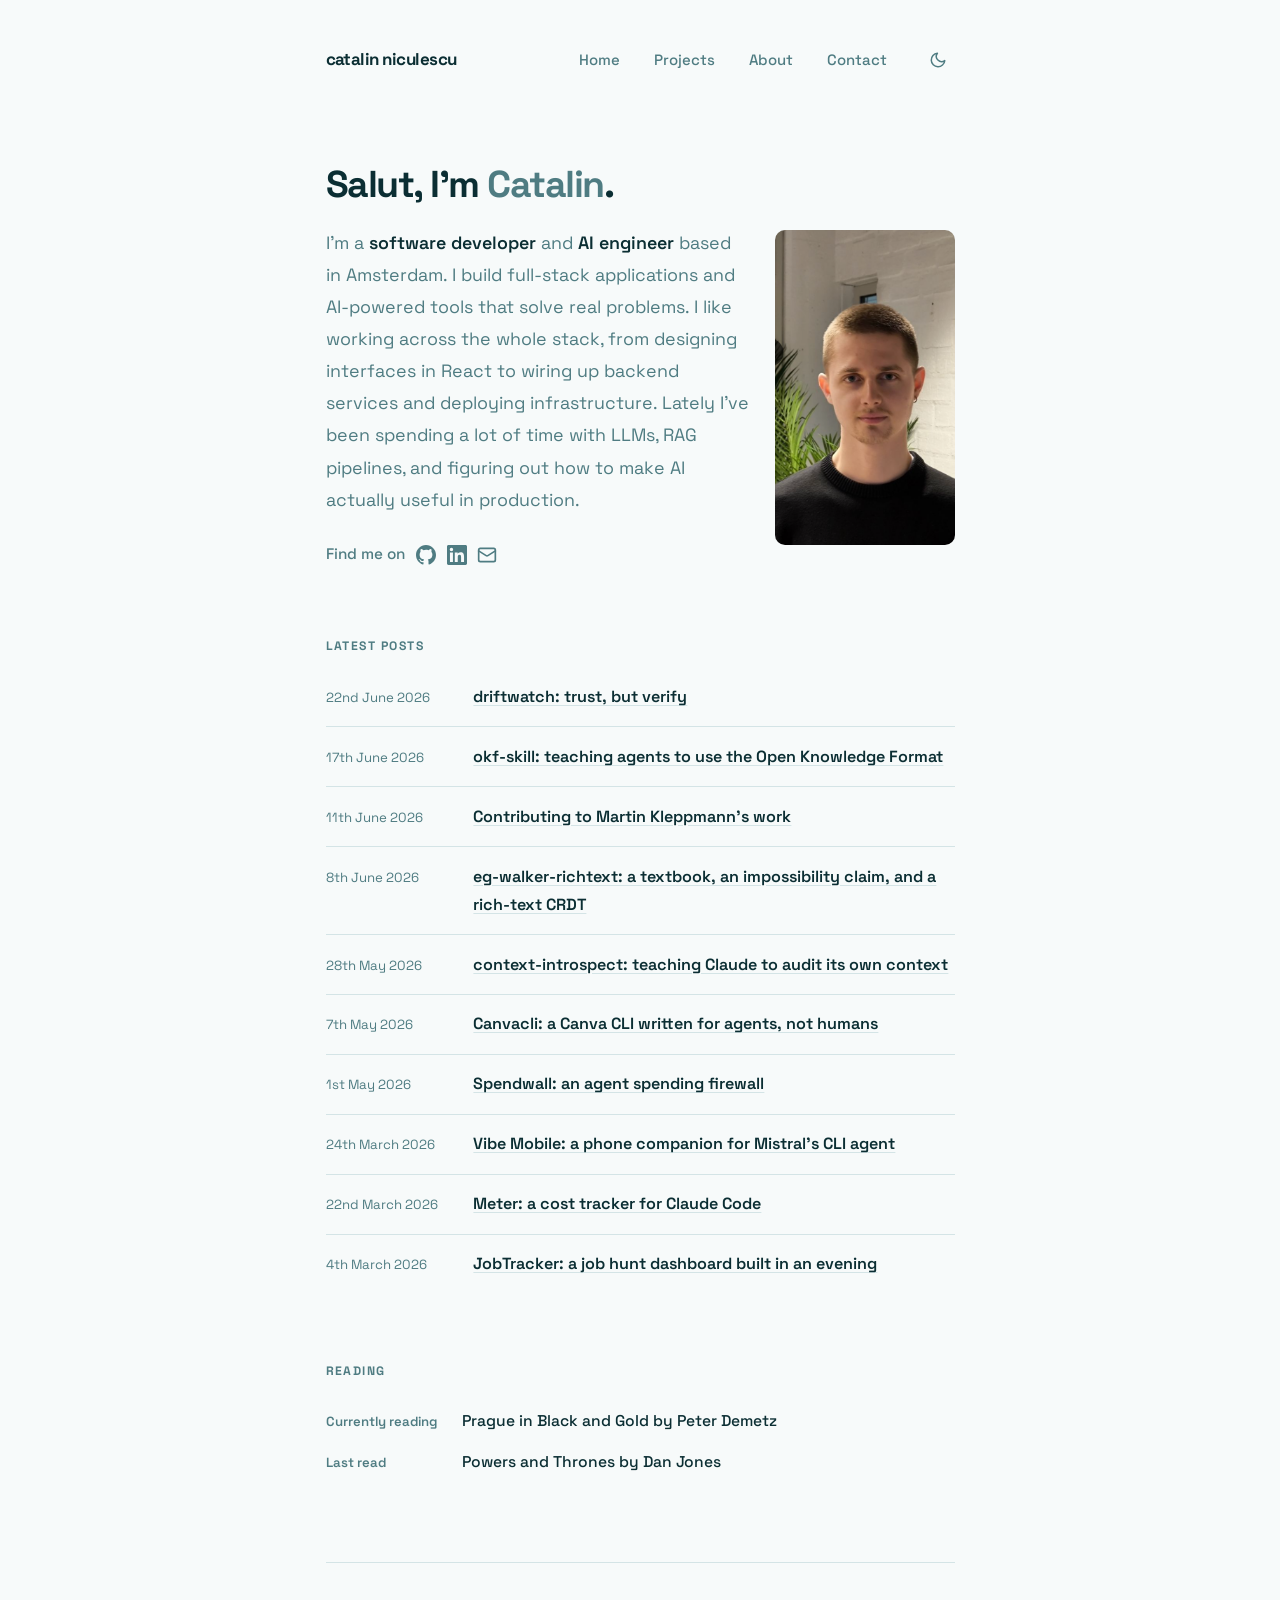
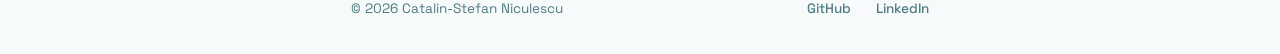
<file: index.html>
<!DOCTYPE html>
<html lang="en">
<head>
  <meta charset="UTF-8">
  <meta name="viewport" content="width=device-width, initial-scale=1.0">
  <link rel="icon" type="image/svg+xml" href="favicon.svg">
  <meta name="theme-color" content="#f7fafa" media="(prefers-color-scheme: light)">
  <meta name="theme-color" content="#0c1f22" media="(prefers-color-scheme: dark)">
  <script>(function(){try{var t=localStorage.getItem("theme");if(t)document.documentElement.setAttribute("data-theme",t);}catch(e){}})();</script>
  <title>Catalin-Stefan Niculescu</title>
  <link rel="preconnect" href="https://fonts.googleapis.com">
  <link rel="preconnect" href="https://fonts.gstatic.com" crossorigin>
  <link href="https://fonts.googleapis.com/css2?family=Space+Grotesk:wght@400;500;600;700&display=swap" rel="stylesheet">
  <link rel="stylesheet" href="style.css">
</head>
<body>

  <nav>
    <div class="container">
      <a href="index.html" class="nav-name">catalin niculescu</a>
      <ul class="nav-links">
        <li><a href="index.html" class="active">Home</a></li>
        <li><a href="projects.html">Projects</a></li>
        <li><a href="about.html">About</a></li>
        <li><a href="contact.html">Contact</a></li>
        <li class="nav-toggle-li">
          <button type="button" class="theme-toggle" aria-label="Toggle dark mode" title="Toggle theme">
            <svg class="icon-moon" viewBox="0 0 24 24" fill="none" stroke="currentColor" stroke-width="2" stroke-linecap="round" stroke-linejoin="round"><path d="M21 12.79A9 9 0 1 1 11.21 3 7 7 0 0 0 21 12.79z"/></svg>
            <svg class="icon-sun" viewBox="0 0 24 24" fill="none" stroke="currentColor" stroke-width="2" stroke-linecap="round" stroke-linejoin="round"><circle cx="12" cy="12" r="5"/><line x1="12" y1="1" x2="12" y2="3"/><line x1="12" y1="21" x2="12" y2="23"/><line x1="4.22" y1="4.22" x2="5.64" y2="5.64"/><line x1="18.36" y1="18.36" x2="19.78" y2="19.78"/><line x1="1" y1="12" x2="3" y2="12"/><line x1="21" y1="12" x2="23" y2="12"/><line x1="4.22" y1="19.78" x2="5.64" y2="18.36"/><line x1="18.36" y1="5.64" x2="19.78" y2="4.22"/></svg>
          </button>
        </li>
      </ul>
    </div>
  </nav>

  <main class="container">

    <div class="hero">
      <h1>Salut, I'm <span>Catalin</span>.</h1>
      <img src="photo.png" alt="Catalin-Stefan Niculescu" class="hero-photo">
      <p class="hero-text">
        I'm a <strong>software developer</strong> and <strong>AI engineer</strong> based in Amsterdam.
        I build full-stack applications and AI-powered tools that solve real problems. I like working across the whole stack, from designing interfaces in React to wiring up backend services and deploying infrastructure. Lately I've been spending a lot of time with LLMs, RAG pipelines, and figuring out how to make AI actually useful in production.
      </p>
      <div class="find-me">
        <span>Find me on</span>
        <div class="social-icons">
          <a href="https://github.com/catancs" target="_blank" rel="noopener" title="GitHub">
            <svg viewBox="0 0 24 24" fill="currentColor"><path d="M12 0C5.374 0 0 5.373 0 12c0 5.302 3.438 9.8 8.207 11.387.599.111.793-.261.793-.577v-2.234c-3.338.726-4.033-1.416-4.033-1.416-.546-1.387-1.333-1.756-1.333-1.756-1.089-.745.083-.729.083-.729 1.205.084 1.839 1.237 1.839 1.237 1.07 1.834 2.807 1.304 3.492.997.107-.775.418-1.305.762-1.604-2.665-.305-5.467-1.334-5.467-5.931 0-1.311.469-2.381 1.236-3.221-.124-.303-.535-1.524.117-3.176 0 0 1.008-.322 3.301 1.23A11.509 11.509 0 0 1 12 5.803c1.02.005 2.047.138 3.006.404 2.291-1.552 3.297-1.23 3.297-1.23.653 1.653.242 2.874.118 3.176.77.84 1.235 1.911 1.235 3.221 0 4.609-2.807 5.624-5.479 5.921.43.372.823 1.102.823 2.222v3.293c0 .319.192.694.801.576C20.566 21.797 24 17.3 24 12c0-6.627-5.373-12-12-12z"/></svg>
          </a>
          <a href="https://www.linkedin.com/in/catalin-stefan-niculescu-9aa531197/" target="_blank" rel="noopener" title="LinkedIn">
            <svg viewBox="0 0 24 24" fill="currentColor"><path d="M20.447 20.452h-3.554v-5.569c0-1.328-.027-3.037-1.852-3.037-1.853 0-2.136 1.445-2.136 2.939v5.667H9.351V9h3.414v1.561h.046c.477-.9 1.637-1.85 3.37-1.85 3.601 0 4.267 2.37 4.267 5.455v6.286zM5.337 7.433a2.062 2.062 0 0 1-2.063-2.065 2.064 2.064 0 1 1 2.063 2.065zm1.782 13.019H3.555V9h3.564v11.452zM22.225 0H1.771C.792 0 0 .774 0 1.729v20.542C0 23.227.792 24 1.771 24h20.451C23.2 24 24 23.227 24 22.271V1.729C24 .774 23.2 0 22.222 0h.003z"/></svg>
          </a>
          <a href="mailto:catalinniculescu20@gmail.com" title="Email">
            <svg viewBox="0 0 24 24" fill="none" stroke="currentColor" stroke-width="2" stroke-linecap="round" stroke-linejoin="round"><rect x="2" y="4" width="20" height="16" rx="2"/><path d="m22 7-8.97 5.7a1.94 1.94 0 0 1-2.06 0L2 7"/></svg>
          </a>
        </div>
      </div>
    </div>

    <section>
      <div class="section-label">Latest Posts</div>
      <div class="post-list">
        <a href="posts/driftwatch.html" class="post-item">
          <span class="post-date">22nd June 2026</span>
          <span class="post-title">driftwatch: trust, but verify</span>
        </a>
        <a href="posts/okf-skill.html" class="post-item">
          <span class="post-date">17th June 2026</span>
          <span class="post-title">okf-skill: teaching agents to use the Open Knowledge Format</span>
        </a>
        <a href="posts/automerge-fork-contribution.html" class="post-item">
          <span class="post-date">11th June 2026</span>
          <span class="post-title">Contributing to Martin Kleppmann's work</span>
        </a>
        <a href="posts/eg-walker-richtext.html" class="post-item">
          <span class="post-date">8th June 2026</span>
          <span class="post-title">eg-walker-richtext: a textbook, an impossibility claim, and a rich-text CRDT</span>
        </a>
        <a href="posts/context-introspect.html" class="post-item">
          <span class="post-date">28th May 2026</span>
          <span class="post-title">context-introspect: teaching Claude to audit its own context</span>
        </a>
        <a href="posts/canvacli.html" class="post-item">
          <span class="post-date">7th May 2026</span>
          <span class="post-title">Canvacli: a Canva CLI written for agents, not humans</span>
        </a>
        <a href="posts/spendwall.html" class="post-item">
          <span class="post-date">1st May 2026</span>
          <span class="post-title">Spendwall: an agent spending firewall</span>
        </a>
        <a href="posts/vibe-mobile.html" class="post-item">
          <span class="post-date">24th March 2026</span>
          <span class="post-title">Vibe Mobile: a phone companion for Mistral's CLI agent</span>
        </a>
        <a href="posts/meter-tool-for-claude-code.html" class="post-item">
          <span class="post-date">22nd March 2026</span>
          <span class="post-title">Meter: a cost tracker for Claude Code</span>
        </a>
        <a href="posts/jobtracker.html" class="post-item">
          <span class="post-date">4th March 2026</span>
          <span class="post-title">JobTracker: a job hunt dashboard built in an evening</span>
        </a>
      </div>
    </section>

    <section>
      <div class="section-label">Reading</div>
      <div class="reading-list">
        <div class="reading-item">
          <span class="reading-label">Currently reading</span>
          <span class="reading-value">Prague in Black and Gold by Peter Demetz</span>
        </div>
        <div class="reading-item">
          <span class="reading-label">Last read</span>
          <span class="reading-value">Powers and Thrones by Dan Jones</span>
        </div>
      </div>
    </section>

  <footer>
    <div class="container">
      <span>&copy; 2026 Catalin-Stefan Niculescu</span>
      <div class="footer-links">
        <a href="https://github.com/catancs" target="_blank" rel="noopener">GitHub</a>
        <a href="https://www.linkedin.com/in/catalin-stefan-niculescu-9aa531197/" target="_blank" rel="noopener">LinkedIn</a>
      </div>
    </div>
  </footer>

  <script src="theme.js"></script>

</body>
</html>
</file>
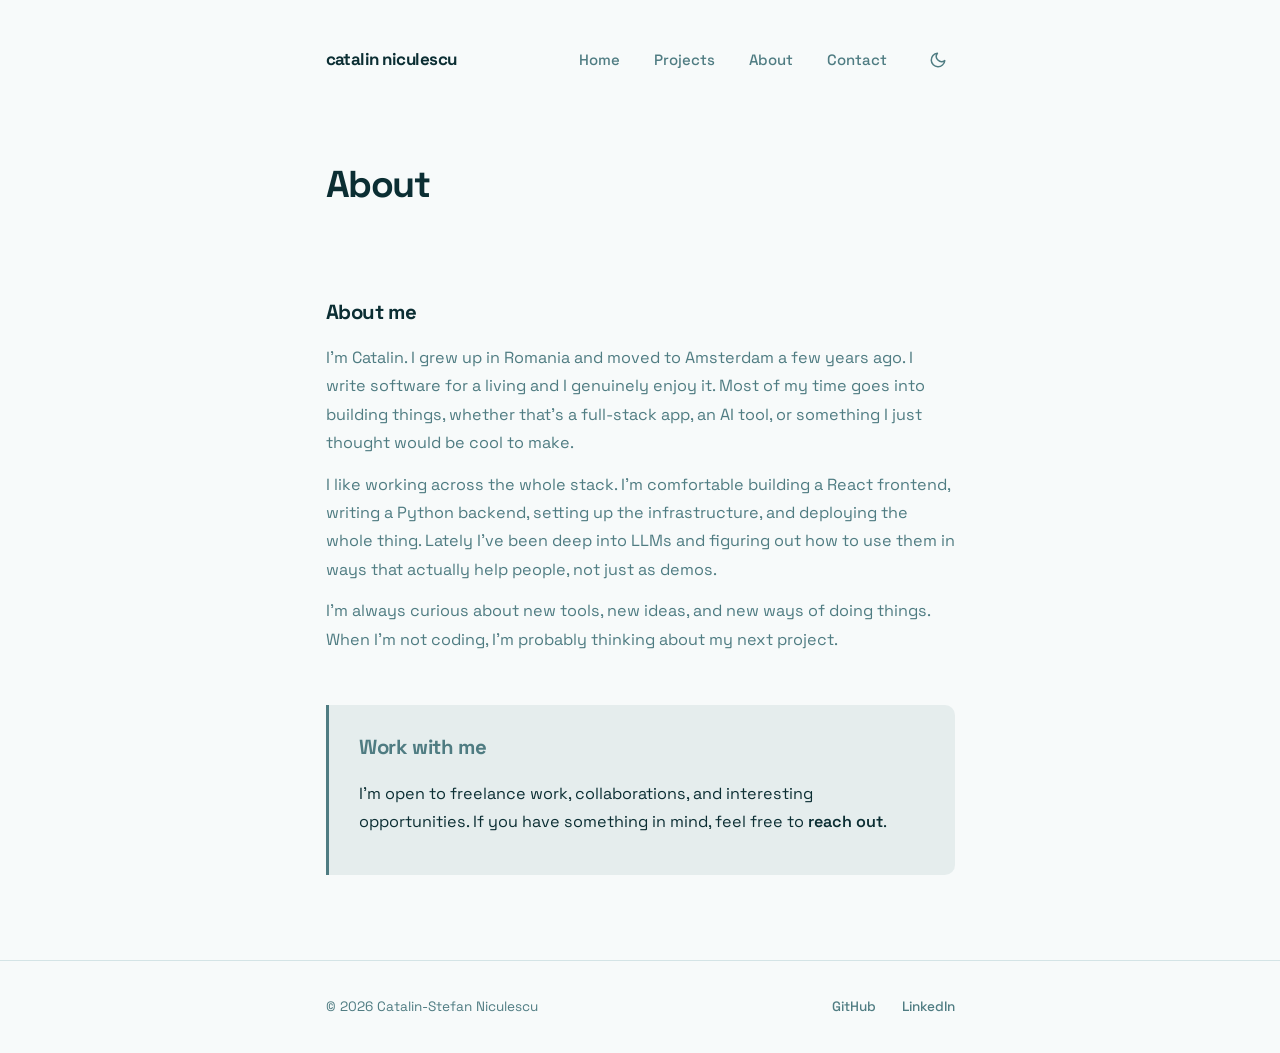
<file: about.html>
<!DOCTYPE html>
<html lang="en">
<head>
  <meta charset="UTF-8">
  <meta name="viewport" content="width=device-width, initial-scale=1.0">
  <link rel="icon" type="image/svg+xml" href="favicon.svg">
  <meta name="theme-color" content="#f7fafa" media="(prefers-color-scheme: light)">
  <meta name="theme-color" content="#0c1f22" media="(prefers-color-scheme: dark)">
  <script>(function(){try{var t=localStorage.getItem("theme");if(t)document.documentElement.setAttribute("data-theme",t);}catch(e){}})();</script>
  <title>About - Catalin-Stefan Niculescu</title>
  <link rel="preconnect" href="https://fonts.googleapis.com">
  <link rel="preconnect" href="https://fonts.gstatic.com" crossorigin>
  <link href="https://fonts.googleapis.com/css2?family=Space+Grotesk:wght@400;500;600;700&display=swap" rel="stylesheet">
  <link rel="stylesheet" href="style.css">
</head>
<body>

  <nav>
    <div class="container">
      <a href="index.html" class="nav-name">catalin niculescu</a>
      <ul class="nav-links">
        <li><a href="index.html">Home</a></li>
        <li><a href="projects.html">Projects</a></li>
        <li><a href="about.html" class="active">About</a></li>
        <li><a href="contact.html">Contact</a></li>
        <li class="nav-toggle-li">
          <button type="button" class="theme-toggle" aria-label="Toggle dark mode" title="Toggle theme">
            <svg class="icon-moon" viewBox="0 0 24 24" fill="none" stroke="currentColor" stroke-width="2" stroke-linecap="round" stroke-linejoin="round"><path d="M21 12.79A9 9 0 1 1 11.21 3 7 7 0 0 0 21 12.79z"/></svg>
            <svg class="icon-sun" viewBox="0 0 24 24" fill="none" stroke="currentColor" stroke-width="2" stroke-linecap="round" stroke-linejoin="round"><circle cx="12" cy="12" r="5"/><line x1="12" y1="1" x2="12" y2="3"/><line x1="12" y1="21" x2="12" y2="23"/><line x1="4.22" y1="4.22" x2="5.64" y2="5.64"/><line x1="18.36" y1="18.36" x2="19.78" y2="19.78"/><line x1="1" y1="12" x2="3" y2="12"/><line x1="21" y1="12" x2="23" y2="12"/><line x1="4.22" y1="19.78" x2="5.64" y2="18.36"/><line x1="18.36" y1="5.64" x2="19.78" y2="4.22"/></svg>
          </button>
        </li>
      </ul>
    </div>
  </nav>

  <main class="container">

    <div class="hero">
      <h1>About</h1>
    </div>

    <div class="about-block">
      <h2>About me</h2>
      <p>
        I'm Catalin. I grew up in Romania and moved to Amsterdam a few years ago. I write software for a living and I genuinely enjoy it. Most of my time goes into building things, whether that's a full-stack app, an AI tool, or something I just thought would be cool to make.
      </p>
      <p>
        I like working across the whole stack. I'm comfortable building a React frontend, writing a Python backend, setting up the infrastructure, and deploying the whole thing. Lately I've been deep into LLMs and figuring out how to use them in ways that actually help people, not just as demos.
      </p>
      <p>
        I'm always curious about new tools, new ideas, and new ways of doing things. When I'm not coding, I'm probably thinking about my next project.
      </p>
    </div>

    <div class="about-block">
      <div class="work-with-me">
        <h2>Work with me</h2>
        <p>
          I'm open to freelance work, collaborations, and interesting opportunities. If you have something in mind, feel free to <a href="contact.html"><strong>reach out</strong></a>.
        </p>
      </div>
    </div>

  </main>

  <footer>
    <div class="container">
      <span>&copy; 2026 Catalin-Stefan Niculescu</span>
      <div class="footer-links">
        <a href="https://github.com/catancs" target="_blank" rel="noopener">GitHub</a>
        <a href="https://www.linkedin.com/in/catalin-stefan-niculescu-9aa531197/" target="_blank" rel="noopener">LinkedIn</a>
      </div>
    </div>
  </footer>

  <script src="theme.js"></script>

</body>
</html>
</file>
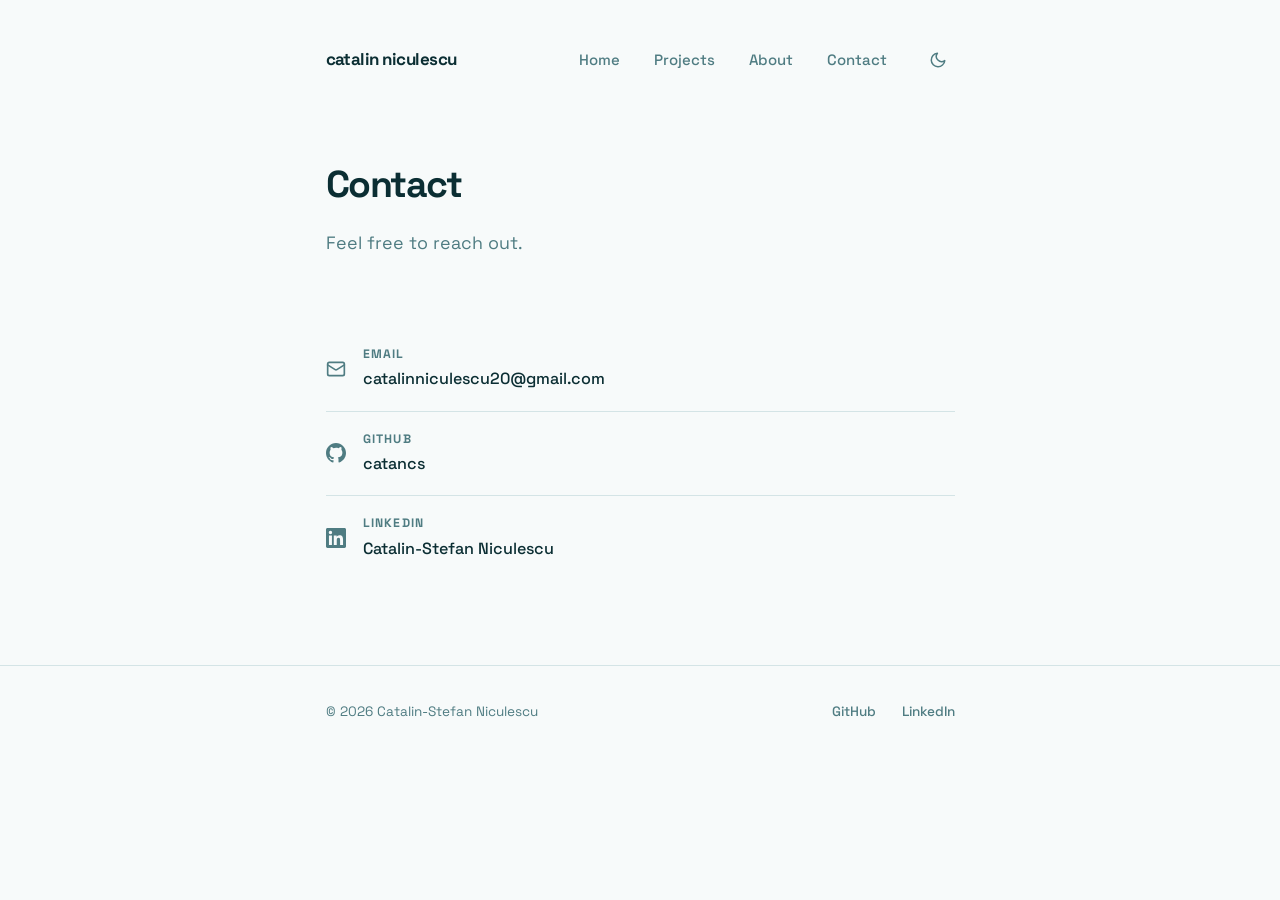
<file: contact.html>
<!DOCTYPE html>
<html lang="en">
<head>
  <meta charset="UTF-8">
  <meta name="viewport" content="width=device-width, initial-scale=1.0">
  <link rel="icon" type="image/svg+xml" href="favicon.svg">
  <meta name="theme-color" content="#f7fafa" media="(prefers-color-scheme: light)">
  <meta name="theme-color" content="#0c1f22" media="(prefers-color-scheme: dark)">
  <script>(function(){try{var t=localStorage.getItem("theme");if(t)document.documentElement.setAttribute("data-theme",t);}catch(e){}})();</script>
  <title>Contact - Catalin-Stefan Niculescu</title>
  <link rel="preconnect" href="https://fonts.googleapis.com">
  <link rel="preconnect" href="https://fonts.gstatic.com" crossorigin>
  <link href="https://fonts.googleapis.com/css2?family=Space+Grotesk:wght@400;500;600;700&display=swap" rel="stylesheet">
  <link rel="stylesheet" href="style.css">
</head>
<body>

  <nav>
    <div class="container">
      <a href="index.html" class="nav-name">catalin niculescu</a>
      <ul class="nav-links">
        <li><a href="index.html">Home</a></li>
        <li><a href="projects.html">Projects</a></li>
        <li><a href="about.html">About</a></li>
        <li><a href="contact.html" class="active">Contact</a></li>
        <li class="nav-toggle-li">
          <button type="button" class="theme-toggle" aria-label="Toggle dark mode" title="Toggle theme">
            <svg class="icon-moon" viewBox="0 0 24 24" fill="none" stroke="currentColor" stroke-width="2" stroke-linecap="round" stroke-linejoin="round"><path d="M21 12.79A9 9 0 1 1 11.21 3 7 7 0 0 0 21 12.79z"/></svg>
            <svg class="icon-sun" viewBox="0 0 24 24" fill="none" stroke="currentColor" stroke-width="2" stroke-linecap="round" stroke-linejoin="round"><circle cx="12" cy="12" r="5"/><line x1="12" y1="1" x2="12" y2="3"/><line x1="12" y1="21" x2="12" y2="23"/><line x1="4.22" y1="4.22" x2="5.64" y2="5.64"/><line x1="18.36" y1="18.36" x2="19.78" y2="19.78"/><line x1="1" y1="12" x2="3" y2="12"/><line x1="21" y1="12" x2="23" y2="12"/><line x1="4.22" y1="19.78" x2="5.64" y2="18.36"/><line x1="18.36" y1="5.64" x2="19.78" y2="4.22"/></svg>
          </button>
        </li>
      </ul>
    </div>
  </nav>

  <main class="container">

    <div class="hero">
      <h1>Contact</h1>
      <p class="hero-text">Feel free to reach out.</p>
    </div>

    <section>
      <div class="contact-list">

        <a href="mailto:catalinniculescu20@gmail.com" class="contact-row">
          <svg viewBox="0 0 24 24" fill="none" stroke="currentColor" stroke-width="2" stroke-linecap="round" stroke-linejoin="round"><rect x="2" y="4" width="20" height="16" rx="2"/><path d="m22 7-8.97 5.7a1.94 1.94 0 0 1-2.06 0L2 7"/></svg>
          <div>
            <div class="label">Email</div>
            <div class="value">catalinniculescu20@gmail.com</div>
          </div>
        </a>

        <a href="https://github.com/catancs" target="_blank" rel="noopener" class="contact-row">
          <svg viewBox="0 0 24 24" fill="currentColor"><path d="M12 0C5.374 0 0 5.373 0 12c0 5.302 3.438 9.8 8.207 11.387.599.111.793-.261.793-.577v-2.234c-3.338.726-4.033-1.416-4.033-1.416-.546-1.387-1.333-1.756-1.333-1.756-1.089-.745.083-.729.083-.729 1.205.084 1.839 1.237 1.839 1.237 1.07 1.834 2.807 1.304 3.492.997.107-.775.418-1.305.762-1.604-2.665-.305-5.467-1.334-5.467-5.931 0-1.311.469-2.381 1.236-3.221-.124-.303-.535-1.524.117-3.176 0 0 1.008-.322 3.301 1.23A11.509 11.509 0 0 1 12 5.803c1.02.005 2.047.138 3.006.404 2.291-1.552 3.297-1.23 3.297-1.23.653 1.653.242 2.874.118 3.176.77.84 1.235 1.911 1.235 3.221 0 4.609-2.807 5.624-5.479 5.921.43.372.823 1.102.823 2.222v3.293c0 .319.192.694.801.576C20.566 21.797 24 17.3 24 12c0-6.627-5.373-12-12-12z"/></svg>
          <div>
            <div class="label">GitHub</div>
            <div class="value">catancs</div>
          </div>
        </a>

        <a href="https://www.linkedin.com/in/catalin-stefan-niculescu-9aa531197/" target="_blank" rel="noopener" class="contact-row">
          <svg viewBox="0 0 24 24" fill="currentColor"><path d="M20.447 20.452h-3.554v-5.569c0-1.328-.027-3.037-1.852-3.037-1.853 0-2.136 1.445-2.136 2.939v5.667H9.351V9h3.414v1.561h.046c.477-.9 1.637-1.85 3.37-1.85 3.601 0 4.267 2.37 4.267 5.455v6.286zM5.337 7.433a2.062 2.062 0 0 1-2.063-2.065 2.064 2.064 0 1 1 2.063 2.065zm1.782 13.019H3.555V9h3.564v11.452zM22.225 0H1.771C.792 0 0 .774 0 1.729v20.542C0 23.227.792 24 1.771 24h20.451C23.2 24 24 23.227 24 22.271V1.729C24 .774 23.2 0 22.222 0h.003z"/></svg>
          <div>
            <div class="label">LinkedIn</div>
            <div class="value">Catalin-Stefan Niculescu</div>
          </div>
        </a>

      </div>
    </section>

  </main>

  <footer>
    <div class="container">
      <span>&copy; 2026 Catalin-Stefan Niculescu</span>
      <div class="footer-links">
        <a href="https://github.com/catancs" target="_blank" rel="noopener">GitHub</a>
        <a href="https://www.linkedin.com/in/catalin-stefan-niculescu-9aa531197/" target="_blank" rel="noopener">LinkedIn</a>
      </div>
    </div>
  </footer>

  <script src="theme.js"></script>

</body>
</html>
</file>
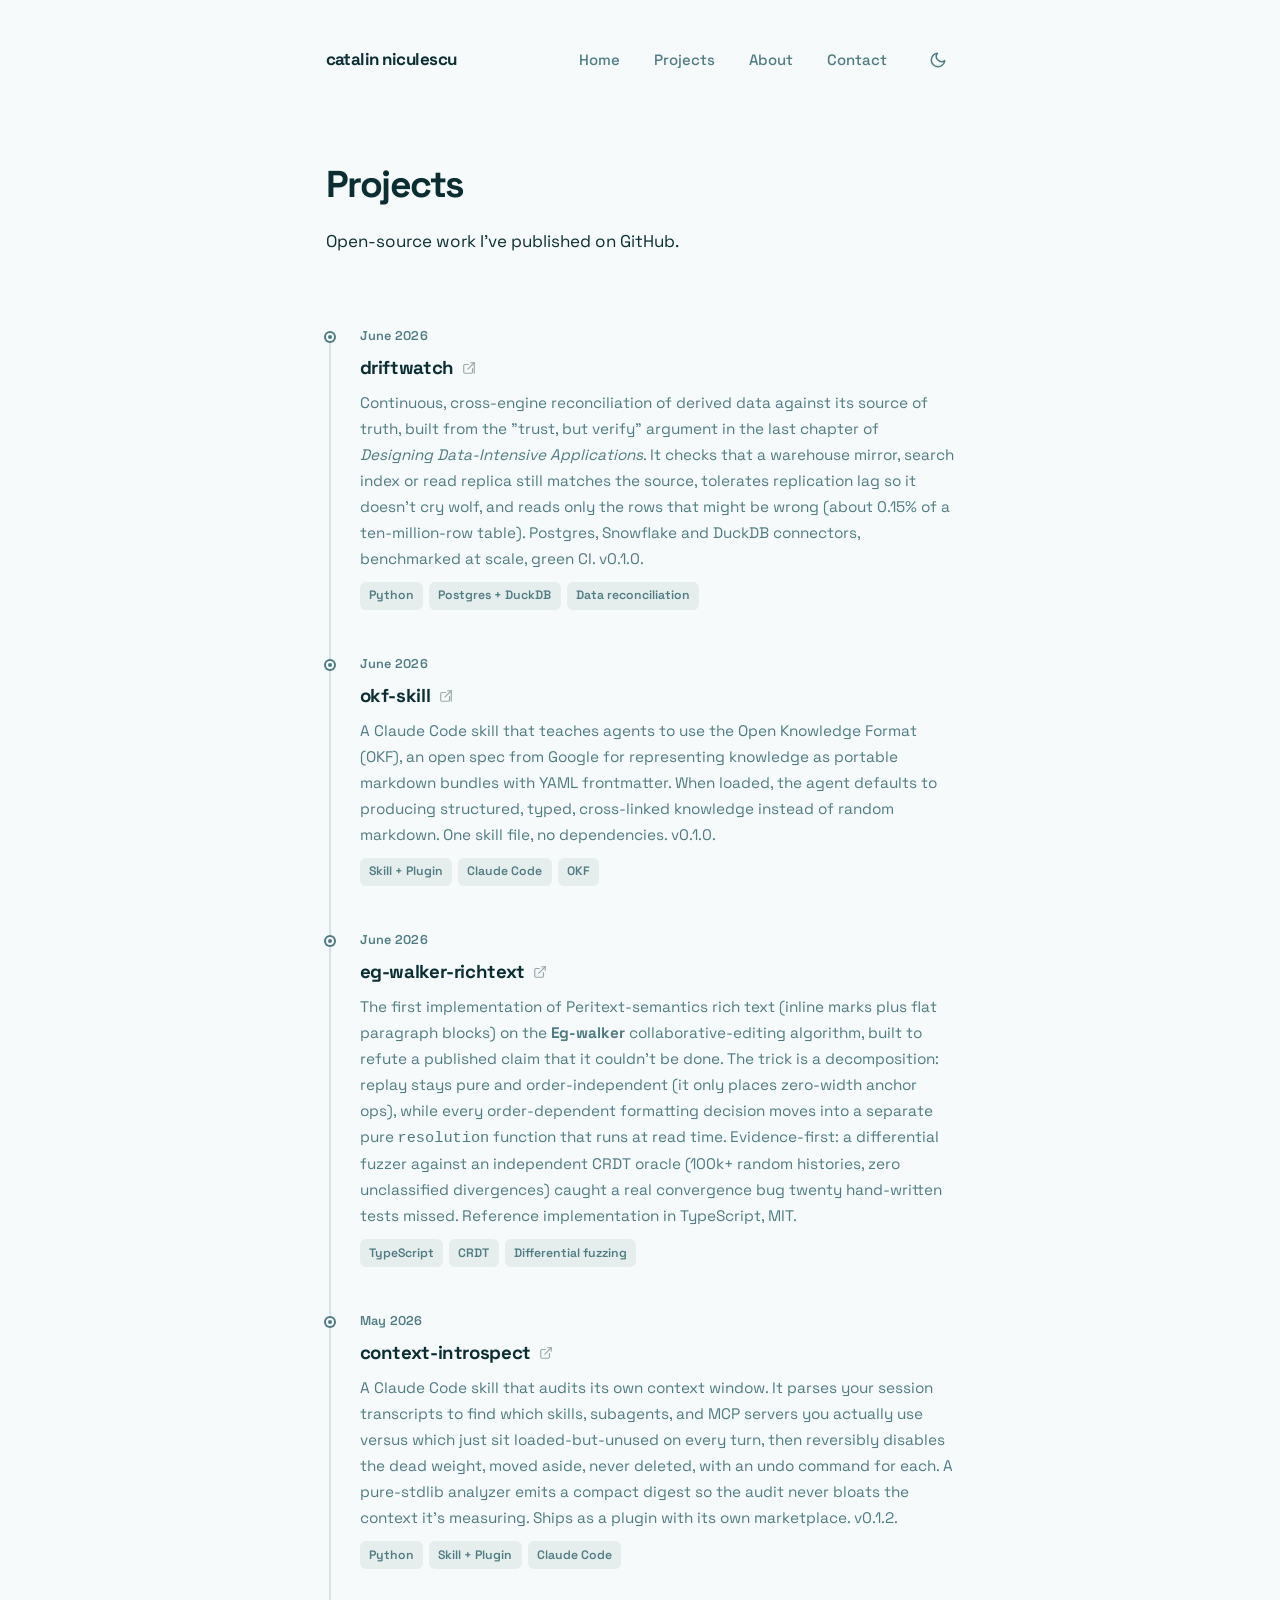
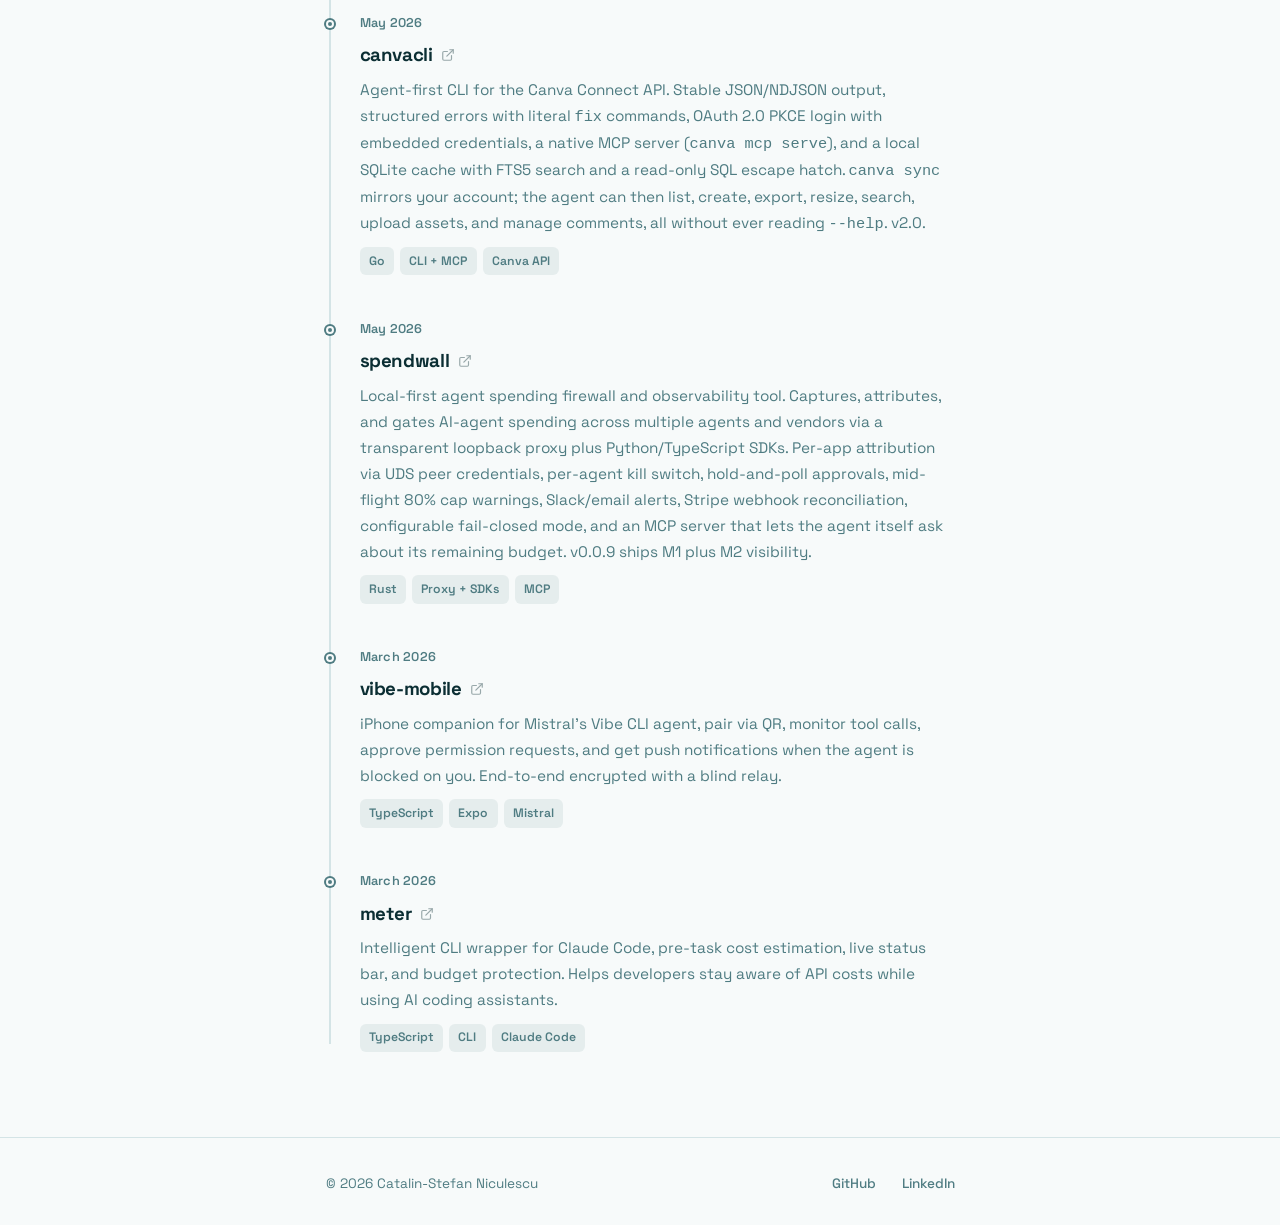
<file: projects.html>
<!DOCTYPE html>
<html lang="en">
<head>
  <meta charset="UTF-8">
  <meta name="viewport" content="width=device-width, initial-scale=1.0">
  <link rel="icon" type="image/svg+xml" href="favicon.svg">
  <meta name="theme-color" content="#f7fafa" media="(prefers-color-scheme: light)">
  <meta name="theme-color" content="#0c1f22" media="(prefers-color-scheme: dark)">
  <script>(function(){try{var t=localStorage.getItem("theme");if(t)document.documentElement.setAttribute("data-theme",t);}catch(e){}})();</script>
  <title>Projects - Catalin-Stefan Niculescu</title>
  <link rel="preconnect" href="https://fonts.googleapis.com">
  <link rel="preconnect" href="https://fonts.gstatic.com" crossorigin>
  <link href="https://fonts.googleapis.com/css2?family=Space+Grotesk:wght@400;500;600;700&display=swap" rel="stylesheet">
  <link rel="stylesheet" href="style.css">
</head>
<body>

  <nav>
    <div class="container">
      <a href="index.html" class="nav-name">catalin niculescu</a>
      <ul class="nav-links">
        <li><a href="index.html">Home</a></li>
        <li><a href="projects.html" class="active">Projects</a></li>
        <li><a href="about.html">About</a></li>
        <li><a href="contact.html">Contact</a></li>
        <li class="nav-toggle-li">
          <button type="button" class="theme-toggle" aria-label="Toggle dark mode" title="Toggle theme">
            <svg class="icon-moon" viewBox="0 0 24 24" fill="none" stroke="currentColor" stroke-width="2" stroke-linecap="round" stroke-linejoin="round"><path d="M21 12.79A9 9 0 1 1 11.21 3 7 7 0 0 0 21 12.79z"/></svg>
            <svg class="icon-sun" viewBox="0 0 24 24" fill="none" stroke="currentColor" stroke-width="2" stroke-linecap="round" stroke-linejoin="round"><circle cx="12" cy="12" r="5"/><line x1="12" y1="1" x2="12" y2="3"/><line x1="12" y1="21" x2="12" y2="23"/><line x1="4.22" y1="4.22" x2="5.64" y2="5.64"/><line x1="18.36" y1="18.36" x2="19.78" y2="19.78"/><line x1="1" y1="12" x2="3" y2="12"/><line x1="21" y1="12" x2="23" y2="12"/><line x1="4.22" y1="19.78" x2="5.64" y2="18.36"/><line x1="18.36" y1="5.64" x2="19.78" y2="4.22"/></svg>
          </button>
        </li>
      </ul>
    </div>
  </nav>

  <main class="container">

    <div class="hero">
      <h1>Projects</h1>
      <p>Open-source work I've published on GitHub.</p>
    </div>

    <section>
      <div class="timeline">

        <div class="timeline-item">
          <div class="timeline-date">June 2026</div>
          <div class="timeline-title">
            <a href="https://github.com/catancs/driftwatch" target="_blank" rel="noopener">
              driftwatch
              <svg viewBox="0 0 24 24" fill="none" stroke="currentColor" stroke-width="2" stroke-linecap="round" stroke-linejoin="round"><path d="M18 13v6a2 2 0 0 1-2 2H5a2 2 0 0 1-2-2V8a2 2 0 0 1 2-2h6"/><polyline points="15 3 21 3 21 21 9"/><line x1="10" y1="14" x2="21" y2="3"/></svg>
            </a>
          </div>
          <div class="timeline-desc">
            Continuous, cross-engine reconciliation of derived data against its source of truth, built from the "trust, but verify" argument in the last chapter of <em>Designing Data-Intensive Applications</em>. It checks that a warehouse mirror, search index or read replica still matches the source, tolerates replication lag so it doesn't cry wolf, and reads only the rows that might be wrong (about 0.15% of a ten-million-row table). Postgres, Snowflake and DuckDB connectors, benchmarked at scale, green CI. v0.1.0.
          </div>
          <div class="timeline-tags">
            <span class="timeline-tag">Python</span>
            <span class="timeline-tag">Postgres + DuckDB</span>
            <span class="timeline-tag">Data reconciliation</span>
          </div>
        </div>

        <div class="timeline-item">
          <div class="timeline-date">June 2026</div>
          <div class="timeline-title">
            <a href="https://github.com/catancs/okf-skill" target="_blank" rel="noopener">
              okf-skill
              <svg viewBox="0 0 24 24" fill="none" stroke="currentColor" stroke-width="2" stroke-linecap="round" stroke-linejoin="round"><path d="M18 13v6a2 2 0 0 1-2 2H5a2 2 0 0 1-2-2V8a2 2 0 0 1 2-2h6"/><polyline points="15 3 21 3 21 21 9"/><line x1="10" y1="14" x2="21" y2="3"/></svg>
            </a>
          </div>
          <div class="timeline-desc">
            A Claude Code skill that teaches agents to use the <a href="https://cloud.google.com/blog/products/data-analytics/how-the-open-knowledge-format-can-improve-data-sharing">Open Knowledge Format</a> (OKF), an open spec from Google for representing knowledge as portable markdown bundles with YAML frontmatter. When loaded, the agent defaults to producing structured, typed, cross-linked knowledge instead of random markdown. One skill file, no dependencies. v0.1.0.
          </div>
          <div class="timeline-tags">
            <span class="timeline-tag">Skill + Plugin</span>
            <span class="timeline-tag">Claude Code</span>
            <span class="timeline-tag">OKF</span>
          </div>
        </div>

        <div class="timeline-item">
          <div class="timeline-date">June 2026</div>
          <div class="timeline-title">
            <a href="https://github.com/catancs/eg-walker-richtext" target="_blank" rel="noopener">
              eg-walker-richtext
              <svg viewBox="0 0 24 24" fill="none" stroke="currentColor" stroke-width="2" stroke-linecap="round" stroke-linejoin="round"><path d="M18 13v6a2 2 0 0 1-2 2H5a2 2 0 0 1-2-2V8a2 2 0 0 1 2-2h6"/><polyline points="15 3 21 3 21 9"/><line x1="10" y1="14" x2="21" y2="3"/></svg>
            </a>
          </div>
          <div class="timeline-desc">
            The first implementation of Peritext-semantics rich text (inline marks plus flat paragraph blocks) on the <strong>Eg-walker</strong> collaborative-editing algorithm, built to refute a published claim that it couldn't be done. The trick is a decomposition: replay stays pure and order-independent (it only places zero-width anchor ops), while every order-dependent formatting decision moves into a separate pure <code>resolution</code> function that runs at read time. Evidence-first: a differential fuzzer against an independent CRDT oracle (100k+ random histories, zero unclassified divergences) caught a real convergence bug twenty hand-written tests missed. Reference implementation in TypeScript, MIT.
          </div>
          <div class="timeline-tags">
            <span class="timeline-tag">TypeScript</span>
            <span class="timeline-tag">CRDT</span>
            <span class="timeline-tag">Differential fuzzing</span>
          </div>
        </div>

        <div class="timeline-item">
          <div class="timeline-date">May 2026</div>
          <div class="timeline-title">
            <a href="https://github.com/catancs/context-introspect" target="_blank" rel="noopener">
              context-introspect
              <svg viewBox="0 0 24 24" fill="none" stroke="currentColor" stroke-width="2" stroke-linecap="round" stroke-linejoin="round"><path d="M18 13v6a2 2 0 0 1-2 2H5a2 2 0 0 1-2-2V8a2 2 0 0 1 2-2h6"/><polyline points="15 3 21 3 21 9"/><line x1="10" y1="14" x2="21" y2="3"/></svg>
            </a>
          </div>
          <div class="timeline-desc">
            A Claude Code skill that audits its own context window. It parses your session transcripts to find which skills, subagents, and MCP servers you actually use versus which just sit loaded-but-unused on every turn, then reversibly disables the dead weight, moved aside, never deleted, with an undo command for each. A pure-stdlib analyzer emits a compact digest so the audit never bloats the context it's measuring. Ships as a plugin with its own marketplace. v0.1.2.
          </div>
          <div class="timeline-tags">
            <span class="timeline-tag">Python</span>
            <span class="timeline-tag">Skill + Plugin</span>
            <span class="timeline-tag">Claude Code</span>
          </div>
        </div>

        <div class="timeline-item">
          <div class="timeline-date">May 2026</div>
          <div class="timeline-title">
            <a href="https://github.com/catancs/canvacli" target="_blank" rel="noopener">
              canvacli
              <svg viewBox="0 0 24 24" fill="none" stroke="currentColor" stroke-width="2" stroke-linecap="round" stroke-linejoin="round"><path d="M18 13v6a2 2 0 0 1-2 2H5a2 2 0 0 1-2-2V8a2 2 0 0 1 2-2h6"/><polyline points="15 3 21 3 21 9"/><line x1="10" y1="14" x2="21" y2="3"/></svg>
            </a>
          </div>
          <div class="timeline-desc">
            Agent-first CLI for the Canva Connect API. Stable JSON/NDJSON output, structured errors with literal <code>fix</code> commands, OAuth 2.0 PKCE login with embedded credentials, a native MCP server (<code>canva mcp serve</code>), and a local SQLite cache with FTS5 search and a read-only SQL escape hatch. <code>canva sync</code> mirrors your account; the agent can then list, create, export, resize, search, upload assets, and manage comments, all without ever reading <code>--help</code>. v2.0.
          </div>
          <div class="timeline-tags">
            <span class="timeline-tag">Go</span>
            <span class="timeline-tag">CLI + MCP</span>
            <span class="timeline-tag">Canva API</span>
          </div>
        </div>

        <div class="timeline-item">
          <div class="timeline-date">May 2026</div>
          <div class="timeline-title">
            <a href="https://github.com/catancs/spendwall" target="_blank" rel="noopener">
              spendwall
              <svg viewBox="0 0 24 24" fill="none" stroke="currentColor" stroke-width="2" stroke-linecap="round" stroke-linejoin="round"><path d="M18 13v6a2 2 0 0 1-2 2H5a2 2 0 0 1-2-2V8a2 2 0 0 1 2-2h6"/><polyline points="15 3 21 3 21 9"/><line x1="10" y1="14" x2="21" y2="3"/></svg>
            </a>
          </div>
          <div class="timeline-desc">
            Local-first agent spending firewall and observability tool. Captures, attributes, and gates AI-agent spending across multiple agents and vendors via a transparent loopback proxy plus Python/TypeScript SDKs. Per-app attribution via UDS peer credentials, per-agent kill switch, hold-and-poll approvals, mid-flight 80% cap warnings, Slack/email alerts, Stripe webhook reconciliation, configurable fail-closed mode, and an MCP server that lets the agent itself ask about its remaining budget. v0.0.9 ships M1 plus M2 visibility.
          </div>
          <div class="timeline-tags">
            <span class="timeline-tag">Rust</span>
            <span class="timeline-tag">Proxy + SDKs</span>
            <span class="timeline-tag">MCP</span>
          </div>
        </div>

        <div class="timeline-item">
          <div class="timeline-date">March 2026</div>
          <div class="timeline-title">
            <a href="https://github.com/catancs/vibe-mobile" target="_blank" rel="noopener">
              vibe-mobile
              <svg viewBox="0 0 24 24" fill="none" stroke="currentColor" stroke-width="2" stroke-linecap="round" stroke-linejoin="round"><path d="M18 13v6a2 2 0 0 1-2 2H5a2 2 0 0 1-2-2V8a2 2 0 0 1 2-2h6"/><polyline points="15 3 21 3 21 9"/><line x1="10" y1="14" x2="21" y2="3"/></svg>
            </a>
          </div>
          <div class="timeline-desc">
            iPhone companion for Mistral's Vibe CLI agent, pair via QR, monitor tool calls, approve permission requests, and get push notifications when the agent is blocked on you. End-to-end encrypted with a blind relay.
          </div>
          <div class="timeline-tags">
            <span class="timeline-tag">TypeScript</span>
            <span class="timeline-tag">Expo</span>
            <span class="timeline-tag">Mistral</span>
          </div>
        </div>

        <div class="timeline-item">
          <div class="timeline-date">March 2026</div>
          <div class="timeline-title">
            <a href="https://github.com/catancs/meter" target="_blank" rel="noopener">
              meter
              <svg viewBox="0 0 24 24" fill="none" stroke="currentColor" stroke-width="2" stroke-linecap="round" stroke-linejoin="round"><path d="M18 13v6a2 2 0 0 1-2 2H5a2 2 0 0 1-2-2V8a2 2 0 0 1 2-2h6"/><polyline points="15 3 21 3 21 9"/><line x1="10" y1="14" x2="21" y2="3"/></svg>
            </a>
          </div>
          <div class="timeline-desc">
            Intelligent CLI wrapper for Claude Code, pre-task cost estimation, live status bar, and budget protection. Helps developers stay aware of API costs while using AI coding assistants.
          </div>
          <div class="timeline-tags">
            <span class="timeline-tag">TypeScript</span>
            <span class="timeline-tag">CLI</span>
            <span class="timeline-tag">Claude Code</span>
          </div>
        </div>

      </div>
    </section>

  </main>

  <footer>
    <div class="container">
      <span>&copy; 2026 Catalin-Stefan Niculescu</span>
      <div class="footer-links">
        <a href="https://github.com/catancs" target="_blank" rel="noopener">GitHub</a>
        <a href="https://www.linkedin.com/in/catalin-stefan-niculescu-9aa531197/" target="_blank" rel="noopener">LinkedIn</a>
      </div>
    </div>
  </footer>

  <script src="theme.js"></script>

</body>
</html>
</file>
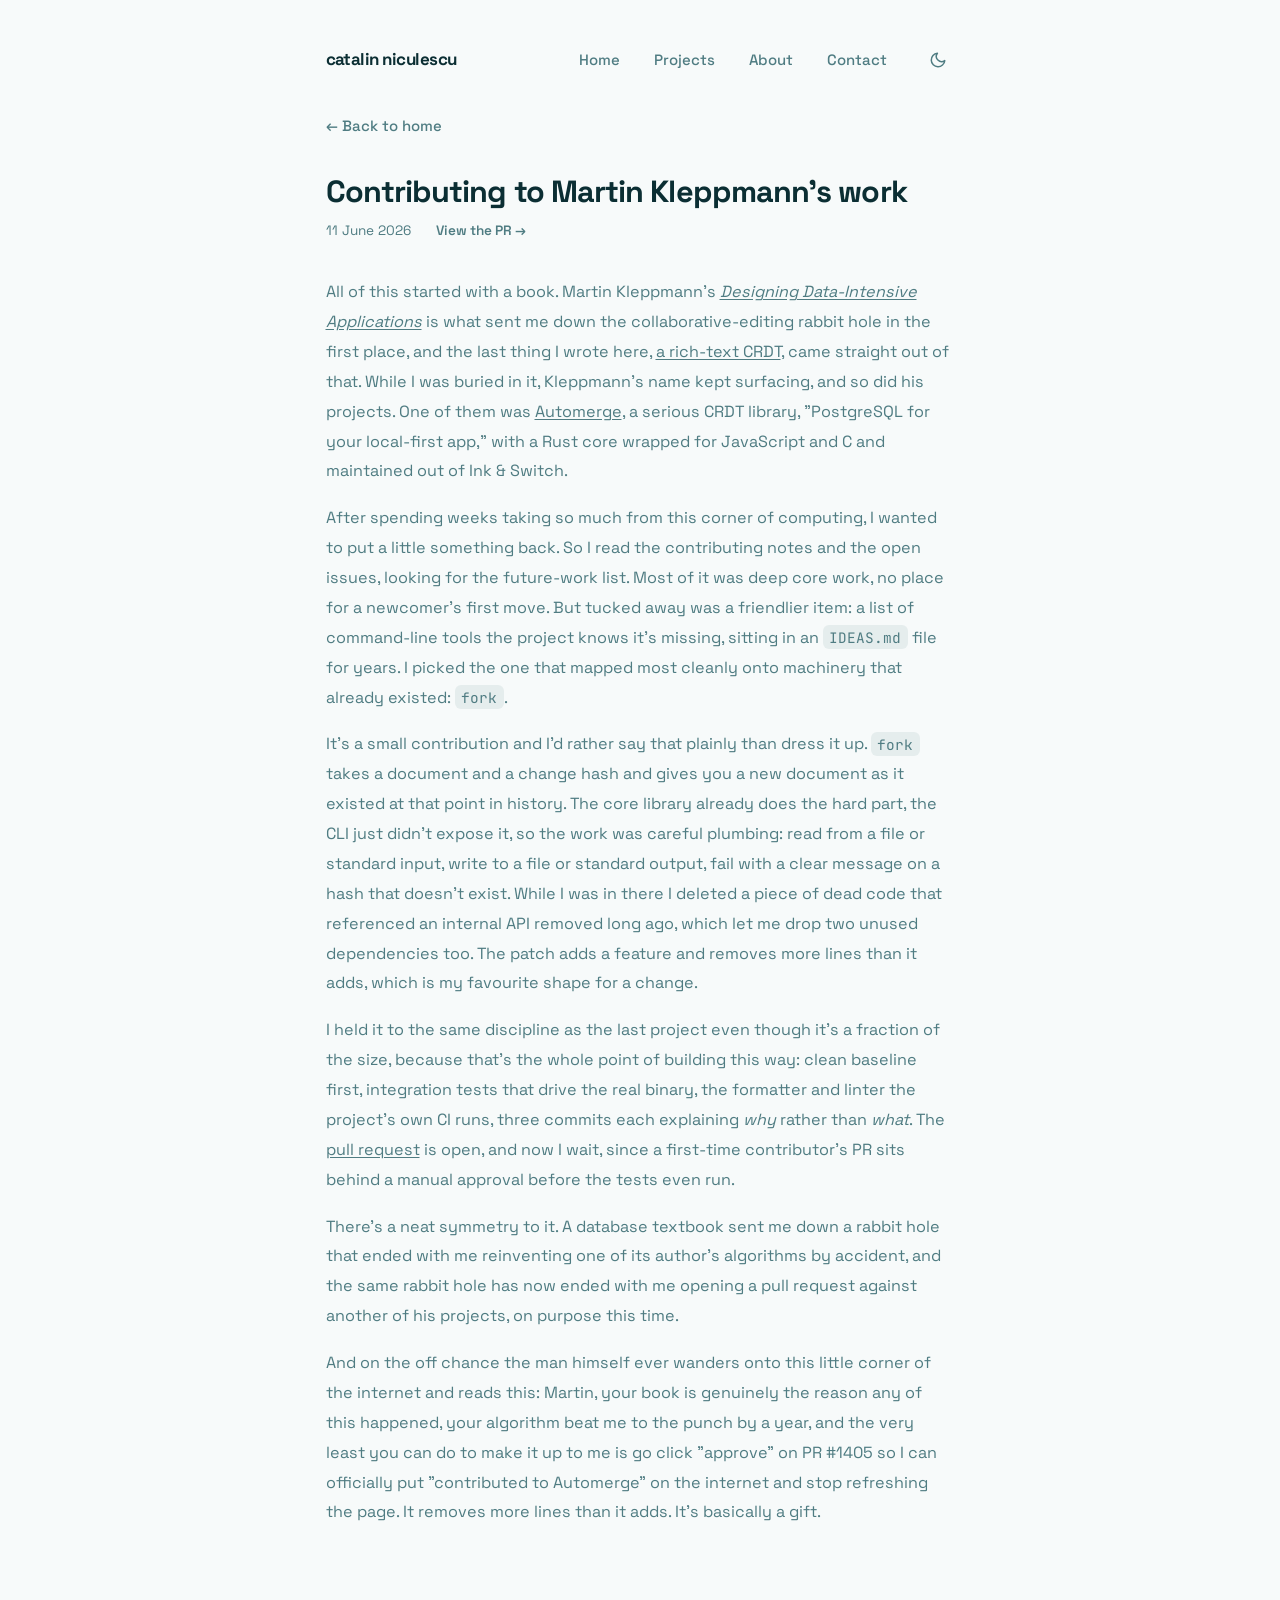
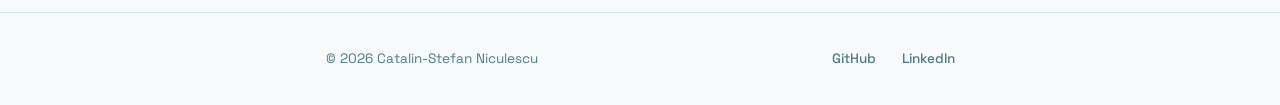
<file: posts/automerge-fork-contribution.html>
<!DOCTYPE html>
<html lang="en">
<head>
  <meta charset="UTF-8">
  <meta name="viewport" content="width=device-width, initial-scale=1.0">
  <link rel="icon" type="image/svg+xml" href="../favicon.svg">
  <meta name="theme-color" content="#f7fafa" media="(prefers-color-scheme: light)">
  <meta name="theme-color" content="#0c1f22" media="(prefers-color-scheme: dark)">
  <script>(function(){try{var t=localStorage.getItem("theme");if(t)document.documentElement.setAttribute("data-theme",t);}catch(e){}})();</script>
  <title>Contributing to Martin Kleppmann's work - Catalin-Stefan Niculescu</title>
  <link rel="preconnect" href="https://fonts.googleapis.com">
  <link rel="preconnect" href="https://fonts.gstatic.com" crossorigin>
  <link href="https://fonts.googleapis.com/css2?family=Space+Grotesk:wght@400;500;600;700&family=JetBrains+Mono:wght@400;600&display=swap" rel="stylesheet">
  <link rel="stylesheet" href="../style.css">
</head>
<body>

  <nav>
    <div class="container">
      <a href="../index.html" class="nav-name">catalin niculescu</a>
      <ul class="nav-links">
        <li><a href="../index.html">Home</a></li>
        <li><a href="../projects.html">Projects</a></li>
        <li><a href="../about.html">About</a></li>
        <li><a href="../contact.html">Contact</a></li>
        <li class="nav-toggle-li">
          <button type="button" class="theme-toggle" aria-label="Toggle dark mode" title="Toggle theme">
            <svg class="icon-moon" viewBox="0 0 24 24" fill="none" stroke="currentColor" stroke-width="2" stroke-linecap="round" stroke-linejoin="round"><path d="M21 12.79A9 9 0 1 1 11.21 3 7 7 0 0 0 21 12.79z"/></svg>
            <svg class="icon-sun" viewBox="0 0 24 24" fill="none" stroke="currentColor" stroke-width="2" stroke-linecap="round" stroke-linejoin="round"><circle cx="12" cy="12" r="5"/><line x1="12" y1="1" x2="12" y2="3"/><line x1="12" y1="21" x2="12" y2="23"/><line x1="4.22" y1="4.22" x2="5.64" y2="5.64"/><line x1="18.36" y1="18.36" x2="19.78" y2="19.78"/><line x1="1" y1="12" x2="3" y2="12"/><line x1="21" y1="12" x2="23" y2="12"/><line x1="4.22" y1="19.78" x2="5.64" y2="18.36"/><line x1="18.36" y1="5.64" x2="19.78" y2="4.22"/></svg>
          </button>
        </li>
      </ul>
    </div>
  </nav>

  <main class="container">

    <a href="../index.html" class="post-back">&larr; Back to home</a>

    <h1 style="font-size: 1.8rem; font-weight: 700; letter-spacing: -0.03em; line-height: 1.25; margin-bottom: 0.5rem;">Contributing to Martin Kleppmann's work</h1>

    <div class="post-meta">
      <span>11 June 2026</span>
      <a href="https://github.com/automerge/automerge/pull/1405" target="_blank" rel="noopener">View the PR &rarr;</a>
    </div>

    <div class="post-content">

      <p>
        All of this started with a book. Martin Kleppmann's <a href="https://dataintensive.net/" target="_blank" rel="noopener"><em>Designing Data-Intensive Applications</em></a> is what sent me down the collaborative-editing rabbit hole in the first place, and the last thing I wrote here, <a href="eg-walker-richtext.html">a rich-text CRDT</a>, came straight out of that. While I was buried in it, Kleppmann's name kept surfacing, and so did his projects. One of them was <a href="https://github.com/automerge/automerge" target="_blank" rel="noopener">Automerge</a>, a serious CRDT library, "PostgreSQL for your local-first app," with a Rust core wrapped for JavaScript and C and maintained out of Ink &amp; Switch.
      </p>

      <p>
        After spending weeks taking so much from this corner of computing, I wanted to put a little something back. So I read the contributing notes and the open issues, looking for the future-work list. Most of it was deep core work, no place for a newcomer's first move. But tucked away was a friendlier item: a list of command-line tools the project knows it's missing, sitting in an <code>IDEAS.md</code> file for years. I picked the one that mapped most cleanly onto machinery that already existed: <code>fork</code>.
      </p>

      <p>
        It's a small contribution and I'd rather say that plainly than dress it up. <code>fork</code> takes a document and a change hash and gives you a new document as it existed at that point in history. The core library already does the hard part, the CLI just didn't expose it, so the work was careful plumbing: read from a file or standard input, write to a file or standard output, fail with a clear message on a hash that doesn't exist. While I was in there I deleted a piece of dead code that referenced an internal API removed long ago, which let me drop two unused dependencies too. The patch adds a feature and removes more lines than it adds, which is my favourite shape for a change.
      </p>

      <p>
        I held it to the same discipline as the last project even though it's a fraction of the size, because that's the whole point of building this way: clean baseline first, integration tests that drive the real binary, the formatter and linter the project's own CI runs, three commits each explaining <em>why</em> rather than <em>what</em>. The <a href="https://github.com/automerge/automerge/pull/1405" target="_blank" rel="noopener">pull request</a> is open, and now I wait, since a first-time contributor's PR sits behind a manual approval before the tests even run.
      </p>

      <p>
        There's a neat symmetry to it. A database textbook sent me down a rabbit hole that ended with me reinventing one of its author's algorithms by accident, and the same rabbit hole has now ended with me opening a pull request against another of his projects, on purpose this time.
      </p>

      <p>
        And on the off chance the man himself ever wanders onto this little corner of the internet and reads this: Martin, your book is genuinely the reason any of this happened, your algorithm beat me to the punch by a year, and the very least you can do to make it up to me is go click "approve" on PR #1405 so I can officially put "contributed to Automerge" on the internet and stop refreshing the page. It removes more lines than it adds. It's basically a gift.
      </p>

    </div>

  </main>

  <footer>
    <div class="container">
      <span>&copy; 2026 Catalin-Stefan Niculescu</span>
      <div class="footer-links">
        <a href="https://github.com/catancs" target="_blank" rel="noopener">GitHub</a>
        <a href="https://www.linkedin.com/in/catalin-stefan-niculescu-9aa531197/" target="_blank" rel="noopener">LinkedIn</a>
      </div>
    </div>
  </footer>

  <script src="../theme.js"></script>

</body>
</html>
</file>
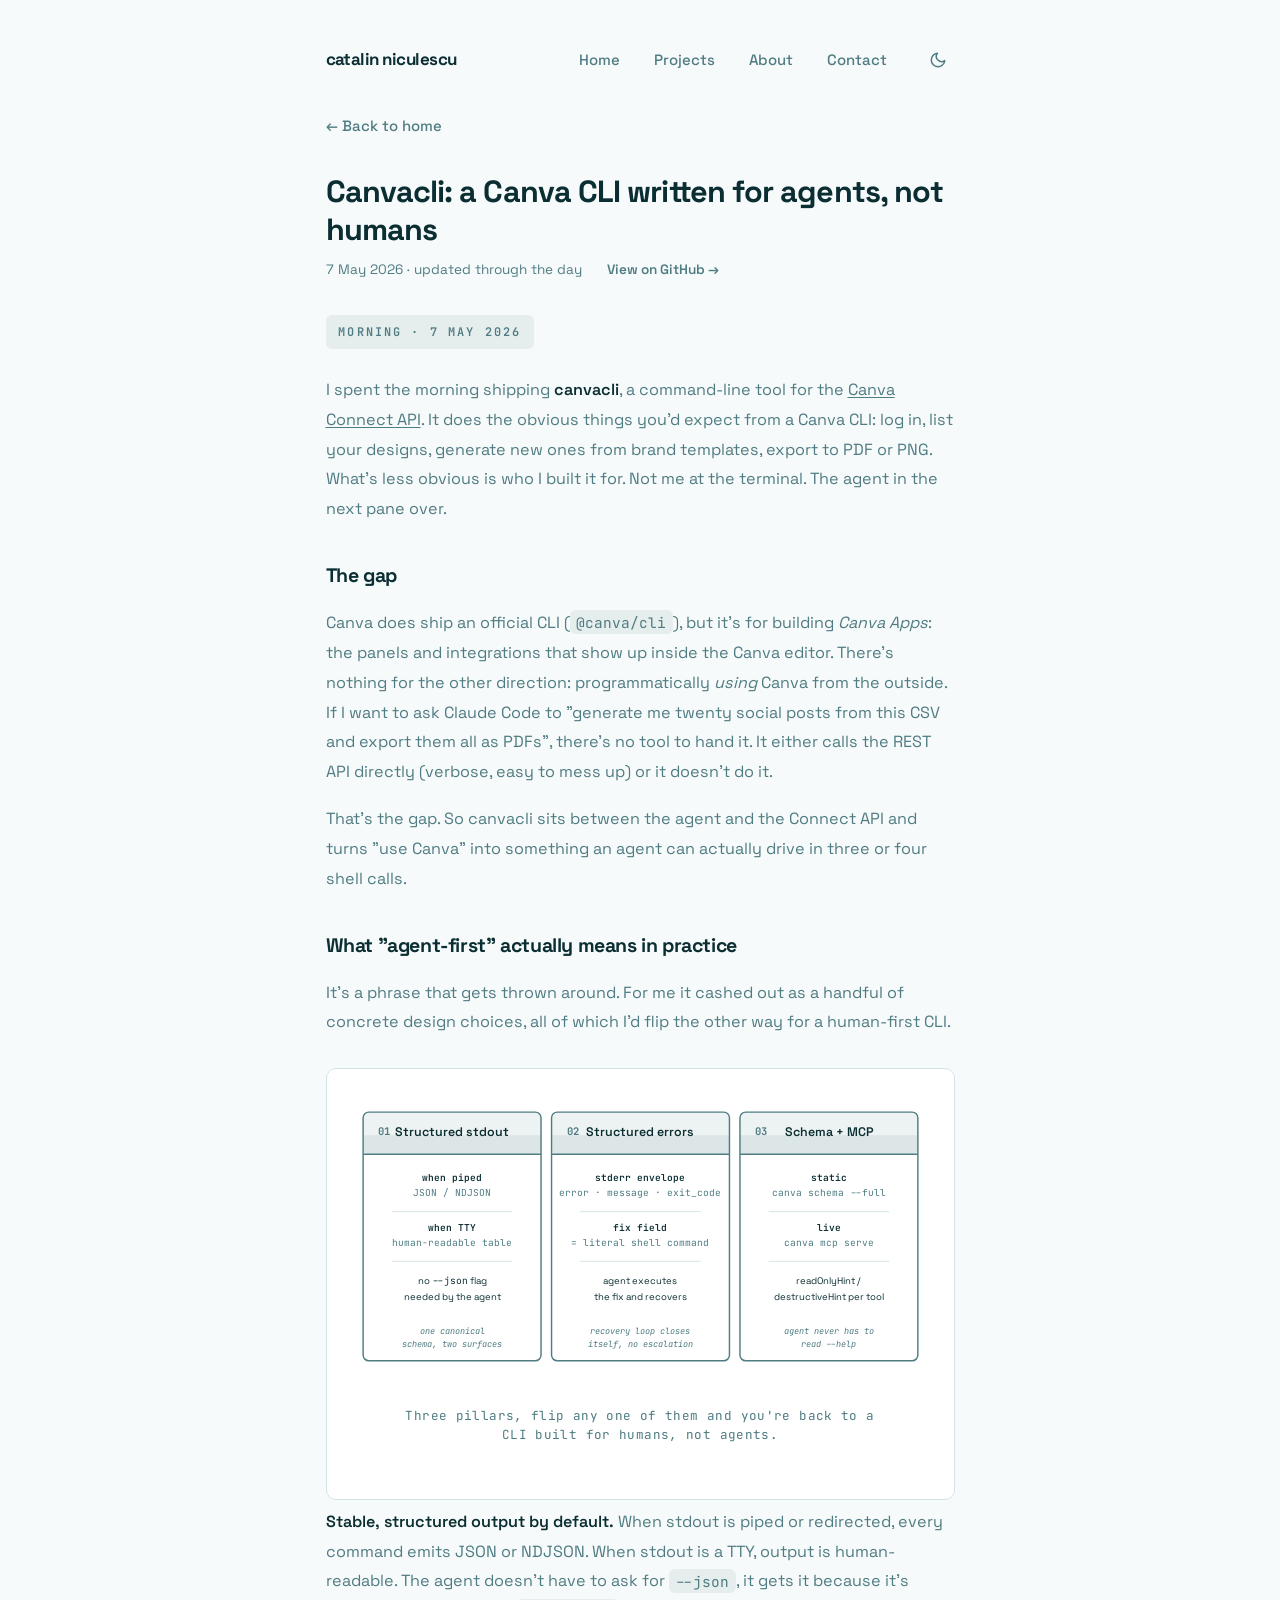
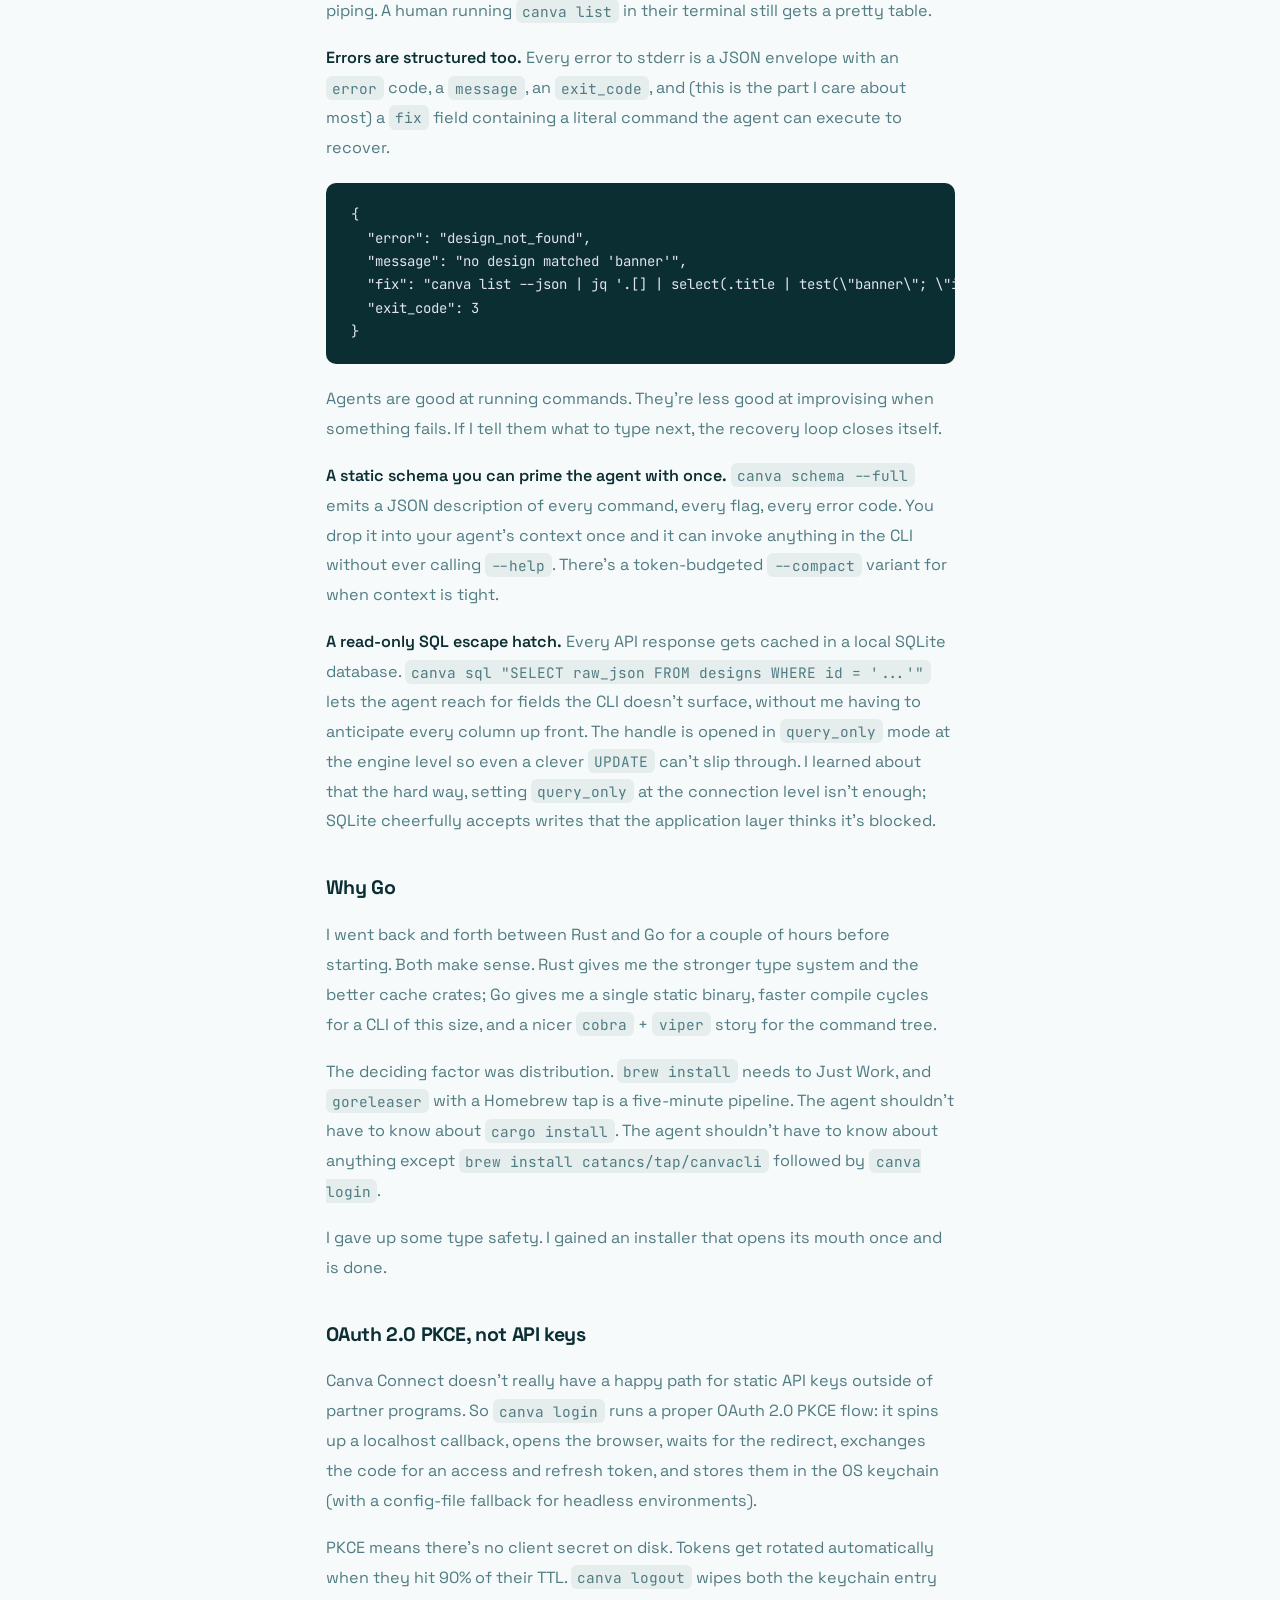
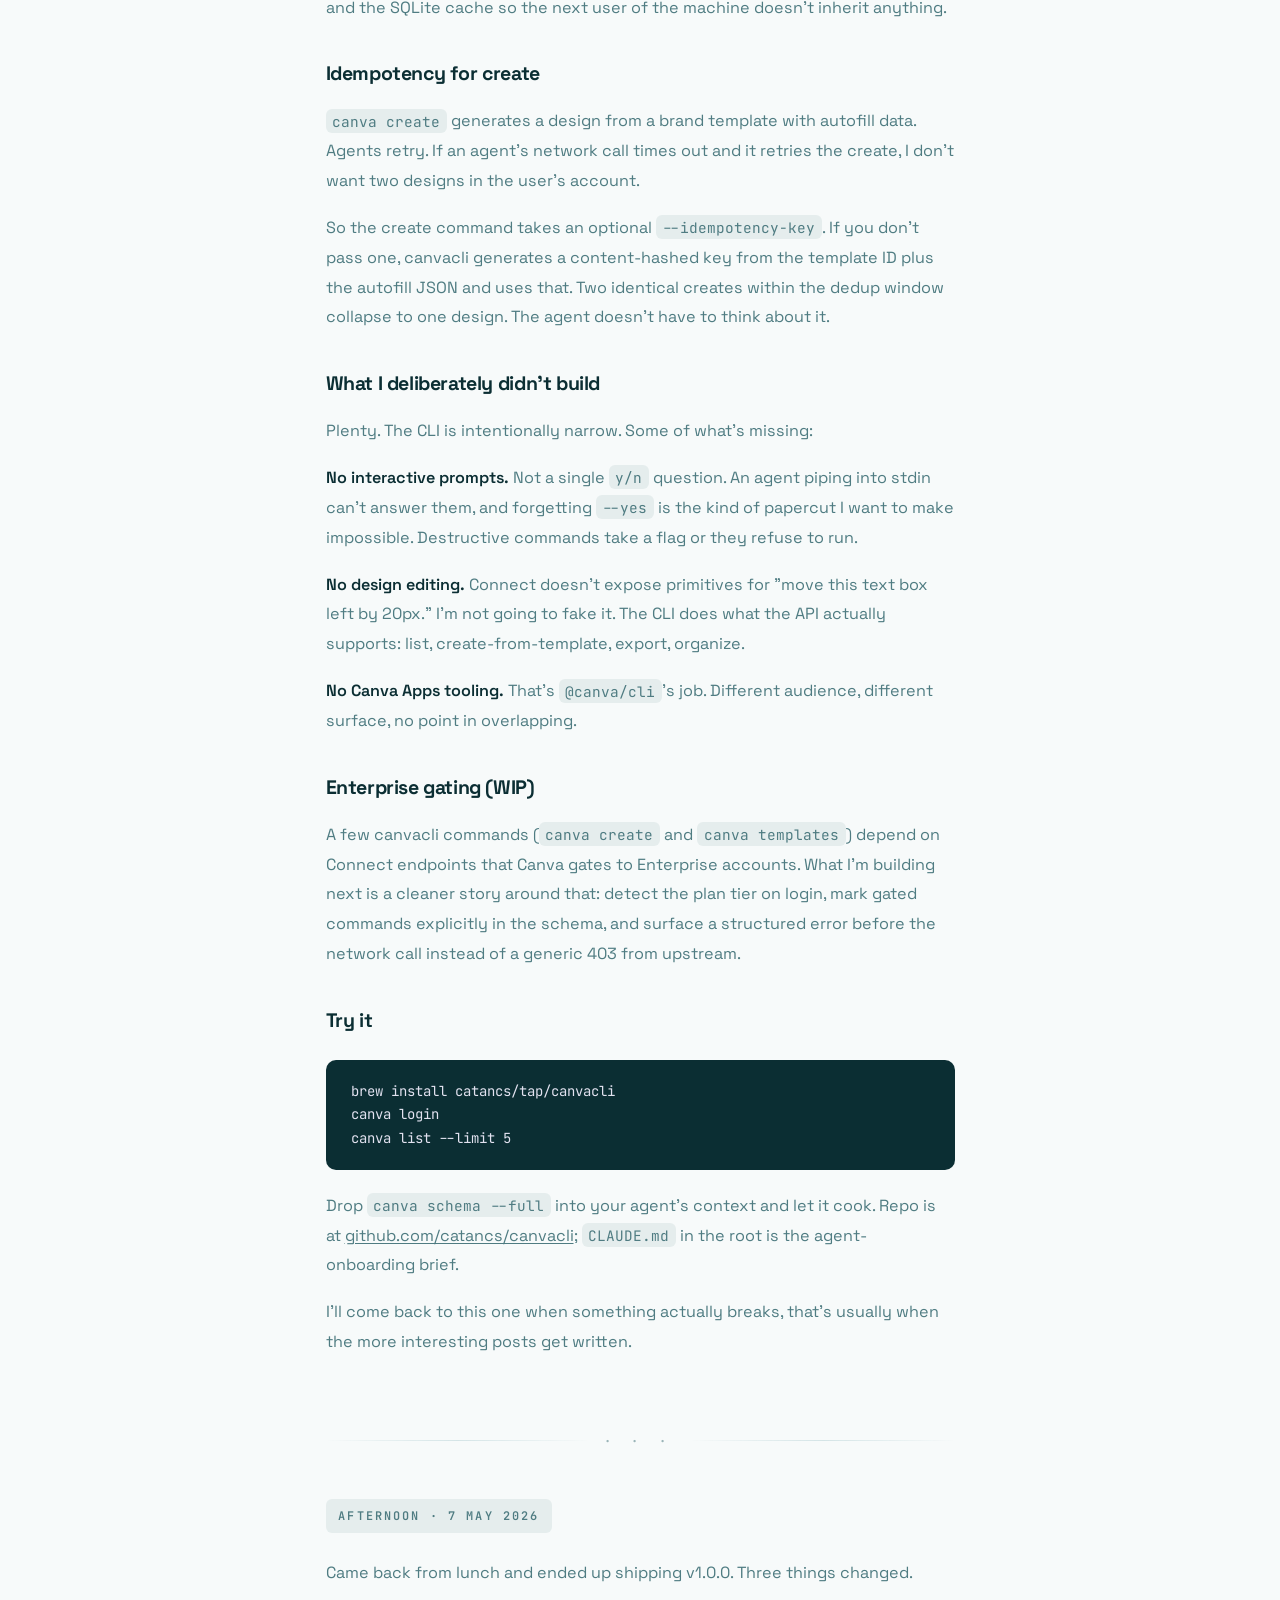
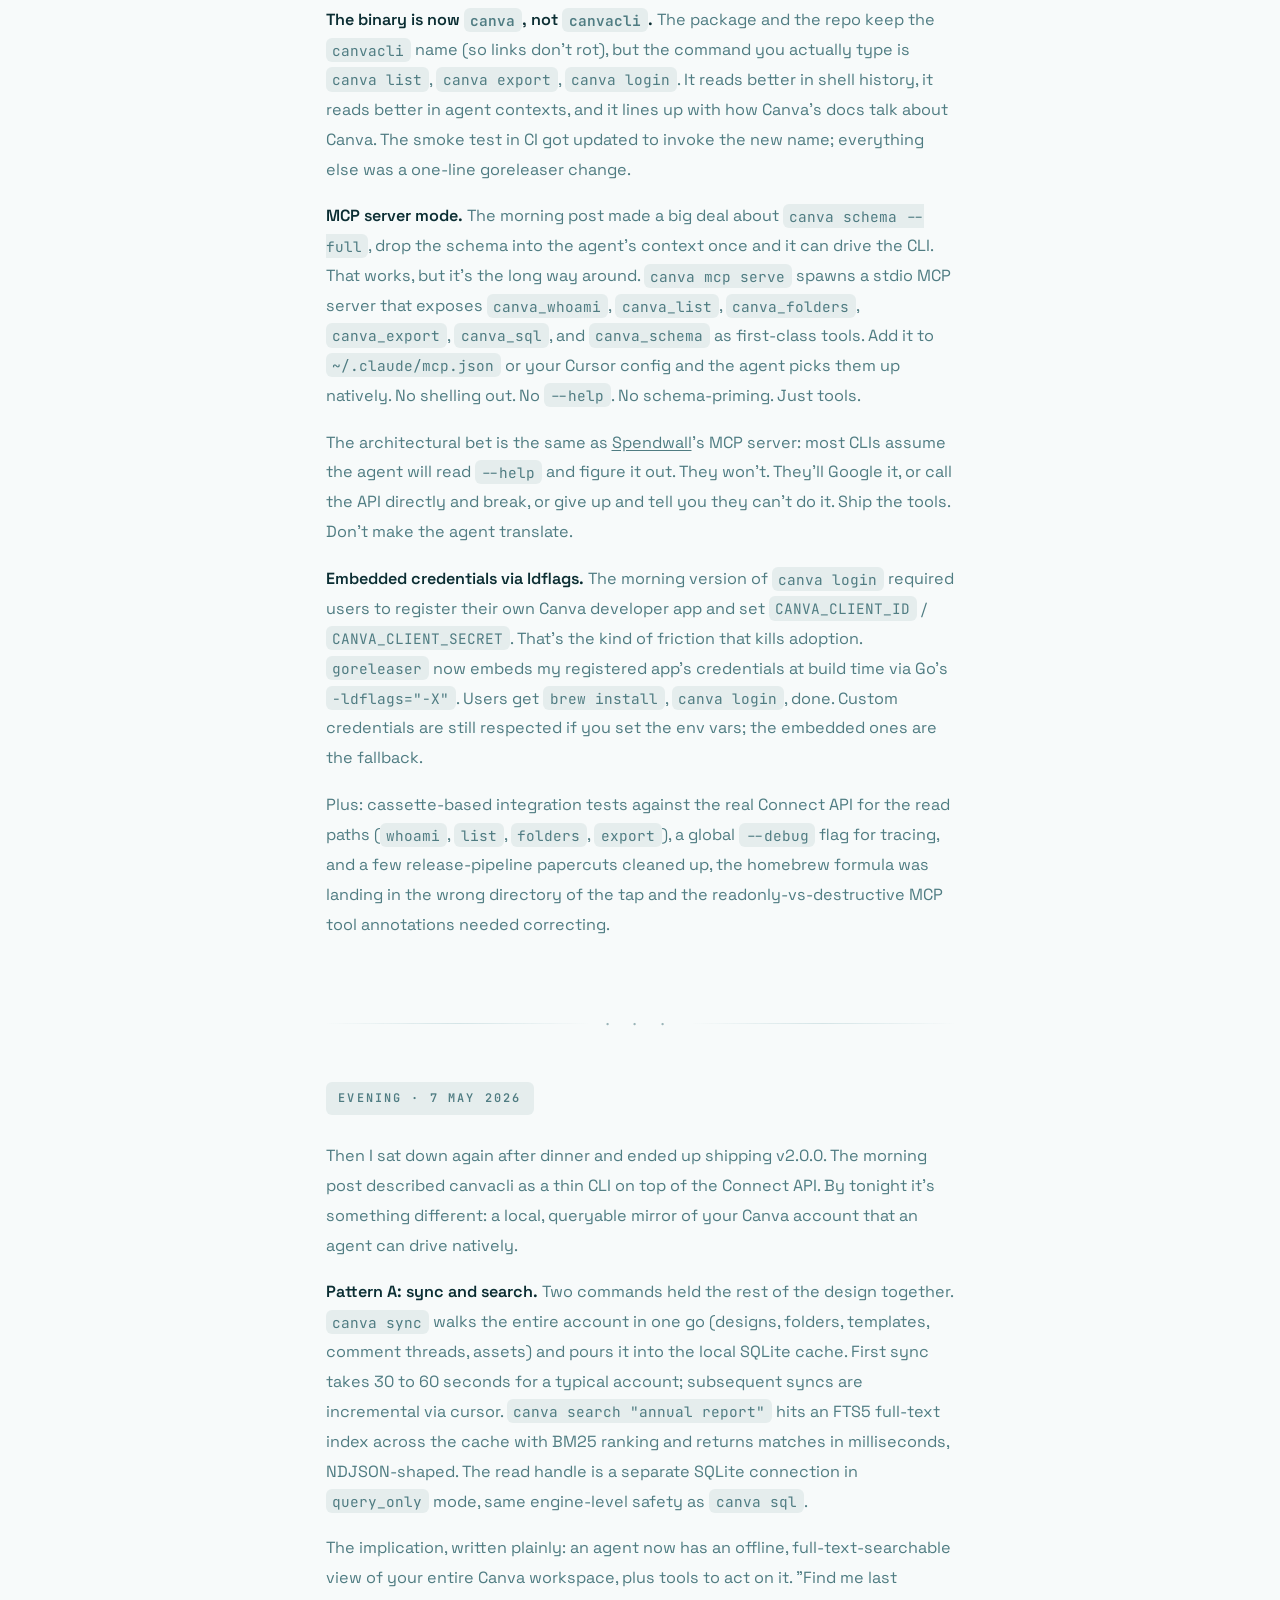
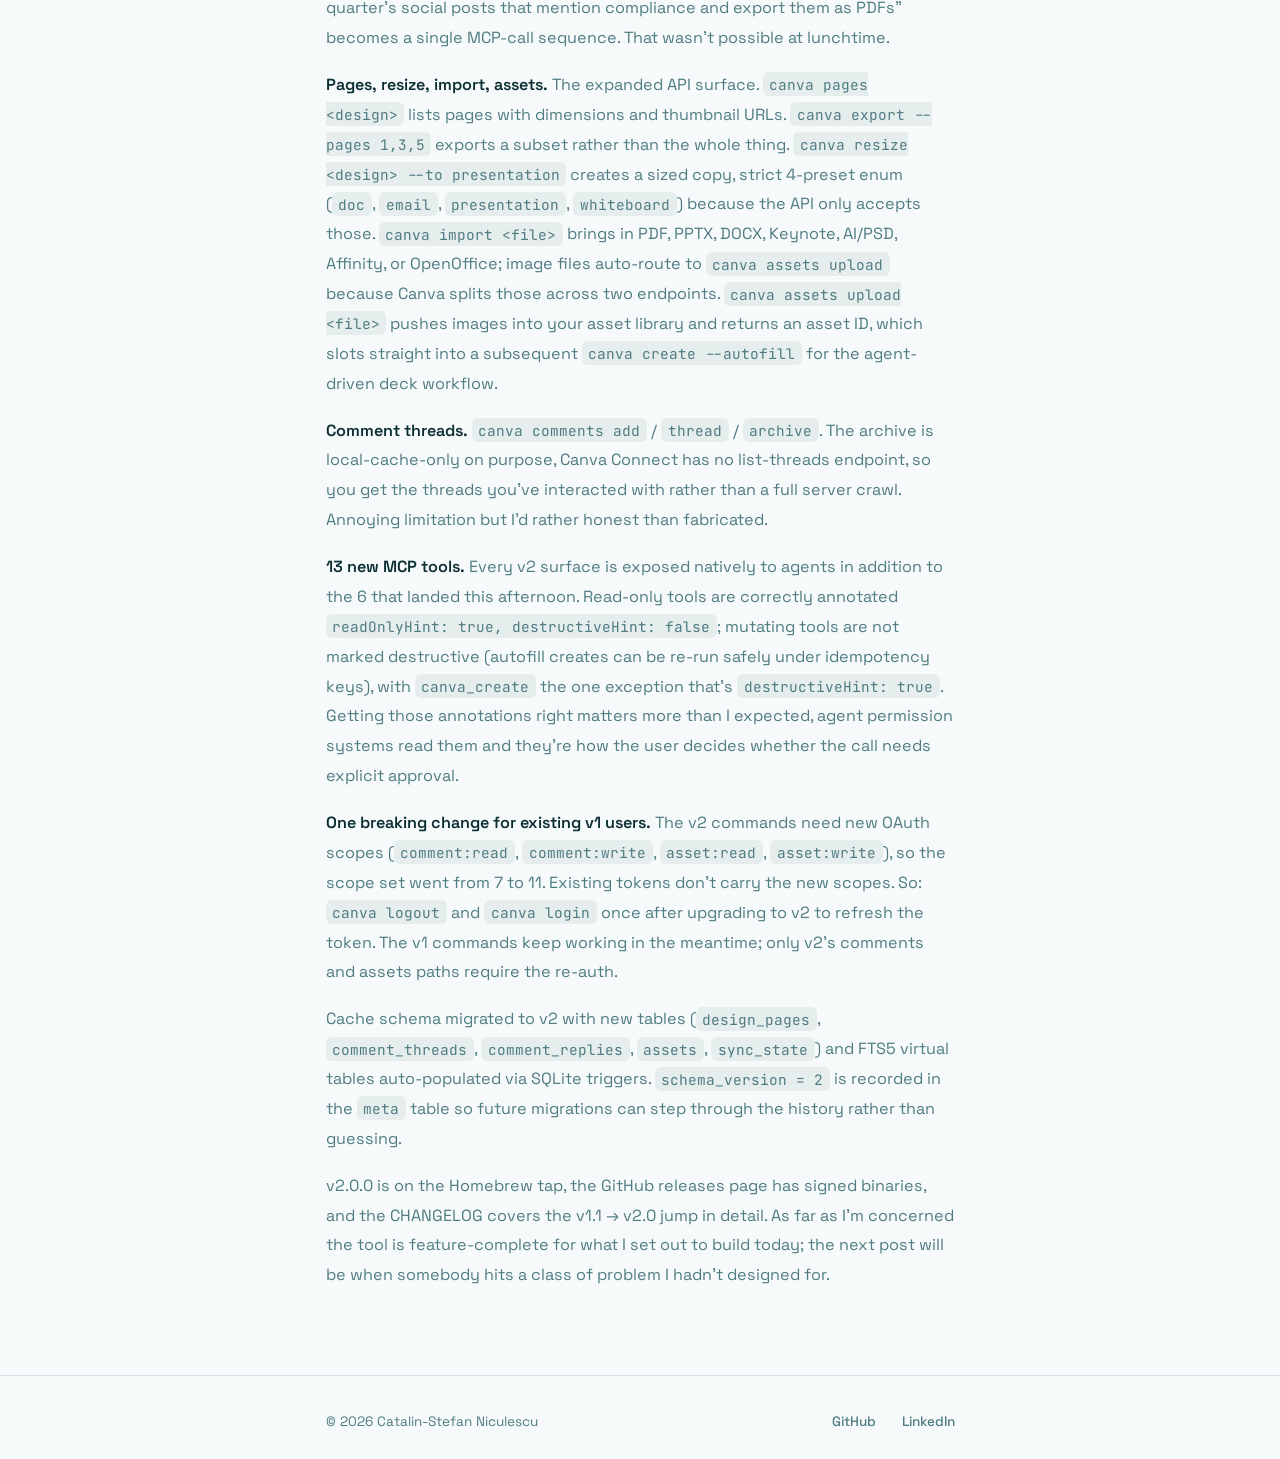
<file: posts/canvacli.html>
<!DOCTYPE html>
<html lang="en">
<head>
  <meta charset="UTF-8">
  <meta name="viewport" content="width=device-width, initial-scale=1.0">
  <link rel="icon" type="image/svg+xml" href="../favicon.svg">
  <meta name="theme-color" content="#f7fafa" media="(prefers-color-scheme: light)">
  <meta name="theme-color" content="#0c1f22" media="(prefers-color-scheme: dark)">
  <script>(function(){try{var t=localStorage.getItem("theme");if(t)document.documentElement.setAttribute("data-theme",t);}catch(e){}})();</script>
  <title>Canvacli: a Canva CLI written for agents, not humans - Catalin-Stefan Niculescu</title>
  <link rel="preconnect" href="https://fonts.googleapis.com">
  <link rel="preconnect" href="https://fonts.gstatic.com" crossorigin>
  <link href="https://fonts.googleapis.com/css2?family=Space+Grotesk:wght@400;500;600;700&family=JetBrains+Mono:wght@400;600&display=swap" rel="stylesheet">
  <link rel="stylesheet" href="../style.css">
</head>
<body>

  <nav>
    <div class="container">
      <a href="../index.html" class="nav-name">catalin niculescu</a>
      <ul class="nav-links">
        <li><a href="../index.html">Home</a></li>
        <li><a href="../projects.html">Projects</a></li>
        <li><a href="../about.html">About</a></li>
        <li><a href="../contact.html">Contact</a></li>
        <li class="nav-toggle-li">
          <button type="button" class="theme-toggle" aria-label="Toggle dark mode" title="Toggle theme">
            <svg class="icon-moon" viewBox="0 0 24 24" fill="none" stroke="currentColor" stroke-width="2" stroke-linecap="round" stroke-linejoin="round"><path d="M21 12.79A9 9 0 1 1 11.21 3 7 7 0 0 0 21 12.79z"/></svg>
            <svg class="icon-sun" viewBox="0 0 24 24" fill="none" stroke="currentColor" stroke-width="2" stroke-linecap="round" stroke-linejoin="round"><circle cx="12" cy="12" r="5"/><line x1="12" y1="1" x2="12" y2="3"/><line x1="12" y1="21" x2="12" y2="23"/><line x1="4.22" y1="4.22" x2="5.64" y2="5.64"/><line x1="18.36" y1="18.36" x2="19.78" y2="19.78"/><line x1="1" y1="12" x2="3" y2="12"/><line x1="21" y1="12" x2="23" y2="12"/><line x1="4.22" y1="19.78" x2="5.64" y2="18.36"/><line x1="18.36" y1="5.64" x2="19.78" y2="4.22"/></svg>
          </button>
        </li>
      </ul>
    </div>
  </nav>

  <main class="container">

    <a href="../index.html" class="post-back">&larr; Back to home</a>

    <h1 style="font-size: 1.8rem; font-weight: 700; letter-spacing: -0.03em; line-height: 1.25; margin-bottom: 0.5rem;">Canvacli: a Canva CLI written for agents, not humans</h1>

    <div class="post-meta">
      <span>7 May 2026 &middot; updated through the day</span>
      <a href="https://github.com/catancs/canvacli" target="_blank" rel="noopener">View on GitHub &rarr;</a>
    </div>

    <div class="post-content">

      <div class="post-week">
        <div class="post-week-label">Morning &middot; 7 May 2026</div>

        <p>
          I spent the morning shipping <strong>canvacli</strong>, a command-line tool for the <a href="https://www.canva.dev/docs/connect/">Canva Connect API</a>. It does the obvious things you'd expect from a Canva CLI: log in, list your designs, generate new ones from brand templates, export to PDF or PNG. What's less obvious is who I built it for. Not me at the terminal. The agent in the next pane over.
        </p>

        <h2>The gap</h2>

        <p>
          Canva does ship an official CLI (<code>@canva/cli</code>), but it's for building <em>Canva Apps</em>: the panels and integrations that show up inside the Canva editor. There's nothing for the other direction: programmatically <em>using</em> Canva from the outside. If I want to ask Claude Code to "generate me twenty social posts from this CSV and export them all as PDFs", there's no tool to hand it. It either calls the REST API directly (verbose, easy to mess up) or it doesn't do it.
        </p>

        <p>
          That's the gap. So canvacli sits between the agent and the Connect API and turns "use Canva" into something an agent can actually drive in three or four shell calls.
        </p>

        <h2>What "agent-first" actually means in practice</h2>

        <p>
          It's a phrase that gets thrown around. For me it cashed out as a handful of concrete design choices, all of which I'd flip the other way for a human-first CLI.
        </p>

        <figure class="post-diagram">
          <svg viewBox="0 0 620 320" xmlns="http://www.w3.org/2000/svg" role="img" aria-label="Three agent-first design pillars: structured stdout, structured errors with fix field, and schema plus MCP integration">
            <!-- Pillar 1: Structured stdout -->
            <rect x="20" y="20" width="186" height="260" rx="6" fill="#ffffff" stroke="#4F7C82" stroke-width="1.5"/>
            <rect x="20" y="20" width="186" height="44" rx="6" fill="rgba(79, 124, 130, 0.10)" stroke="none"/>
            <!-- Mask the bottom corners of the title strip so only top corners are rounded -->
            <rect x="20" y="44" width="186" height="20" fill="rgba(79, 124, 130, 0.10)"/>
            <line x1="20" y1="64" x2="206" y2="64" stroke="#4F7C82" stroke-width="1.5"/>
            <text x="36" y="44" font-family="'JetBrains Mono', monospace" font-size="11" font-weight="700" fill="#4F7C82">01</text>
            <text x="113" y="45" text-anchor="middle" font-family="'Space Grotesk', sans-serif" font-size="13" font-weight="600" fill="#0B2E33">Structured stdout</text>
            <text x="113" y="92" text-anchor="middle" font-family="'JetBrains Mono', monospace" font-size="10" fill="#0B2E33" font-weight="600">when piped</text>
            <text x="113" y="108" text-anchor="middle" font-family="'JetBrains Mono', monospace" font-size="10" fill="#4F7C82">JSON / NDJSON</text>
            <line x1="50" y1="124" x2="176" y2="124" stroke="#d4e4e6" stroke-width="1"/>
            <text x="113" y="144" text-anchor="middle" font-family="'JetBrains Mono', monospace" font-size="10" fill="#0B2E33" font-weight="600">when TTY</text>
            <text x="113" y="160" text-anchor="middle" font-family="'JetBrains Mono', monospace" font-size="10" fill="#4F7C82">human-readable table</text>
            <line x1="50" y1="176" x2="176" y2="176" stroke="#d4e4e6" stroke-width="1"/>
            <text x="113" y="200" text-anchor="middle" font-family="'Space Grotesk', sans-serif" font-size="10" fill="#0B2E33">no <tspan font-family="'JetBrains Mono', monospace">--json</tspan> flag</text>
            <text x="113" y="216" text-anchor="middle" font-family="'Space Grotesk', sans-serif" font-size="10" fill="#0B2E33">needed by the agent</text>
            <text x="113" y="252" text-anchor="middle" font-family="'JetBrains Mono', monospace" font-size="9" fill="#4F7C82" font-style="italic">one canonical</text>
            <text x="113" y="266" text-anchor="middle" font-family="'JetBrains Mono', monospace" font-size="9" fill="#4F7C82" font-style="italic">schema, two surfaces</text>

            <!-- Pillar 2: Structured errors -->
            <rect x="217" y="20" width="186" height="260" rx="6" fill="#ffffff" stroke="#4F7C82" stroke-width="1.5"/>
            <rect x="217" y="20" width="186" height="44" rx="6" fill="rgba(79, 124, 130, 0.10)" stroke="none"/>
            <rect x="217" y="44" width="186" height="20" fill="rgba(79, 124, 130, 0.10)"/>
            <line x1="217" y1="64" x2="403" y2="64" stroke="#4F7C82" stroke-width="1.5"/>
            <text x="233" y="44" font-family="'JetBrains Mono', monospace" font-size="11" font-weight="700" fill="#4F7C82">02</text>
            <text x="310" y="45" text-anchor="middle" font-family="'Space Grotesk', sans-serif" font-size="13" font-weight="600" fill="#0B2E33">Structured errors</text>
            <text x="310" y="92" text-anchor="middle" font-family="'JetBrains Mono', monospace" font-size="10" fill="#0B2E33" font-weight="600">stderr envelope</text>
            <text x="310" y="108" text-anchor="middle" font-family="'JetBrains Mono', monospace" font-size="10" fill="#4F7C82">error &middot; message &middot; exit_code</text>
            <line x1="247" y1="124" x2="373" y2="124" stroke="#d4e4e6" stroke-width="1"/>
            <text x="310" y="144" text-anchor="middle" font-family="'JetBrains Mono', monospace" font-size="10" fill="#0B2E33" font-weight="600">fix field</text>
            <text x="310" y="160" text-anchor="middle" font-family="'JetBrains Mono', monospace" font-size="10" fill="#4F7C82">= literal shell command</text>
            <line x1="247" y1="176" x2="373" y2="176" stroke="#d4e4e6" stroke-width="1"/>
            <text x="310" y="200" text-anchor="middle" font-family="'Space Grotesk', sans-serif" font-size="10" fill="#0B2E33">agent executes</text>
            <text x="310" y="216" text-anchor="middle" font-family="'Space Grotesk', sans-serif" font-size="10" fill="#0B2E33">the fix and recovers</text>
            <text x="310" y="252" text-anchor="middle" font-family="'JetBrains Mono', monospace" font-size="9" fill="#4F7C82" font-style="italic">recovery loop closes</text>
            <text x="310" y="266" text-anchor="middle" font-family="'JetBrains Mono', monospace" font-size="9" fill="#4F7C82" font-style="italic">itself, no escalation</text>

            <!-- Pillar 3: Schema + MCP -->
            <rect x="414" y="20" width="186" height="260" rx="6" fill="#ffffff" stroke="#4F7C82" stroke-width="1.5"/>
            <rect x="414" y="20" width="186" height="44" rx="6" fill="rgba(79, 124, 130, 0.10)" stroke="none"/>
            <rect x="414" y="44" width="186" height="20" fill="rgba(79, 124, 130, 0.10)"/>
            <line x1="414" y1="64" x2="600" y2="64" stroke="#4F7C82" stroke-width="1.5"/>
            <text x="430" y="44" font-family="'JetBrains Mono', monospace" font-size="11" font-weight="700" fill="#4F7C82">03</text>
            <text x="507" y="45" text-anchor="middle" font-family="'Space Grotesk', sans-serif" font-size="13" font-weight="600" fill="#0B2E33">Schema + MCP</text>
            <text x="507" y="92" text-anchor="middle" font-family="'JetBrains Mono', monospace" font-size="10" fill="#0B2E33" font-weight="600">static</text>
            <text x="507" y="108" text-anchor="middle" font-family="'JetBrains Mono', monospace" font-size="10" fill="#4F7C82">canva schema --full</text>
            <line x1="444" y1="124" x2="570" y2="124" stroke="#d4e4e6" stroke-width="1"/>
            <text x="507" y="144" text-anchor="middle" font-family="'JetBrains Mono', monospace" font-size="10" fill="#0B2E33" font-weight="600">live</text>
            <text x="507" y="160" text-anchor="middle" font-family="'JetBrains Mono', monospace" font-size="10" fill="#4F7C82">canva mcp serve</text>
            <line x1="444" y1="176" x2="570" y2="176" stroke="#d4e4e6" stroke-width="1"/>
            <text x="507" y="200" text-anchor="middle" font-family="'Space Grotesk', sans-serif" font-size="10" fill="#0B2E33">readOnlyHint /</text>
            <text x="507" y="216" text-anchor="middle" font-family="'Space Grotesk', sans-serif" font-size="10" fill="#0B2E33">destructiveHint per tool</text>
            <text x="507" y="252" text-anchor="middle" font-family="'JetBrains Mono', monospace" font-size="9" fill="#4F7C82" font-style="italic">agent never has to</text>
            <text x="507" y="266" text-anchor="middle" font-family="'JetBrains Mono', monospace" font-size="9" fill="#4F7C82" font-style="italic">read --help</text>
          </svg>
          <figcaption class="post-diagram-caption">Three pillars, flip any one of them and you're back to a CLI built for humans, not agents.</figcaption>
        </figure>

        <p>
          <strong>Stable, structured output by default.</strong> When stdout is piped or redirected, every command emits JSON or NDJSON. When stdout is a TTY, output is human-readable. The agent doesn't have to ask for <code>--json</code>, it gets it because it's piping. A human running <code>canva list</code> in their terminal still gets a pretty table.
        </p>

        <p>
          <strong>Errors are structured too.</strong> Every error to stderr is a JSON envelope with an <code>error</code> code, a <code>message</code>, an <code>exit_code</code>, and (this is the part I care about most) a <code>fix</code> field containing a literal command the agent can execute to recover.
        </p>

<pre><code>{
  "error": "design_not_found",
  "message": "no design matched 'banner'",
  "fix": "canva list --json | jq '.[] | select(.title | test(\"banner\"; \"i\"))'",
  "exit_code": 3
}</code></pre>

        <p>
          Agents are good at running commands. They're less good at improvising when something fails. If I tell them what to type next, the recovery loop closes itself.
        </p>

        <p>
          <strong>A static schema you can prime the agent with once.</strong> <code>canva schema --full</code> emits a JSON description of every command, every flag, every error code. You drop it into your agent's context once and it can invoke anything in the CLI without ever calling <code>--help</code>. There's a token-budgeted <code>--compact</code> variant for when context is tight.
        </p>

        <p>
          <strong>A read-only SQL escape hatch.</strong> Every API response gets cached in a local SQLite database. <code>canva sql "SELECT raw_json FROM designs WHERE id = '...'"</code> lets the agent reach for fields the CLI doesn't surface, without me having to anticipate every column up front. The handle is opened in <code>query_only</code> mode at the engine level so even a clever <code>UPDATE</code> can't slip through. I learned about that the hard way, setting <code>query_only</code> at the connection level isn't enough; SQLite cheerfully accepts writes that the application layer thinks it's blocked.
        </p>

        <h2>Why Go</h2>

        <p>
          I went back and forth between Rust and Go for a couple of hours before starting. Both make sense. Rust gives me the stronger type system and the better cache crates; Go gives me a single static binary, faster compile cycles for a CLI of this size, and a nicer <code>cobra</code> + <code>viper</code> story for the command tree.
        </p>

        <p>
          The deciding factor was distribution. <code>brew install</code> needs to Just Work, and <code>goreleaser</code> with a Homebrew tap is a five-minute pipeline. The agent shouldn't have to know about <code>cargo install</code>. The agent shouldn't have to know about anything except <code>brew install catancs/tap/canvacli</code> followed by <code>canva login</code>.
        </p>

        <p>
          I gave up some type safety. I gained an installer that opens its mouth once and is done.
        </p>

        <h2>OAuth 2.0 PKCE, not API keys</h2>

        <p>
          Canva Connect doesn't really have a happy path for static API keys outside of partner programs. So <code>canva login</code> runs a proper OAuth 2.0 PKCE flow: it spins up a localhost callback, opens the browser, waits for the redirect, exchanges the code for an access and refresh token, and stores them in the OS keychain (with a config-file fallback for headless environments).
        </p>

        <p>
          PKCE means there's no client secret on disk. Tokens get rotated automatically when they hit 90% of their TTL. <code>canva logout</code> wipes both the keychain entry and the SQLite cache so the next user of the machine doesn't inherit anything.
        </p>

        <h2>Idempotency for create</h2>

        <p>
          <code>canva create</code> generates a design from a brand template with autofill data. Agents retry. If an agent's network call times out and it retries the create, I don't want two designs in the user's account.
        </p>

        <p>
          So the create command takes an optional <code>--idempotency-key</code>. If you don't pass one, canvacli generates a content-hashed key from the template ID plus the autofill JSON and uses that. Two identical creates within the dedup window collapse to one design. The agent doesn't have to think about it.
        </p>

        <h2>What I deliberately didn't build</h2>

        <p>
          Plenty. The CLI is intentionally narrow. Some of what's missing:
        </p>

        <p>
          <strong>No interactive prompts.</strong> Not a single <code>y/n</code> question. An agent piping into stdin can't answer them, and forgetting <code>--yes</code> is the kind of papercut I want to make impossible. Destructive commands take a flag or they refuse to run.
        </p>

        <p>
          <strong>No design editing.</strong> Connect doesn't expose primitives for "move this text box left by 20px." I'm not going to fake it. The CLI does what the API actually supports: list, create-from-template, export, organize.
        </p>

        <p>
          <strong>No Canva Apps tooling.</strong> That's <code>@canva/cli</code>'s job. Different audience, different surface, no point in overlapping.
        </p>

        <h2>Enterprise gating (WIP)</h2>

        <p>
          A few canvacli commands (<code>canva create</code> and <code>canva templates</code>) depend on Connect endpoints that Canva gates to Enterprise accounts. What I'm building next is a cleaner story around that: detect the plan tier on login, mark gated commands explicitly in the schema, and surface a structured error before the network call instead of a generic 403 from upstream.
        </p>

        <h2>Try it</h2>

<pre><code>brew install catancs/tap/canvacli
canva login
canva list --limit 5</code></pre>

        <p>
          Drop <code>canva schema --full</code> into your agent's context and let it cook. Repo is at <a href="https://github.com/catancs/canvacli">github.com/catancs/canvacli</a>; <code>CLAUDE.md</code> in the root is the agent-onboarding brief.
        </p>

        <p>
          I'll come back to this one when something actually breaks, that's usually when the more interesting posts get written.
        </p>
      </div>

      <div class="post-week-separator"><span>&middot; &middot; &middot;</span></div>

      <div class="post-week">
        <div class="post-week-label">Afternoon &middot; 7 May 2026</div>

        <p>
          Came back from lunch and ended up shipping v1.0.0. Three things changed.
        </p>

        <p>
          <strong>The binary is now <code>canva</code>, not <code>canvacli</code>.</strong> The package and the repo keep the <code>canvacli</code> name (so links don't rot), but the command you actually type is <code>canva list</code>, <code>canva export</code>, <code>canva login</code>. It reads better in shell history, it reads better in agent contexts, and it lines up with how Canva's docs talk about Canva. The smoke test in CI got updated to invoke the new name; everything else was a one-line goreleaser change.
        </p>

        <p>
          <strong>MCP server mode.</strong> The morning post made a big deal about <code>canva schema --full</code>, drop the schema into the agent's context once and it can drive the CLI. That works, but it's the long way around. <code>canva mcp serve</code> spawns a stdio MCP server that exposes <code>canva_whoami</code>, <code>canva_list</code>, <code>canva_folders</code>, <code>canva_export</code>, <code>canva_sql</code>, and <code>canva_schema</code> as first-class tools. Add it to <code>~/.claude/mcp.json</code> or your Cursor config and the agent picks them up natively. No shelling out. No <code>--help</code>. No schema-priming. Just tools.
        </p>

        <p>
          The architectural bet is the same as <a href="spendwall.html">Spendwall</a>'s MCP server: most CLIs assume the agent will read <code>--help</code> and figure it out. They won't. They'll Google it, or call the API directly and break, or give up and tell you they can't do it. Ship the tools. Don't make the agent translate.
        </p>

        <p>
          <strong>Embedded credentials via ldflags.</strong> The morning version of <code>canva login</code> required users to register their own Canva developer app and set <code>CANVA_CLIENT_ID</code> / <code>CANVA_CLIENT_SECRET</code>. That's the kind of friction that kills adoption. <code>goreleaser</code> now embeds my registered app's credentials at build time via Go's <code>-ldflags="-X"</code>. Users get <code>brew install</code>, <code>canva login</code>, done. Custom credentials are still respected if you set the env vars; the embedded ones are the fallback.
        </p>

        <p>
          Plus: cassette-based integration tests against the real Connect API for the read paths (<code>whoami</code>, <code>list</code>, <code>folders</code>, <code>export</code>), a global <code>--debug</code> flag for tracing, and a few release-pipeline papercuts cleaned up, the homebrew formula was landing in the wrong directory of the tap and the readonly-vs-destructive MCP tool annotations needed correcting.
        </p>
      </div>

      <div class="post-week-separator"><span>&middot; &middot; &middot;</span></div>

      <div class="post-week">
        <div class="post-week-label">Evening &middot; 7 May 2026</div>

        <p>
          Then I sat down again after dinner and ended up shipping v2.0.0. The morning post described canvacli as a thin CLI on top of the Connect API. By tonight it's something different: a local, queryable mirror of your Canva account that an agent can drive natively.
        </p>

        <p>
          <strong>Pattern A: sync and search.</strong> Two commands held the rest of the design together. <code>canva sync</code> walks the entire account in one go (designs, folders, templates, comment threads, assets) and pours it into the local SQLite cache. First sync takes 30 to 60 seconds for a typical account; subsequent syncs are incremental via cursor. <code>canva search "annual report"</code> hits an FTS5 full-text index across the cache with BM25 ranking and returns matches in milliseconds, NDJSON-shaped. The read handle is a separate SQLite connection in <code>query_only</code> mode, same engine-level safety as <code>canva sql</code>.
        </p>

        <p>
          The implication, written plainly: an agent now has an offline, full-text-searchable view of your entire Canva workspace, plus tools to act on it. "Find me last quarter's social posts that mention compliance and export them as PDFs" becomes a single MCP-call sequence. That wasn't possible at lunchtime.
        </p>

        <p>
          <strong>Pages, resize, import, assets.</strong> The expanded API surface. <code>canva pages &lt;design&gt;</code> lists pages with dimensions and thumbnail URLs. <code>canva export --pages 1,3,5</code> exports a subset rather than the whole thing. <code>canva resize &lt;design&gt; --to presentation</code> creates a sized copy, strict 4-preset enum (<code>doc</code>, <code>email</code>, <code>presentation</code>, <code>whiteboard</code>) because the API only accepts those. <code>canva import &lt;file&gt;</code> brings in PDF, PPTX, DOCX, Keynote, AI/PSD, Affinity, or OpenOffice; image files auto-route to <code>canva assets upload</code> because Canva splits those across two endpoints. <code>canva assets upload &lt;file&gt;</code> pushes images into your asset library and returns an asset ID, which slots straight into a subsequent <code>canva create --autofill</code> for the agent-driven deck workflow.
        </p>

        <p>
          <strong>Comment threads.</strong> <code>canva comments add</code> / <code>thread</code> / <code>archive</code>. The archive is local-cache-only on purpose, Canva Connect has no list-threads endpoint, so you get the threads you've interacted with rather than a full server crawl. Annoying limitation but I'd rather honest than fabricated.
        </p>

        <p>
          <strong>13 new MCP tools.</strong> Every v2 surface is exposed natively to agents in addition to the 6 that landed this afternoon. Read-only tools are correctly annotated <code>readOnlyHint: true, destructiveHint: false</code>; mutating tools are not marked destructive (autofill creates can be re-run safely under idempotency keys), with <code>canva_create</code> the one exception that's <code>destructiveHint: true</code>. Getting those annotations right matters more than I expected, agent permission systems read them and they're how the user decides whether the call needs explicit approval.
        </p>

        <p>
          <strong>One breaking change for existing v1 users.</strong> The v2 commands need new OAuth scopes (<code>comment:read</code>, <code>comment:write</code>, <code>asset:read</code>, <code>asset:write</code>), so the scope set went from 7 to 11. Existing tokens don't carry the new scopes. So: <code>canva logout</code> and <code>canva login</code> once after upgrading to v2 to refresh the token. The v1 commands keep working in the meantime; only v2's comments and assets paths require the re-auth.
        </p>

        <p>
          Cache schema migrated to v2 with new tables (<code>design_pages</code>, <code>comment_threads</code>, <code>comment_replies</code>, <code>assets</code>, <code>sync_state</code>) and FTS5 virtual tables auto-populated via SQLite triggers. <code>schema_version = 2</code> is recorded in the <code>meta</code> table so future migrations can step through the history rather than guessing.
        </p>

        <p>
          v2.0.0 is on the Homebrew tap, the GitHub releases page has signed binaries, and the CHANGELOG covers the v1.1 → v2.0 jump in detail. As far as I'm concerned the tool is feature-complete for what I set out to build today; the next post will be when somebody hits a class of problem I hadn't designed for.
        </p>
      </div>

    </div>

  </main>

  <footer>
    <div class="container">
      <span>&copy; 2026 Catalin-Stefan Niculescu</span>
      <div class="footer-links">
        <a href="https://github.com/catancs" target="_blank" rel="noopener">GitHub</a>
        <a href="https://www.linkedin.com/in/catalin-stefan-niculescu-9aa531197/" target="_blank" rel="noopener">LinkedIn</a>
      </div>
    </div>
  </footer>

  <script src="../theme.js"></script>

</body>
</html>
</file>
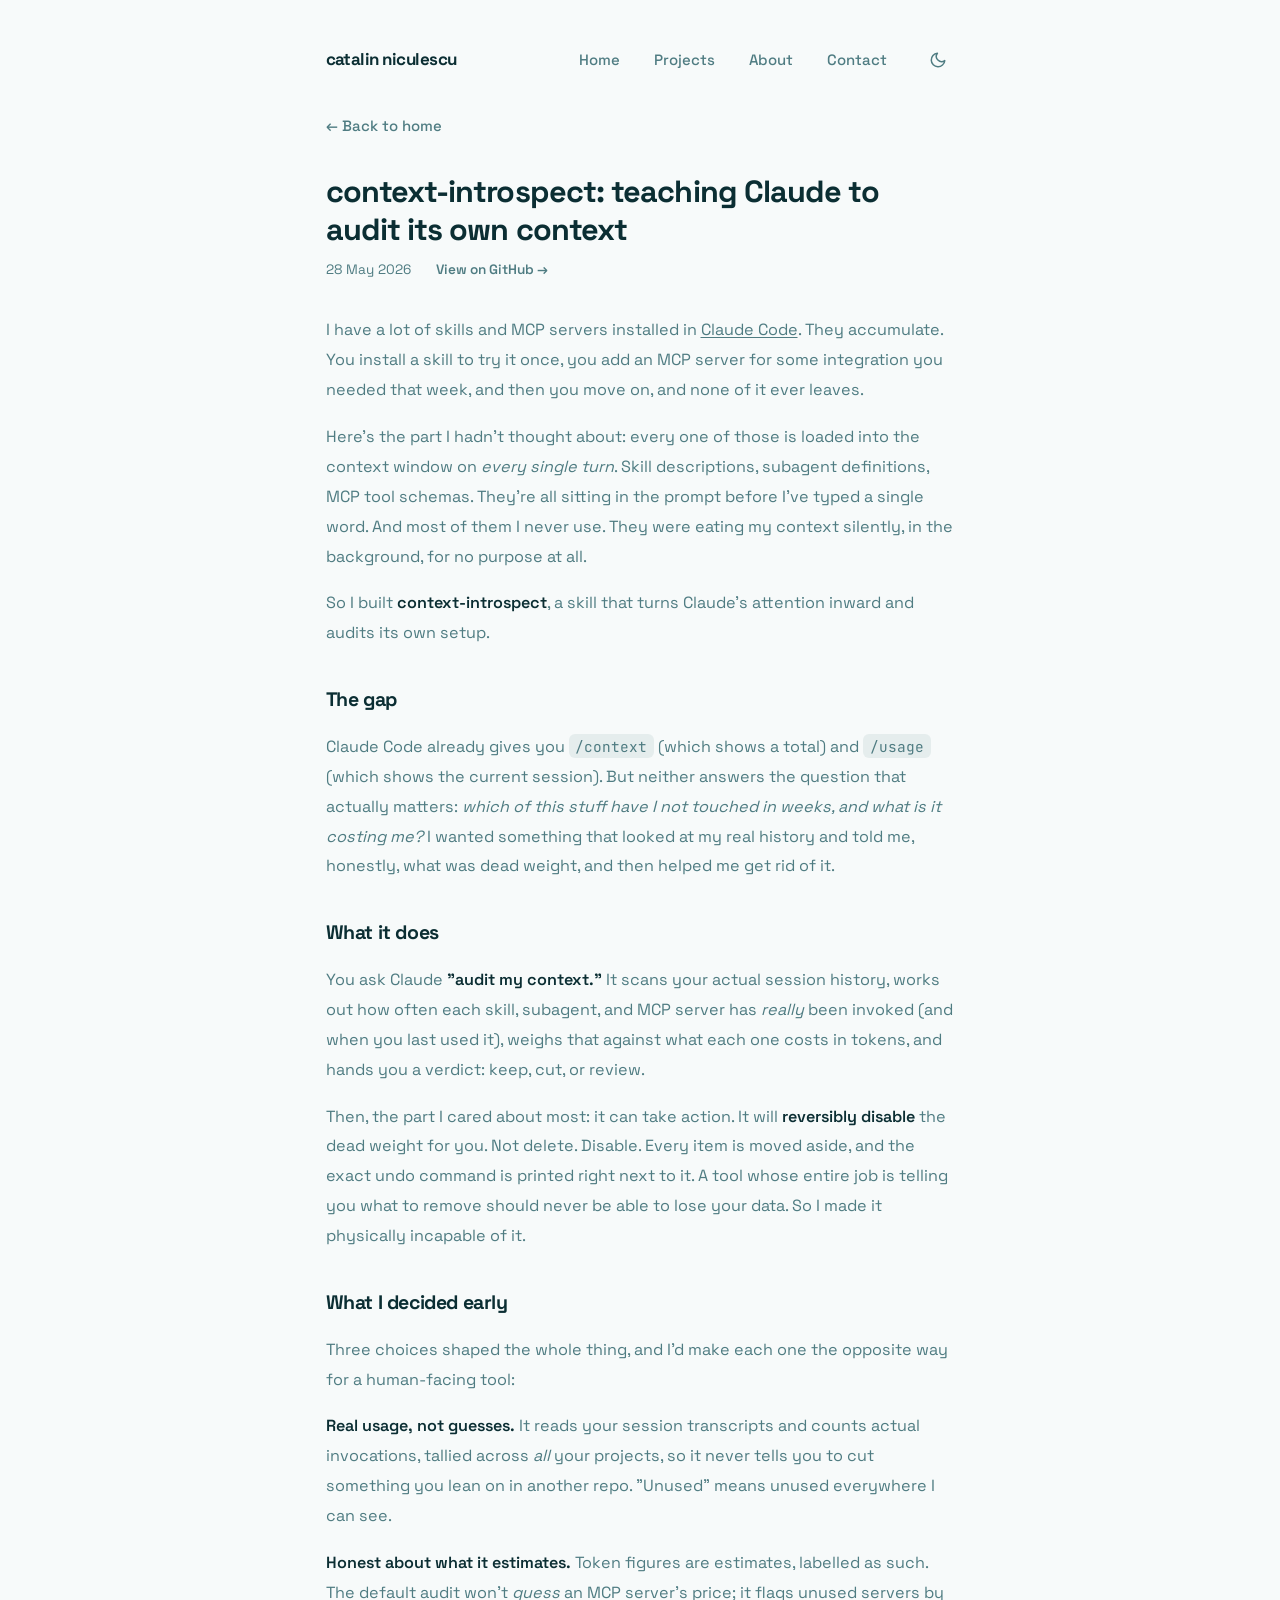
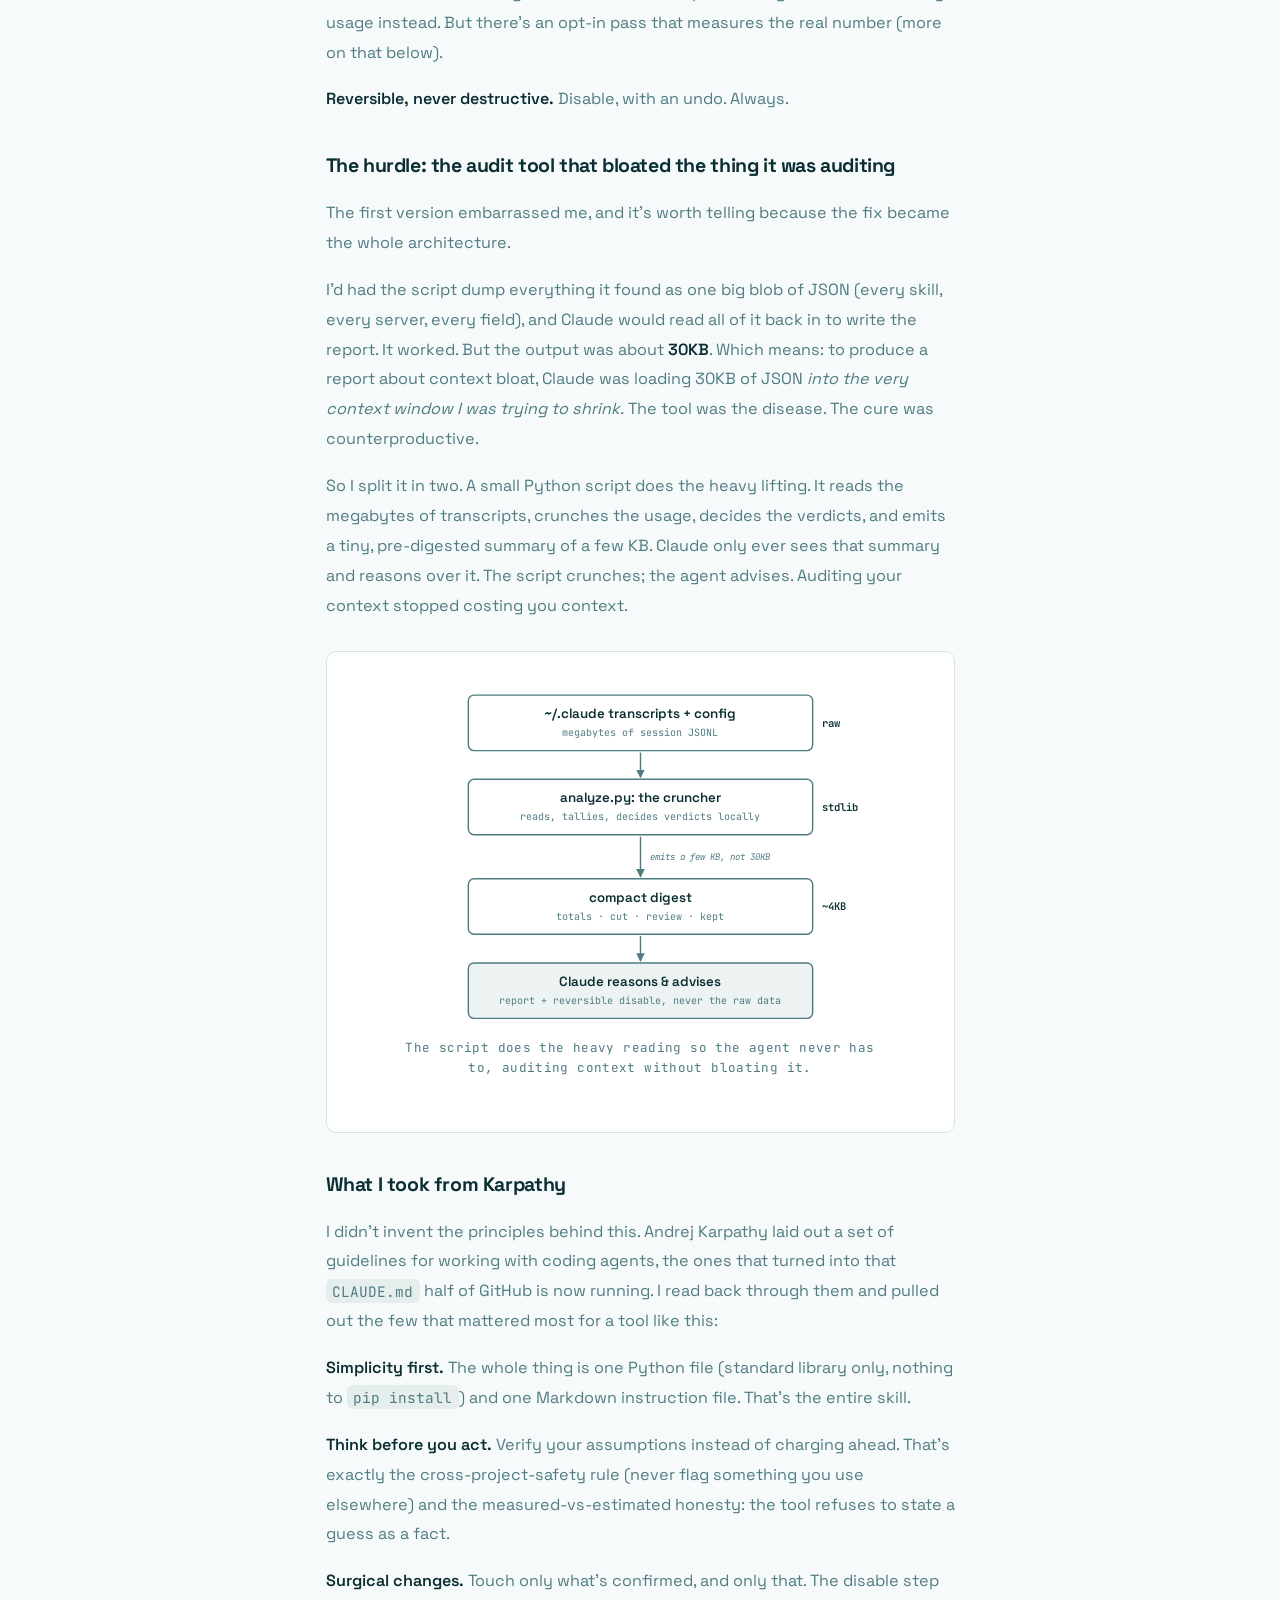
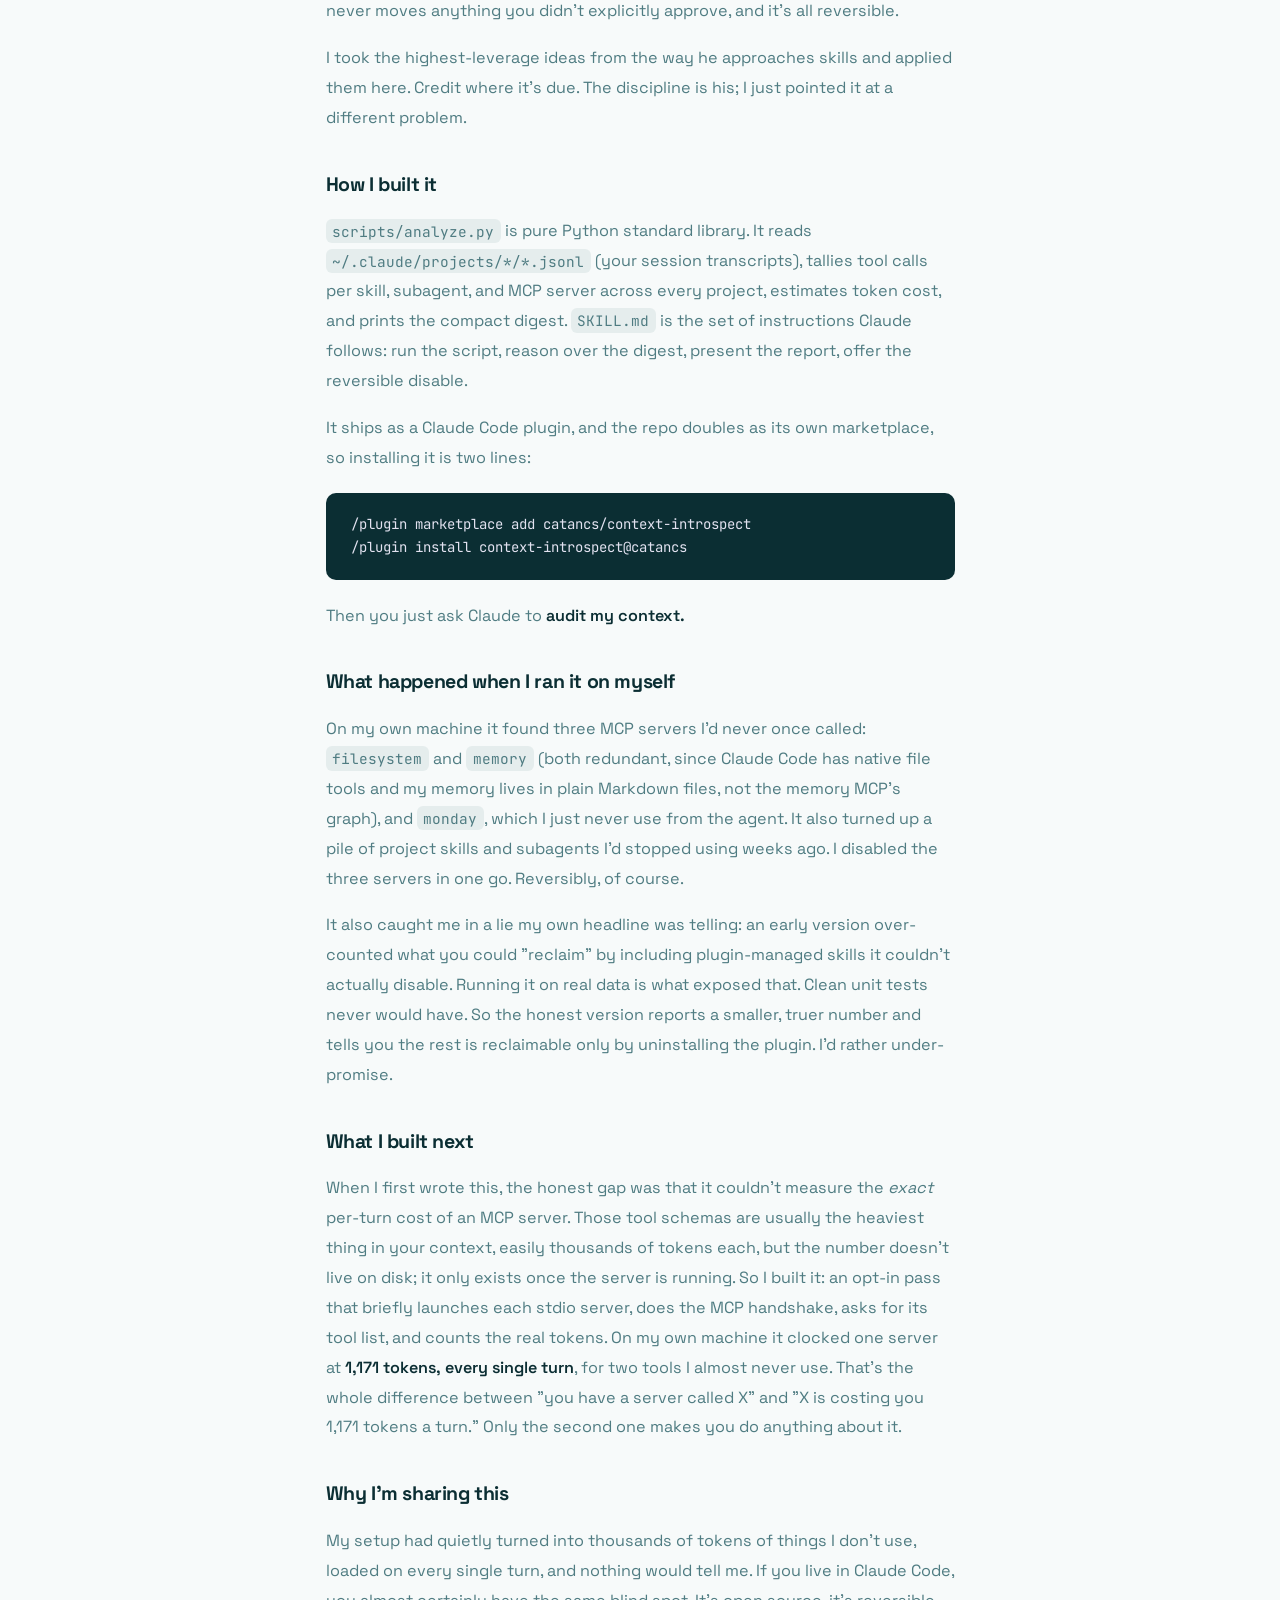
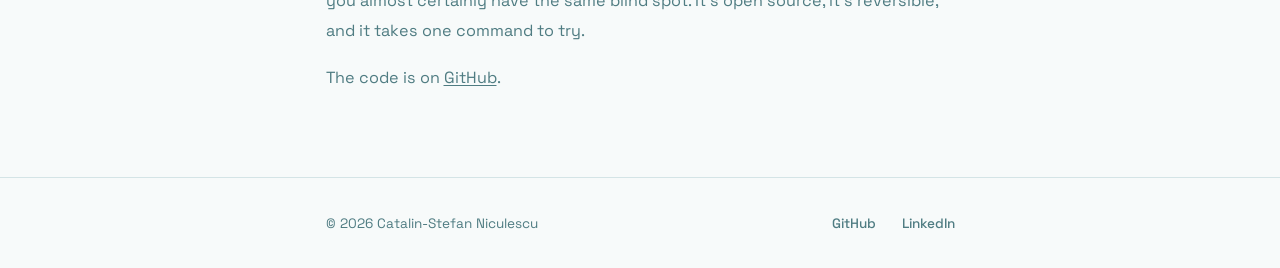
<file: posts/context-introspect.html>
<!DOCTYPE html>
<html lang="en">
<head>
  <meta charset="UTF-8">
  <meta name="viewport" content="width=device-width, initial-scale=1.0">
  <link rel="icon" type="image/svg+xml" href="../favicon.svg">
  <meta name="theme-color" content="#f7fafa" media="(prefers-color-scheme: light)">
  <meta name="theme-color" content="#0c1f22" media="(prefers-color-scheme: dark)">
  <script>(function(){try{var t=localStorage.getItem("theme");if(t)document.documentElement.setAttribute("data-theme",t);}catch(e){}})();</script>
  <title>context-introspect: teaching Claude to audit its own context - Catalin-Stefan Niculescu</title>
  <link rel="preconnect" href="https://fonts.googleapis.com">
  <link rel="preconnect" href="https://fonts.gstatic.com" crossorigin>
  <link href="https://fonts.googleapis.com/css2?family=Space+Grotesk:wght@400;500;600;700&family=JetBrains+Mono:wght@400;600&display=swap" rel="stylesheet">
  <link rel="stylesheet" href="../style.css">
</head>
<body>

  <nav>
    <div class="container">
      <a href="../index.html" class="nav-name">catalin niculescu</a>
      <ul class="nav-links">
        <li><a href="../index.html">Home</a></li>
        <li><a href="../projects.html">Projects</a></li>
        <li><a href="../about.html">About</a></li>
        <li><a href="../contact.html">Contact</a></li>
        <li class="nav-toggle-li">
          <button type="button" class="theme-toggle" aria-label="Toggle dark mode" title="Toggle theme">
            <svg class="icon-moon" viewBox="0 0 24 24" fill="none" stroke="currentColor" stroke-width="2" stroke-linecap="round" stroke-linejoin="round"><path d="M21 12.79A9 9 0 1 1 11.21 3 7 7 0 0 0 21 12.79z"/></svg>
            <svg class="icon-sun" viewBox="0 0 24 24" fill="none" stroke="currentColor" stroke-width="2" stroke-linecap="round" stroke-linejoin="round"><circle cx="12" cy="12" r="5"/><line x1="12" y1="1" x2="12" y2="3"/><line x1="12" y1="21" x2="12" y2="23"/><line x1="4.22" y1="4.22" x2="5.64" y2="5.64"/><line x1="18.36" y1="18.36" x2="19.78" y2="19.78"/><line x1="1" y1="12" x2="3" y2="12"/><line x1="21" y1="12" x2="23" y2="12"/><line x1="4.22" y1="19.78" x2="5.64" y2="18.36"/><line x1="18.36" y1="5.64" x2="19.78" y2="4.22"/></svg>
          </button>
        </li>
      </ul>
    </div>
  </nav>

  <main class="container">

    <a href="../index.html" class="post-back">&larr; Back to home</a>

    <h1 style="font-size: 1.8rem; font-weight: 700; letter-spacing: -0.03em; line-height: 1.25; margin-bottom: 0.5rem;">context-introspect: teaching Claude to audit its own context</h1>

    <div class="post-meta">
      <span>28 May 2026</span>
      <a href="https://github.com/catancs/context-introspect" target="_blank" rel="noopener">View on GitHub &rarr;</a>
    </div>

    <div class="post-content">

      <p>
        I have a lot of skills and MCP servers installed in <a href="https://docs.anthropic.com/en/docs/claude-code">Claude Code</a>. They accumulate. You install a skill to try it once, you add an MCP server for some integration you needed that week, and then you move on, and none of it ever leaves.
      </p>

      <p>
        Here's the part I hadn't thought about: every one of those is loaded into the context window on <em>every single turn</em>. Skill descriptions, subagent definitions, MCP tool schemas. They're all sitting in the prompt before I've typed a single word. And most of them I never use. They were eating my context silently, in the background, for no purpose at all.
      </p>

      <p>
        So I built <strong>context-introspect</strong>, a skill that turns Claude's attention inward and audits its own setup.
      </p>

      <h2>The gap</h2>

      <p>
        Claude Code already gives you <code>/context</code> (which shows a total) and <code>/usage</code> (which shows the current session). But neither answers the question that actually matters: <em>which of this stuff have I not touched in weeks, and what is it costing me?</em> I wanted something that looked at my real history and told me, honestly, what was dead weight, and then helped me get rid of it.
      </p>

      <h2>What it does</h2>

      <p>
        You ask Claude <strong>"audit my context."</strong> It scans your actual session history, works out how often each skill, subagent, and MCP server has <em>really</em> been invoked (and when you last used it), weighs that against what each one costs in tokens, and hands you a verdict: keep, cut, or review.
      </p>

      <p>
        Then, the part I cared about most: it can take action. It will <strong>reversibly disable</strong> the dead weight for you. Not delete. Disable. Every item is moved aside, and the exact undo command is printed right next to it. A tool whose entire job is telling you what to remove should never be able to lose your data. So I made it physically incapable of it.
      </p>

      <h2>What I decided early</h2>

      <p>
        Three choices shaped the whole thing, and I'd make each one the opposite way for a human-facing tool:
      </p>

      <p>
        <strong>Real usage, not guesses.</strong> It reads your session transcripts and counts actual invocations, tallied across <em>all</em> your projects, so it never tells you to cut something you lean on in another repo. "Unused" means unused everywhere I can see.
      </p>

      <p>
        <strong>Honest about what it estimates.</strong> Token figures are estimates, labelled as such. The default audit won't <em>guess</em> an MCP server's price; it flags unused servers by usage instead. But there's an opt-in pass that measures the real number (more on that below).
      </p>

      <p>
        <strong>Reversible, never destructive.</strong> Disable, with an undo. Always.
      </p>

      <h2>The hurdle: the audit tool that bloated the thing it was auditing</h2>

      <p>
        The first version embarrassed me, and it's worth telling because the fix became the whole architecture.
      </p>

      <p>
        I'd had the script dump everything it found as one big blob of JSON (every skill, every server, every field), and Claude would read all of it back in to write the report. It worked. But the output was about <strong>30KB</strong>. Which means: to produce a report about context bloat, Claude was loading 30KB of JSON <em>into the very context window I was trying to shrink.</em> The tool was the disease. The cure was counterproductive.
      </p>

      <p>
        So I split it in two. A small Python script does the heavy lifting. It reads the megabytes of transcripts, crunches the usage, decides the verdicts, and emits a tiny, pre-digested summary of a few KB. Claude only ever sees that summary and reasons over it. The script crunches; the agent advises. Auditing your context stopped costing you context.
      </p>

      <figure class="post-diagram">
        <svg viewBox="0 0 620 372" xmlns="http://www.w3.org/2000/svg" role="img" aria-label="The cruncher/brain split: a local script reads megabytes of transcripts and emits a few-KB digest, which is the only thing the agent reads.">
          <defs>
            <marker id="ci-arr" viewBox="0 0 10 10" refX="9" refY="5" markerWidth="6" markerHeight="6" orient="auto-start-reverse">
              <path d="M0,0 L10,5 L0,10 z" fill="#4F7C82"/>
            </marker>
          </defs>

          <!-- Raw data -->
          <rect x="130" y="20" width="360" height="58" rx="6" fill="#ffffff" stroke="#4F7C82" stroke-width="1.5"/>
          <text x="310" y="44" text-anchor="middle" font-family="'Space Grotesk', sans-serif" font-size="14" font-weight="600" fill="#0B2E33">~/.claude transcripts + config</text>
          <text x="310" y="63" text-anchor="middle" font-family="'JetBrains Mono', monospace" font-size="10.5" fill="#4F7C82">megabytes of session JSONL</text>
          <text x="500" y="53" font-family="'JetBrains Mono', monospace" font-size="11" fill="#0B2E33" font-weight="600">raw</text>

          <line x1="310" y1="80" x2="310" y2="106" stroke="#4F7C82" stroke-width="1.5" marker-end="url(#ci-arr)"/>

          <!-- Cruncher -->
          <rect x="130" y="108" width="360" height="58" rx="6" fill="#ffffff" stroke="#4F7C82" stroke-width="1.5"/>
          <text x="310" y="132" text-anchor="middle" font-family="'Space Grotesk', sans-serif" font-size="14" font-weight="600" fill="#0B2E33">analyze.py: the cruncher</text>
          <text x="310" y="151" text-anchor="middle" font-family="'JetBrains Mono', monospace" font-size="10.5" fill="#4F7C82">reads, tallies, decides verdicts locally</text>
          <text x="500" y="141" font-family="'JetBrains Mono', monospace" font-size="11" fill="#0B2E33" font-weight="600">stdlib</text>

          <line x1="310" y1="168" x2="310" y2="210" stroke="#4F7C82" stroke-width="1.5" marker-end="url(#ci-arr)"/>
          <text x="320" y="192" font-family="'JetBrains Mono', monospace" font-size="9.5" fill="#4F7C82" font-style="italic">emits a few KB, not 30KB</text>

          <!-- Digest -->
          <rect x="130" y="212" width="360" height="58" rx="6" fill="#ffffff" stroke="#4F7C82" stroke-width="1.5"/>
          <text x="310" y="236" text-anchor="middle" font-family="'Space Grotesk', sans-serif" font-size="14" font-weight="600" fill="#0B2E33">compact digest</text>
          <text x="310" y="255" text-anchor="middle" font-family="'JetBrains Mono', monospace" font-size="10.5" fill="#4F7C82">totals &middot; cut &middot; review &middot; kept</text>
          <text x="500" y="245" font-family="'JetBrains Mono', monospace" font-size="11" fill="#0B2E33" font-weight="600">~4KB</text>

          <line x1="310" y1="272" x2="310" y2="298" stroke="#4F7C82" stroke-width="1.5" marker-end="url(#ci-arr)"/>

          <!-- Brain -->
          <rect x="130" y="300" width="360" height="58" rx="6" fill="rgba(79, 124, 130, 0.10)" stroke="#4F7C82" stroke-width="1.5"/>
          <text x="310" y="324" text-anchor="middle" font-family="'Space Grotesk', sans-serif" font-size="14" font-weight="600" fill="#0B2E33">Claude reasons &amp; advises</text>
          <text x="310" y="343" text-anchor="middle" font-family="'JetBrains Mono', monospace" font-size="10.5" fill="#4F7C82">report + reversible disable, never the raw data</text>
        </svg>
        <figcaption class="post-diagram-caption">The script does the heavy reading so the agent never has to, auditing context without bloating it.</figcaption>
      </figure>

      <h2>What I took from Karpathy</h2>

      <p>
        I didn't invent the principles behind this. Andrej Karpathy laid out a set of guidelines for working with coding agents, the ones that turned into that <code>CLAUDE.md</code> half of GitHub is now running. I read back through them and pulled out the few that mattered most for a tool like this:
      </p>

      <p>
        <strong>Simplicity first.</strong> The whole thing is one Python file (standard library only, nothing to <code>pip install</code>) and one Markdown instruction file. That's the entire skill.
      </p>

      <p>
        <strong>Think before you act.</strong> Verify your assumptions instead of charging ahead. That's exactly the cross-project-safety rule (never flag something you use elsewhere) and the measured-vs-estimated honesty: the tool refuses to state a guess as a fact.
      </p>

      <p>
        <strong>Surgical changes.</strong> Touch only what's confirmed, and only that. The disable step never moves anything you didn't explicitly approve, and it's all reversible.
      </p>

      <p>
        I took the highest-leverage ideas from the way he approaches skills and applied them here. Credit where it's due. The discipline is his; I just pointed it at a different problem.
      </p>

      <h2>How I built it</h2>

      <p>
        <code>scripts/analyze.py</code> is pure Python standard library. It reads <code>~/.claude/projects/*/*.jsonl</code> (your session transcripts), tallies tool calls per skill, subagent, and MCP server across every project, estimates token cost, and prints the compact digest. <code>SKILL.md</code> is the set of instructions Claude follows: run the script, reason over the digest, present the report, offer the reversible disable.
      </p>

      <p>
        It ships as a Claude Code plugin, and the repo doubles as its own marketplace, so installing it is two lines:
      </p>

<pre><code>/plugin marketplace add catancs/context-introspect
/plugin install context-introspect@catancs</code></pre>

      <p>
        Then you just ask Claude to <strong>audit my context.</strong>
      </p>

      <h2>What happened when I ran it on myself</h2>

      <p>
        On my own machine it found three MCP servers I'd never once called: <code>filesystem</code> and <code>memory</code> (both redundant, since Claude Code has native file tools and my memory lives in plain Markdown files, not the memory MCP's graph), and <code>monday</code>, which I just never use from the agent. It also turned up a pile of project skills and subagents I'd stopped using weeks ago. I disabled the three servers in one go. Reversibly, of course.
      </p>

      <p>
        It also caught me in a lie my own headline was telling: an early version over-counted what you could "reclaim" by including plugin-managed skills it couldn't actually disable. Running it on real data is what exposed that. Clean unit tests never would have. So the honest version reports a smaller, truer number and tells you the rest is reclaimable only by uninstalling the plugin. I'd rather under-promise.
      </p>

      <h2>What I built next</h2>

      <p>
        When I first wrote this, the honest gap was that it couldn't measure the <em>exact</em> per-turn cost of an MCP server. Those tool schemas are usually the heaviest thing in your context, easily thousands of tokens each, but the number doesn't live on disk; it only exists once the server is running. So I built it: an opt-in pass that briefly launches each stdio server, does the MCP handshake, asks for its tool list, and counts the real tokens. On my own machine it clocked one server at <strong>1,171 tokens, every single turn</strong>, for two tools I almost never use. That's the whole difference between "you have a server called X" and "X is costing you 1,171 tokens a turn." Only the second one makes you do anything about it.
      </p>

      <h2>Why I'm sharing this</h2>

      <p>
        My setup had quietly turned into thousands of tokens of things I don't use, loaded on every single turn, and nothing would tell me. If you live in Claude Code, you almost certainly have the same blind spot. It's open source, it's reversible, and it takes one command to try.
      </p>

      <p>
        The code is on <a href="https://github.com/catancs/context-introspect">GitHub</a>.
      </p>

    </div>

  </main>

  <footer>
    <div class="container">
      <span>&copy; 2026 Catalin-Stefan Niculescu</span>
      <div class="footer-links">
        <a href="https://github.com/catancs" target="_blank" rel="noopener">GitHub</a>
        <a href="https://www.linkedin.com/in/catalin-stefan-niculescu-9aa531197/" target="_blank" rel="noopener">LinkedIn</a>
      </div>
    </div>
  </footer>

  <script src="../theme.js"></script>

</body>
</html>
</file>
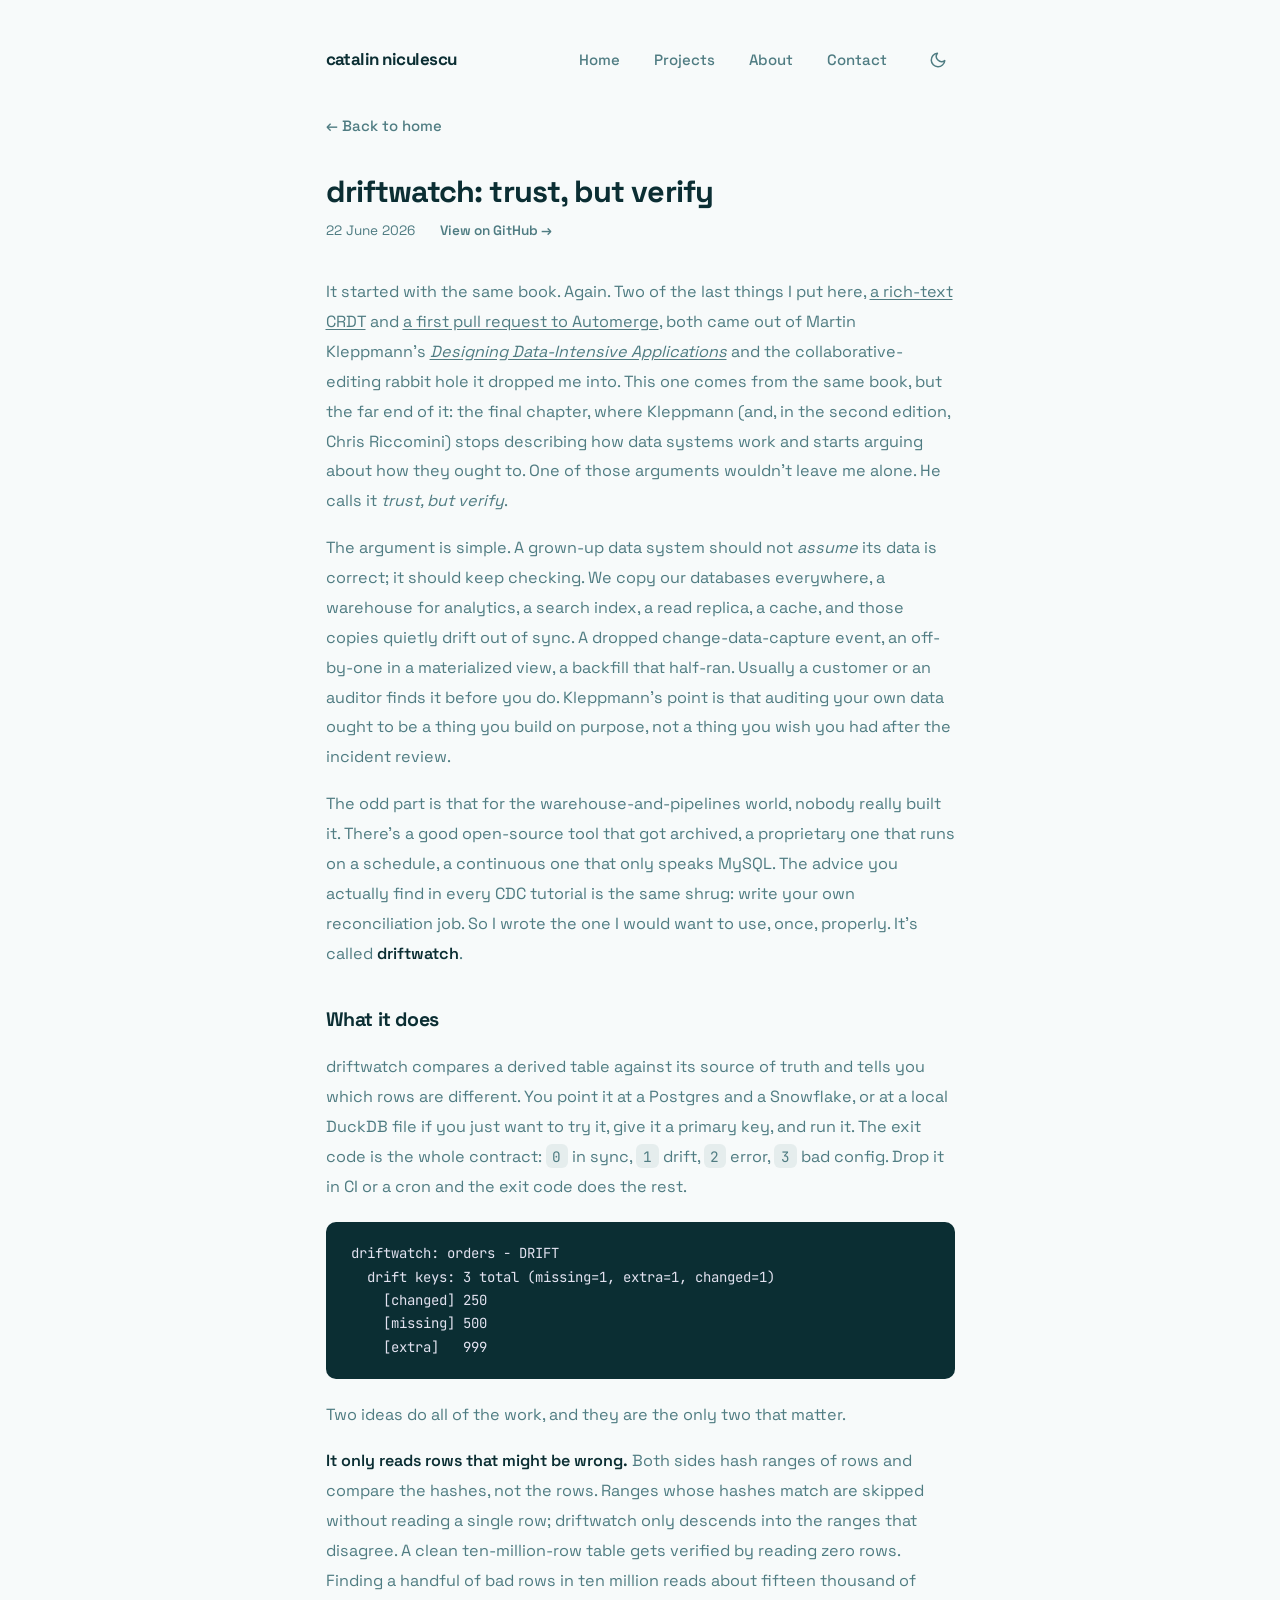
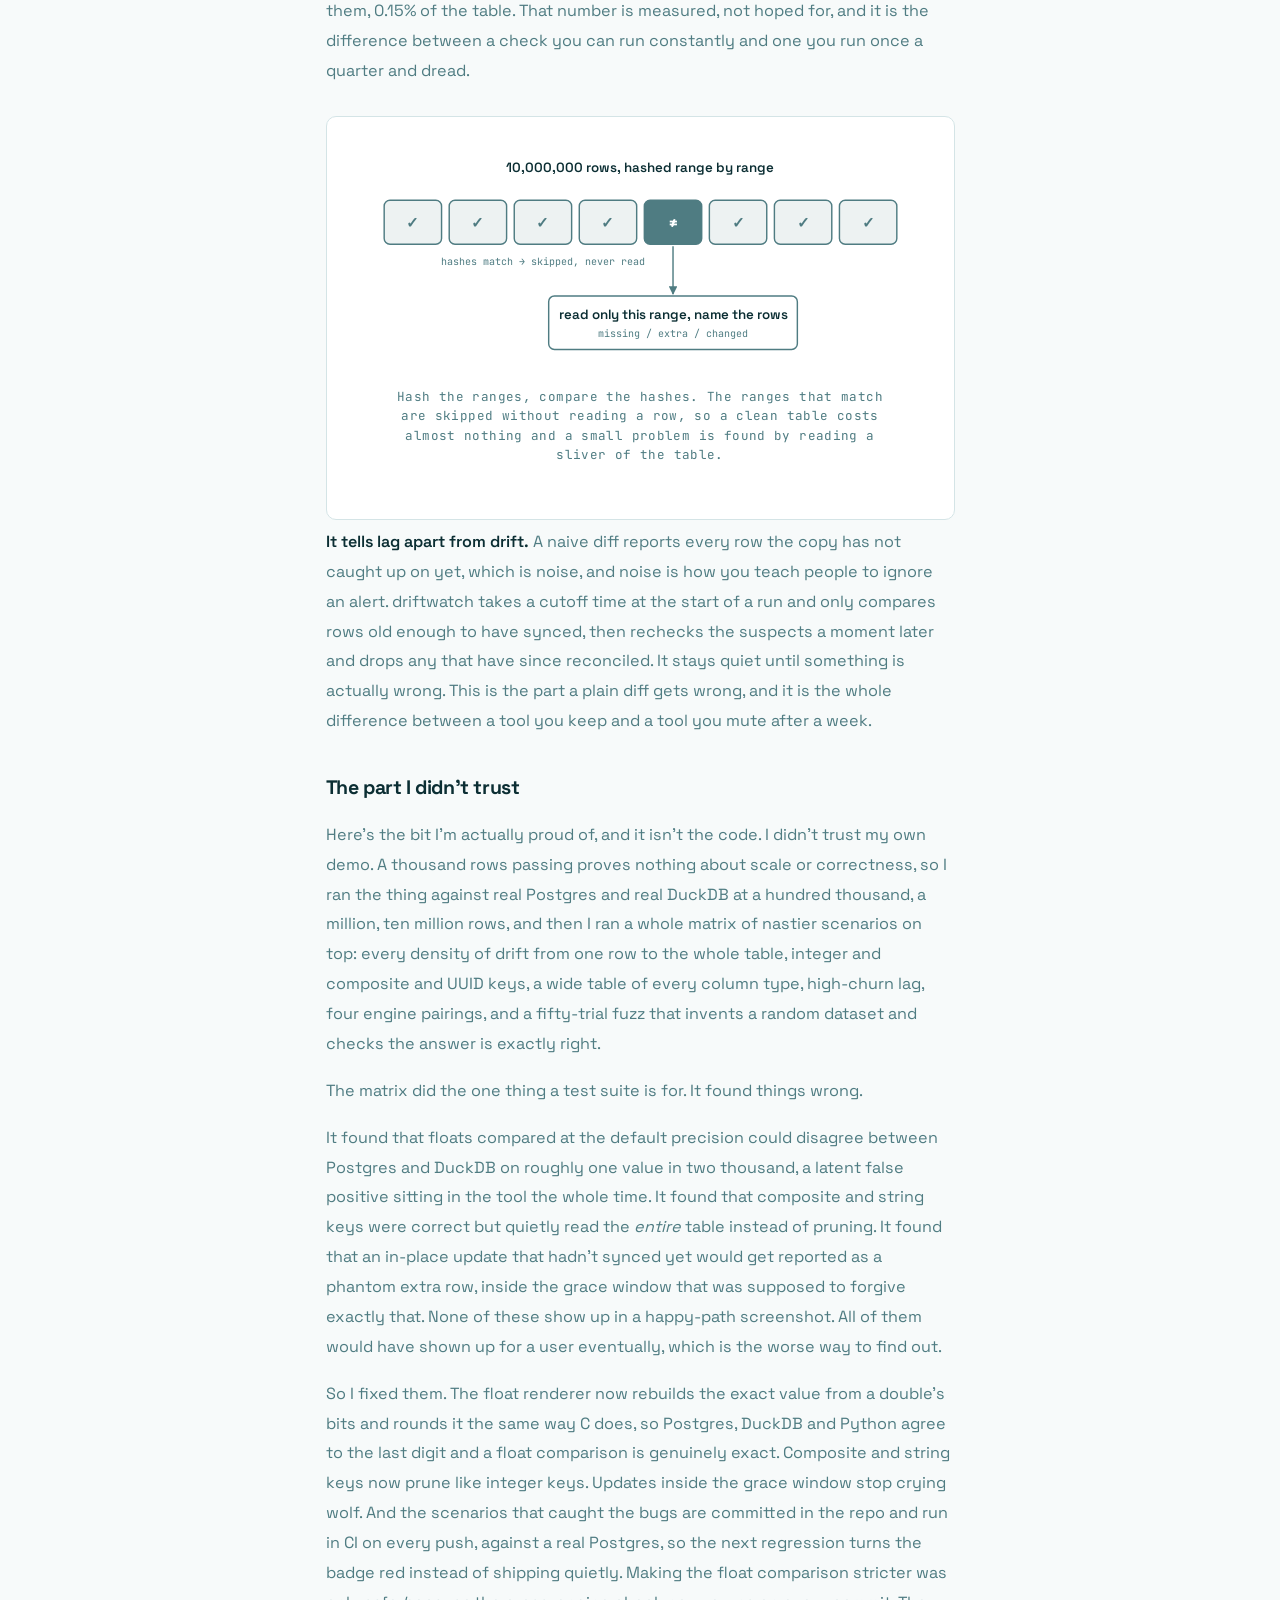
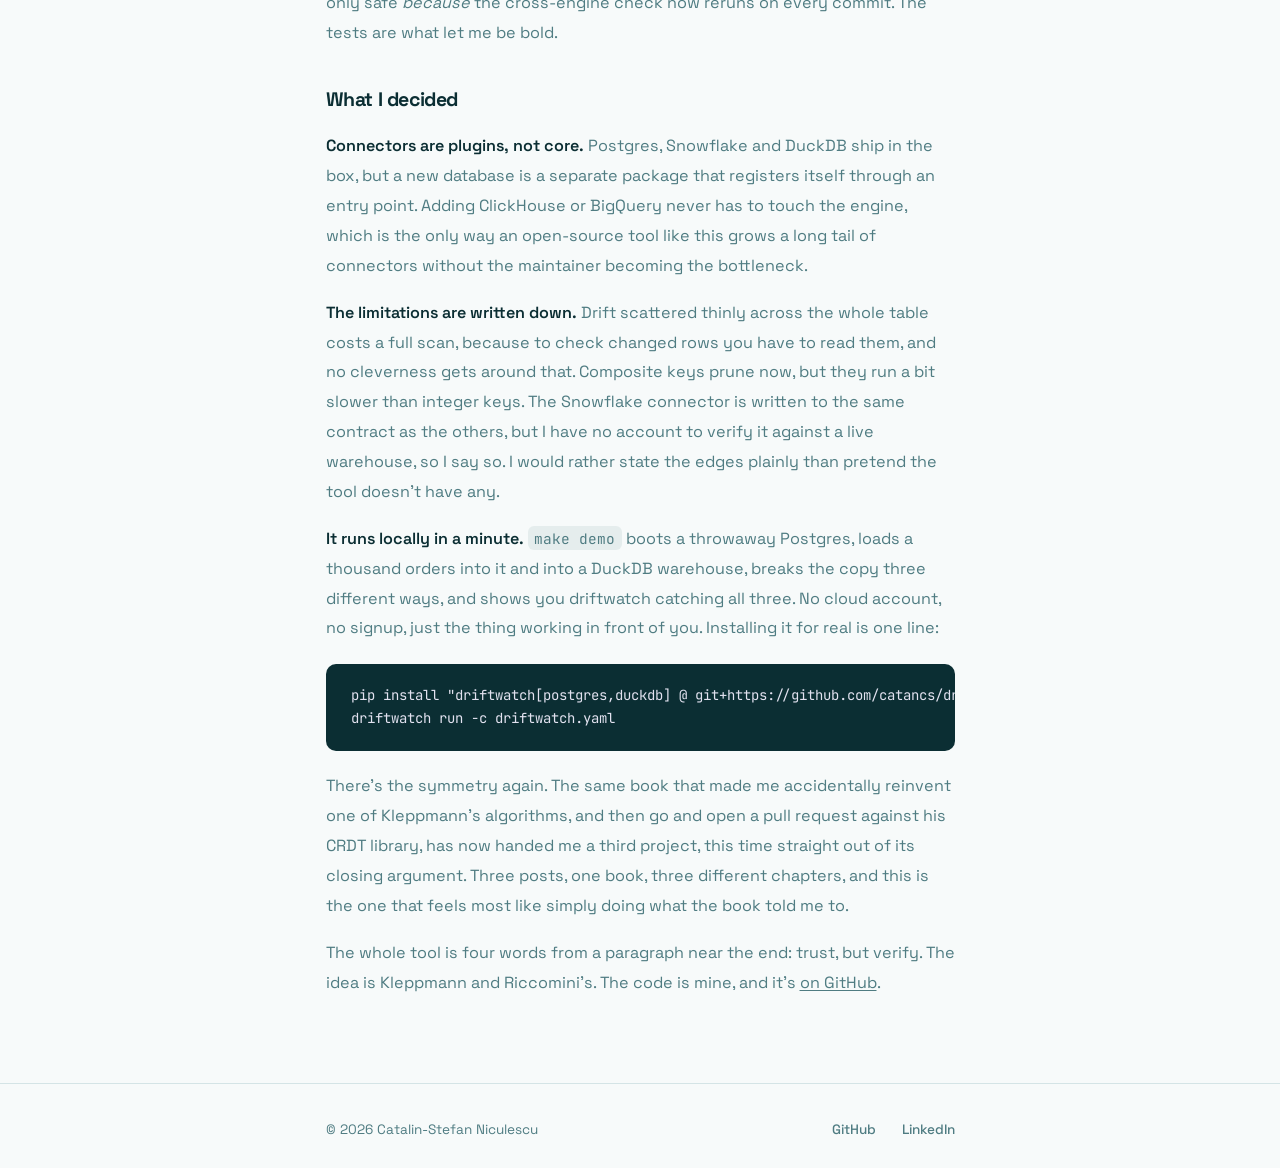
<file: posts/driftwatch.html>
<!DOCTYPE html>
<html lang="en">
<head>
  <meta charset="UTF-8">
  <meta name="viewport" content="width=device-width, initial-scale=1.0">
  <link rel="icon" type="image/svg+xml" href="../favicon.svg">
  <meta name="theme-color" content="#f7fafa" media="(prefers-color-scheme: light)">
  <meta name="theme-color" content="#0c1f22" media="(prefers-color-scheme: dark)">
  <script>(function(){try{var t=localStorage.getItem("theme");if(t)document.documentElement.setAttribute("data-theme",t);}catch(e){}})();</script>
  <title>driftwatch: trust, but verify - Catalin-Stefan Niculescu</title>
  <link rel="preconnect" href="https://fonts.googleapis.com">
  <link rel="preconnect" href="https://fonts.gstatic.com" crossorigin>
  <link href="https://fonts.googleapis.com/css2?family=Space+Grotesk:wght@400;500;600;700&family=JetBrains+Mono:wght@400;600&display=swap" rel="stylesheet">
  <link rel="stylesheet" href="../style.css">
</head>
<body>

  <nav>
    <div class="container">
      <a href="../index.html" class="nav-name">catalin niculescu</a>
      <ul class="nav-links">
        <li><a href="../index.html">Home</a></li>
        <li><a href="../projects.html">Projects</a></li>
        <li><a href="../about.html">About</a></li>
        <li><a href="../contact.html">Contact</a></li>
        <li class="nav-toggle-li">
          <button type="button" class="theme-toggle" aria-label="Toggle dark mode" title="Toggle theme">
            <svg class="icon-moon" viewBox="0 0 24 24" fill="none" stroke="currentColor" stroke-width="2" stroke-linecap="round" stroke-linejoin="round"><path d="M21 12.79A9 9 0 1 1 11.21 3 7 7 0 0 0 21 12.79z"/></svg>
            <svg class="icon-sun" viewBox="0 0 24 24" fill="none" stroke="currentColor" stroke-width="2" stroke-linecap="round" stroke-linejoin="round"><circle cx="12" cy="12" r="5"/><line x1="12" y1="1" x2="12" y2="3"/><line x1="12" y1="21" x2="12" y2="23"/><line x1="4.22" y1="4.22" x2="5.64" y2="5.64"/><line x1="18.36" y1="18.36" x2="19.78" y2="19.78"/><line x1="1" y1="12" x2="3" y2="12"/><line x1="21" y1="12" x2="23" y2="12"/><line x1="4.22" y1="19.78" x2="5.64" y2="18.36"/><line x1="18.36" y1="5.64" x2="19.78" y2="4.22"/></svg>
          </button>
        </li>
      </ul>
    </div>
  </nav>

  <main class="container">

    <a href="../index.html" class="post-back">&larr; Back to home</a>

    <h1 style="font-size: 1.8rem; font-weight: 700; letter-spacing: -0.03em; line-height: 1.25; margin-bottom: 0.5rem;">driftwatch: trust, but verify</h1>

    <div class="post-meta">
      <span>22 June 2026</span>
      <a href="https://github.com/catancs/driftwatch" target="_blank" rel="noopener">View on GitHub &rarr;</a>
    </div>

    <div class="post-content">

      <p>
        It started with the same book. Again. Two of the last things I put here, <a href="eg-walker-richtext.html">a rich-text CRDT</a> and <a href="automerge-fork-contribution.html">a first pull request to Automerge</a>, both came out of Martin Kleppmann's <a href="https://dataintensive.net/" target="_blank" rel="noopener"><em>Designing Data-Intensive Applications</em></a> and the collaborative-editing rabbit hole it dropped me into. This one comes from the same book, but the far end of it: the final chapter, where Kleppmann (and, in the second edition, Chris Riccomini) stops describing how data systems work and starts arguing about how they ought to. One of those arguments wouldn't leave me alone. He calls it <em>trust, but verify</em>.
      </p>

      <p>
        The argument is simple. A grown-up data system should not <em>assume</em> its data is correct; it should keep checking. We copy our databases everywhere, a warehouse for analytics, a search index, a read replica, a cache, and those copies quietly drift out of sync. A dropped change-data-capture event, an off-by-one in a materialized view, a backfill that half-ran. Usually a customer or an auditor finds it before you do. Kleppmann's point is that auditing your own data ought to be a thing you build on purpose, not a thing you wish you had after the incident review.
      </p>

      <p>
        The odd part is that for the warehouse-and-pipelines world, nobody really built it. There's a good open-source tool that got archived, a proprietary one that runs on a schedule, a continuous one that only speaks MySQL. The advice you actually find in every CDC tutorial is the same shrug: write your own reconciliation job. So I wrote the one I would want to use, once, properly. It's called <strong>driftwatch</strong>.
      </p>

      <h2>What it does</h2>

      <p>
        driftwatch compares a derived table against its source of truth and tells you which rows are different. You point it at a Postgres and a Snowflake, or at a local DuckDB file if you just want to try it, give it a primary key, and run it. The exit code is the whole contract: <code>0</code> in sync, <code>1</code> drift, <code>2</code> error, <code>3</code> bad config. Drop it in CI or a cron and the exit code does the rest.
      </p>

<pre><code>driftwatch: orders - DRIFT
  drift keys: 3 total (missing=1, extra=1, changed=1)
    [changed] 250
    [missing] 500
    [extra]   999</code></pre>

      <p>
        Two ideas do all of the work, and they are the only two that matter.
      </p>

      <p>
        <strong>It only reads rows that might be wrong.</strong> Both sides hash ranges of rows and compare the hashes, not the rows. Ranges whose hashes match are skipped without reading a single row; driftwatch only descends into the ranges that disagree. A clean ten-million-row table gets verified by reading zero rows. Finding a handful of bad rows in ten million reads about fifteen thousand of them, 0.15% of the table. That number is measured, not hoped for, and it is the difference between a check you can run constantly and one you run once a quarter and dread.
      </p>

      <figure class="post-diagram">
        <svg viewBox="0 0 620 250" xmlns="http://www.w3.org/2000/svg" role="img" aria-label="A table split into ranges. Ranges whose hashes match are skipped; only the range that differs is read.">
          <defs>
            <marker id="dw-arr" viewBox="0 0 10 10" refX="9" refY="5" markerWidth="6" markerHeight="6" orient="auto-start-reverse">
              <path d="M0,0 L10,5 L0,10 z" fill="#4F7C82"/>
            </marker>
          </defs>

          <text x="310" y="32" text-anchor="middle" font-family="'Space Grotesk', sans-serif" font-size="14" font-weight="600" fill="#0B2E33">10,000,000 rows, hashed range by range</text>

          <!-- match cells -->
          <g font-family="'Space Grotesk', sans-serif" font-size="16" font-weight="600">
            <rect x="42"  y="62" width="60" height="46" rx="6" fill="rgba(79, 124, 130, 0.10)" stroke="#4F7C82" stroke-width="1.5"/>
            <text x="72"  y="91" text-anchor="middle" fill="#4F7C82">&#10003;</text>
            <rect x="110" y="62" width="60" height="46" rx="6" fill="rgba(79, 124, 130, 0.10)" stroke="#4F7C82" stroke-width="1.5"/>
            <text x="140" y="91" text-anchor="middle" fill="#4F7C82">&#10003;</text>
            <rect x="178" y="62" width="60" height="46" rx="6" fill="rgba(79, 124, 130, 0.10)" stroke="#4F7C82" stroke-width="1.5"/>
            <text x="208" y="91" text-anchor="middle" fill="#4F7C82">&#10003;</text>
            <rect x="246" y="62" width="60" height="46" rx="6" fill="rgba(79, 124, 130, 0.10)" stroke="#4F7C82" stroke-width="1.5"/>
            <text x="276" y="91" text-anchor="middle" fill="#4F7C82">&#10003;</text>
            <!-- the one that differs -->
            <rect x="314" y="62" width="60" height="46" rx="6" fill="#4F7C82" stroke="#4F7C82" stroke-width="1.5"/>
            <text x="344" y="92" text-anchor="middle" fill="#ffffff" font-size="18">&#8800;</text>
            <rect x="382" y="62" width="60" height="46" rx="6" fill="rgba(79, 124, 130, 0.10)" stroke="#4F7C82" stroke-width="1.5"/>
            <text x="412" y="91" text-anchor="middle" fill="#4F7C82">&#10003;</text>
            <rect x="450" y="62" width="60" height="46" rx="6" fill="rgba(79, 124, 130, 0.10)" stroke="#4F7C82" stroke-width="1.5"/>
            <text x="480" y="91" text-anchor="middle" fill="#4F7C82">&#10003;</text>
            <rect x="518" y="62" width="60" height="46" rx="6" fill="rgba(79, 124, 130, 0.10)" stroke="#4F7C82" stroke-width="1.5"/>
            <text x="548" y="91" text-anchor="middle" fill="#4F7C82">&#10003;</text>
          </g>

          <text x="208" y="130" text-anchor="middle" font-family="'JetBrains Mono', monospace" font-size="10.5" fill="#4F7C82">hashes match &rarr; skipped, never read</text>

          <line x1="344" y1="110" x2="344" y2="160" stroke="#4F7C82" stroke-width="1.5" marker-end="url(#dw-arr)"/>

          <rect x="214" y="162" width="260" height="56" rx="6" fill="#ffffff" stroke="#4F7C82" stroke-width="1.5"/>
          <text x="344" y="186" text-anchor="middle" font-family="'Space Grotesk', sans-serif" font-size="14" font-weight="600" fill="#0B2E33">read only this range, name the rows</text>
          <text x="344" y="205" text-anchor="middle" font-family="'JetBrains Mono', monospace" font-size="10.5" fill="#4F7C82">missing / extra / changed</text>
        </svg>
        <figcaption class="post-diagram-caption">Hash the ranges, compare the hashes. The ranges that match are skipped without reading a row, so a clean table costs almost nothing and a small problem is found by reading a sliver of the table.</figcaption>
      </figure>

      <p>
        <strong>It tells lag apart from drift.</strong> A naive diff reports every row the copy has not caught up on yet, which is noise, and noise is how you teach people to ignore an alert. driftwatch takes a cutoff time at the start of a run and only compares rows old enough to have synced, then rechecks the suspects a moment later and drops any that have since reconciled. It stays quiet until something is actually wrong. This is the part a plain diff gets wrong, and it is the whole difference between a tool you keep and a tool you mute after a week.
      </p>

      <h2>The part I didn't trust</h2>

      <p>
        Here's the bit I'm actually proud of, and it isn't the code. I didn't trust my own demo. A thousand rows passing proves nothing about scale or correctness, so I ran the thing against real Postgres and real DuckDB at a hundred thousand, a million, ten million rows, and then I ran a whole matrix of nastier scenarios on top: every density of drift from one row to the whole table, integer and composite and UUID keys, a wide table of every column type, high-churn lag, four engine pairings, and a fifty-trial fuzz that invents a random dataset and checks the answer is exactly right.
      </p>

      <p>
        The matrix did the one thing a test suite is for. It found things wrong.
      </p>

      <p>
        It found that floats compared at the default precision could disagree between Postgres and DuckDB on roughly one value in two thousand, a latent false positive sitting in the tool the whole time. It found that composite and string keys were correct but quietly read the <em>entire</em> table instead of pruning. It found that an in-place update that hadn't synced yet would get reported as a phantom extra row, inside the grace window that was supposed to forgive exactly that. None of these show up in a happy-path screenshot. All of them would have shown up for a user eventually, which is the worse way to find out.
      </p>

      <p>
        So I fixed them. The float renderer now rebuilds the exact value from a double's bits and rounds it the same way C does, so Postgres, DuckDB and Python agree to the last digit and a float comparison is genuinely exact. Composite and string keys now prune like integer keys. Updates inside the grace window stop crying wolf. And the scenarios that caught the bugs are committed in the repo and run in CI on every push, against a real Postgres, so the next regression turns the badge red instead of shipping quietly. Making the float comparison stricter was only safe <em>because</em> the cross-engine check now reruns on every commit. The tests are what let me be bold.
      </p>

      <h2>What I decided</h2>

      <p>
        <strong>Connectors are plugins, not core.</strong> Postgres, Snowflake and DuckDB ship in the box, but a new database is a separate package that registers itself through an entry point. Adding ClickHouse or BigQuery never has to touch the engine, which is the only way an open-source tool like this grows a long tail of connectors without the maintainer becoming the bottleneck.
      </p>

      <p>
        <strong>The limitations are written down.</strong> Drift scattered thinly across the whole table costs a full scan, because to check changed rows you have to read them, and no cleverness gets around that. Composite keys prune now, but they run a bit slower than integer keys. The Snowflake connector is written to the same contract as the others, but I have no account to verify it against a live warehouse, so I say so. I would rather state the edges plainly than pretend the tool doesn't have any.
      </p>

      <p>
        <strong>It runs locally in a minute.</strong> <code>make demo</code> boots a throwaway Postgres, loads a thousand orders into it and into a DuckDB warehouse, breaks the copy three different ways, and shows you driftwatch catching all three. No cloud account, no signup, just the thing working in front of you. Installing it for real is one line:
      </p>

<pre><code>pip install "driftwatch[postgres,duckdb] @ git+https://github.com/catancs/driftwatch"
driftwatch run -c driftwatch.yaml</code></pre>

      <p>
        There's the symmetry again. The same book that made me accidentally reinvent one of Kleppmann's algorithms, and then go and open a pull request against his CRDT library, has now handed me a third project, this time straight out of its closing argument. Three posts, one book, three different chapters, and this is the one that feels most like simply doing what the book told me to.
      </p>

      <p>
        The whole tool is four words from a paragraph near the end: trust, but verify. The idea is Kleppmann and Riccomini's. The code is mine, and it's <a href="https://github.com/catancs/driftwatch" target="_blank" rel="noopener">on GitHub</a>.
      </p>

    </div>

  </main>

  <footer>
    <div class="container">
      <span>&copy; 2026 Catalin-Stefan Niculescu</span>
      <div class="footer-links">
        <a href="https://github.com/catancs" target="_blank" rel="noopener">GitHub</a>
        <a href="https://www.linkedin.com/in/catalin-stefan-niculescu-9aa531197/" target="_blank" rel="noopener">LinkedIn</a>
      </div>
    </div>
  </footer>

  <script src="../theme.js"></script>

</body>
</html>
</file>
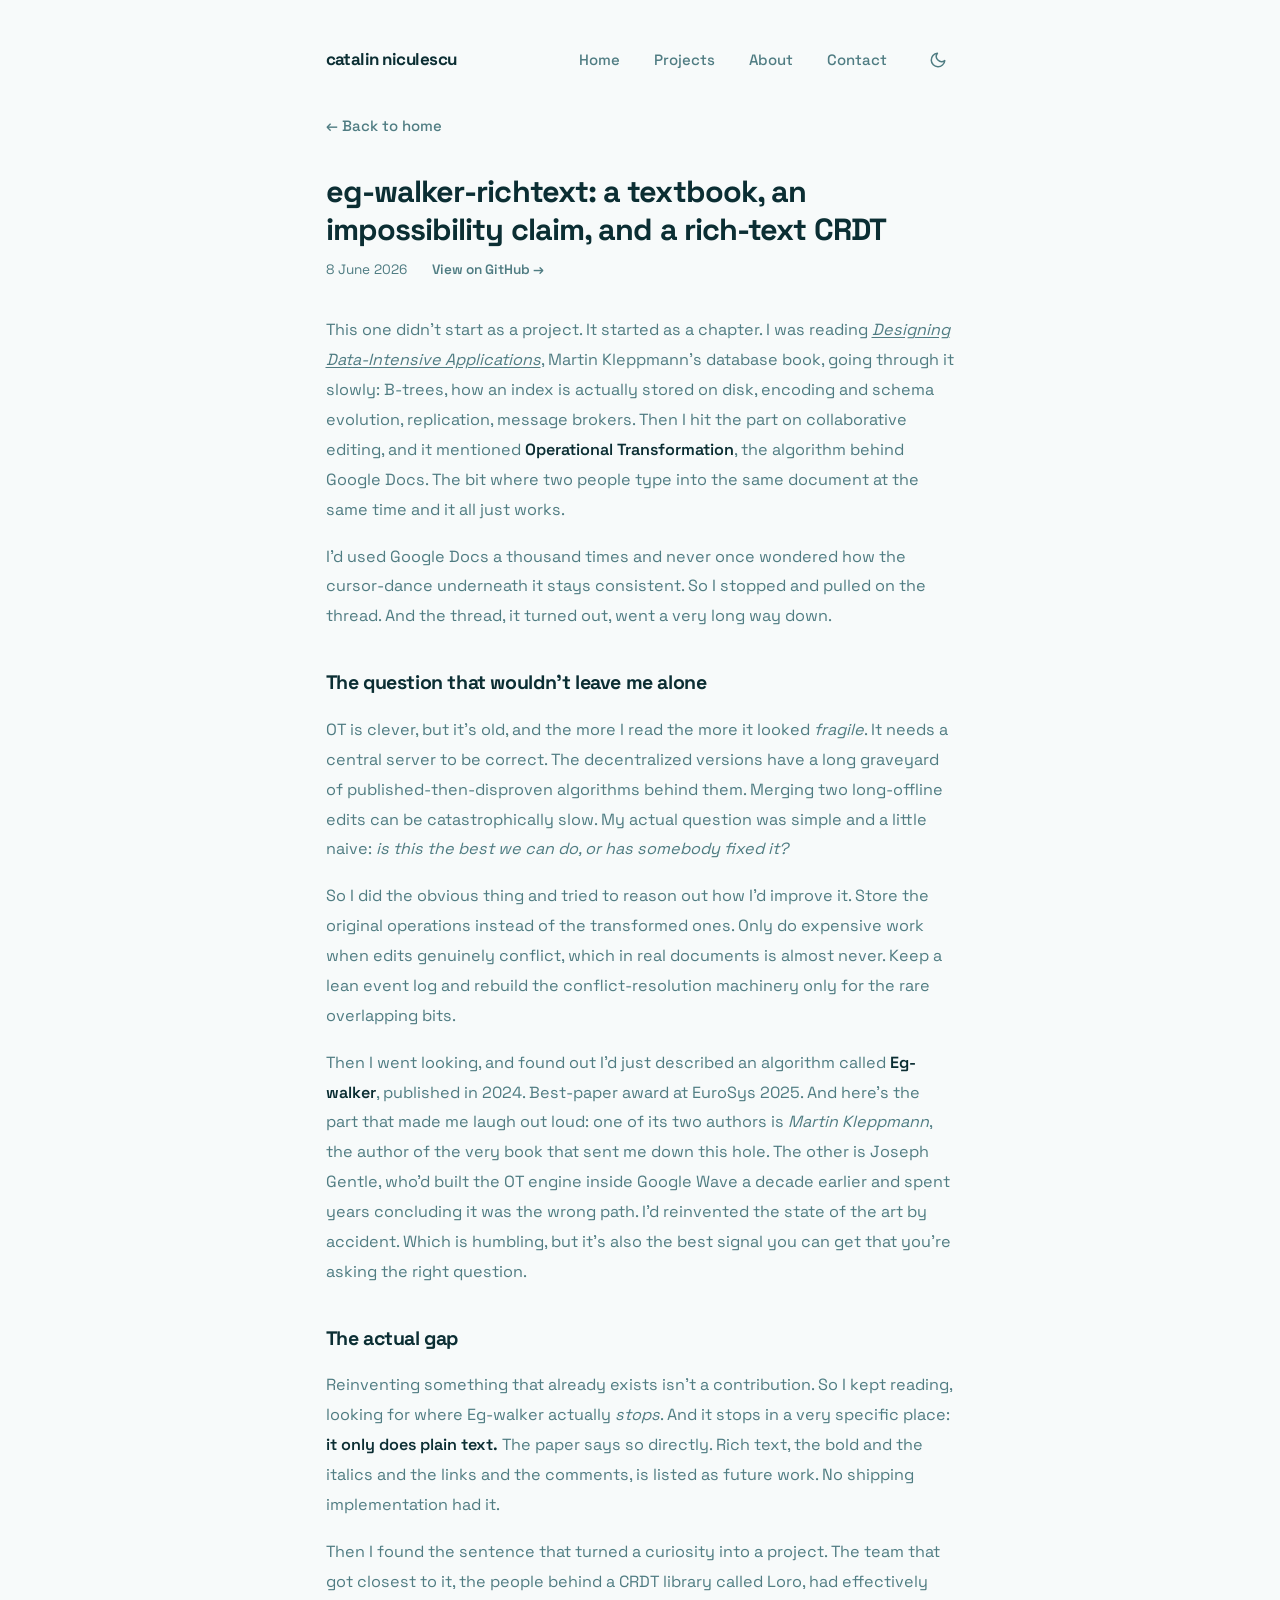
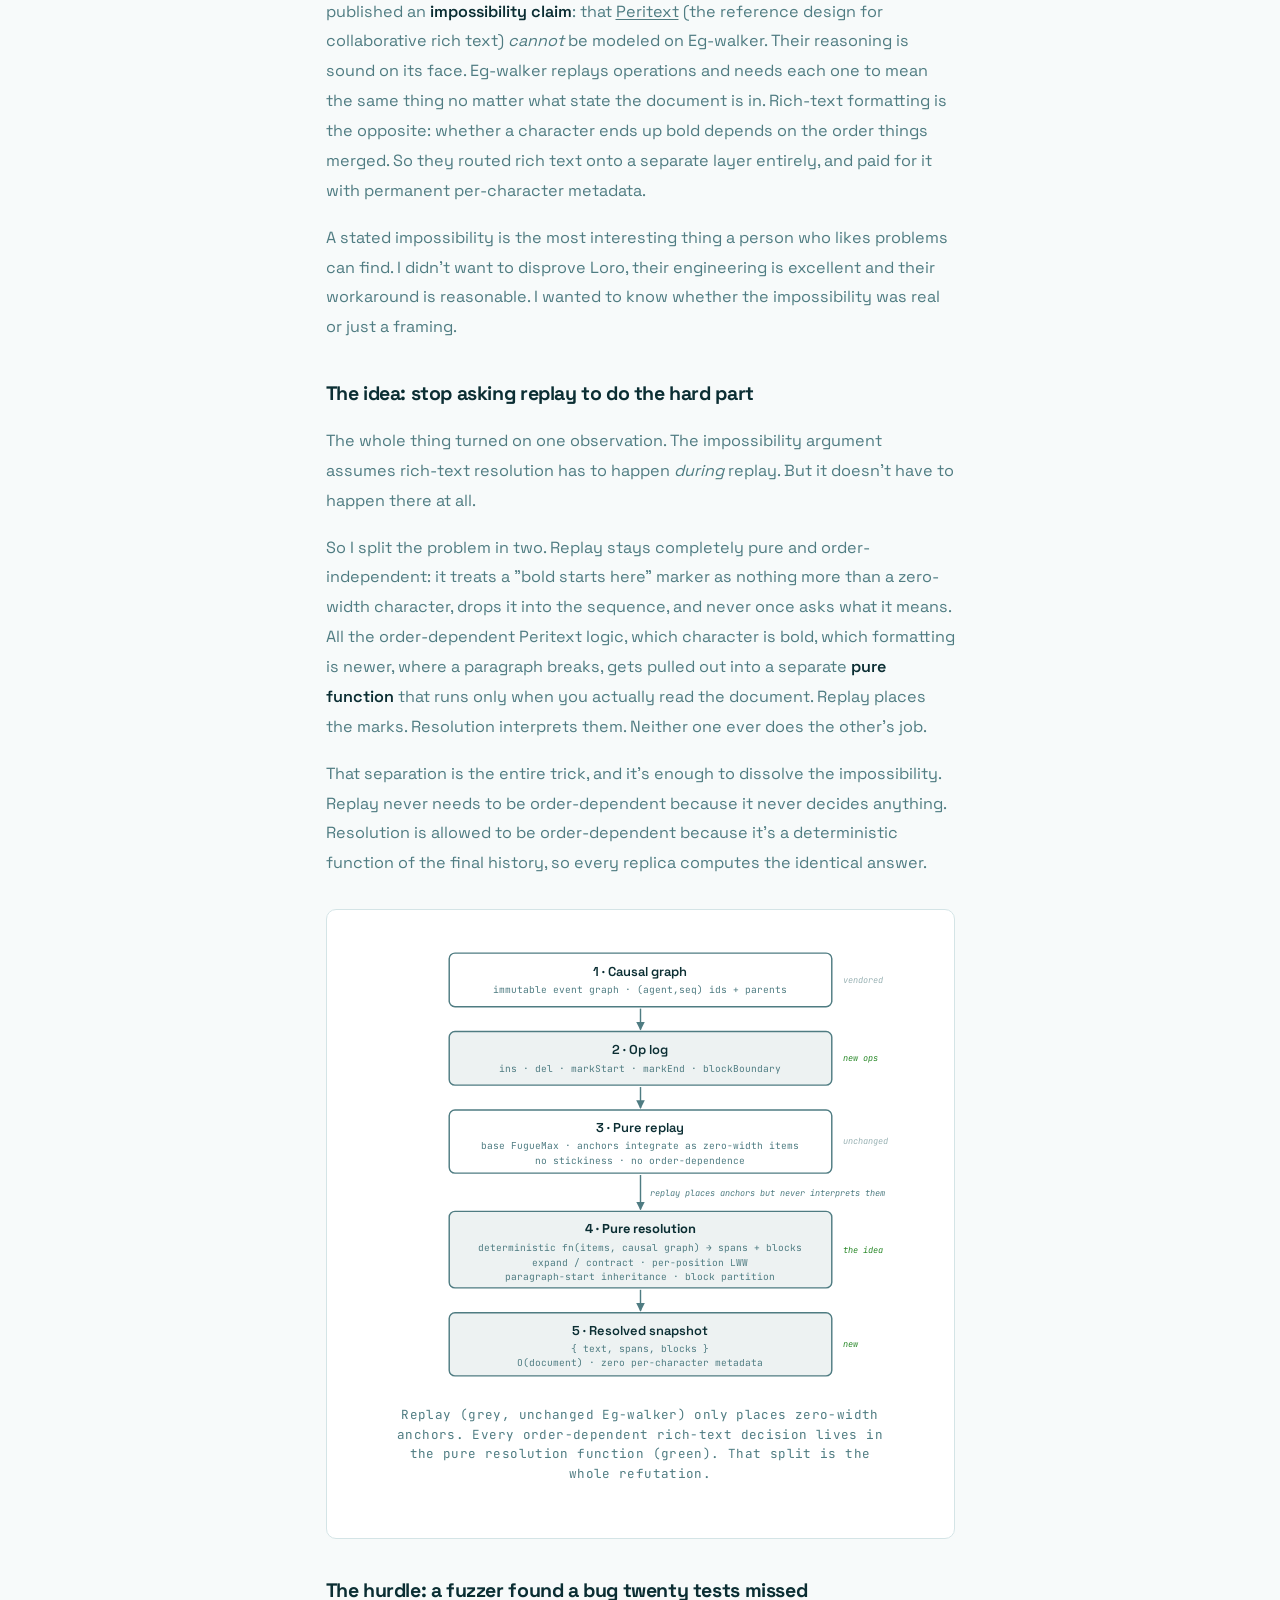
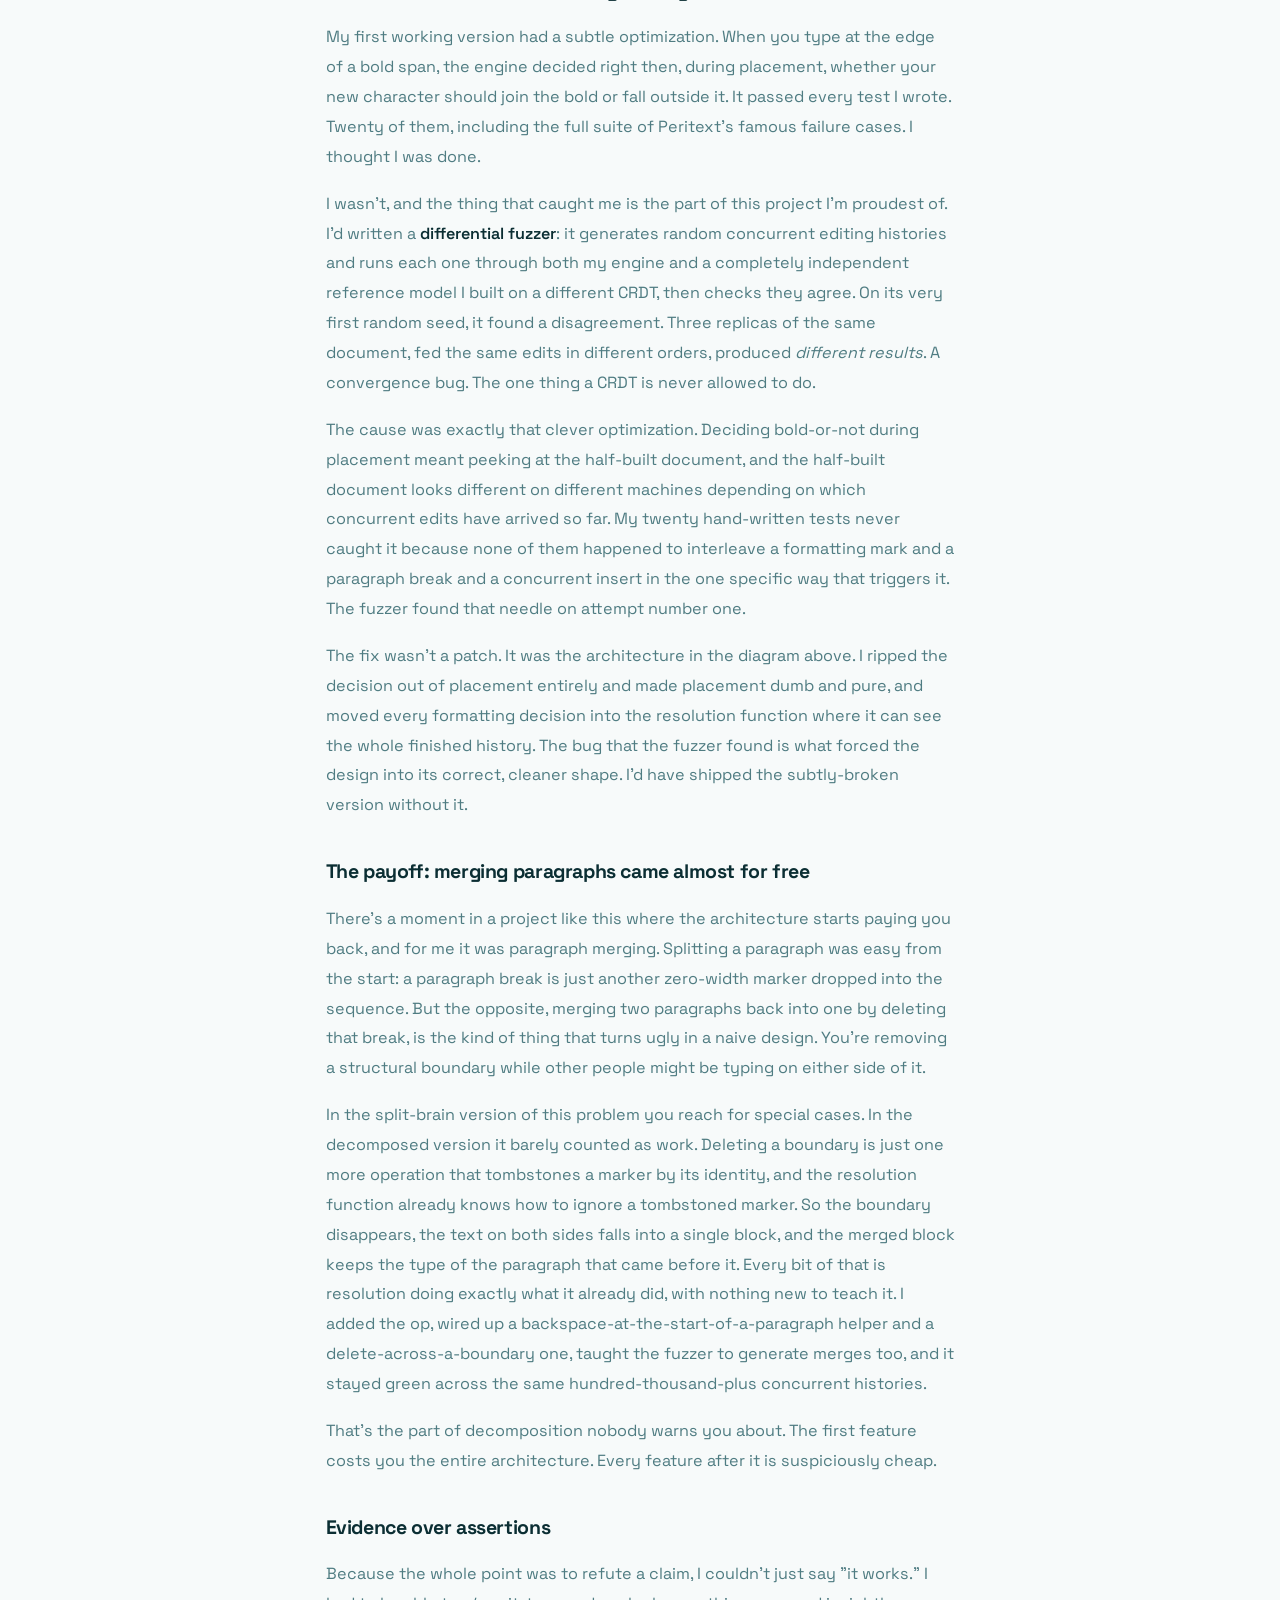
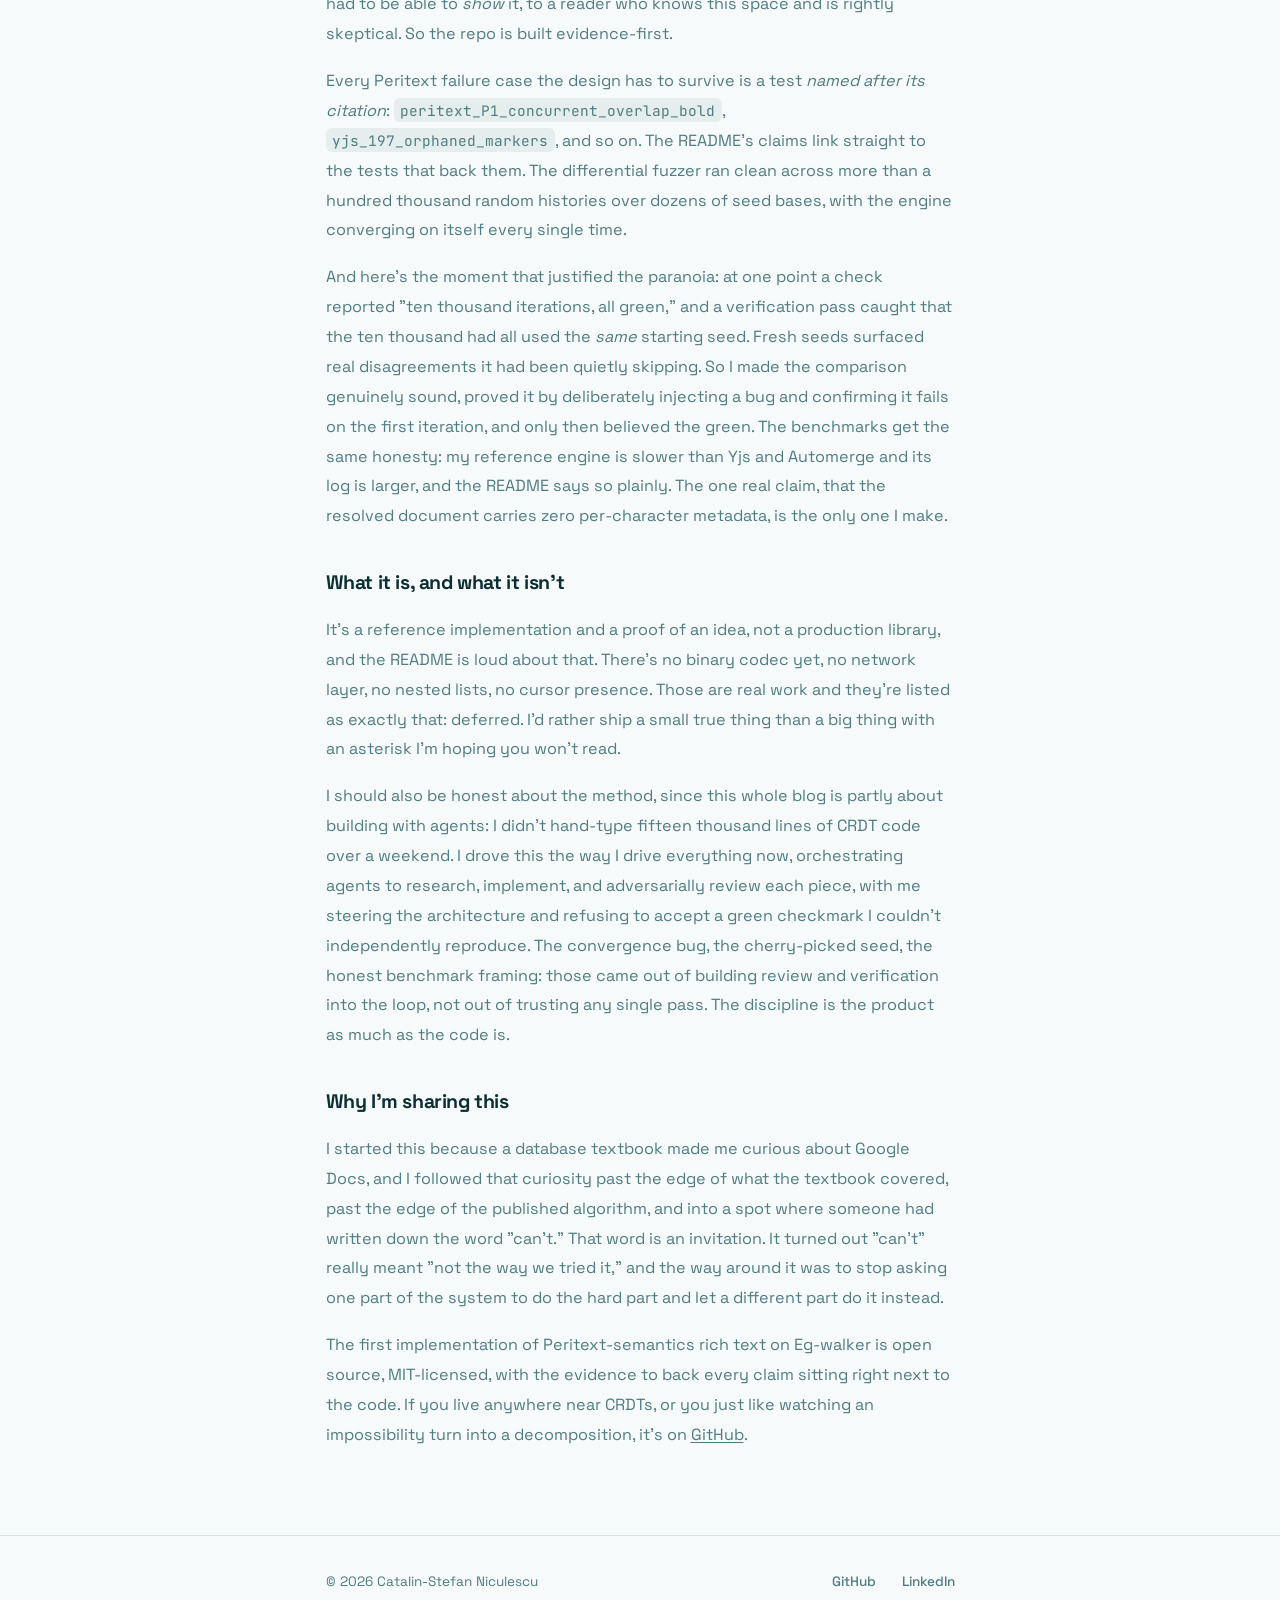
<file: posts/eg-walker-richtext.html>
<!DOCTYPE html>
<html lang="en">
<head>
  <meta charset="UTF-8">
  <meta name="viewport" content="width=device-width, initial-scale=1.0">
  <link rel="icon" type="image/svg+xml" href="../favicon.svg">
  <meta name="theme-color" content="#f7fafa" media="(prefers-color-scheme: light)">
  <meta name="theme-color" content="#0c1f22" media="(prefers-color-scheme: dark)">
  <script>(function(){try{var t=localStorage.getItem("theme");if(t)document.documentElement.setAttribute("data-theme",t);}catch(e){}})();</script>
  <title>eg-walker-richtext: a textbook, an impossibility claim, and a rich-text CRDT - Catalin-Stefan Niculescu</title>
  <link rel="preconnect" href="https://fonts.googleapis.com">
  <link rel="preconnect" href="https://fonts.gstatic.com" crossorigin>
  <link href="https://fonts.googleapis.com/css2?family=Space+Grotesk:wght@400;500;600;700&family=JetBrains+Mono:wght@400;600&display=swap" rel="stylesheet">
  <link rel="stylesheet" href="../style.css">
</head>
<body>

  <nav>
    <div class="container">
      <a href="../index.html" class="nav-name">catalin niculescu</a>
      <ul class="nav-links">
        <li><a href="../index.html">Home</a></li>
        <li><a href="../projects.html">Projects</a></li>
        <li><a href="../about.html">About</a></li>
        <li><a href="../contact.html">Contact</a></li>
        <li class="nav-toggle-li">
          <button type="button" class="theme-toggle" aria-label="Toggle dark mode" title="Toggle theme">
            <svg class="icon-moon" viewBox="0 0 24 24" fill="none" stroke="currentColor" stroke-width="2" stroke-linecap="round" stroke-linejoin="round"><path d="M21 12.79A9 9 0 1 1 11.21 3 7 7 0 0 0 21 12.79z"/></svg>
            <svg class="icon-sun" viewBox="0 0 24 24" fill="none" stroke="currentColor" stroke-width="2" stroke-linecap="round" stroke-linejoin="round"><circle cx="12" cy="12" r="5"/><line x1="12" y1="1" x2="12" y2="3"/><line x1="12" y1="21" x2="12" y2="23"/><line x1="4.22" y1="4.22" x2="5.64" y2="5.64"/><line x1="18.36" y1="18.36" x2="19.78" y2="19.78"/><line x1="1" y1="12" x2="3" y2="12"/><line x1="21" y1="12" x2="23" y2="12"/><line x1="4.22" y1="19.78" x2="5.64" y2="18.36"/><line x1="18.36" y1="5.64" x2="19.78" y2="4.22"/></svg>
          </button>
        </li>
      </ul>
    </div>
  </nav>

  <main class="container">

    <a href="../index.html" class="post-back">&larr; Back to home</a>

    <h1 style="font-size: 1.8rem; font-weight: 700; letter-spacing: -0.03em; line-height: 1.25; margin-bottom: 0.5rem;">eg-walker-richtext: a textbook, an impossibility claim, and a rich-text CRDT</h1>

    <div class="post-meta">
      <span>8 June 2026</span>
      <a href="https://github.com/catancs/eg-walker-richtext" target="_blank" rel="noopener">View on GitHub &rarr;</a>
    </div>

    <div class="post-content">

      <p>
        This one didn't start as a project. It started as a chapter. I was reading <a href="https://dataintensive.net/" target="_blank" rel="noopener"><em>Designing Data-Intensive Applications</em></a>, Martin Kleppmann's database book, going through it slowly: B-trees, how an index is actually stored on disk, encoding and schema evolution, replication, message brokers. Then I hit the part on collaborative editing, and it mentioned <strong>Operational Transformation</strong>, the algorithm behind Google Docs. The bit where two people type into the same document at the same time and it all just works.
      </p>

      <p>
        I'd used Google Docs a thousand times and never once wondered how the cursor-dance underneath it stays consistent. So I stopped and pulled on the thread. And the thread, it turned out, went a very long way down.
      </p>

      <h2>The question that wouldn't leave me alone</h2>

      <p>
        OT is clever, but it's old, and the more I read the more it looked <em>fragile</em>. It needs a central server to be correct. The decentralized versions have a long graveyard of published-then-disproven algorithms behind them. Merging two long-offline edits can be catastrophically slow. My actual question was simple and a little naive: <em>is this the best we can do, or has somebody fixed it?</em>
      </p>

      <p>
        So I did the obvious thing and tried to reason out how I'd improve it. Store the original operations instead of the transformed ones. Only do expensive work when edits genuinely conflict, which in real documents is almost never. Keep a lean event log and rebuild the conflict-resolution machinery only for the rare overlapping bits.
      </p>

      <p>
        Then I went looking, and found out I'd just described an algorithm called <strong>Eg-walker</strong>, published in 2024. Best-paper award at EuroSys 2025. And here's the part that made me laugh out loud: one of its two authors is <em>Martin Kleppmann</em>, the author of the very book that sent me down this hole. The other is Joseph Gentle, who'd built the OT engine inside Google Wave a decade earlier and spent years concluding it was the wrong path. I'd reinvented the state of the art by accident. Which is humbling, but it's also the best signal you can get that you're asking the right question.
      </p>

      <h2>The actual gap</h2>

      <p>
        Reinventing something that already exists isn't a contribution. So I kept reading, looking for where Eg-walker actually <em>stops</em>. And it stops in a very specific place: <strong>it only does plain text.</strong> The paper says so directly. Rich text, the bold and the italics and the links and the comments, is listed as future work. No shipping implementation had it.
      </p>

      <p>
        Then I found the sentence that turned a curiosity into a project. The team that got closest to it, the people behind a CRDT library called Loro, had effectively published an <strong>impossibility claim</strong>: that <a href="https://www.inkandswitch.com/peritext/" target="_blank" rel="noopener">Peritext</a> (the reference design for collaborative rich text) <em>cannot</em> be modeled on Eg-walker. Their reasoning is sound on its face. Eg-walker replays operations and needs each one to mean the same thing no matter what state the document is in. Rich-text formatting is the opposite: whether a character ends up bold depends on the order things merged. So they routed rich text onto a separate layer entirely, and paid for it with permanent per-character metadata.
      </p>

      <p>
        A stated impossibility is the most interesting thing a person who likes problems can find. I didn't want to disprove Loro, their engineering is excellent and their workaround is reasonable. I wanted to know whether the impossibility was real or just a framing.
      </p>

      <h2>The idea: stop asking replay to do the hard part</h2>

      <p>
        The whole thing turned on one observation. The impossibility argument assumes rich-text resolution has to happen <em>during</em> replay. But it doesn't have to happen there at all.
      </p>

      <p>
        So I split the problem in two. Replay stays completely pure and order-independent: it treats a "bold starts here" marker as nothing more than a zero-width character, drops it into the sequence, and never once asks what it means. All the order-dependent Peritext logic, which character is bold, which formatting is newer, where a paragraph breaks, gets pulled out into a separate <strong>pure function</strong> that runs only when you actually read the document. Replay places the marks. Resolution interprets them. Neither one ever does the other's job.
      </p>

      <p>
        That separation is the entire trick, and it's enough to dissolve the impossibility. Replay never needs to be order-dependent because it never decides anything. Resolution is allowed to be order-dependent because it's a deterministic function of the final history, so every replica computes the identical answer.
      </p>

      <figure class="post-diagram">
        <svg viewBox="0 0 620 486" xmlns="http://www.w3.org/2000/svg" role="img" aria-label="Five-layer architecture: a vendored causal graph, a new op log with mark and block ops, a pure replay layer that only places zero-width anchors, a new pure resolution function that computes all rich-text semantics, and an O(document) resolved snapshot. The replay layer is unchanged base Eg-walker; resolution and the snapshot are the new contribution.">
          <defs>
            <marker id="ew-arr" viewBox="0 0 10 10" refX="9" refY="5" markerWidth="6" markerHeight="6" orient="auto-start-reverse">
              <path d="M0,0 L10,5 L0,10 z" fill="#4F7C82"/>
            </marker>
          </defs>

          <!-- 1. Causal graph (vendored) -->
          <rect x="110" y="20" width="400" height="56" rx="6" fill="#ffffff" stroke="#4F7C82" stroke-width="1.5"/>
          <text x="310" y="44" text-anchor="middle" font-family="'Space Grotesk', sans-serif" font-size="13.5" font-weight="600" fill="#0B2E33">1 &middot; Causal graph</text>
          <text x="310" y="62" text-anchor="middle" font-family="'JetBrains Mono', monospace" font-size="10" fill="#4F7C82">immutable event graph &middot; (agent,seq) ids + parents</text>
          <text x="522" y="51" font-family="'JetBrains Mono', monospace" font-size="9" fill="#9bb3b5" font-style="italic">vendored</text>

          <line x1="310" y1="78" x2="310" y2="100" stroke="#4F7C82" stroke-width="1.5" marker-end="url(#ew-arr)"/>

          <!-- 2. Op log (new ops) -->
          <rect x="110" y="102" width="400" height="56" rx="6" fill="rgba(79, 124, 130, 0.10)" stroke="#4F7C82" stroke-width="1.5"/>
          <text x="310" y="126" text-anchor="middle" font-family="'Space Grotesk', sans-serif" font-size="13.5" font-weight="600" fill="#0B2E33">2 &middot; Op log</text>
          <text x="310" y="144" text-anchor="middle" font-family="'JetBrains Mono', monospace" font-size="10" fill="#4F7C82">ins &middot; del &middot; markStart &middot; markEnd &middot; blockBoundary</text>
          <text x="522" y="133" font-family="'JetBrains Mono', monospace" font-size="9" fill="#2c8a2c" font-style="italic">new ops</text>

          <line x1="310" y1="160" x2="310" y2="182" stroke="#4F7C82" stroke-width="1.5" marker-end="url(#ew-arr)"/>

          <!-- 3. Pure replay (extended, but pure) -->
          <rect x="110" y="184" width="400" height="66" rx="6" fill="#ffffff" stroke="#4F7C82" stroke-width="1.5"/>
          <text x="310" y="207" text-anchor="middle" font-family="'Space Grotesk', sans-serif" font-size="13.5" font-weight="600" fill="#0B2E33">3 &middot; Pure replay</text>
          <text x="310" y="225" text-anchor="middle" font-family="'JetBrains Mono', monospace" font-size="10" fill="#4F7C82">base FugueMax &middot; anchors integrate as zero-width items</text>
          <text x="310" y="240" text-anchor="middle" font-family="'JetBrains Mono', monospace" font-size="10" fill="#4F7C82">no stickiness &middot; no order-dependence</text>
          <text x="522" y="220" font-family="'JetBrains Mono', monospace" font-size="9" fill="#9bb3b5" font-style="italic">unchanged</text>

          <line x1="310" y1="252" x2="310" y2="288" stroke="#4F7C82" stroke-width="1.5" marker-end="url(#ew-arr)"/>
          <text x="320" y="274" font-family="'JetBrains Mono', monospace" font-size="9" fill="#4F7C82" font-style="italic">replay places anchors but never interprets them</text>

          <!-- 4. Pure resolution (the contribution) -->
          <rect x="110" y="290" width="400" height="80" rx="6" fill="rgba(79, 124, 130, 0.10)" stroke="#4F7C82" stroke-width="1.5"/>
          <text x="310" y="313" text-anchor="middle" font-family="'Space Grotesk', sans-serif" font-size="13.5" font-weight="700" fill="#0B2E33">4 &middot; Pure resolution</text>
          <text x="310" y="331" text-anchor="middle" font-family="'JetBrains Mono', monospace" font-size="10" fill="#4F7C82">deterministic fn(items, causal graph) &rarr; spans + blocks</text>
          <text x="310" y="347" text-anchor="middle" font-family="'JetBrains Mono', monospace" font-size="10" fill="#4F7C82">expand / contract &middot; per-position LWW</text>
          <text x="310" y="362" text-anchor="middle" font-family="'JetBrains Mono', monospace" font-size="10" fill="#4F7C82">paragraph-start inheritance &middot; block partition</text>
          <text x="522" y="334" font-family="'JetBrains Mono', monospace" font-size="9" fill="#2c8a2c" font-style="italic">the idea</text>

          <line x1="310" y1="372" x2="310" y2="394" stroke="#4F7C82" stroke-width="1.5" marker-end="url(#ew-arr)"/>

          <!-- 5. Resolved snapshot (new) -->
          <rect x="110" y="396" width="400" height="66" rx="6" fill="rgba(79, 124, 130, 0.10)" stroke="#4F7C82" stroke-width="1.5"/>
          <text x="310" y="419" text-anchor="middle" font-family="'Space Grotesk', sans-serif" font-size="13.5" font-weight="600" fill="#0B2E33">5 &middot; Resolved snapshot</text>
          <text x="310" y="437" text-anchor="middle" font-family="'JetBrains Mono', monospace" font-size="10" fill="#4F7C82">{ text, spans, blocks }</text>
          <text x="310" y="452" text-anchor="middle" font-family="'JetBrains Mono', monospace" font-size="10" fill="#4F7C82">O(document) &middot; zero per-character metadata</text>
          <text x="522" y="432" font-family="'JetBrains Mono', monospace" font-size="9" fill="#2c8a2c" font-style="italic">new</text>
        </svg>
        <figcaption class="post-diagram-caption">Replay (grey, unchanged Eg-walker) only places zero-width anchors. Every order-dependent rich-text decision lives in the pure resolution function (green). That split is the whole refutation.</figcaption>
      </figure>

      <h2>The hurdle: a fuzzer found a bug twenty tests missed</h2>

      <p>
        My first working version had a subtle optimization. When you type at the edge of a bold span, the engine decided right then, during placement, whether your new character should join the bold or fall outside it. It passed every test I wrote. Twenty of them, including the full suite of Peritext's famous failure cases. I thought I was done.
      </p>

      <p>
        I wasn't, and the thing that caught me is the part of this project I'm proudest of. I'd written a <strong>differential fuzzer</strong>: it generates random concurrent editing histories and runs each one through both my engine and a completely independent reference model I built on a different CRDT, then checks they agree. On its very first random seed, it found a disagreement. Three replicas of the same document, fed the same edits in different orders, produced <em>different results</em>. A convergence bug. The one thing a CRDT is never allowed to do.
      </p>

      <p>
        The cause was exactly that clever optimization. Deciding bold-or-not during placement meant peeking at the half-built document, and the half-built document looks different on different machines depending on which concurrent edits have arrived so far. My twenty hand-written tests never caught it because none of them happened to interleave a formatting mark and a paragraph break and a concurrent insert in the one specific way that triggers it. The fuzzer found that needle on attempt number one.
      </p>

      <p>
        The fix wasn't a patch. It was the architecture in the diagram above. I ripped the decision out of placement entirely and made placement dumb and pure, and moved every formatting decision into the resolution function where it can see the whole finished history. The bug that the fuzzer found is what forced the design into its correct, cleaner shape. I'd have shipped the subtly-broken version without it.
      </p>

      <h2>The payoff: merging paragraphs came almost for free</h2>

      <p>
        There's a moment in a project like this where the architecture starts paying you back, and for me it was paragraph merging. Splitting a paragraph was easy from the start: a paragraph break is just another zero-width marker dropped into the sequence. But the opposite, merging two paragraphs back into one by deleting that break, is the kind of thing that turns ugly in a naive design. You're removing a structural boundary while other people might be typing on either side of it.
      </p>

      <p>
        In the split-brain version of this problem you reach for special cases. In the decomposed version it barely counted as work. Deleting a boundary is just one more operation that tombstones a marker by its identity, and the resolution function already knows how to ignore a tombstoned marker. So the boundary disappears, the text on both sides falls into a single block, and the merged block keeps the type of the paragraph that came before it. Every bit of that is resolution doing exactly what it already did, with nothing new to teach it. I added the op, wired up a backspace-at-the-start-of-a-paragraph helper and a delete-across-a-boundary one, taught the fuzzer to generate merges too, and it stayed green across the same hundred-thousand-plus concurrent histories.
      </p>

      <p>
        That's the part of decomposition nobody warns you about. The first feature costs you the entire architecture. Every feature after it is suspiciously cheap.
      </p>

      <h2>Evidence over assertions</h2>

      <p>
        Because the whole point was to refute a claim, I couldn't just say "it works." I had to be able to <em>show</em> it, to a reader who knows this space and is rightly skeptical. So the repo is built evidence-first.
      </p>

      <p>
        Every Peritext failure case the design has to survive is a test <em>named after its citation</em>: <code>peritext_P1_concurrent_overlap_bold</code>, <code>yjs_197_orphaned_markers</code>, and so on. The README's claims link straight to the tests that back them. The differential fuzzer ran clean across more than a hundred thousand random histories over dozens of seed bases, with the engine converging on itself every single time.
      </p>

      <p>
        And here's the moment that justified the paranoia: at one point a check reported "ten thousand iterations, all green," and a verification pass caught that the ten thousand had all used the <em>same</em> starting seed. Fresh seeds surfaced real disagreements it had been quietly skipping. So I made the comparison genuinely sound, proved it by deliberately injecting a bug and confirming it fails on the first iteration, and only then believed the green. The benchmarks get the same honesty: my reference engine is slower than Yjs and Automerge and its log is larger, and the README says so plainly. The one real claim, that the resolved document carries zero per-character metadata, is the only one I make.
      </p>

      <h2>What it is, and what it isn't</h2>

      <p>
        It's a reference implementation and a proof of an idea, not a production library, and the README is loud about that. There's no binary codec yet, no network layer, no nested lists, no cursor presence. Those are real work and they're listed as exactly that: deferred. I'd rather ship a small true thing than a big thing with an asterisk I'm hoping you won't read.
      </p>

      <p>
        I should also be honest about the method, since this whole blog is partly about building with agents: I didn't hand-type fifteen thousand lines of CRDT code over a weekend. I drove this the way I drive everything now, orchestrating agents to research, implement, and adversarially review each piece, with me steering the architecture and refusing to accept a green checkmark I couldn't independently reproduce. The convergence bug, the cherry-picked seed, the honest benchmark framing: those came out of building review and verification into the loop, not out of trusting any single pass. The discipline is the product as much as the code is.
      </p>

      <h2>Why I'm sharing this</h2>

      <p>
        I started this because a database textbook made me curious about Google Docs, and I followed that curiosity past the edge of what the textbook covered, past the edge of the published algorithm, and into a spot where someone had written down the word "can't." That word is an invitation. It turned out "can't" really meant "not the way we tried it," and the way around it was to stop asking one part of the system to do the hard part and let a different part do it instead.
      </p>

      <p>
        The first implementation of Peritext-semantics rich text on Eg-walker is open source, MIT-licensed, with the evidence to back every claim sitting right next to the code. If you live anywhere near CRDTs, or you just like watching an impossibility turn into a decomposition, it's on <a href="https://github.com/catancs/eg-walker-richtext">GitHub</a>.
      </p>

    </div>

  </main>

  <footer>
    <div class="container">
      <span>&copy; 2026 Catalin-Stefan Niculescu</span>
      <div class="footer-links">
        <a href="https://github.com/catancs" target="_blank" rel="noopener">GitHub</a>
        <a href="https://www.linkedin.com/in/catalin-stefan-niculescu-9aa531197/" target="_blank" rel="noopener">LinkedIn</a>
      </div>
    </div>
  </footer>

  <script src="../theme.js"></script>

</body>
</html>
</file>
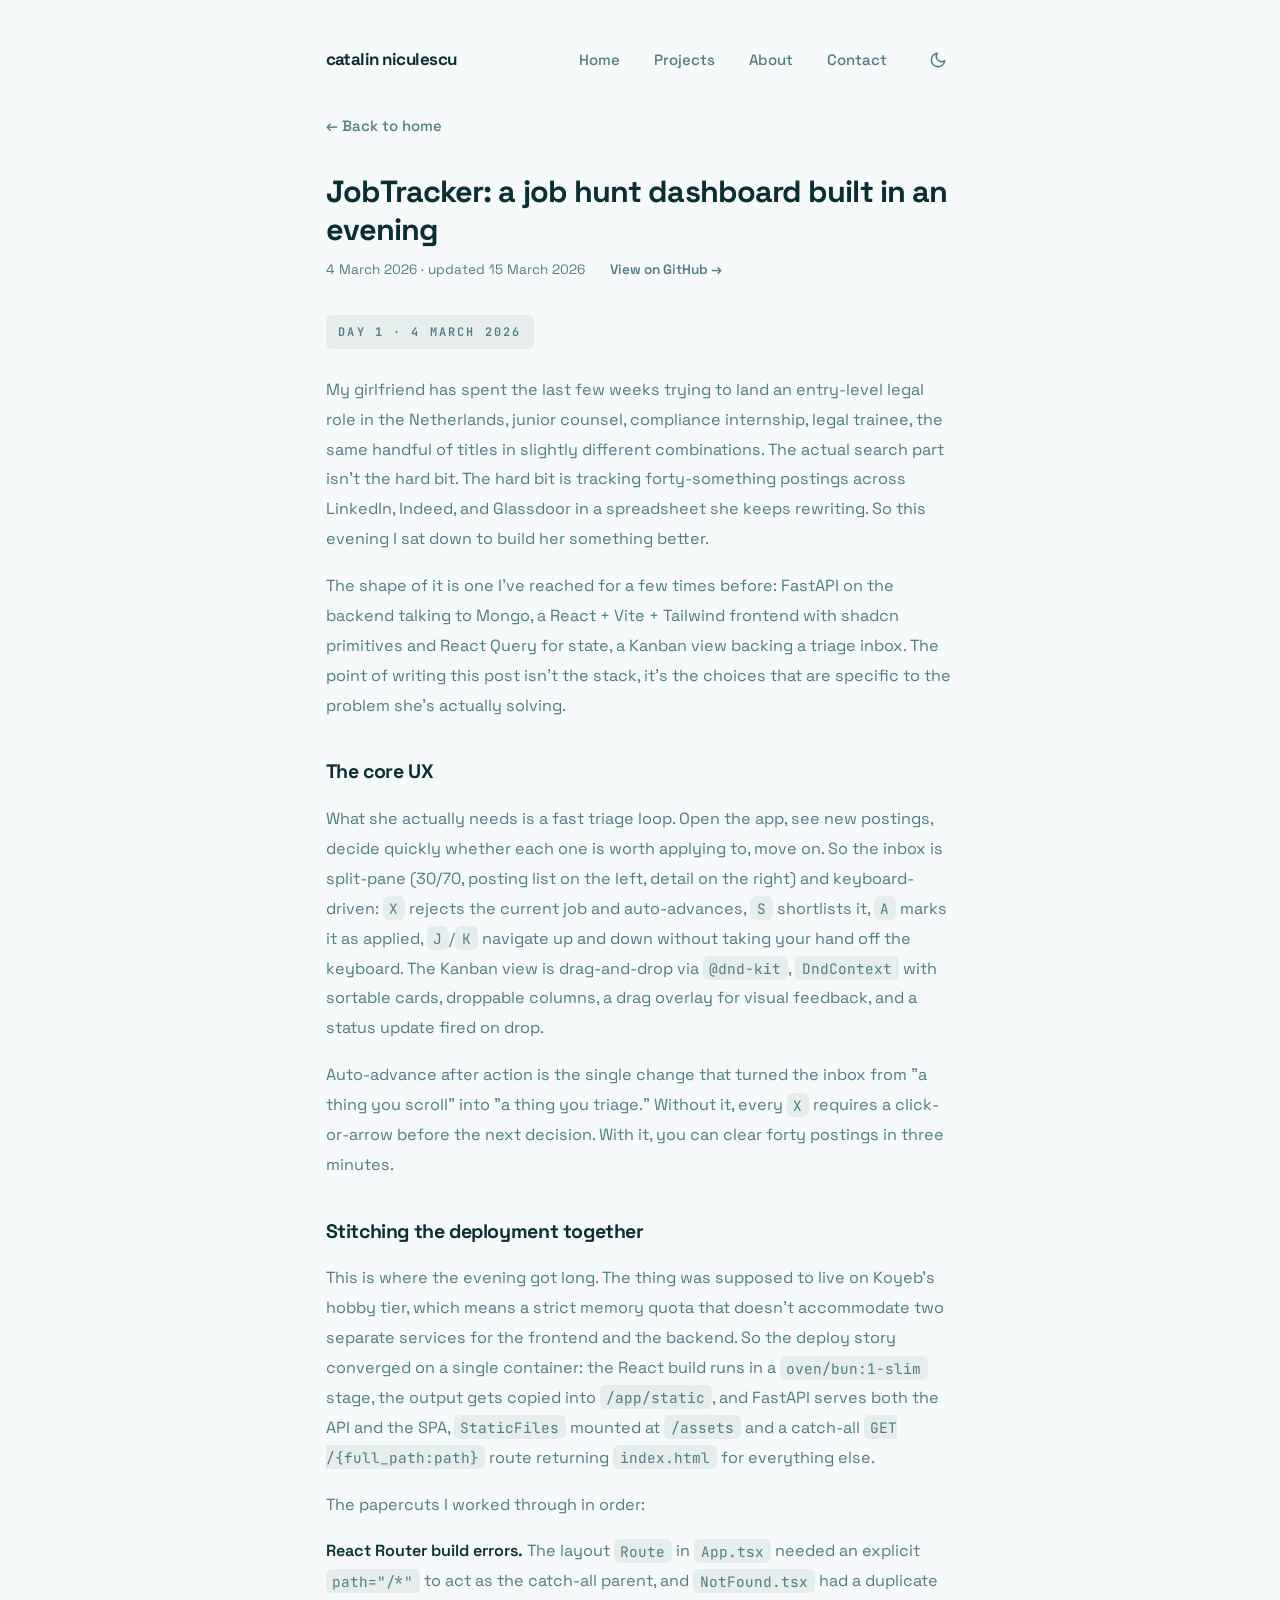
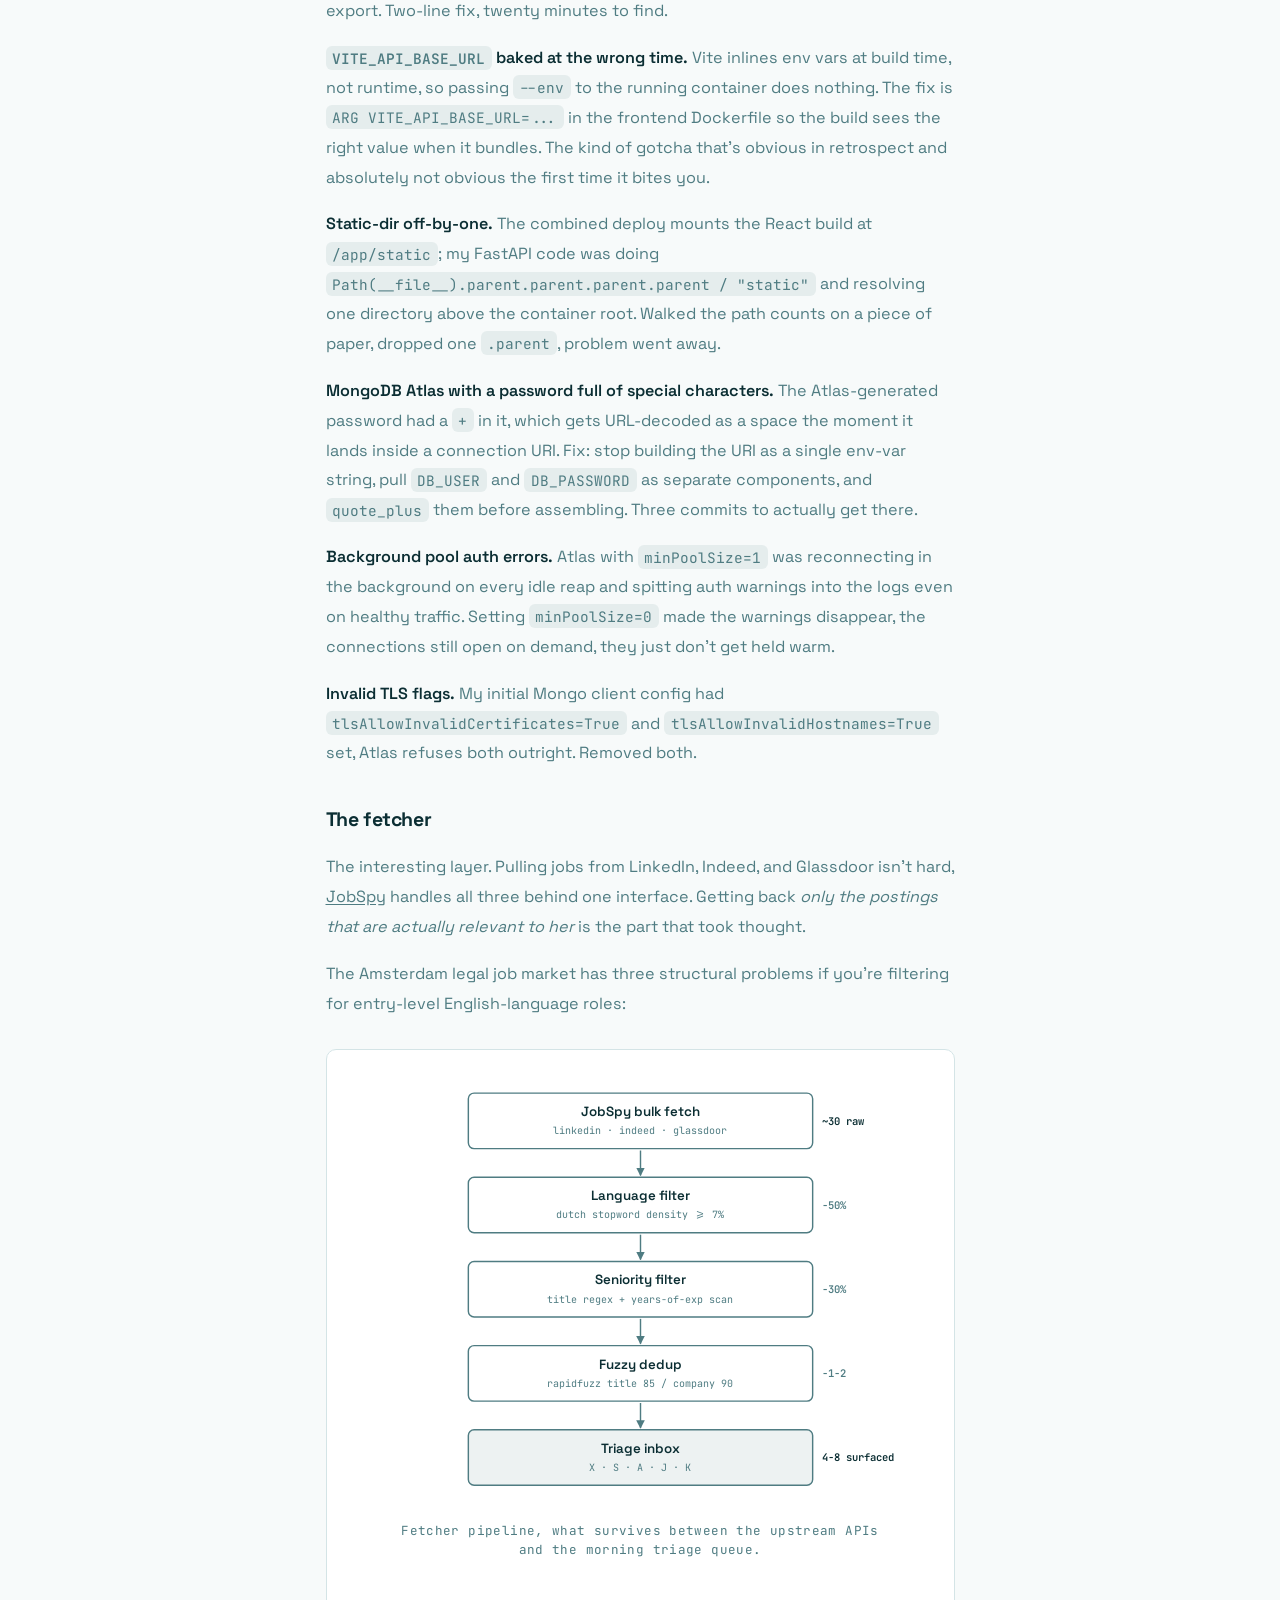
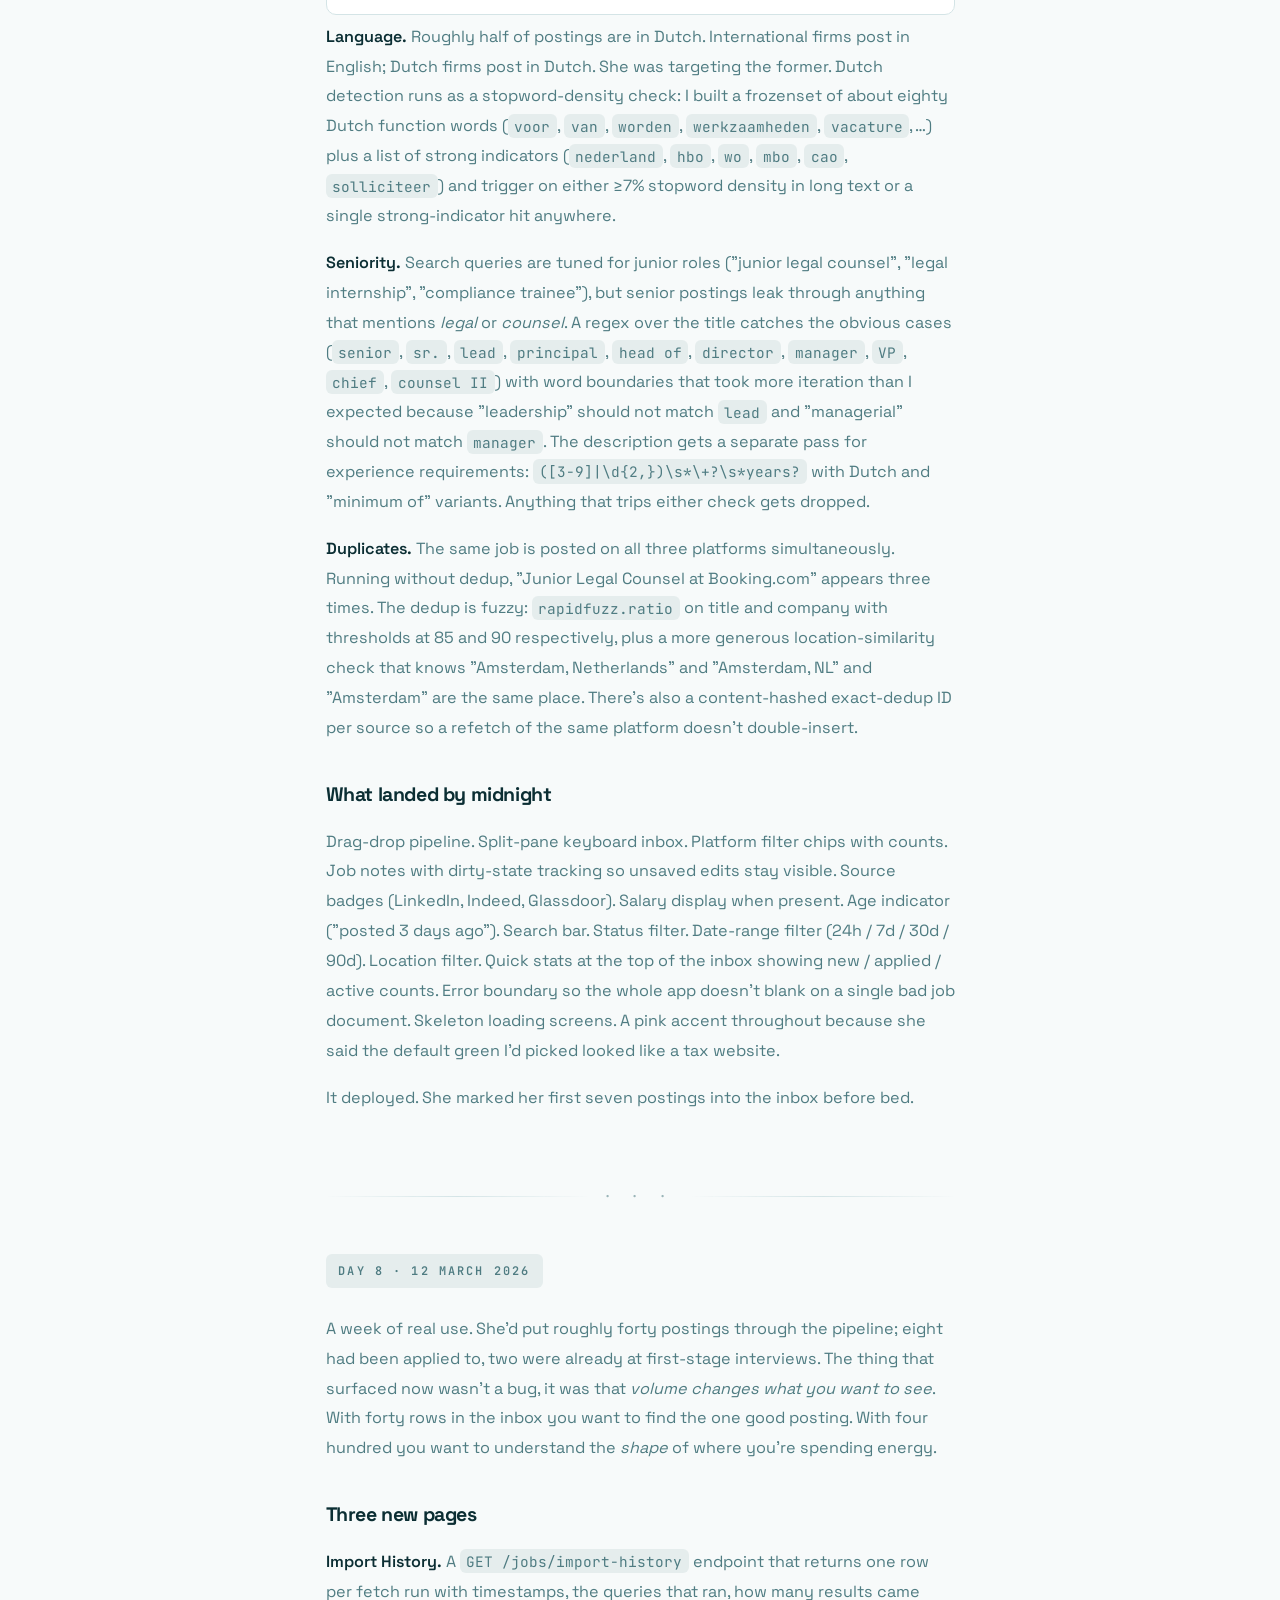
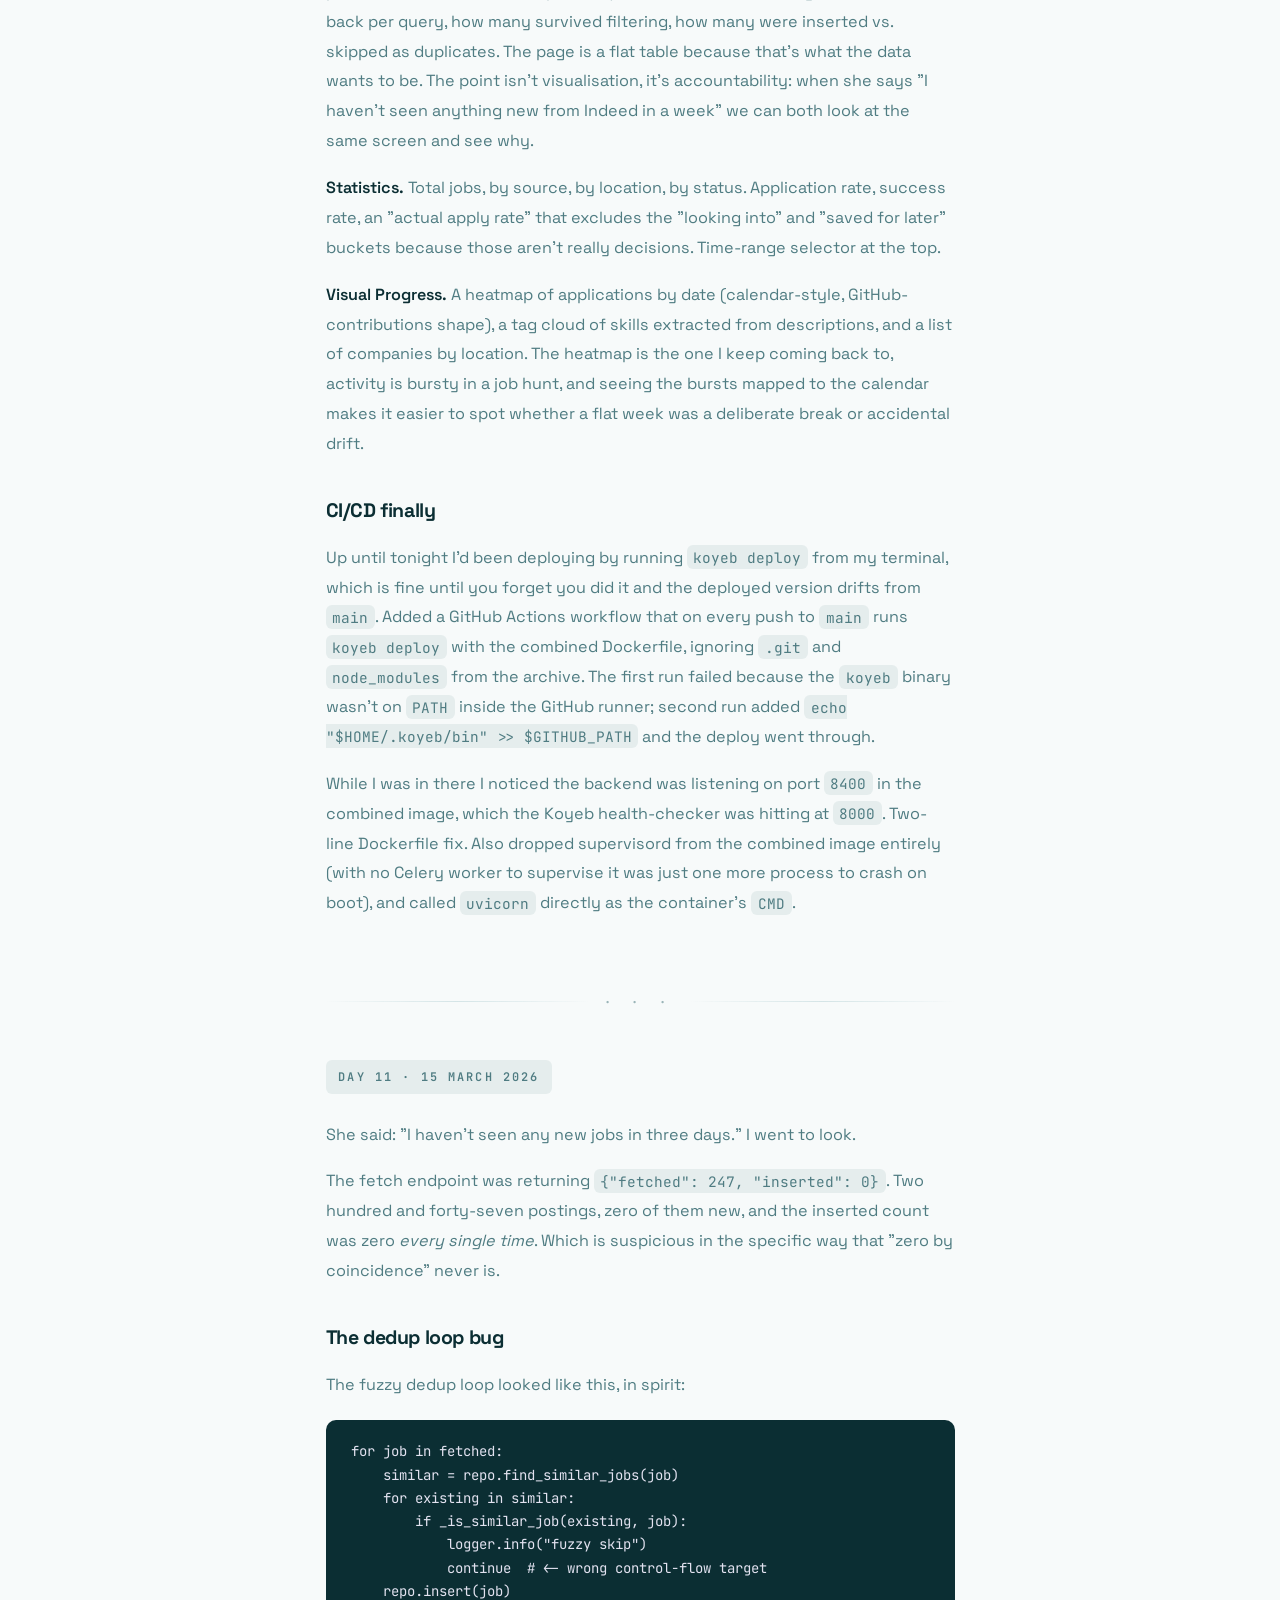
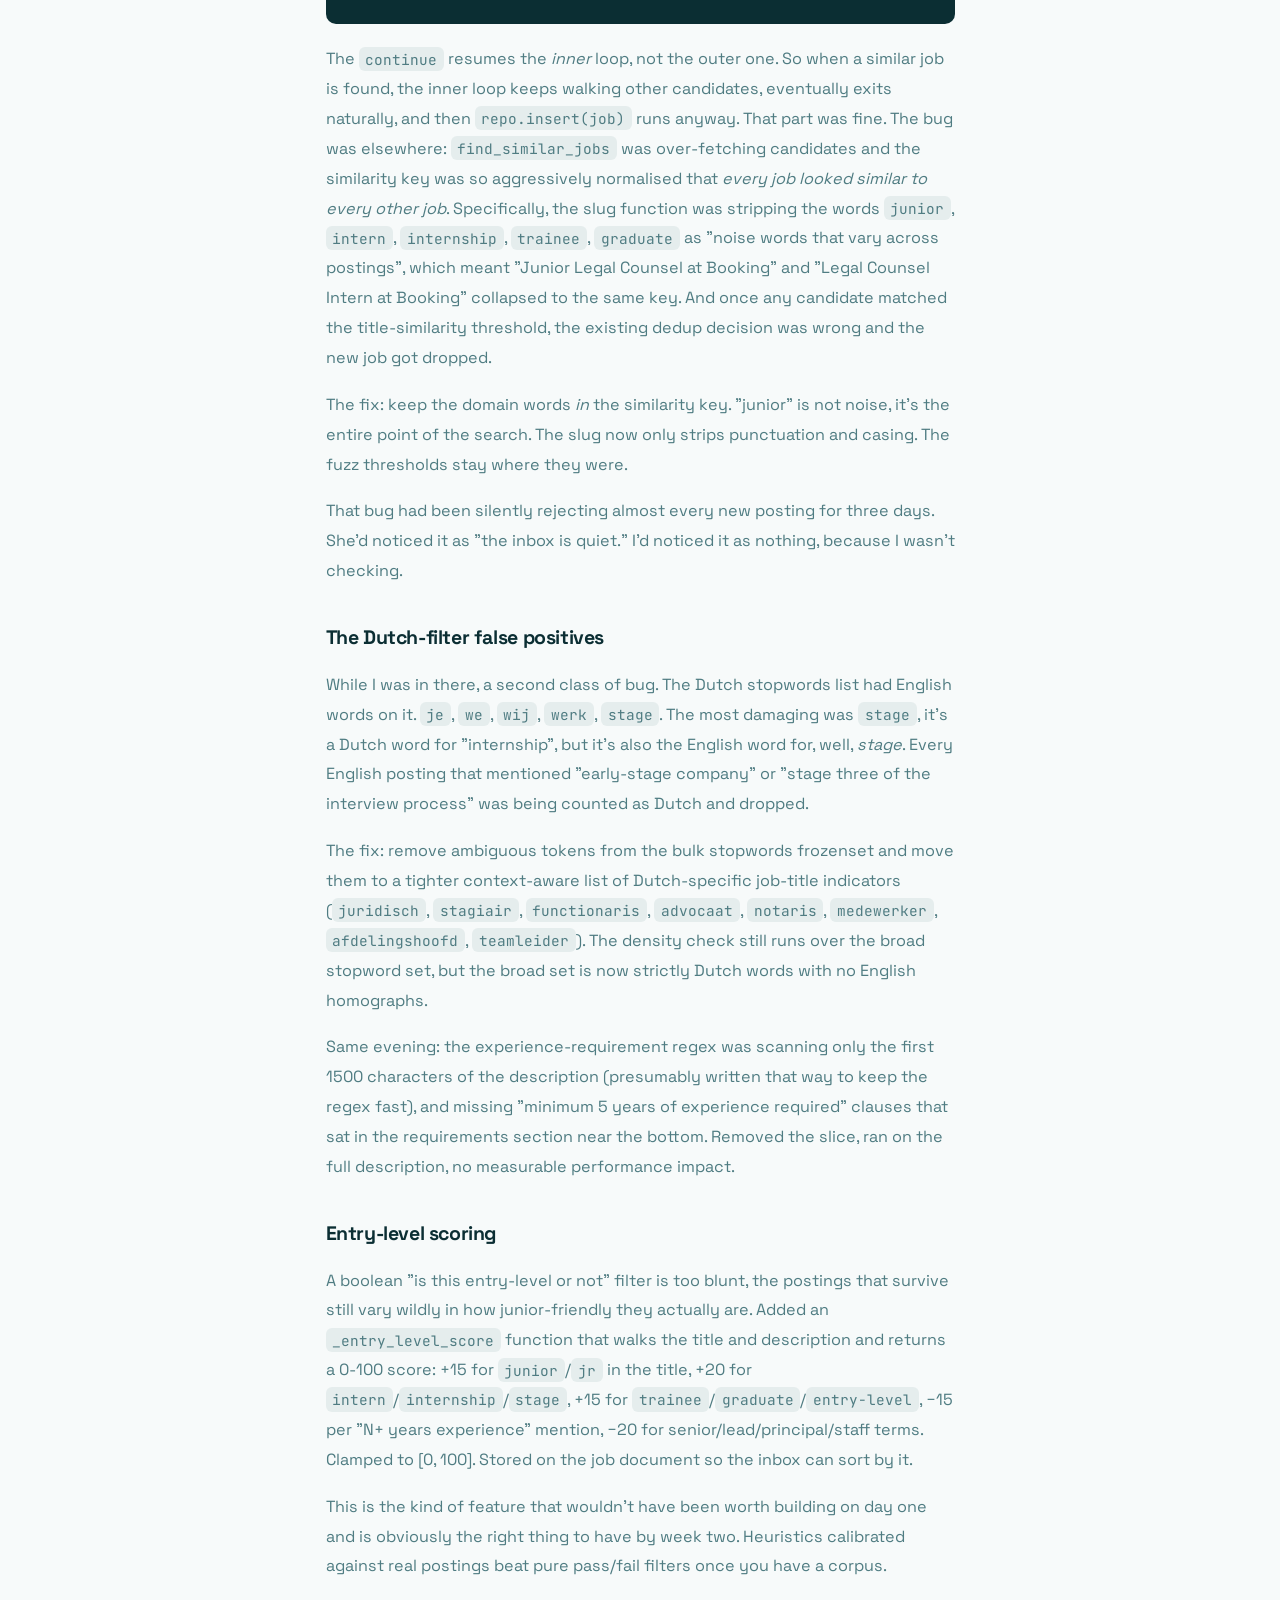
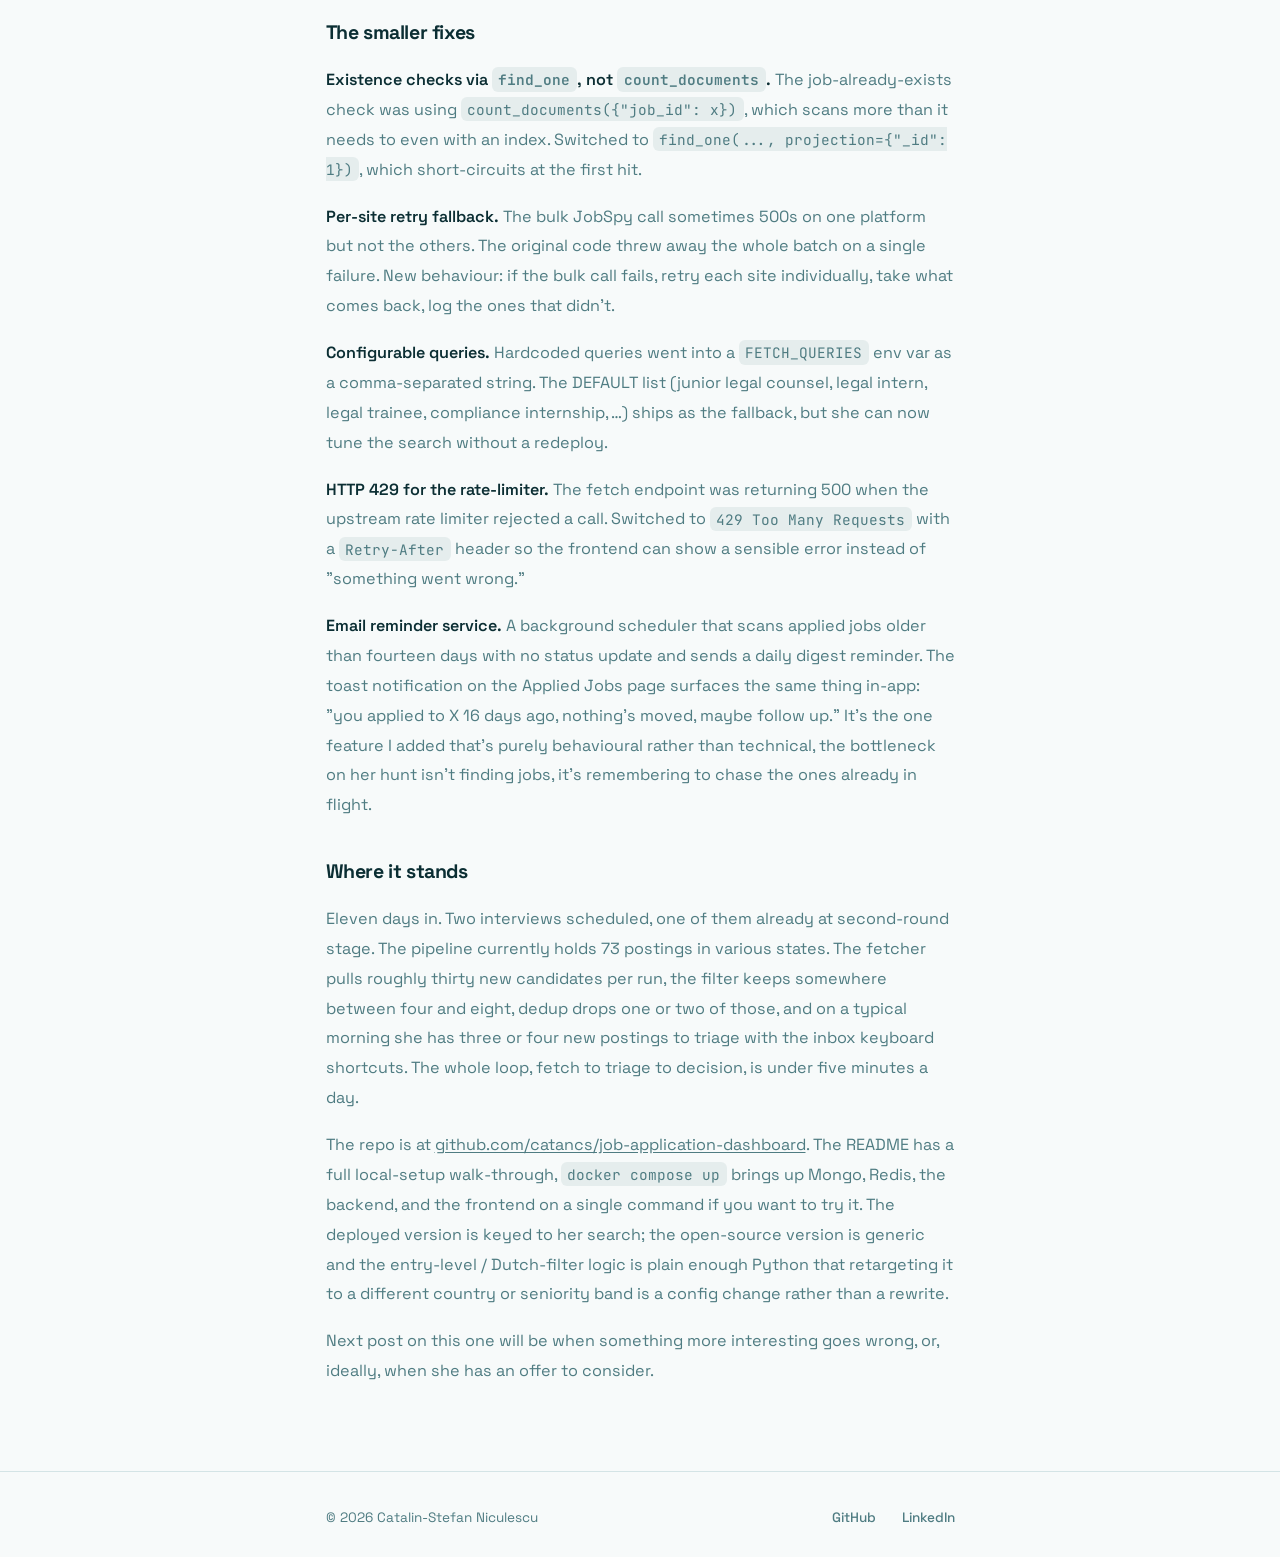
<file: posts/jobtracker.html>
<!DOCTYPE html>
<html lang="en">
<head>
  <meta charset="UTF-8">
  <meta name="viewport" content="width=device-width, initial-scale=1.0">
  <link rel="icon" type="image/svg+xml" href="../favicon.svg">
  <meta name="theme-color" content="#f7fafa" media="(prefers-color-scheme: light)">
  <meta name="theme-color" content="#0c1f22" media="(prefers-color-scheme: dark)">
  <script>(function(){try{var t=localStorage.getItem("theme");if(t)document.documentElement.setAttribute("data-theme",t);}catch(e){}})();</script>
  <title>JobTracker: a job hunt dashboard built in an evening - Catalin-Stefan Niculescu</title>
  <link rel="preconnect" href="https://fonts.googleapis.com">
  <link rel="preconnect" href="https://fonts.gstatic.com" crossorigin>
  <link href="https://fonts.googleapis.com/css2?family=Space+Grotesk:wght@400;500;600;700&family=JetBrains+Mono:wght@400;600&display=swap" rel="stylesheet">
  <link rel="stylesheet" href="../style.css">
</head>
<body>

  <nav>
    <div class="container">
      <a href="../index.html" class="nav-name">catalin niculescu</a>
      <ul class="nav-links">
        <li><a href="../index.html">Home</a></li>
        <li><a href="../projects.html">Projects</a></li>
        <li><a href="../about.html">About</a></li>
        <li><a href="../contact.html">Contact</a></li>
        <li class="nav-toggle-li">
          <button type="button" class="theme-toggle" aria-label="Toggle dark mode" title="Toggle theme">
            <svg class="icon-moon" viewBox="0 0 24 24" fill="none" stroke="currentColor" stroke-width="2" stroke-linecap="round" stroke-linejoin="round"><path d="M21 12.79A9 9 0 1 1 11.21 3 7 7 0 0 0 21 12.79z"/></svg>
            <svg class="icon-sun" viewBox="0 0 24 24" fill="none" stroke="currentColor" stroke-width="2" stroke-linecap="round" stroke-linejoin="round"><circle cx="12" cy="12" r="5"/><line x1="12" y1="1" x2="12" y2="3"/><line x1="12" y1="21" x2="12" y2="23"/><line x1="4.22" y1="4.22" x2="5.64" y2="5.64"/><line x1="18.36" y1="18.36" x2="19.78" y2="19.78"/><line x1="1" y1="12" x2="3" y2="12"/><line x1="21" y1="12" x2="23" y2="12"/><line x1="4.22" y1="19.78" x2="5.64" y2="18.36"/><line x1="18.36" y1="5.64" x2="19.78" y2="4.22"/></svg>
          </button>
        </li>
      </ul>
    </div>
  </nav>

  <main class="container">

    <a href="../index.html" class="post-back">&larr; Back to home</a>

    <h1 style="font-size: 1.8rem; font-weight: 700; letter-spacing: -0.03em; line-height: 1.25; margin-bottom: 0.5rem;">JobTracker: a job hunt dashboard built in an evening</h1>

    <div class="post-meta">
      <span>4 March 2026 &middot; updated 15 March 2026</span>
      <a href="https://github.com/catancs/job-application-dashboard" target="_blank" rel="noopener">View on GitHub &rarr;</a>
    </div>

    <div class="post-content">

      <div class="post-week">
        <div class="post-week-label">Day 1 &middot; 4 March 2026</div>

        <p>
          My girlfriend has spent the last few weeks trying to land an entry-level legal role in the Netherlands, junior counsel, compliance internship, legal trainee, the same handful of titles in slightly different combinations. The actual search part isn't the hard bit. The hard bit is tracking forty-something postings across LinkedIn, Indeed, and Glassdoor in a spreadsheet she keeps rewriting. So this evening I sat down to build her something better.
        </p>

        <p>
          The shape of it is one I've reached for a few times before: FastAPI on the backend talking to Mongo, a React + Vite + Tailwind frontend with shadcn primitives and React Query for state, a Kanban view backing a triage inbox. The point of writing this post isn't the stack, it's the choices that are specific to the problem she's actually solving.
        </p>

        <h2>The core UX</h2>

        <p>
          What she actually needs is a fast triage loop. Open the app, see new postings, decide quickly whether each one is worth applying to, move on. So the inbox is split-pane (30/70, posting list on the left, detail on the right) and keyboard-driven: <code>X</code> rejects the current job and auto-advances, <code>S</code> shortlists it, <code>A</code> marks it as applied, <code>J</code>/<code>K</code> navigate up and down without taking your hand off the keyboard. The Kanban view is drag-and-drop via <code>@dnd-kit</code>, <code>DndContext</code> with sortable cards, droppable columns, a drag overlay for visual feedback, and a status update fired on drop.
        </p>

        <p>
          Auto-advance after action is the single change that turned the inbox from "a thing you scroll" into "a thing you triage." Without it, every <code>X</code> requires a click-or-arrow before the next decision. With it, you can clear forty postings in three minutes.
        </p>

        <h2>Stitching the deployment together</h2>

        <p>
          This is where the evening got long. The thing was supposed to live on Koyeb's hobby tier, which means a strict memory quota that doesn't accommodate two separate services for the frontend and the backend. So the deploy story converged on a single container: the React build runs in a <code>oven/bun:1-slim</code> stage, the output gets copied into <code>/app/static</code>, and FastAPI serves both the API and the SPA, <code>StaticFiles</code> mounted at <code>/assets</code> and a catch-all <code>GET /{full_path:path}</code> route returning <code>index.html</code> for everything else.
        </p>

        <p>
          The papercuts I worked through in order:
        </p>

        <p>
          <strong>React Router build errors.</strong> The layout <code>Route</code> in <code>App.tsx</code> needed an explicit <code>path="/*"</code> to act as the catch-all parent, and <code>NotFound.tsx</code> had a duplicate export. Two-line fix, twenty minutes to find.
        </p>

        <p>
          <strong><code>VITE_API_BASE_URL</code> baked at the wrong time.</strong> Vite inlines env vars at build time, not runtime, so passing <code>--env</code> to the running container does nothing. The fix is <code>ARG VITE_API_BASE_URL=...</code> in the frontend Dockerfile so the build sees the right value when it bundles. The kind of gotcha that's obvious in retrospect and absolutely not obvious the first time it bites you.
        </p>

        <p>
          <strong>Static-dir off-by-one.</strong> The combined deploy mounts the React build at <code>/app/static</code>; my FastAPI code was doing <code>Path(__file__).parent.parent.parent.parent / "static"</code> and resolving one directory above the container root. Walked the path counts on a piece of paper, dropped one <code>.parent</code>, problem went away.
        </p>

        <p>
          <strong>MongoDB Atlas with a password full of special characters.</strong> The Atlas-generated password had a <code>+</code> in it, which gets URL-decoded as a space the moment it lands inside a connection URI. Fix: stop building the URI as a single env-var string, pull <code>DB_USER</code> and <code>DB_PASSWORD</code> as separate components, and <code>quote_plus</code> them before assembling. Three commits to actually get there.
        </p>

        <p>
          <strong>Background pool auth errors.</strong> Atlas with <code>minPoolSize=1</code> was reconnecting in the background on every idle reap and spitting auth warnings into the logs even on healthy traffic. Setting <code>minPoolSize=0</code> made the warnings disappear, the connections still open on demand, they just don't get held warm.
        </p>

        <p>
          <strong>Invalid TLS flags.</strong> My initial Mongo client config had <code>tlsAllowInvalidCertificates=True</code> and <code>tlsAllowInvalidHostnames=True</code> set, Atlas refuses both outright. Removed both.
        </p>

        <h2>The fetcher</h2>

        <p>
          The interesting layer. Pulling jobs from LinkedIn, Indeed, and Glassdoor isn't hard, <a href="https://github.com/Bunsly/JobSpy">JobSpy</a> handles all three behind one interface. Getting back <em>only the postings that are actually relevant to her</em> is the part that took thought.
        </p>

        <p>
          The Amsterdam legal job market has three structural problems if you're filtering for entry-level English-language roles:
        </p>

        <figure class="post-diagram">
          <svg viewBox="0 0 620 460" xmlns="http://www.w3.org/2000/svg" role="img" aria-label="Filter pipeline showing ~30 raw postings reducing to 4 to 8 surfaced per morning">
            <defs>
              <marker id="jt-arr" viewBox="0 0 10 10" refX="9" refY="5" markerWidth="6" markerHeight="6" orient="auto-start-reverse">
                <path d="M0,0 L10,5 L0,10 z" fill="#4F7C82"/>
              </marker>
            </defs>

            <!-- Stage 1: JobSpy fetch -->
            <rect x="130" y="20" width="360" height="58" rx="6" fill="#ffffff" stroke="#4F7C82" stroke-width="1.5"/>
            <text x="310" y="44" text-anchor="middle" font-family="'Space Grotesk', sans-serif" font-size="14" font-weight="600" fill="#0B2E33">JobSpy bulk fetch</text>
            <text x="310" y="63" text-anchor="middle" font-family="'JetBrains Mono', monospace" font-size="10.5" fill="#4F7C82">linkedin &middot; indeed &middot; glassdoor</text>
            <text x="500" y="53" font-family="'JetBrains Mono', monospace" font-size="11" fill="#0B2E33" font-weight="600">~30 raw</text>

            <line x1="310" y1="80" x2="310" y2="106" stroke="#4F7C82" stroke-width="1.5" marker-end="url(#jt-arr)"/>

            <!-- Stage 2: Language filter -->
            <rect x="130" y="108" width="360" height="58" rx="6" fill="#ffffff" stroke="#4F7C82" stroke-width="1.5"/>
            <text x="310" y="132" text-anchor="middle" font-family="'Space Grotesk', sans-serif" font-size="14" font-weight="600" fill="#0B2E33">Language filter</text>
            <text x="310" y="151" text-anchor="middle" font-family="'JetBrains Mono', monospace" font-size="10.5" fill="#4F7C82">dutch stopword density &gt;= 7%</text>
            <text x="500" y="141" font-family="'JetBrains Mono', monospace" font-size="11" fill="#4F7C82" font-weight="600">&minus;50%</text>

            <line x1="310" y1="168" x2="310" y2="194" stroke="#4F7C82" stroke-width="1.5" marker-end="url(#jt-arr)"/>

            <!-- Stage 3: Seniority filter -->
            <rect x="130" y="196" width="360" height="58" rx="6" fill="#ffffff" stroke="#4F7C82" stroke-width="1.5"/>
            <text x="310" y="220" text-anchor="middle" font-family="'Space Grotesk', sans-serif" font-size="14" font-weight="600" fill="#0B2E33">Seniority filter</text>
            <text x="310" y="239" text-anchor="middle" font-family="'JetBrains Mono', monospace" font-size="10.5" fill="#4F7C82">title regex + years-of-exp scan</text>
            <text x="500" y="229" font-family="'JetBrains Mono', monospace" font-size="11" fill="#4F7C82" font-weight="600">&minus;30%</text>

            <line x1="310" y1="256" x2="310" y2="282" stroke="#4F7C82" stroke-width="1.5" marker-end="url(#jt-arr)"/>

            <!-- Stage 4: Fuzzy dedup -->
            <rect x="130" y="284" width="360" height="58" rx="6" fill="#ffffff" stroke="#4F7C82" stroke-width="1.5"/>
            <text x="310" y="308" text-anchor="middle" font-family="'Space Grotesk', sans-serif" font-size="14" font-weight="600" fill="#0B2E33">Fuzzy dedup</text>
            <text x="310" y="327" text-anchor="middle" font-family="'JetBrains Mono', monospace" font-size="10.5" fill="#4F7C82">rapidfuzz title 85 / company 90</text>
            <text x="500" y="317" font-family="'JetBrains Mono', monospace" font-size="11" fill="#4F7C82" font-weight="600">&minus;1-2</text>

            <line x1="310" y1="344" x2="310" y2="370" stroke="#4F7C82" stroke-width="1.5" marker-end="url(#jt-arr)"/>

            <!-- Stage 5: Triage inbox (accent fill to mark terminal stage) -->
            <rect x="130" y="372" width="360" height="58" rx="6" fill="rgba(79, 124, 130, 0.10)" stroke="#4F7C82" stroke-width="1.5"/>
            <text x="310" y="396" text-anchor="middle" font-family="'Space Grotesk', sans-serif" font-size="14" font-weight="600" fill="#0B2E33">Triage inbox</text>
            <text x="310" y="415" text-anchor="middle" font-family="'JetBrains Mono', monospace" font-size="10.5" fill="#4F7C82">X &middot; S &middot; A &middot; J &middot; K</text>
            <text x="500" y="405" font-family="'JetBrains Mono', monospace" font-size="11" fill="#0B2E33" font-weight="600">4-8 surfaced</text>
          </svg>
          <figcaption class="post-diagram-caption">Fetcher pipeline, what survives between the upstream APIs and the morning triage queue.</figcaption>
        </figure>

        <p>
          <strong>Language.</strong> Roughly half of postings are in Dutch. International firms post in English; Dutch firms post in Dutch. She was targeting the former. Dutch detection runs as a stopword-density check: I built a frozenset of about eighty Dutch function words (<code>voor</code>, <code>van</code>, <code>worden</code>, <code>werkzaamheden</code>, <code>vacature</code>, &hellip;) plus a list of strong indicators (<code>nederland</code>, <code>hbo</code>, <code>wo</code>, <code>mbo</code>, <code>cao</code>, <code>solliciteer</code>) and trigger on either &ge;7% stopword density in long text or a single strong-indicator hit anywhere.
        </p>

        <p>
          <strong>Seniority.</strong> Search queries are tuned for junior roles ("junior legal counsel", "legal internship", "compliance trainee"), but senior postings leak through anything that mentions <em>legal</em> or <em>counsel</em>. A regex over the title catches the obvious cases (<code>senior</code>, <code>sr.</code>, <code>lead</code>, <code>principal</code>, <code>head of</code>, <code>director</code>, <code>manager</code>, <code>VP</code>, <code>chief</code>, <code>counsel II</code>) with word boundaries that took more iteration than I expected because "leadership" should not match <code>lead</code> and "managerial" should not match <code>manager</code>. The description gets a separate pass for experience requirements: <code>([3-9]|\d{2,})\s*\+?\s*years?</code> with Dutch and "minimum of" variants. Anything that trips either check gets dropped.
        </p>

        <p>
          <strong>Duplicates.</strong> The same job is posted on all three platforms simultaneously. Running without dedup, "Junior Legal Counsel at Booking.com" appears three times. The dedup is fuzzy: <code>rapidfuzz.ratio</code> on title and company with thresholds at 85 and 90 respectively, plus a more generous location-similarity check that knows "Amsterdam, Netherlands" and "Amsterdam, NL" and "Amsterdam" are the same place. There's also a content-hashed exact-dedup ID per source so a refetch of the same platform doesn't double-insert.
        </p>

        <h2>What landed by midnight</h2>

        <p>
          Drag-drop pipeline. Split-pane keyboard inbox. Platform filter chips with counts. Job notes with dirty-state tracking so unsaved edits stay visible. Source badges (LinkedIn, Indeed, Glassdoor). Salary display when present. Age indicator ("posted 3 days ago"). Search bar. Status filter. Date-range filter (24h / 7d / 30d / 90d). Location filter. Quick stats at the top of the inbox showing new / applied / active counts. Error boundary so the whole app doesn't blank on a single bad job document. Skeleton loading screens. A pink accent throughout because she said the default green I'd picked looked like a tax website.
        </p>

        <p>
          It deployed. She marked her first seven postings into the inbox before bed.
        </p>
      </div>

      <div class="post-week-separator"><span>&middot; &middot; &middot;</span></div>

      <div class="post-week">
        <div class="post-week-label">Day 8 &middot; 12 March 2026</div>

        <p>
          A week of real use. She'd put roughly forty postings through the pipeline; eight had been applied to, two were already at first-stage interviews. The thing that surfaced now wasn't a bug, it was that <em>volume changes what you want to see</em>. With forty rows in the inbox you want to find the one good posting. With four hundred you want to understand the <em>shape</em> of where you're spending energy.
        </p>

        <h2>Three new pages</h2>

        <p>
          <strong>Import History.</strong> A <code>GET /jobs/import-history</code> endpoint that returns one row per fetch run with timestamps, the queries that ran, how many results came back per query, how many survived filtering, how many were inserted vs. skipped as duplicates. The page is a flat table because that's what the data wants to be. The point isn't visualisation, it's accountability: when she says "I haven't seen anything new from Indeed in a week" we can both look at the same screen and see why.
        </p>

        <p>
          <strong>Statistics.</strong> Total jobs, by source, by location, by status. Application rate, success rate, an "actual apply rate" that excludes the "looking into" and "saved for later" buckets because those aren't really decisions. Time-range selector at the top.
        </p>

        <p>
          <strong>Visual Progress.</strong> A heatmap of applications by date (calendar-style, GitHub-contributions shape), a tag cloud of skills extracted from descriptions, and a list of companies by location. The heatmap is the one I keep coming back to, activity is bursty in a job hunt, and seeing the bursts mapped to the calendar makes it easier to spot whether a flat week was a deliberate break or accidental drift.
        </p>

        <h2>CI/CD finally</h2>

        <p>
          Up until tonight I'd been deploying by running <code>koyeb deploy</code> from my terminal, which is fine until you forget you did it and the deployed version drifts from <code>main</code>. Added a GitHub Actions workflow that on every push to <code>main</code> runs <code>koyeb deploy</code> with the combined Dockerfile, ignoring <code>.git</code> and <code>node_modules</code> from the archive. The first run failed because the <code>koyeb</code> binary wasn't on <code>PATH</code> inside the GitHub runner; second run added <code>echo "$HOME/.koyeb/bin" &gt;&gt; $GITHUB_PATH</code> and the deploy went through.
        </p>

        <p>
          While I was in there I noticed the backend was listening on port <code>8400</code> in the combined image, which the Koyeb health-checker was hitting at <code>8000</code>. Two-line Dockerfile fix. Also dropped supervisord from the combined image entirely (with no Celery worker to supervise it was just one more process to crash on boot), and called <code>uvicorn</code> directly as the container's <code>CMD</code>.
        </p>
      </div>

      <div class="post-week-separator"><span>&middot; &middot; &middot;</span></div>

      <div class="post-week">
        <div class="post-week-label">Day 11 &middot; 15 March 2026</div>

        <p>
          She said: "I haven't seen any new jobs in three days." I went to look.
        </p>

        <p>
          The fetch endpoint was returning <code>{"fetched": 247, "inserted": 0}</code>. Two hundred and forty-seven postings, zero of them new, and the inserted count was zero <em>every single time</em>. Which is suspicious in the specific way that "zero by coincidence" never is.
        </p>

        <h2>The dedup loop bug</h2>

        <p>
          The fuzzy dedup loop looked like this, in spirit:
        </p>

<pre><code>for job in fetched:
    similar = repo.find_similar_jobs(job)
    for existing in similar:
        if _is_similar_job(existing, job):
            logger.info("fuzzy skip")
            continue  # &lt;- wrong control-flow target
    repo.insert(job)</code></pre>

        <p>
          The <code>continue</code> resumes the <em>inner</em> loop, not the outer one. So when a similar job is found, the inner loop keeps walking other candidates, eventually exits naturally, and then <code>repo.insert(job)</code> runs anyway. That part was fine. The bug was elsewhere: <code>find_similar_jobs</code> was over-fetching candidates and the similarity key was so aggressively normalised that <em>every job looked similar to every other job</em>. Specifically, the slug function was stripping the words <code>junior</code>, <code>intern</code>, <code>internship</code>, <code>trainee</code>, <code>graduate</code> as "noise words that vary across postings", which meant "Junior Legal Counsel at Booking" and "Legal Counsel Intern at Booking" collapsed to the same key. And once any candidate matched the title-similarity threshold, the existing dedup decision was wrong and the new job got dropped.
        </p>

        <p>
          The fix: keep the domain words <em>in</em> the similarity key. "junior" is not noise, it's the entire point of the search. The slug now only strips punctuation and casing. The fuzz thresholds stay where they were.
        </p>

        <p>
          That bug had been silently rejecting almost every new posting for three days. She'd noticed it as "the inbox is quiet." I'd noticed it as nothing, because I wasn't checking.
        </p>

        <h2>The Dutch-filter false positives</h2>

        <p>
          While I was in there, a second class of bug. The Dutch stopwords list had English words on it. <code>je</code>, <code>we</code>, <code>wij</code>, <code>werk</code>, <code>stage</code>. The most damaging was <code>stage</code>, it's a Dutch word for "internship", but it's also the English word for, well, <em>stage</em>. Every English posting that mentioned "early-stage company" or "stage three of the interview process" was being counted as Dutch and dropped.
        </p>

        <p>
          The fix: remove ambiguous tokens from the bulk stopwords frozenset and move them to a tighter context-aware list of Dutch-specific job-title indicators (<code>juridisch</code>, <code>stagiair</code>, <code>functionaris</code>, <code>advocaat</code>, <code>notaris</code>, <code>medewerker</code>, <code>afdelingshoofd</code>, <code>teamleider</code>). The density check still runs over the broad stopword set, but the broad set is now strictly Dutch words with no English homographs.
        </p>

        <p>
          Same evening: the experience-requirement regex was scanning only the first 1500 characters of the description (presumably written that way to keep the regex fast), and missing "minimum 5 years of experience required" clauses that sat in the requirements section near the bottom. Removed the slice, ran on the full description, no measurable performance impact.
        </p>

        <h2>Entry-level scoring</h2>

        <p>
          A boolean "is this entry-level or not" filter is too blunt, the postings that survive still vary wildly in how junior-friendly they actually are. Added an <code>_entry_level_score</code> function that walks the title and description and returns a 0-100 score: +15 for <code>junior</code>/<code>jr</code> in the title, +20 for <code>intern</code>/<code>internship</code>/<code>stage</code>, +15 for <code>trainee</code>/<code>graduate</code>/<code>entry-level</code>, &minus;15 per "N+ years experience" mention, &minus;20 for senior/lead/principal/staff terms. Clamped to [0, 100]. Stored on the job document so the inbox can sort by it.
        </p>

        <p>
          This is the kind of feature that wouldn't have been worth building on day one and is obviously the right thing to have by week two. Heuristics calibrated against real postings beat pure pass/fail filters once you have a corpus.
        </p>

        <h2>The smaller fixes</h2>

        <p>
          <strong>Existence checks via <code>find_one</code>, not <code>count_documents</code>.</strong> The job-already-exists check was using <code>count_documents({"job_id": x})</code>, which scans more than it needs to even with an index. Switched to <code>find_one(..., projection={"_id": 1})</code>, which short-circuits at the first hit.
        </p>

        <p>
          <strong>Per-site retry fallback.</strong> The bulk JobSpy call sometimes 500s on one platform but not the others. The original code threw away the whole batch on a single failure. New behaviour: if the bulk call fails, retry each site individually, take what comes back, log the ones that didn't.
        </p>

        <p>
          <strong>Configurable queries.</strong> Hardcoded queries went into a <code>FETCH_QUERIES</code> env var as a comma-separated string. The DEFAULT list (junior legal counsel, legal intern, legal trainee, compliance internship, &hellip;) ships as the fallback, but she can now tune the search without a redeploy.
        </p>

        <p>
          <strong>HTTP 429 for the rate-limiter.</strong> The fetch endpoint was returning 500 when the upstream rate limiter rejected a call. Switched to <code>429 Too Many Requests</code> with a <code>Retry-After</code> header so the frontend can show a sensible error instead of "something went wrong."
        </p>

        <p>
          <strong>Email reminder service.</strong> A background scheduler that scans applied jobs older than fourteen days with no status update and sends a daily digest reminder. The toast notification on the Applied Jobs page surfaces the same thing in-app: "you applied to X 16 days ago, nothing's moved, maybe follow up." It's the one feature I added that's purely behavioural rather than technical, the bottleneck on her hunt isn't finding jobs, it's remembering to chase the ones already in flight.
        </p>

        <h2>Where it stands</h2>

        <p>
          Eleven days in. Two interviews scheduled, one of them already at second-round stage. The pipeline currently holds 73 postings in various states. The fetcher pulls roughly thirty new candidates per run, the filter keeps somewhere between four and eight, dedup drops one or two of those, and on a typical morning she has three or four new postings to triage with the inbox keyboard shortcuts. The whole loop, fetch to triage to decision, is under five minutes a day.
        </p>

        <p>
          The repo is at <a href="https://github.com/catancs/job-application-dashboard">github.com/catancs/job-application-dashboard</a>. The README has a full local-setup walk-through, <code>docker compose up</code> brings up Mongo, Redis, the backend, and the frontend on a single command if you want to try it. The deployed version is keyed to her search; the open-source version is generic and the entry-level / Dutch-filter logic is plain enough Python that retargeting it to a different country or seniority band is a config change rather than a rewrite.
        </p>

        <p>
          Next post on this one will be when something more interesting goes wrong, or, ideally, when she has an offer to consider.
        </p>
      </div>

    </div>

  </main>

  <footer>
    <div class="container">
      <span>&copy; 2026 Catalin-Stefan Niculescu</span>
      <div class="footer-links">
        <a href="https://github.com/catancs" target="_blank" rel="noopener">GitHub</a>
        <a href="https://www.linkedin.com/in/catalin-stefan-niculescu-9aa531197/" target="_blank" rel="noopener">LinkedIn</a>
      </div>
    </div>
  </footer>

  <script src="../theme.js"></script>

</body>
</html>
</file>
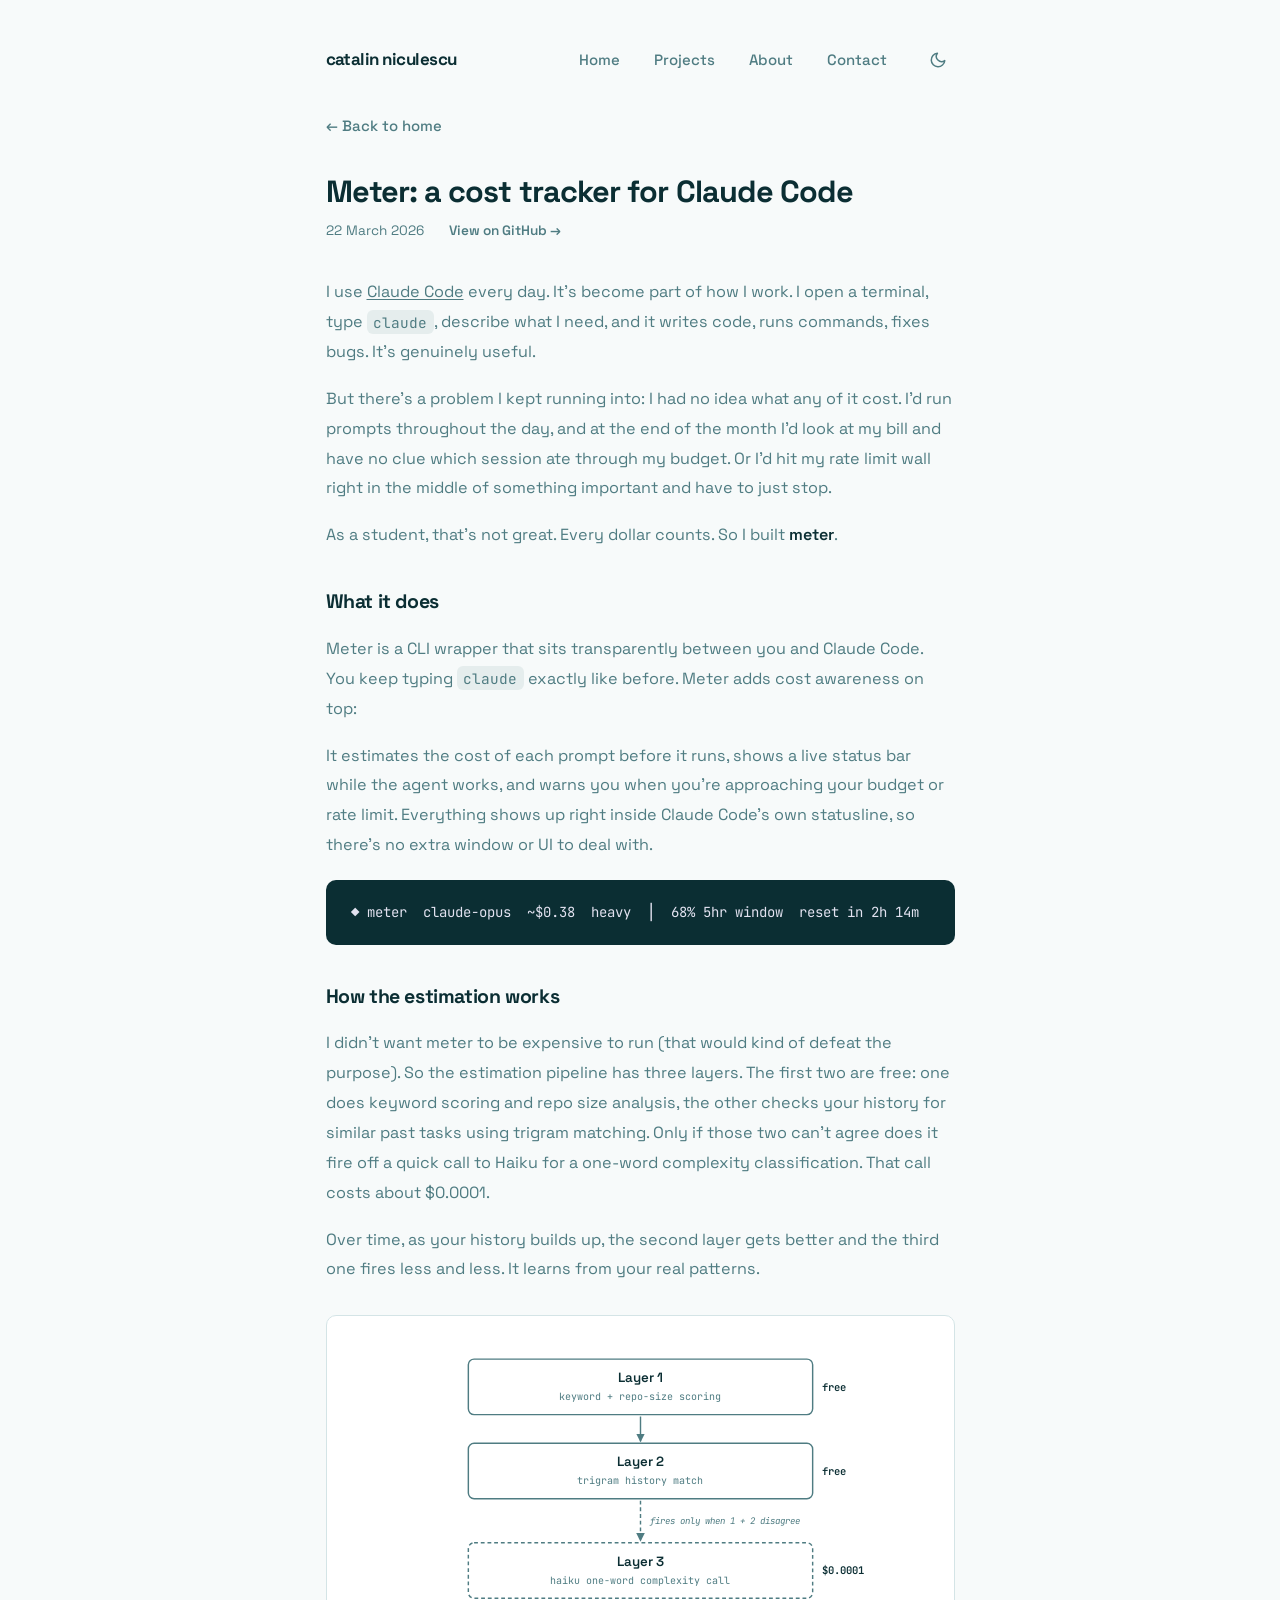
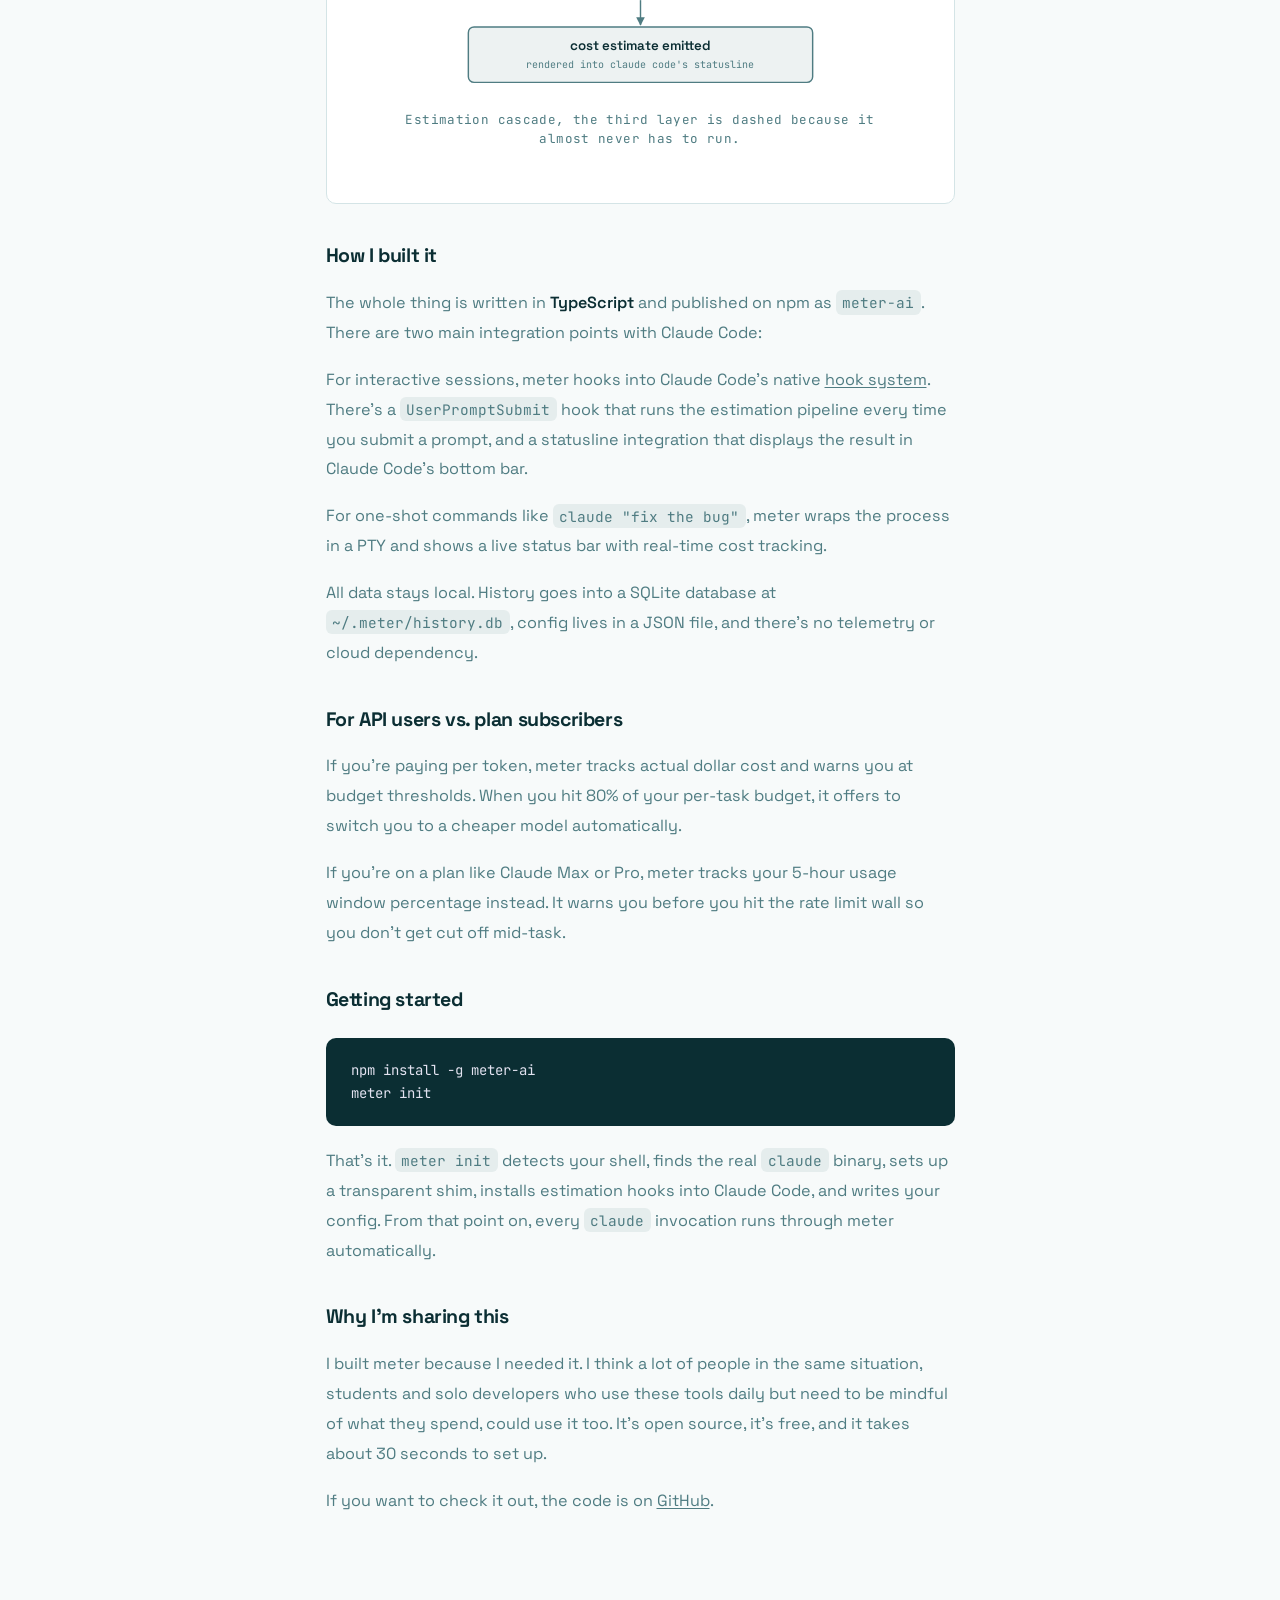
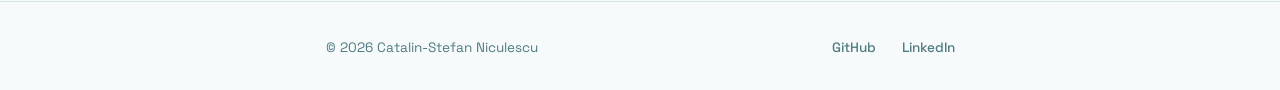
<file: posts/meter-tool-for-claude-code.html>
<!DOCTYPE html>
<html lang="en">
<head>
  <meta charset="UTF-8">
  <meta name="viewport" content="width=device-width, initial-scale=1.0">
  <link rel="icon" type="image/svg+xml" href="../favicon.svg">
  <meta name="theme-color" content="#f7fafa" media="(prefers-color-scheme: light)">
  <meta name="theme-color" content="#0c1f22" media="(prefers-color-scheme: dark)">
  <script>(function(){try{var t=localStorage.getItem("theme");if(t)document.documentElement.setAttribute("data-theme",t);}catch(e){}})();</script>
  <title>Meter: a cost tracker for Claude Code - Catalin-Stefan Niculescu</title>
  <link rel="preconnect" href="https://fonts.googleapis.com">
  <link rel="preconnect" href="https://fonts.gstatic.com" crossorigin>
  <link href="https://fonts.googleapis.com/css2?family=Space+Grotesk:wght@400;500;600;700&family=JetBrains+Mono:wght@400;600&display=swap" rel="stylesheet">
  <link rel="stylesheet" href="../style.css">
</head>
<body>

  <nav>
    <div class="container">
      <a href="../index.html" class="nav-name">catalin niculescu</a>
      <ul class="nav-links">
        <li><a href="../index.html">Home</a></li>
        <li><a href="../projects.html">Projects</a></li>
        <li><a href="../about.html">About</a></li>
        <li><a href="../contact.html">Contact</a></li>
        <li class="nav-toggle-li">
          <button type="button" class="theme-toggle" aria-label="Toggle dark mode" title="Toggle theme">
            <svg class="icon-moon" viewBox="0 0 24 24" fill="none" stroke="currentColor" stroke-width="2" stroke-linecap="round" stroke-linejoin="round"><path d="M21 12.79A9 9 0 1 1 11.21 3 7 7 0 0 0 21 12.79z"/></svg>
            <svg class="icon-sun" viewBox="0 0 24 24" fill="none" stroke="currentColor" stroke-width="2" stroke-linecap="round" stroke-linejoin="round"><circle cx="12" cy="12" r="5"/><line x1="12" y1="1" x2="12" y2="3"/><line x1="12" y1="21" x2="12" y2="23"/><line x1="4.22" y1="4.22" x2="5.64" y2="5.64"/><line x1="18.36" y1="18.36" x2="19.78" y2="19.78"/><line x1="1" y1="12" x2="3" y2="12"/><line x1="21" y1="12" x2="23" y2="12"/><line x1="4.22" y1="19.78" x2="5.64" y2="18.36"/><line x1="18.36" y1="5.64" x2="19.78" y2="4.22"/></svg>
          </button>
        </li>
      </ul>
    </div>
  </nav>

  <main class="container">

    <a href="../index.html" class="post-back">&larr; Back to home</a>

    <h1 style="font-size: 1.8rem; font-weight: 700; letter-spacing: -0.03em; line-height: 1.25; margin-bottom: 0.5rem;">Meter: a cost tracker for Claude Code</h1>

    <div class="post-meta">
      <span>22 March 2026</span>
      <a href="https://github.com/catancs/meter" target="_blank" rel="noopener">View on GitHub &rarr;</a>
    </div>

    <div class="post-content">

      <p>
        I use <a href="https://docs.anthropic.com/en/docs/claude-code">Claude Code</a> every day. It's become part of how I work. I open a terminal, type <code>claude</code>, describe what I need, and it writes code, runs commands, fixes bugs. It's genuinely useful.
      </p>

      <p>
        But there's a problem I kept running into: I had no idea what any of it cost. I'd run prompts throughout the day, and at the end of the month I'd look at my bill and have no clue which session ate through my budget. Or I'd hit my rate limit wall right in the middle of something important and have to just stop.
      </p>

      <p>
        As a student, that's not great. Every dollar counts. So I built <strong>meter</strong>.
      </p>

      <h2>What it does</h2>

      <p>
        Meter is a CLI wrapper that sits transparently between you and Claude Code. You keep typing <code>claude</code> exactly like before. Meter adds cost awareness on top:
      </p>

      <p>
        It estimates the cost of each prompt before it runs, shows a live status bar while the agent works, and warns you when you're approaching your budget or rate limit. Everything shows up right inside Claude Code's own statusline, so there's no extra window or UI to deal with.
      </p>

<pre><code>◆ meter  claude-opus  ~$0.38  heavy  │  68% 5hr window  reset in 2h 14m</code></pre>

      <h2>How the estimation works</h2>

      <p>
        I didn't want meter to be expensive to run (that would kind of defeat the purpose). So the estimation pipeline has three layers. The first two are free: one does keyword scoring and repo size analysis, the other checks your history for similar past tasks using trigram matching. Only if those two can't agree does it fire off a quick call to Haiku for a one-word complexity classification. That call costs about $0.0001.
      </p>

      <p>
        Over time, as your history builds up, the second layer gets better and the third one fires less and less. It learns from your real patterns.
      </p>

      <figure class="post-diagram">
        <svg viewBox="0 0 620 380" xmlns="http://www.w3.org/2000/svg" role="img" aria-label="Three-layer estimation cascade: keyword scoring, trigram history match, Haiku LLM fallback for rare disagreement cases">
          <defs>
            <marker id="mtr-arr" viewBox="0 0 10 10" refX="9" refY="5" markerWidth="6" markerHeight="6" orient="auto-start-reverse">
              <path d="M0,0 L10,5 L0,10 z" fill="#4F7C82"/>
            </marker>
          </defs>

          <!-- Layer 1 -->
          <rect x="130" y="20" width="360" height="58" rx="6" fill="#ffffff" stroke="#4F7C82" stroke-width="1.5"/>
          <text x="310" y="44" text-anchor="middle" font-family="'Space Grotesk', sans-serif" font-size="14" font-weight="600" fill="#0B2E33">Layer 1</text>
          <text x="310" y="63" text-anchor="middle" font-family="'JetBrains Mono', monospace" font-size="10.5" fill="#4F7C82">keyword + repo-size scoring</text>
          <text x="500" y="53" font-family="'JetBrains Mono', monospace" font-size="11" fill="#0B2E33" font-weight="600">free</text>

          <line x1="310" y1="80" x2="310" y2="106" stroke="#4F7C82" stroke-width="1.5" marker-end="url(#mtr-arr)"/>

          <!-- Layer 2 -->
          <rect x="130" y="108" width="360" height="58" rx="6" fill="#ffffff" stroke="#4F7C82" stroke-width="1.5"/>
          <text x="310" y="132" text-anchor="middle" font-family="'Space Grotesk', sans-serif" font-size="14" font-weight="600" fill="#0B2E33">Layer 2</text>
          <text x="310" y="151" text-anchor="middle" font-family="'JetBrains Mono', monospace" font-size="10.5" fill="#4F7C82">trigram history match</text>
          <text x="500" y="141" font-family="'JetBrains Mono', monospace" font-size="11" fill="#0B2E33" font-weight="600">free</text>

          <!-- Dashed arrow into Layer 3 + inline label -->
          <line x1="310" y1="168" x2="310" y2="210" stroke="#4F7C82" stroke-width="1.5" stroke-dasharray="4 3" marker-end="url(#mtr-arr)"/>
          <text x="320" y="192" font-family="'JetBrains Mono', monospace" font-size="9.5" fill="#4F7C82" font-style="italic">fires only when 1 + 2 disagree</text>

          <!-- Layer 3 (dashed border = rare path) -->
          <rect x="130" y="212" width="360" height="58" rx="6" fill="#ffffff" stroke="#4F7C82" stroke-width="1.5" stroke-dasharray="4 3"/>
          <text x="310" y="236" text-anchor="middle" font-family="'Space Grotesk', sans-serif" font-size="14" font-weight="600" fill="#0B2E33">Layer 3</text>
          <text x="310" y="255" text-anchor="middle" font-family="'JetBrains Mono', monospace" font-size="10.5" fill="#4F7C82">haiku one-word complexity call</text>
          <text x="500" y="245" font-family="'JetBrains Mono', monospace" font-size="11" fill="#0B2E33" font-weight="600">$0.0001</text>

          <line x1="310" y1="272" x2="310" y2="298" stroke="#4F7C82" stroke-width="1.5" marker-end="url(#mtr-arr)"/>

          <!-- Terminal -->
          <rect x="130" y="300" width="360" height="58" rx="6" fill="rgba(79, 124, 130, 0.10)" stroke="#4F7C82" stroke-width="1.5"/>
          <text x="310" y="324" text-anchor="middle" font-family="'Space Grotesk', sans-serif" font-size="14" font-weight="600" fill="#0B2E33">cost estimate emitted</text>
          <text x="310" y="343" text-anchor="middle" font-family="'JetBrains Mono', monospace" font-size="10.5" fill="#4F7C82">rendered into claude code's statusline</text>
        </svg>
        <figcaption class="post-diagram-caption">Estimation cascade, the third layer is dashed because it almost never has to run.</figcaption>
      </figure>

      <h2>How I built it</h2>

      <p>
        The whole thing is written in <strong>TypeScript</strong> and published on npm as <code>meter-ai</code>. There are two main integration points with Claude Code:
      </p>

      <p>
        For interactive sessions, meter hooks into Claude Code's native <a href="https://docs.anthropic.com/en/docs/claude-code/hooks">hook system</a>. There's a <code>UserPromptSubmit</code> hook that runs the estimation pipeline every time you submit a prompt, and a statusline integration that displays the result in Claude Code's bottom bar.
      </p>

      <p>
        For one-shot commands like <code>claude "fix the bug"</code>, meter wraps the process in a PTY and shows a live status bar with real-time cost tracking.
      </p>

      <p>
        All data stays local. History goes into a SQLite database at <code>~/.meter/history.db</code>, config lives in a JSON file, and there's no telemetry or cloud dependency.
      </p>

      <h2>For API users vs. plan subscribers</h2>

      <p>
        If you're paying per token, meter tracks actual dollar cost and warns you at budget thresholds. When you hit 80% of your per-task budget, it offers to switch you to a cheaper model automatically.
      </p>

      <p>
        If you're on a plan like Claude Max or Pro, meter tracks your 5-hour usage window percentage instead. It warns you before you hit the rate limit wall so you don't get cut off mid-task.
      </p>

      <h2>Getting started</h2>

<pre><code>npm install -g meter-ai
meter init</code></pre>

      <p>
        That's it. <code>meter init</code> detects your shell, finds the real <code>claude</code> binary, sets up a transparent shim, installs estimation hooks into Claude Code, and writes your config. From that point on, every <code>claude</code> invocation runs through meter automatically.
      </p>

      <h2>Why I'm sharing this</h2>

      <p>
        I built meter because I needed it. I think a lot of people in the same situation, students and solo developers who use these tools daily but need to be mindful of what they spend, could use it too. It's open source, it's free, and it takes about 30 seconds to set up.
      </p>

      <p>
        If you want to check it out, the code is on <a href="https://github.com/catancs/meter">GitHub</a>.
      </p>

    </div>

  </main>

  <footer>
    <div class="container">
      <span>&copy; 2026 Catalin-Stefan Niculescu</span>
      <div class="footer-links">
        <a href="https://github.com/catancs" target="_blank" rel="noopener">GitHub</a>
        <a href="https://www.linkedin.com/in/catalin-stefan-niculescu-9aa531197/" target="_blank" rel="noopener">LinkedIn</a>
      </div>
    </div>
  </footer>

  <script src="../theme.js"></script>

</body>
</html>
</file>
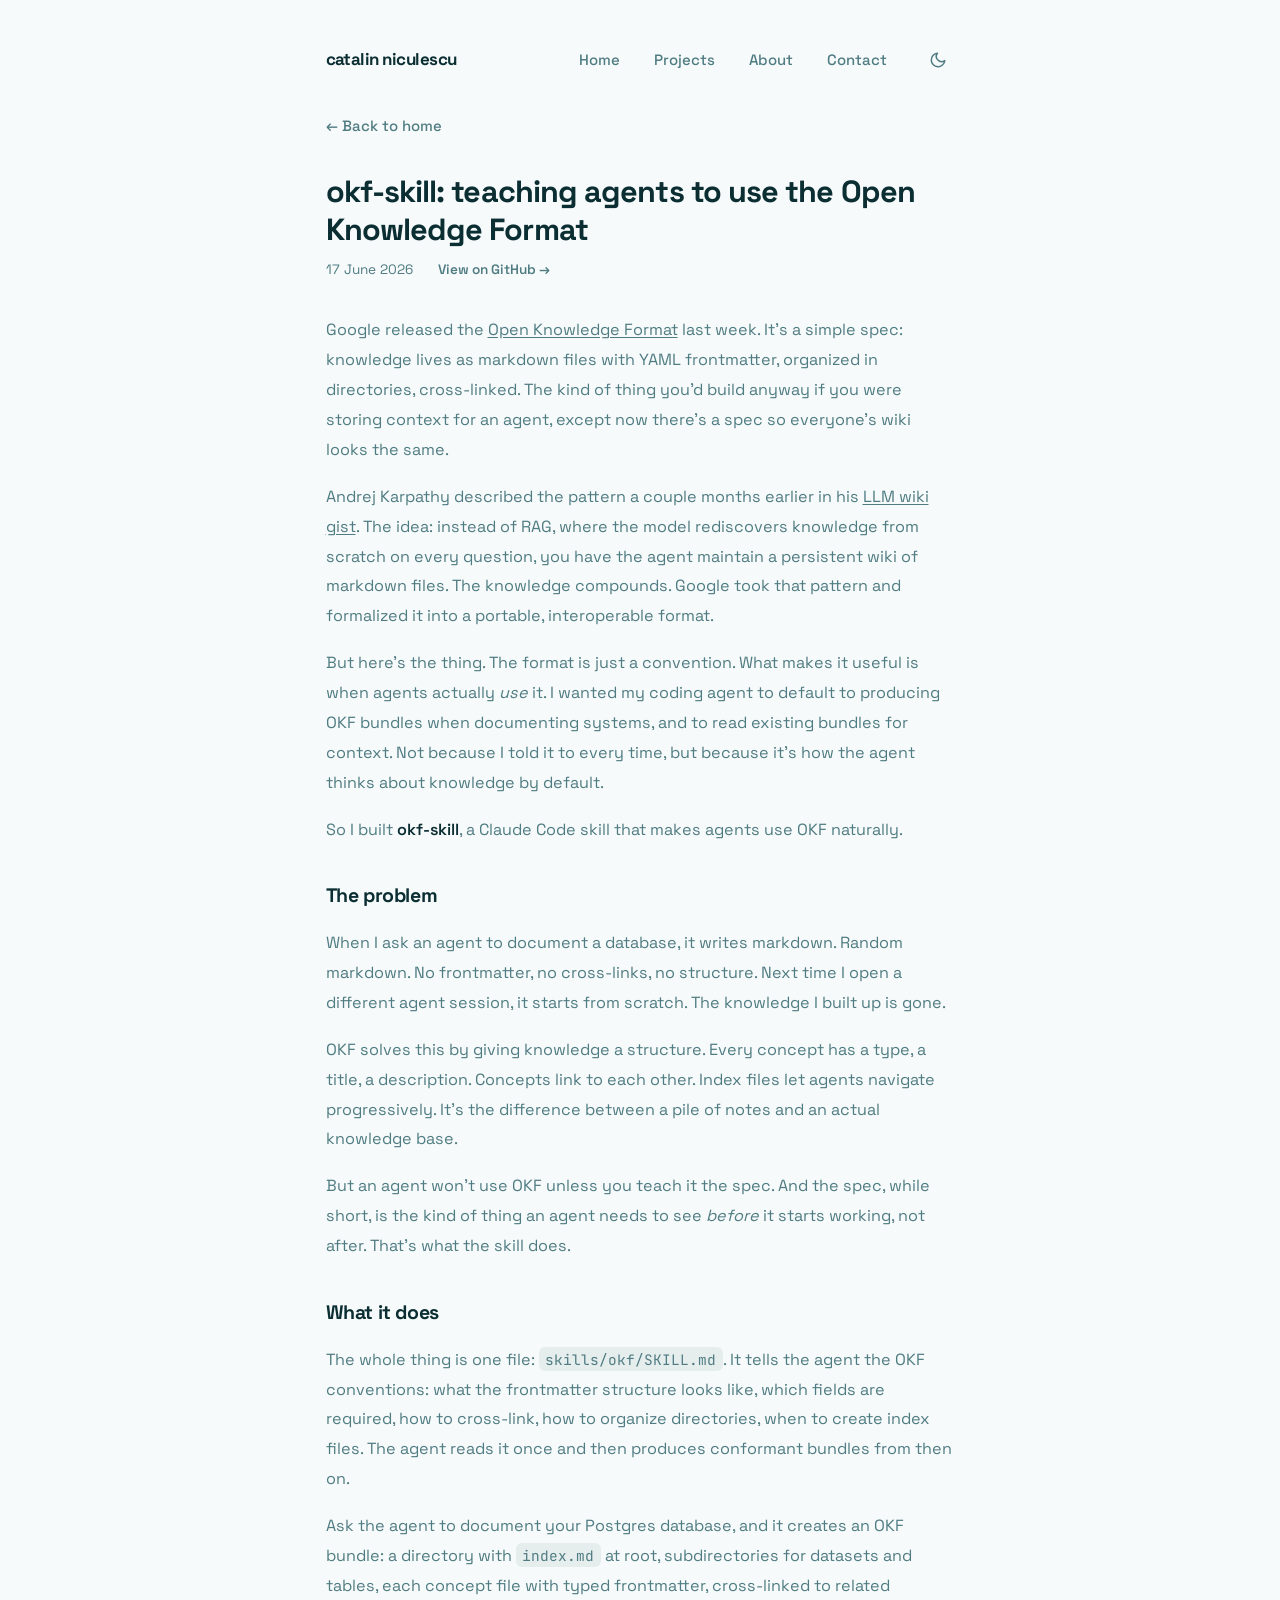
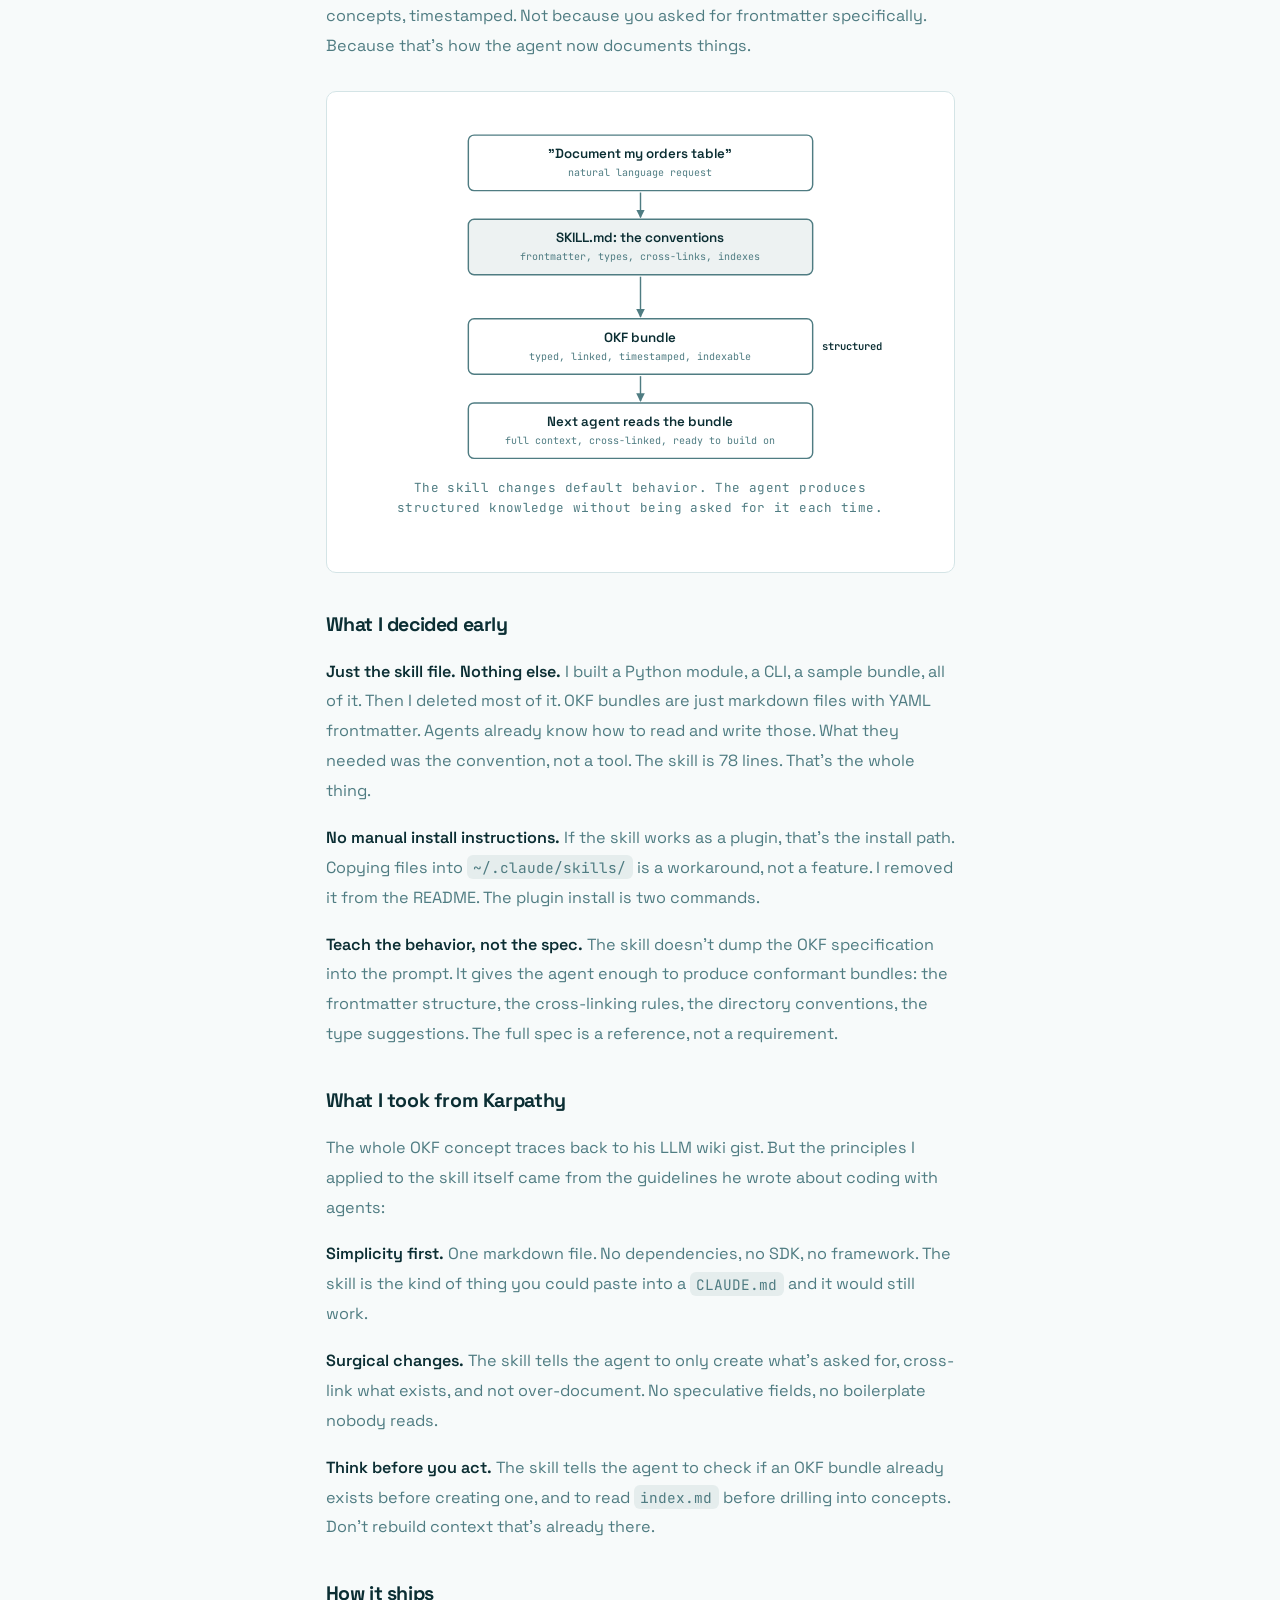
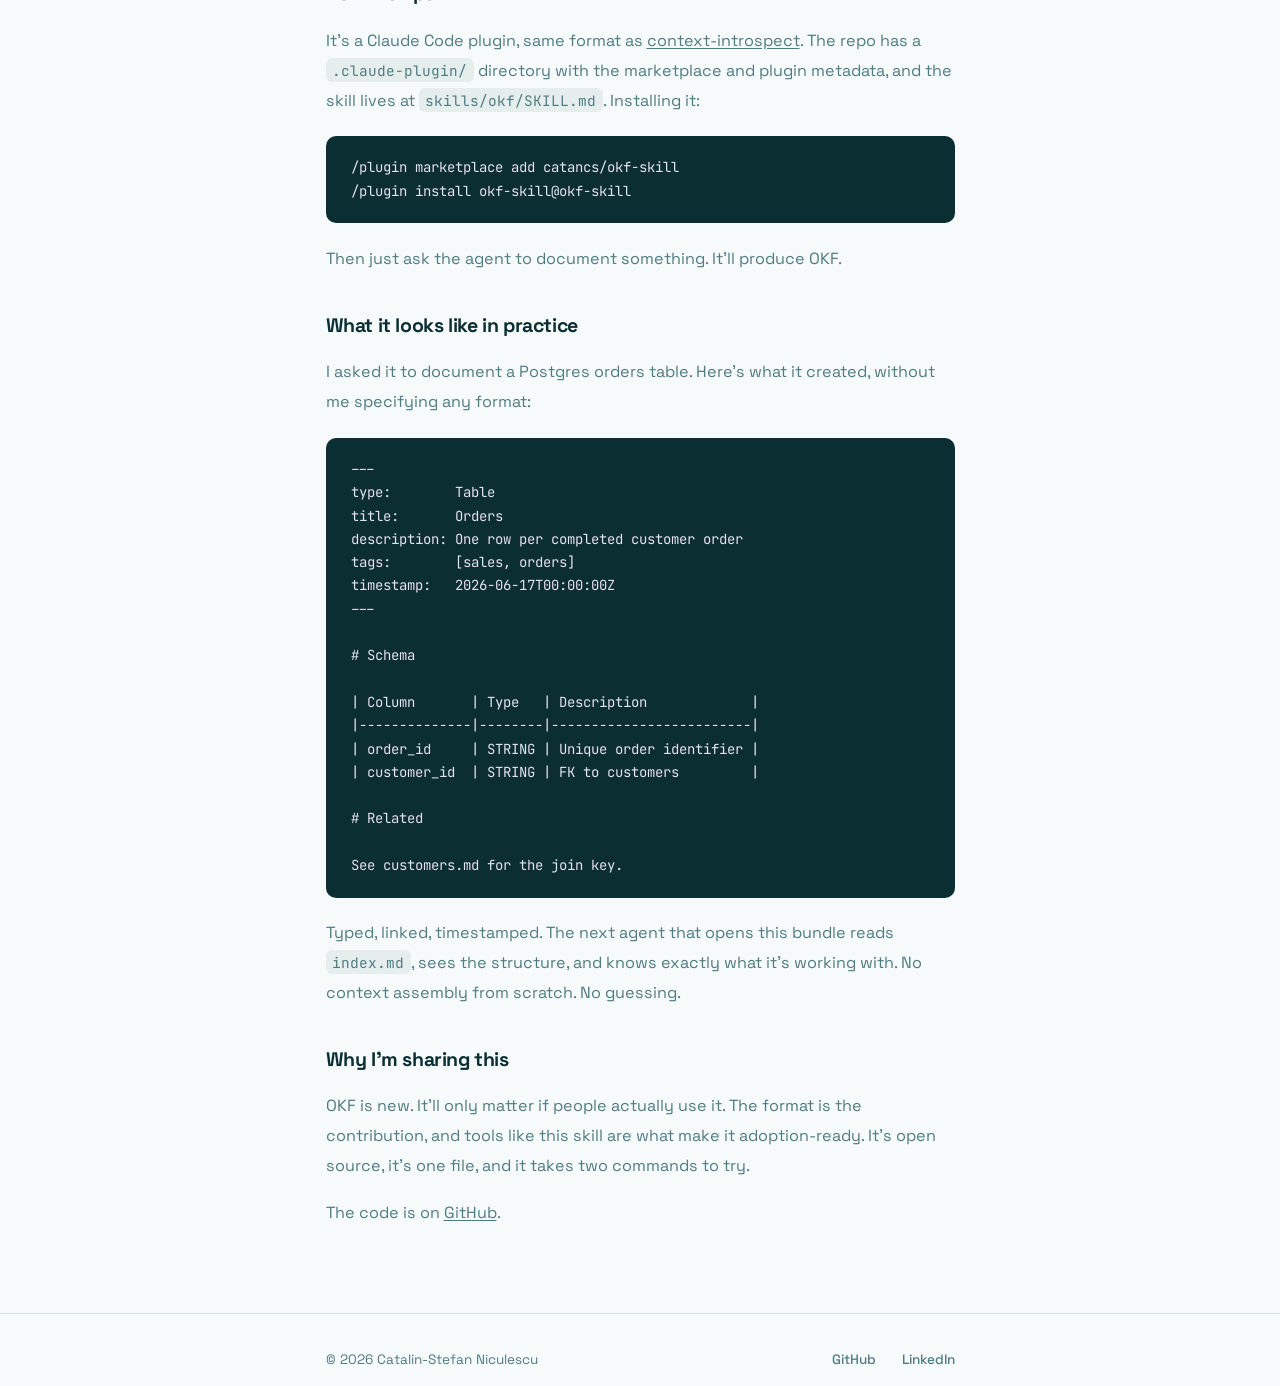
<file: posts/okf-skill.html>
<!DOCTYPE html>
<html lang="en">
<head>
  <meta charset="UTF-8">
  <meta name="viewport" content="width=device-width, initial-scale=1.0">
  <link rel="icon" type="image/svg+xml" href="../favicon.svg">
  <meta name="theme-color" content="#f7fafa" media="(prefers-color-scheme: light)">
  <meta name="theme-color" content="#0c1f22" media="(prefers-color-scheme: dark)">
  <script>(function(){try{var t=localStorage.getItem("theme");if(t)document.documentElement.setAttribute("data-theme",t);}catch(e){}})();</script>
  <title>okf-skill: teaching agents to use the Open Knowledge Format - Catalin-Stefan Niculescu</title>
  <link rel="preconnect" href="https://fonts.googleapis.com">
  <link rel="preconnect" href="https://fonts.gstatic.com" crossorigin>
  <link href="https://fonts.googleapis.com/css2?family=Space+Grotesk:wght@400;500;600;700&family=JetBrains+Mono:wght@400;600&display=swap" rel="stylesheet">
  <link rel="stylesheet" href="../style.css">
</head>
<body>

  <nav>
    <div class="container">
      <a href="../index.html" class="nav-name">catalin niculescu</a>
      <ul class="nav-links">
        <li><a href="../index.html">Home</a></li>
        <li><a href="../projects.html">Projects</a></li>
        <li><a href="../about.html">About</a></li>
        <li><a href="../contact.html">Contact</a></li>
        <li class="nav-toggle-li">
          <button type="button" class="theme-toggle" aria-label="Toggle dark mode" title="Toggle theme">
            <svg class="icon-moon" viewBox="0 0 24 24" fill="none" stroke="currentColor" stroke-width="2" stroke-linecap="round" stroke-linejoin="round"><path d="M21 12.79A9 9 0 1 1 11.21 3 7 7 0 0 0 21 12.79z"/></svg>
            <svg class="icon-sun" viewBox="0 0 24 24" fill="none" stroke="currentColor" stroke-width="2" stroke-linecap="round" stroke-linejoin="round"><circle cx="12" cy="12" r="5"/><line x1="12" y1="1" x2="12" y2="3"/><line x1="12" y1="21" x2="12" y2="23"/><line x1="4.22" y1="4.22" x2="5.64" y2="5.64"/><line x1="18.36" y1="18.36" x2="19.78" y2="19.78"/><line x1="1" y1="12" x2="3" y2="12"/><line x1="21" y1="12" x2="23" y2="12"/><line x1="4.22" y1="19.78" x2="5.64" y2="18.36"/><line x1="18.36" y1="5.64" x2="19.78" y2="4.22"/></svg>
          </button>
        </li>
      </ul>
    </div>
  </nav>

  <main class="container">

    <a href="../index.html" class="post-back">&larr; Back to home</a>

    <h1 style="font-size: 1.8rem; font-weight: 700; letter-spacing: -0.03em; line-height: 1.25; margin-bottom: 0.5rem;">okf-skill: teaching agents to use the Open Knowledge Format</h1>

    <div class="post-meta">
      <span>17 June 2026</span>
      <a href="https://github.com/catancs/okf-skill" target="_blank" rel="noopener">View on GitHub &rarr;</a>
    </div>

    <div class="post-content">

      <p>
        Google released the <a href="https://cloud.google.com/blog/products/data-analytics/how-the-open-knowledge-format-can-improve-data-sharing">Open Knowledge Format</a> last week. It's a simple spec: knowledge lives as markdown files with YAML frontmatter, organized in directories, cross-linked. The kind of thing you'd build anyway if you were storing context for an agent, except now there's a spec so everyone's wiki looks the same.
      </p>

      <p>
        Andrej Karpathy described the pattern a couple months earlier in his <a href="https://gist.github.com/karpathy/442a6bf555914893e9891c11519de94f">LLM wiki gist</a>. The idea: instead of RAG, where the model rediscovers knowledge from scratch on every question, you have the agent maintain a persistent wiki of markdown files. The knowledge compounds. Google took that pattern and formalized it into a portable, interoperable format.
      </p>

      <p>
        But here's the thing. The format is just a convention. What makes it useful is when agents actually <em>use</em> it. I wanted my coding agent to default to producing OKF bundles when documenting systems, and to read existing bundles for context. Not because I told it to every time, but because it's how the agent thinks about knowledge by default.
      </p>

      <p>
        So I built <strong>okf-skill</strong>, a Claude Code skill that makes agents use OKF naturally.
      </p>

      <h2>The problem</h2>

      <p>
        When I ask an agent to document a database, it writes markdown. Random markdown. No frontmatter, no cross-links, no structure. Next time I open a different agent session, it starts from scratch. The knowledge I built up is gone.
      </p>

      <p>
        OKF solves this by giving knowledge a structure. Every concept has a type, a title, a description. Concepts link to each other. Index files let agents navigate progressively. It's the difference between a pile of notes and an actual knowledge base.
      </p>

      <p>
        But an agent won't use OKF unless you teach it the spec. And the spec, while short, is the kind of thing an agent needs to see <em>before</em> it starts working, not after. That's what the skill does.
      </p>

      <h2>What it does</h2>

      <p>
        The whole thing is one file: <code>skills/okf/SKILL.md</code>. It tells the agent the OKF conventions: what the frontmatter structure looks like, which fields are required, how to cross-link, how to organize directories, when to create index files. The agent reads it once and then produces conformant bundles from then on.
      </p>

      <p>
        Ask the agent to document your Postgres database, and it creates an OKF bundle: a directory with <code>index.md</code> at root, subdirectories for datasets and tables, each concept file with typed frontmatter, cross-linked to related concepts, timestamped. Not because you asked for frontmatter specifically. Because that's how the agent now documents things.
      </p>

      <figure class="post-diagram">
        <svg viewBox="0 0 620 372" xmlns="http://www.w3.org/2000/svg" role="img" aria-label="How okf-skill changes agent behavior: the skill file teaches conventions, the agent produces structured knowledge.">
          <defs>
            <marker id="okf-arr" viewBox="0 0 10 10" refX="9" refY="5" markerWidth="6" markerHeight="6" orient="auto-start-reverse">
              <path d="M0,0 L10,5 L0,10 z" fill="#4F7C82"/>
            </marker>
          </defs>

          <!-- Input -->
          <rect x="130" y="20" width="360" height="58" rx="6" fill="#ffffff" stroke="#4F7C82" stroke-width="1.5"/>
          <text x="310" y="44" text-anchor="middle" font-family="'Space Grotesk', sans-serif" font-size="14" font-weight="600" fill="#0B2E33">"Document my orders table"</text>
          <text x="310" y="63" text-anchor="middle" font-family="'JetBrains Mono', monospace" font-size="10.5" fill="#4F7C82">natural language request</text>

          <line x1="310" y1="80" x2="310" y2="106" stroke="#4F7C82" stroke-width="1.5" marker-end="url(#okf-arr)"/>

          <!-- Skill -->
          <rect x="130" y="108" width="360" height="58" rx="6" fill="rgba(79, 124, 130, 0.10)" stroke="#4F7C82" stroke-width="1.5"/>
          <text x="310" y="132" text-anchor="middle" font-family="'Space Grotesk', sans-serif" font-size="14" font-weight="600" fill="#0B2E33">SKILL.md: the conventions</text>
          <text x="310" y="151" text-anchor="middle" font-family="'JetBrains Mono', monospace" font-size="10.5" fill="#4F7C82">frontmatter, types, cross-links, indexes</text>

          <line x1="310" y1="168" x2="310" y2="210" stroke="#4F7C82" stroke-width="1.5" marker-end="url(#okf-arr)"/>

          <!-- Output -->
          <rect x="130" y="212" width="360" height="58" rx="6" fill="#ffffff" stroke="#4F7C82" stroke-width="1.5"/>
          <text x="310" y="236" text-anchor="middle" font-family="'Space Grotesk', sans-serif" font-size="14" font-weight="600" fill="#0B2E33">OKF bundle</text>
          <text x="310" y="255" text-anchor="middle" font-family="'JetBrains Mono', monospace" font-size="10.5" fill="#4F7C82">typed, linked, timestamped, indexable</text>
          <text x="500" y="245" font-family="'JetBrains Mono', monospace" font-size="11" fill="#0B2E33" font-weight="600">structured</text>

          <line x1="310" y1="272" x2="310" y2="298" stroke="#4F7C82" stroke-width="1.5" marker-end="url(#okf-arr)"/>

          <!-- Next agent -->
          <rect x="130" y="300" width="360" height="58" rx="6" fill="#ffffff" stroke="#4F7C82" stroke-width="1.5"/>
          <text x="310" y="324" text-anchor="middle" font-family="'Space Grotesk', sans-serif" font-size="14" font-weight="600" fill="#0B2E33">Next agent reads the bundle</text>
          <text x="310" y="343" text-anchor="middle" font-family="'JetBrains Mono', monospace" font-size="10.5" fill="#4F7C82">full context, cross-linked, ready to build on</text>
        </svg>
        <figcaption class="post-diagram-caption">The skill changes default behavior. The agent produces structured knowledge without being asked for it each time.</figcaption>
      </figure>

      <h2>What I decided early</h2>

      <p>
        <strong>Just the skill file. Nothing else.</strong> I built a Python module, a CLI, a sample bundle, all of it. Then I deleted most of it. OKF bundles are just markdown files with YAML frontmatter. Agents already know how to read and write those. What they needed was the convention, not a tool. The skill is 78 lines. That's the whole thing.
      </p>

      <p>
        <strong>No manual install instructions.</strong> If the skill works as a plugin, that's the install path. Copying files into <code>~/.claude/skills/</code> is a workaround, not a feature. I removed it from the README. The plugin install is two commands.
      </p>

      <p>
        <strong>Teach the behavior, not the spec.</strong> The skill doesn't dump the OKF specification into the prompt. It gives the agent enough to produce conformant bundles: the frontmatter structure, the cross-linking rules, the directory conventions, the type suggestions. The full spec is a reference, not a requirement.
      </p>

      <h2>What I took from Karpathy</h2>

      <p>
        The whole OKF concept traces back to his LLM wiki gist. But the principles I applied to the skill itself came from the guidelines he wrote about coding with agents:
      </p>

      <p>
        <strong>Simplicity first.</strong> One markdown file. No dependencies, no SDK, no framework. The skill is the kind of thing you could paste into a <code>CLAUDE.md</code> and it would still work.
      </p>

      <p>
        <strong>Surgical changes.</strong> The skill tells the agent to only create what's asked for, cross-link what exists, and not over-document. No speculative fields, no boilerplate nobody reads.
      </p>

      <p>
        <strong>Think before you act.</strong> The skill tells the agent to check if an OKF bundle already exists before creating one, and to read <code>index.md</code> before drilling into concepts. Don't rebuild context that's already there.
      </p>

      <h2>How it ships</h2>

      <p>
        It's a Claude Code plugin, same format as <a href="https://github.com/catancs/context-introspect">context-introspect</a>. The repo has a <code>.claude-plugin/</code> directory with the marketplace and plugin metadata, and the skill lives at <code>skills/okf/SKILL.md</code>. Installing it:
      </p>

<pre><code>/plugin marketplace add catancs/okf-skill
/plugin install okf-skill@okf-skill</code></pre>

      <p>
        Then just ask the agent to document something. It'll produce OKF.
      </p>

      <h2>What it looks like in practice</h2>

      <p>
        I asked it to document a Postgres orders table. Here's what it created, without me specifying any format:
      </p>

<pre><code>---
type:        Table
title:       Orders
description: One row per completed customer order
tags:        [sales, orders]
timestamp:   2026-06-17T00:00:00Z
---

# Schema

| Column       | Type   | Description             |
|--------------|--------|-------------------------|
| order_id     | STRING | Unique order identifier |
| customer_id  | STRING | FK to customers         |

# Related

See customers.md for the join key.</code></pre>

      <p>
        Typed, linked, timestamped. The next agent that opens this bundle reads <code>index.md</code>, sees the structure, and knows exactly what it's working with. No context assembly from scratch. No guessing.
      </p>

      <h2>Why I'm sharing this</h2>

      <p>
        OKF is new. It'll only matter if people actually use it. The format is the contribution, and tools like this skill are what make it adoption-ready. It's open source, it's one file, and it takes two commands to try.
      </p>

      <p>
        The code is on <a href="https://github.com/catancs/okf-skill">GitHub</a>.
      </p>

    </div>

  </main>

  <footer>
    <div class="container">
      <span>&copy; 2026 Catalin-Stefan Niculescu</span>
      <div class="footer-links">
        <a href="https://github.com/catancs" target="_blank" rel="noopener">GitHub</a>
        <a href="https://www.linkedin.com/in/catalin-stefan-niculescu-9aa531197/" target="_blank" rel="noopener">LinkedIn</a>
      </div>
    </div>
  </footer>

  <script src="../theme.js"></script>

</body>
</html>
</file>
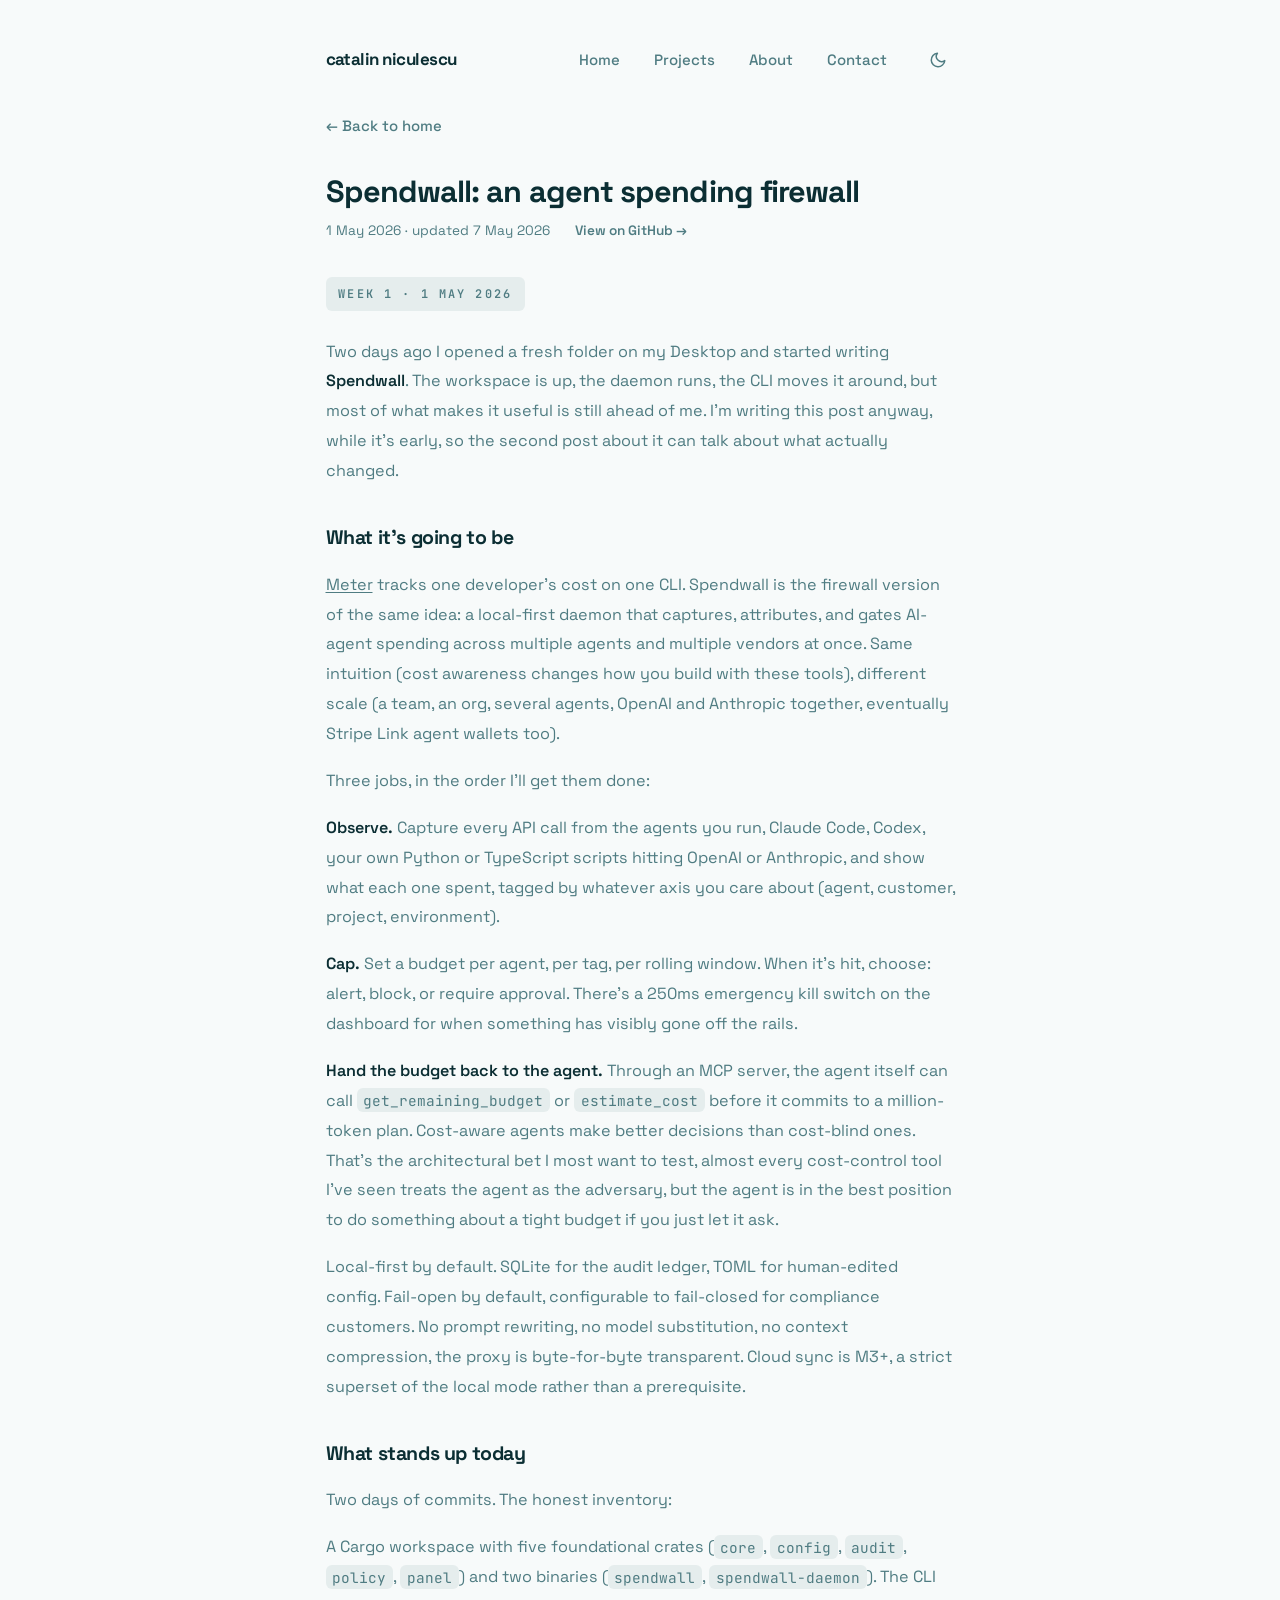
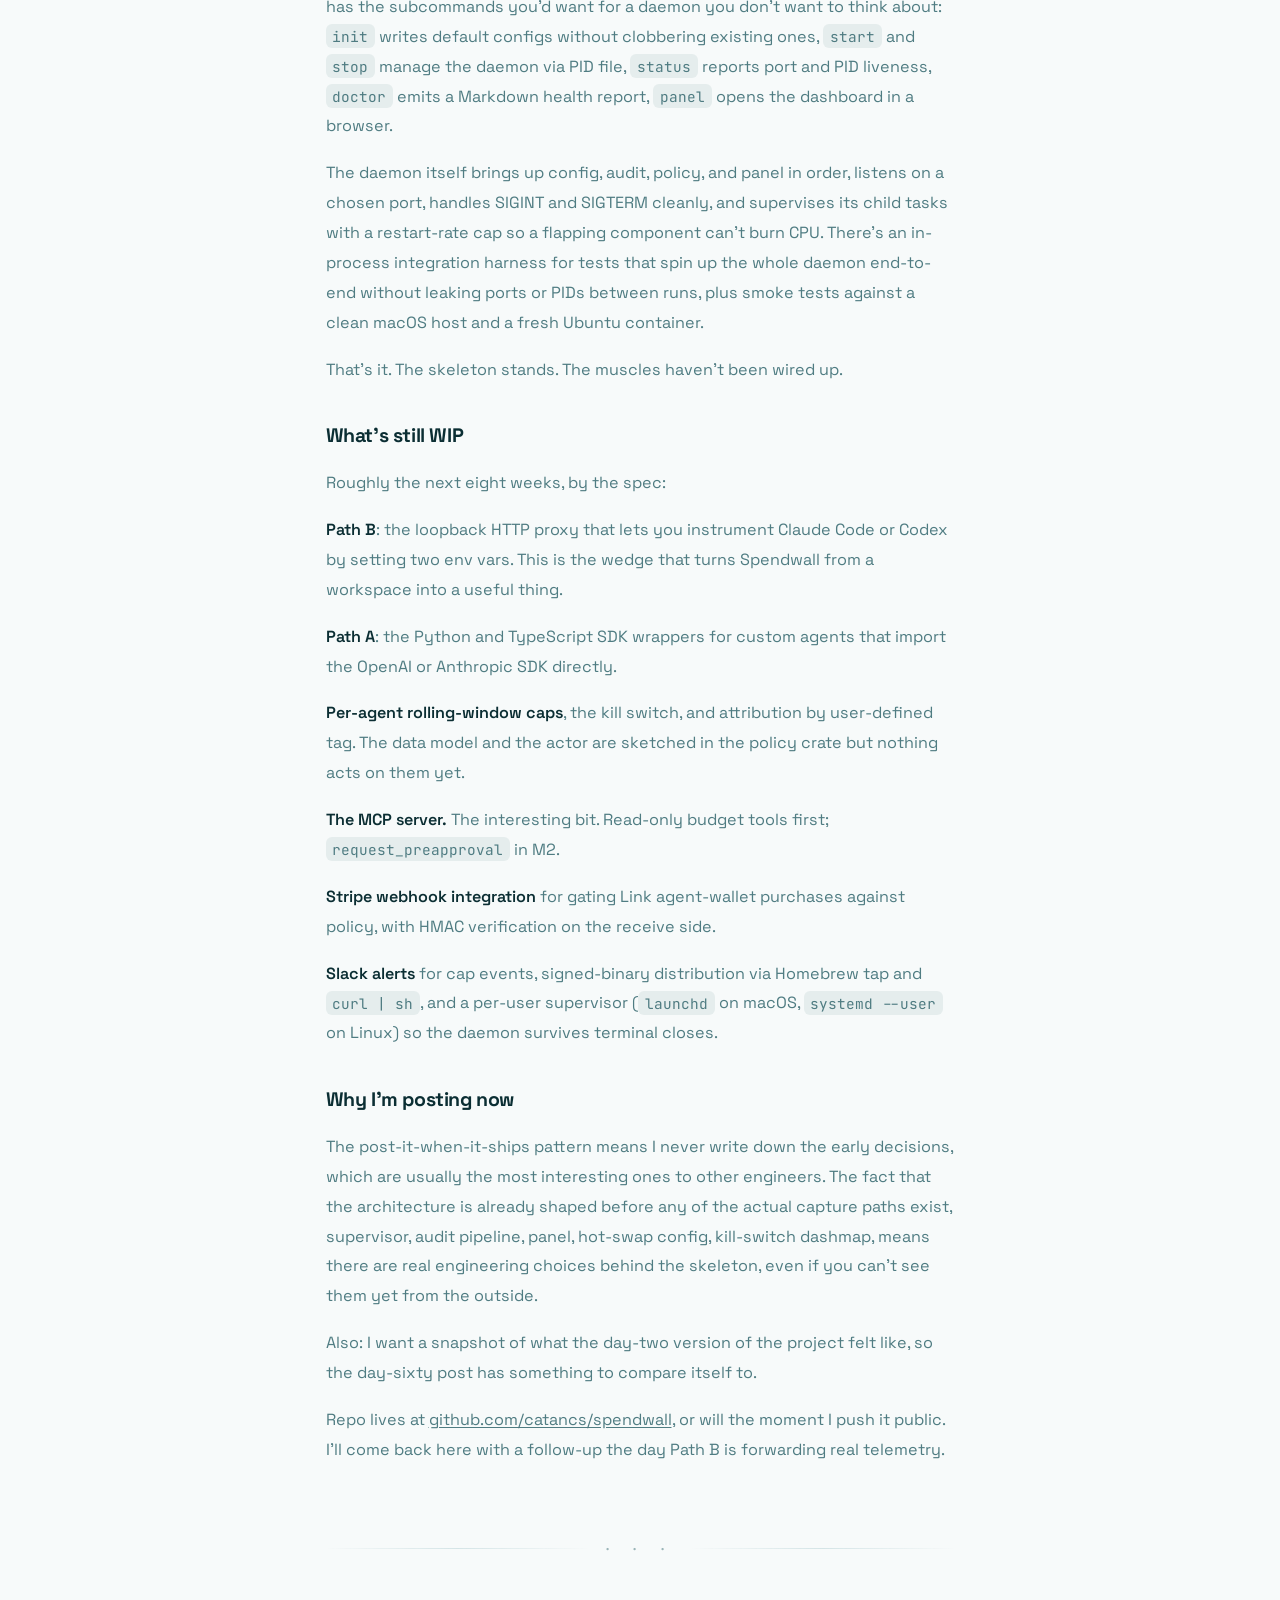
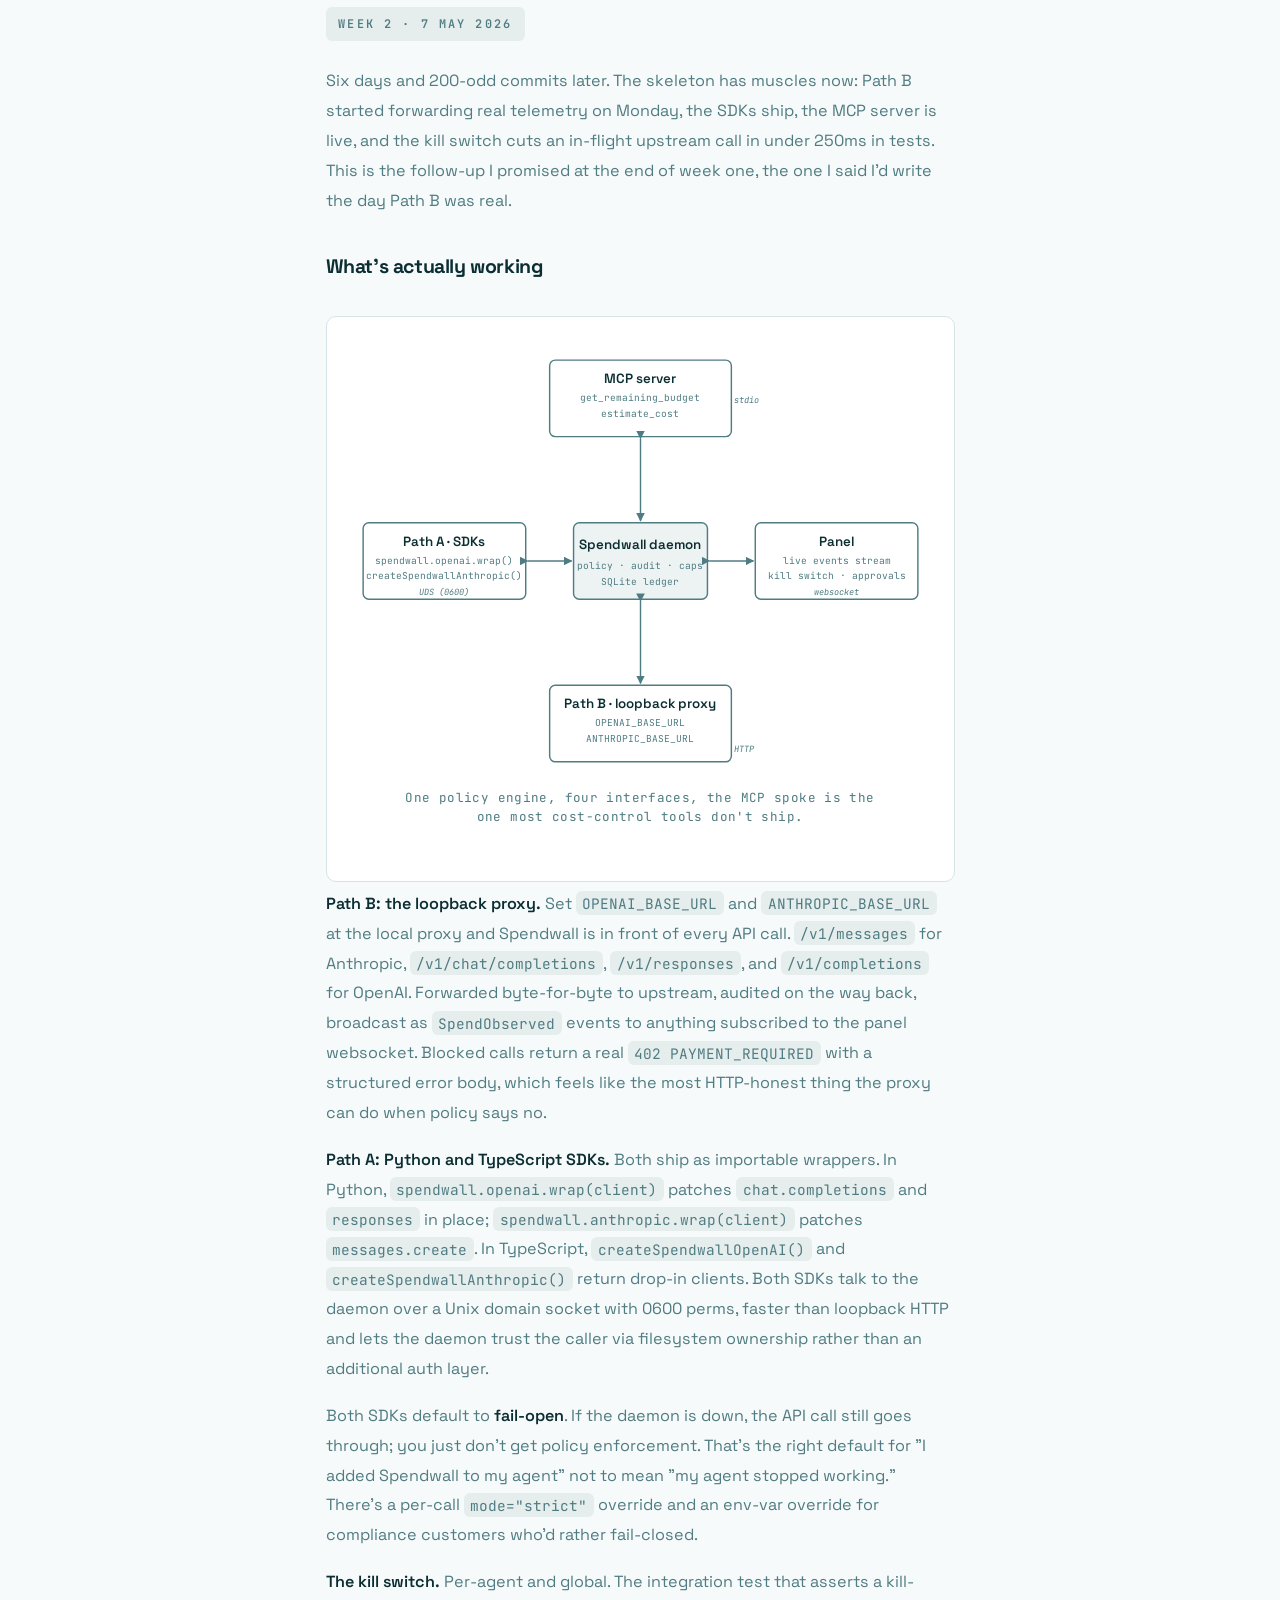
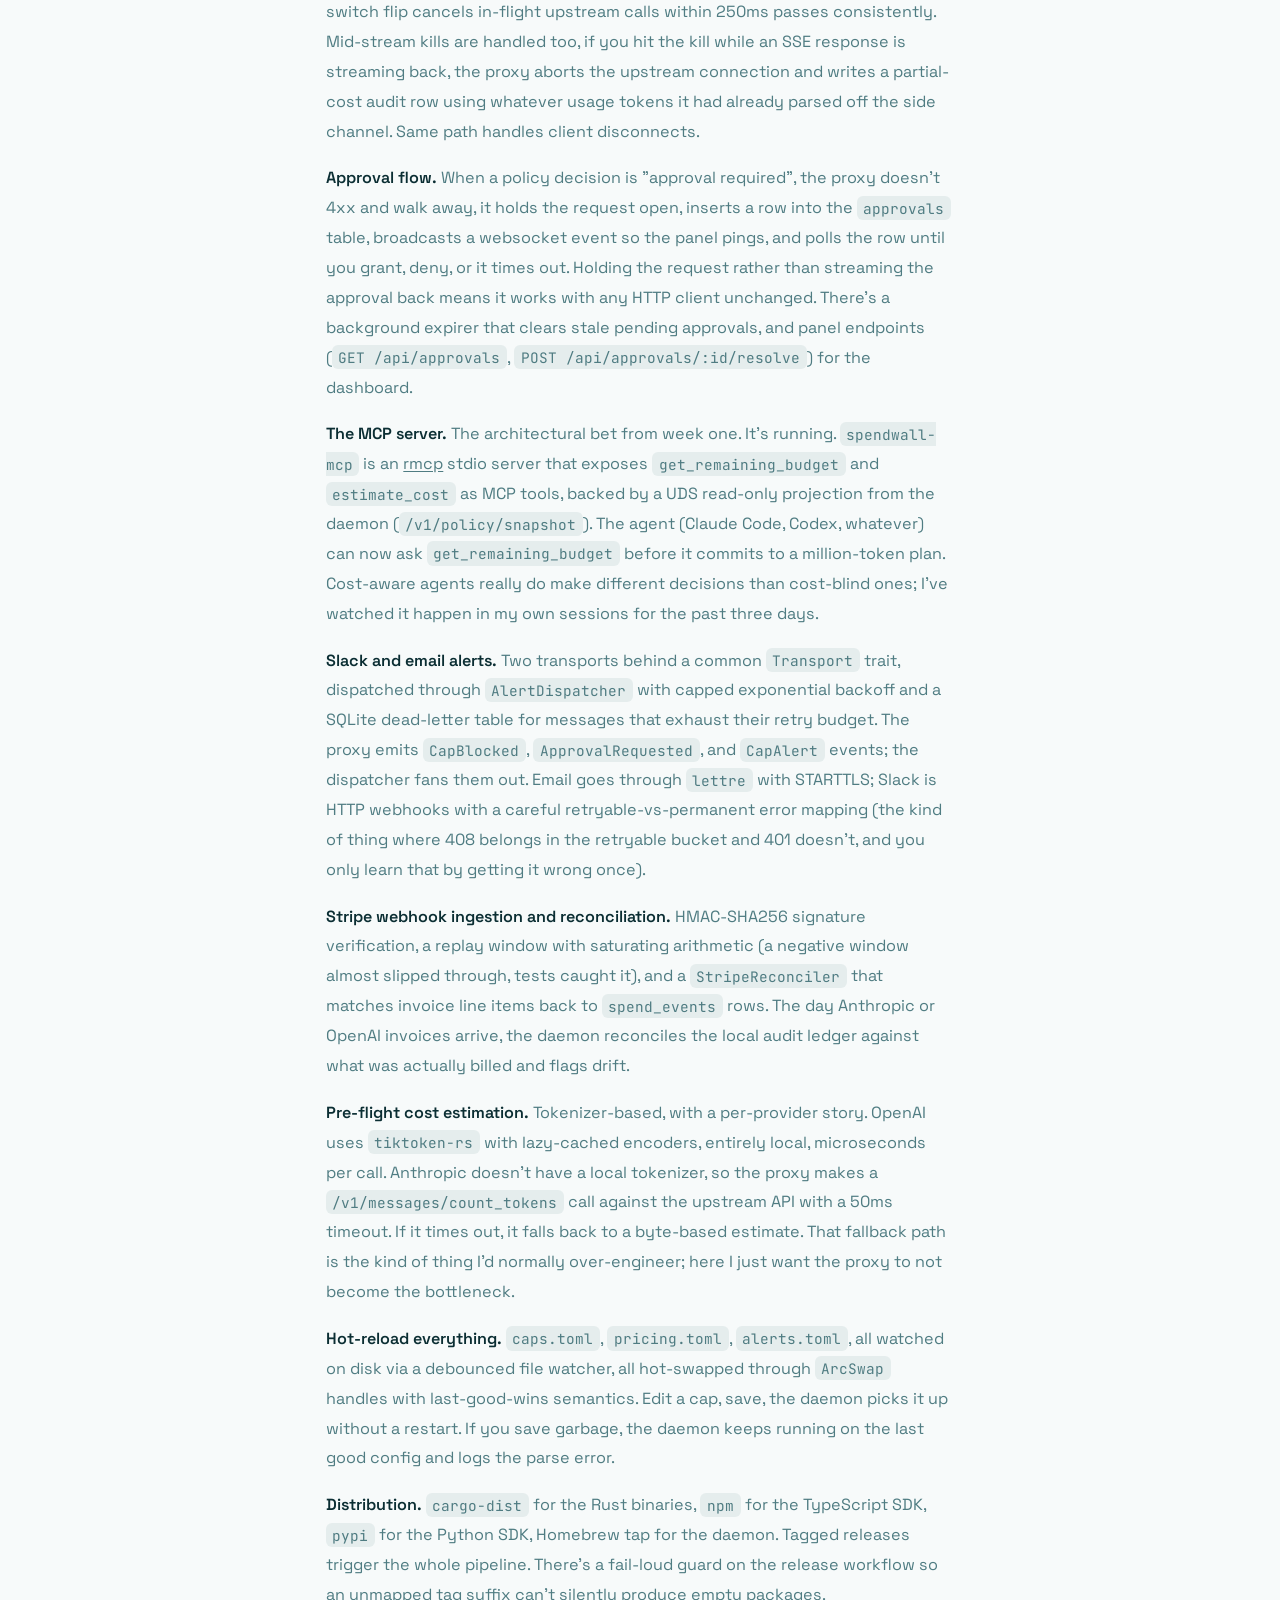
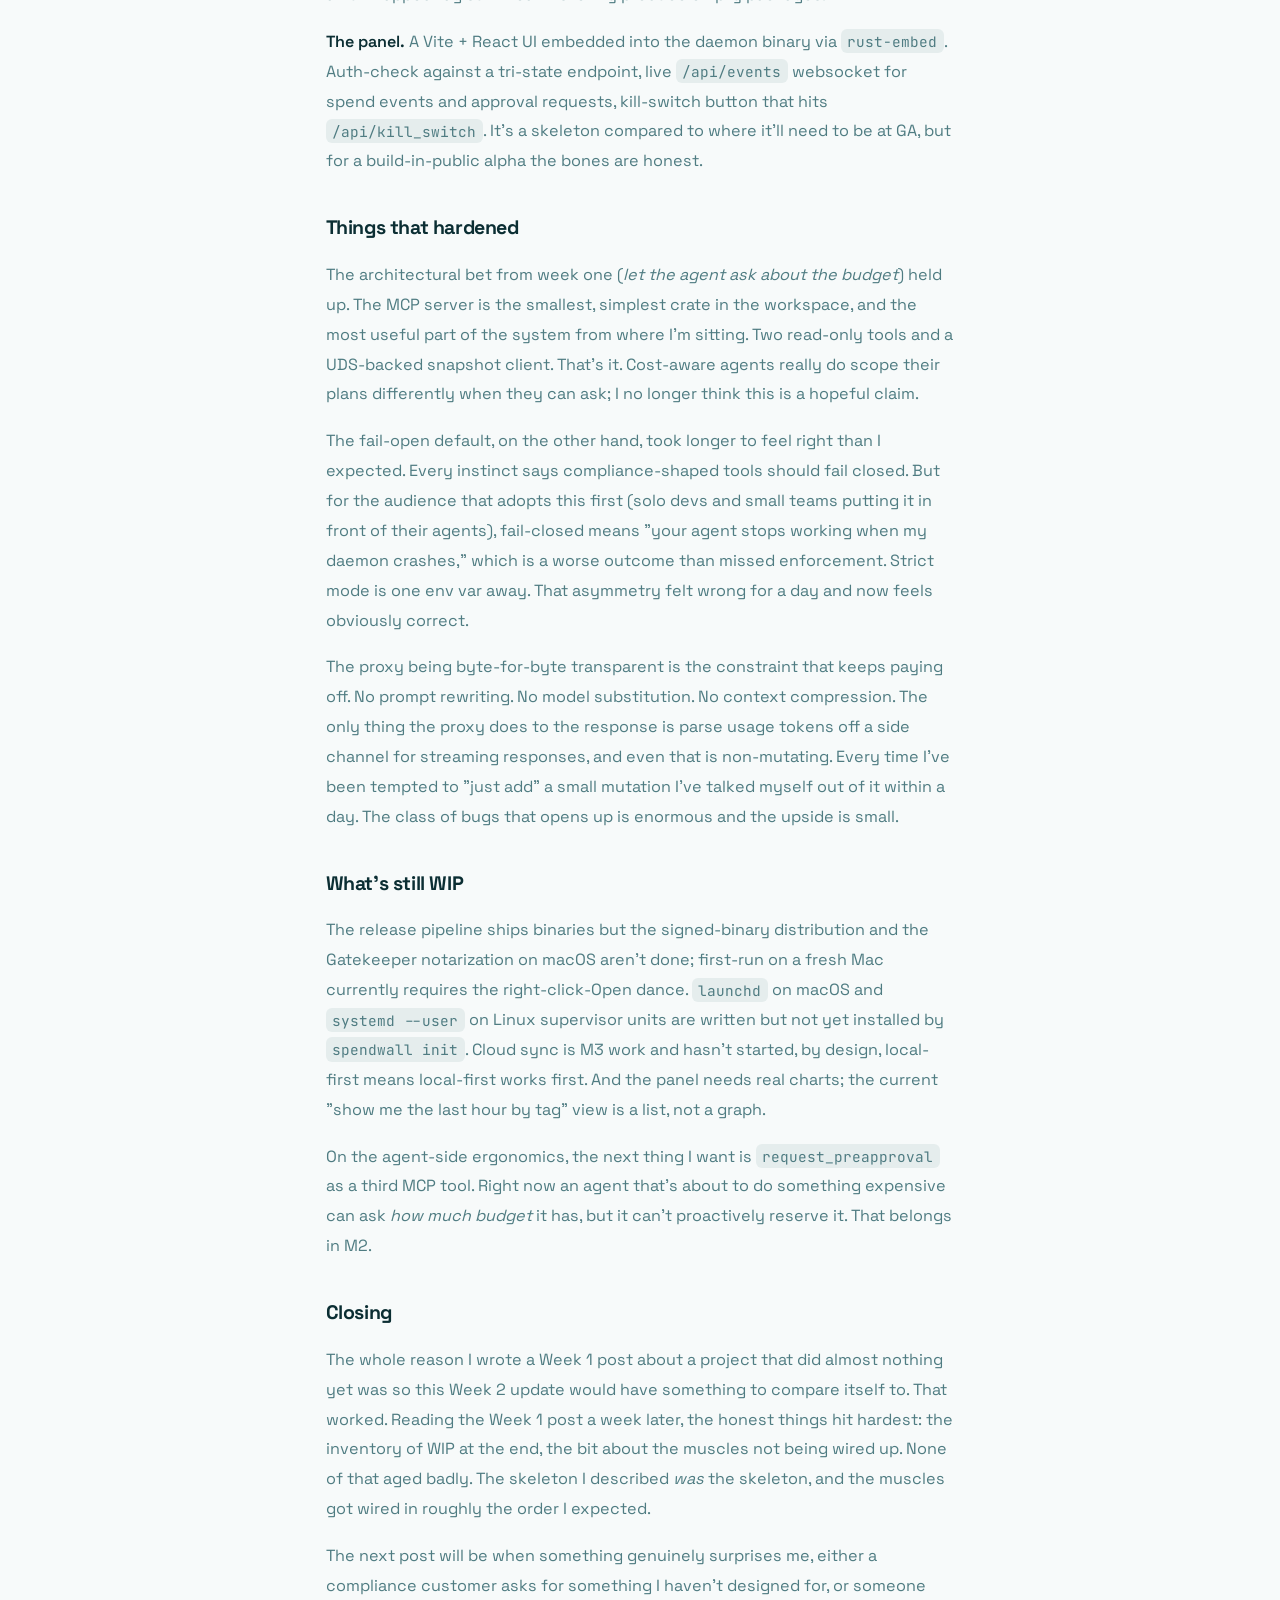
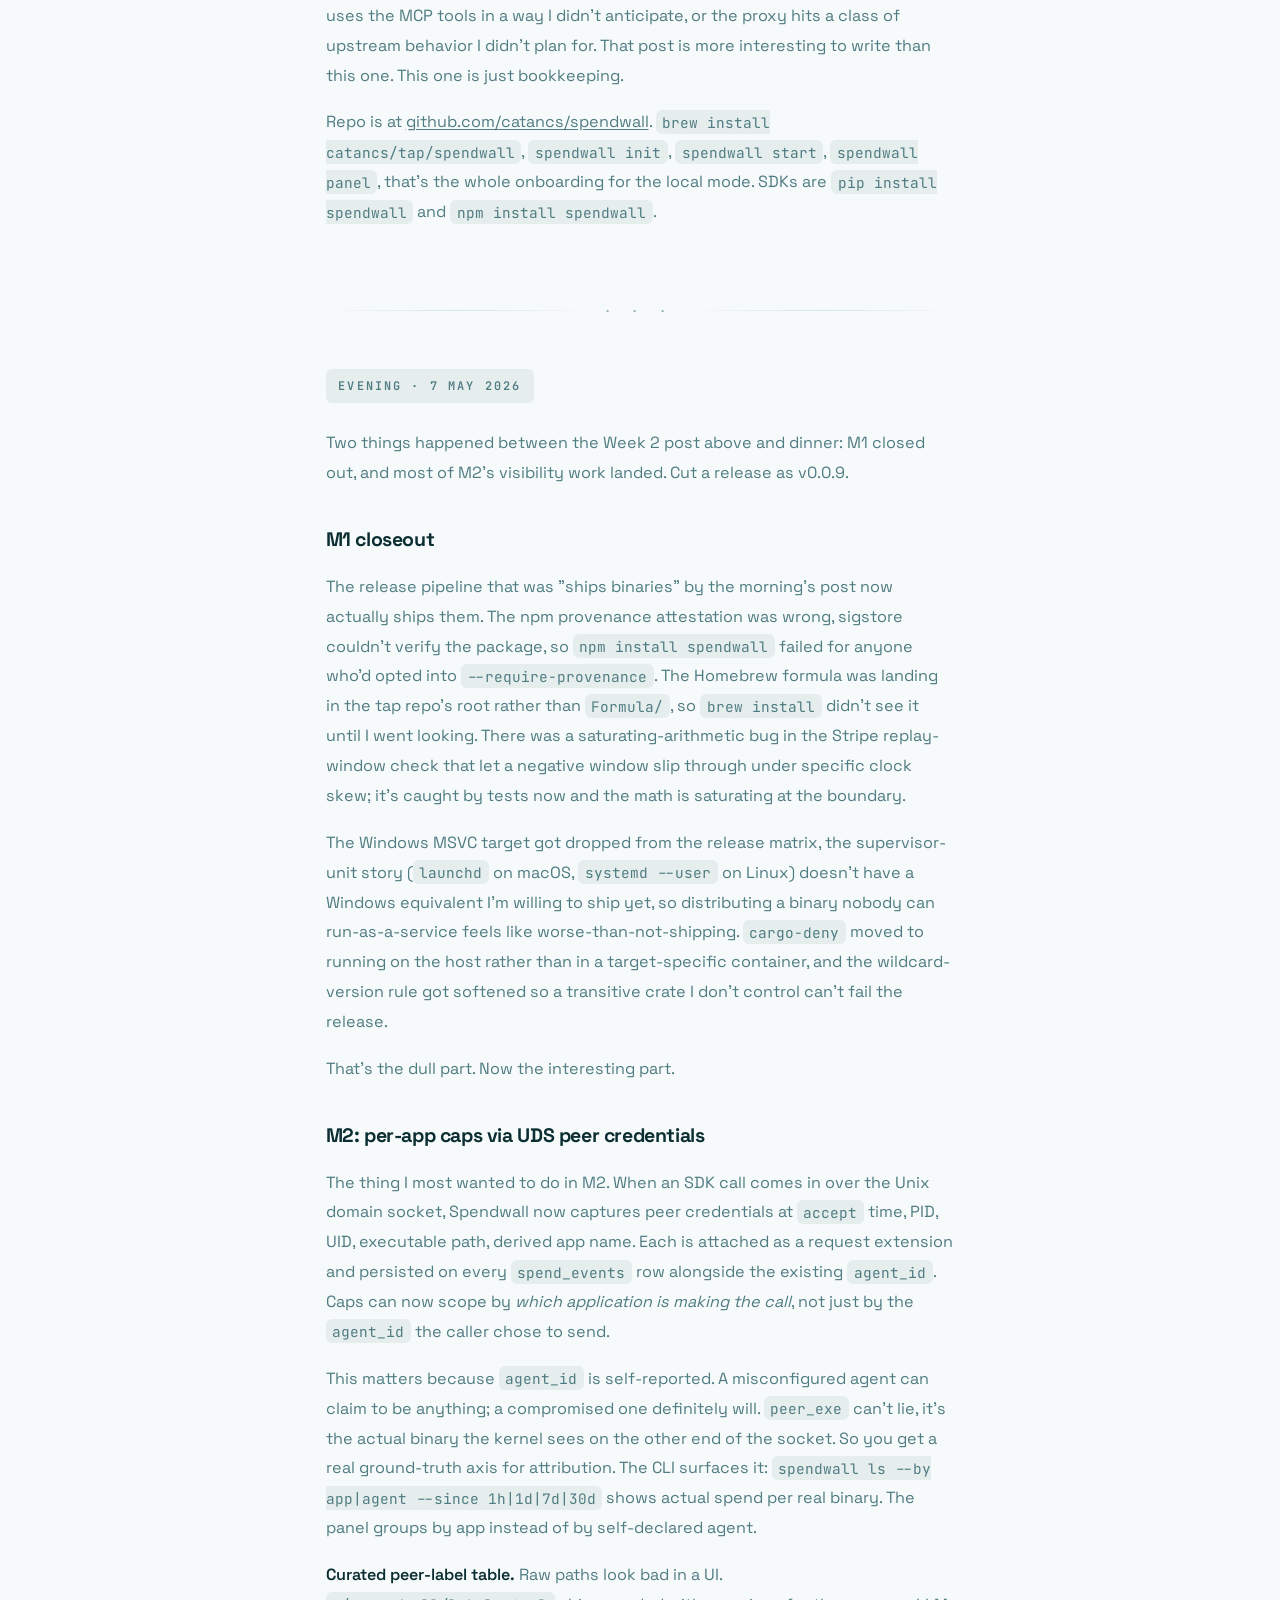
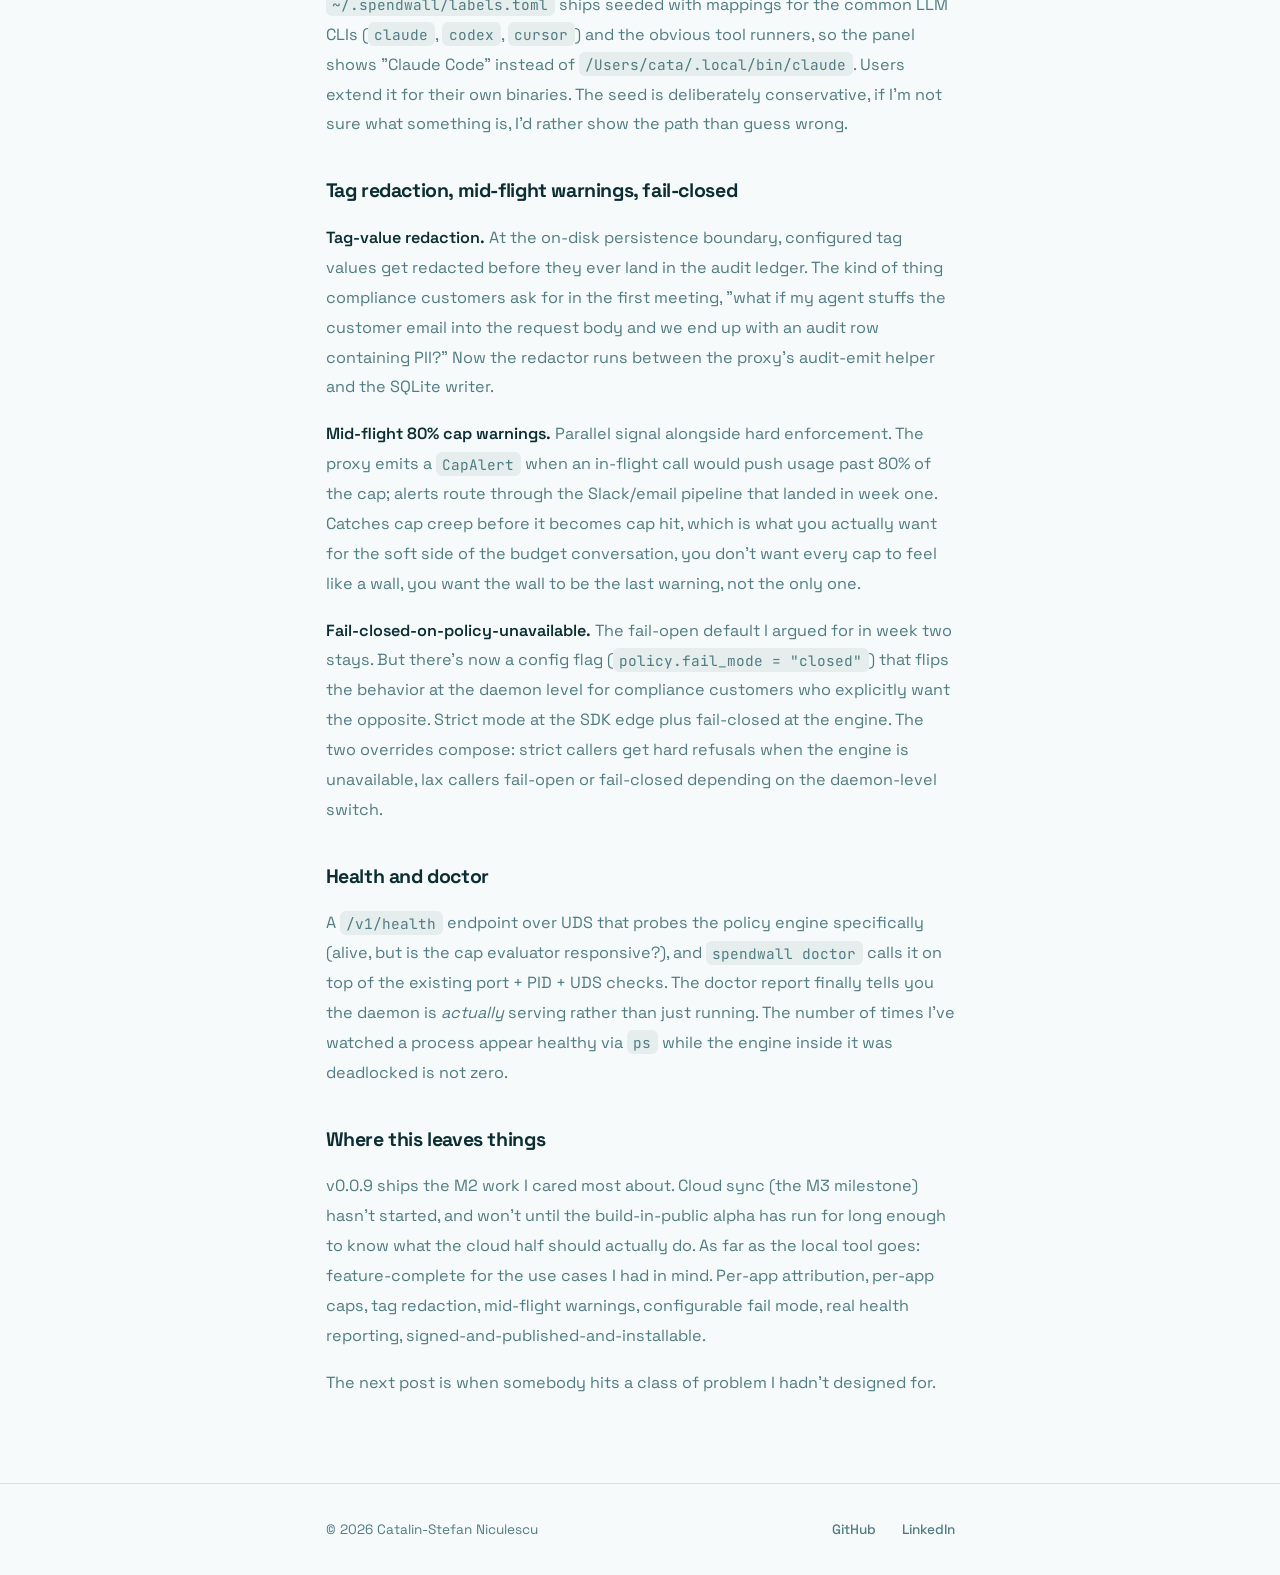
<file: posts/spendwall.html>
<!DOCTYPE html>
<html lang="en">
<head>
  <meta charset="UTF-8">
  <meta name="viewport" content="width=device-width, initial-scale=1.0">
  <link rel="icon" type="image/svg+xml" href="../favicon.svg">
  <meta name="theme-color" content="#f7fafa" media="(prefers-color-scheme: light)">
  <meta name="theme-color" content="#0c1f22" media="(prefers-color-scheme: dark)">
  <script>(function(){try{var t=localStorage.getItem("theme");if(t)document.documentElement.setAttribute("data-theme",t);}catch(e){}})();</script>
  <title>Spendwall: an agent spending firewall - Catalin-Stefan Niculescu</title>
  <link rel="preconnect" href="https://fonts.googleapis.com">
  <link rel="preconnect" href="https://fonts.gstatic.com" crossorigin>
  <link href="https://fonts.googleapis.com/css2?family=Space+Grotesk:wght@400;500;600;700&family=JetBrains+Mono:wght@400;600&display=swap" rel="stylesheet">
  <link rel="stylesheet" href="../style.css">
</head>
<body>

  <nav>
    <div class="container">
      <a href="../index.html" class="nav-name">catalin niculescu</a>
      <ul class="nav-links">
        <li><a href="../index.html">Home</a></li>
        <li><a href="../projects.html">Projects</a></li>
        <li><a href="../about.html">About</a></li>
        <li><a href="../contact.html">Contact</a></li>
        <li class="nav-toggle-li">
          <button type="button" class="theme-toggle" aria-label="Toggle dark mode" title="Toggle theme">
            <svg class="icon-moon" viewBox="0 0 24 24" fill="none" stroke="currentColor" stroke-width="2" stroke-linecap="round" stroke-linejoin="round"><path d="M21 12.79A9 9 0 1 1 11.21 3 7 7 0 0 0 21 12.79z"/></svg>
            <svg class="icon-sun" viewBox="0 0 24 24" fill="none" stroke="currentColor" stroke-width="2" stroke-linecap="round" stroke-linejoin="round"><circle cx="12" cy="12" r="5"/><line x1="12" y1="1" x2="12" y2="3"/><line x1="12" y1="21" x2="12" y2="23"/><line x1="4.22" y1="4.22" x2="5.64" y2="5.64"/><line x1="18.36" y1="18.36" x2="19.78" y2="19.78"/><line x1="1" y1="12" x2="3" y2="12"/><line x1="21" y1="12" x2="23" y2="12"/><line x1="4.22" y1="19.78" x2="5.64" y2="18.36"/><line x1="18.36" y1="5.64" x2="19.78" y2="4.22"/></svg>
          </button>
        </li>
      </ul>
    </div>
  </nav>

  <main class="container">

    <a href="../index.html" class="post-back">&larr; Back to home</a>

    <h1 style="font-size: 1.8rem; font-weight: 700; letter-spacing: -0.03em; line-height: 1.25; margin-bottom: 0.5rem;">Spendwall: an agent spending firewall</h1>

    <div class="post-meta">
      <span>1 May 2026 &middot; updated 7 May 2026</span>
      <a href="https://github.com/catancs/spendwall" target="_blank" rel="noopener">View on GitHub &rarr;</a>
    </div>

    <div class="post-content">

      <div class="post-week">
        <div class="post-week-label">Week 1 &middot; 1 May 2026</div>

        <p>
          Two days ago I opened a fresh folder on my Desktop and started writing <strong>Spendwall</strong>. The workspace is up, the daemon runs, the CLI moves it around, but most of what makes it useful is still ahead of me. I'm writing this post anyway, while it's early, so the second post about it can talk about what actually changed.
        </p>

        <h2>What it's going to be</h2>

        <p>
          <a href="meter-tool-for-claude-code.html">Meter</a> tracks one developer's cost on one CLI. Spendwall is the firewall version of the same idea: a local-first daemon that captures, attributes, and gates AI-agent spending across multiple agents and multiple vendors at once. Same intuition (cost awareness changes how you build with these tools), different scale (a team, an org, several agents, OpenAI and Anthropic together, eventually Stripe Link agent wallets too).
        </p>

        <p>
          Three jobs, in the order I'll get them done:
        </p>

        <p>
          <strong>Observe.</strong> Capture every API call from the agents you run, Claude Code, Codex, your own Python or TypeScript scripts hitting OpenAI or Anthropic, and show what each one spent, tagged by whatever axis you care about (agent, customer, project, environment).
        </p>

        <p>
          <strong>Cap.</strong> Set a budget per agent, per tag, per rolling window. When it's hit, choose: alert, block, or require approval. There's a 250ms emergency kill switch on the dashboard for when something has visibly gone off the rails.
        </p>

        <p>
          <strong>Hand the budget back to the agent.</strong> Through an MCP server, the agent itself can call <code>get_remaining_budget</code> or <code>estimate_cost</code> before it commits to a million-token plan. Cost-aware agents make better decisions than cost-blind ones. That's the architectural bet I most want to test, almost every cost-control tool I've seen treats the agent as the adversary, but the agent is in the best position to do something about a tight budget if you just let it ask.
        </p>

        <p>
          Local-first by default. SQLite for the audit ledger, TOML for human-edited config. Fail-open by default, configurable to fail-closed for compliance customers. No prompt rewriting, no model substitution, no context compression, the proxy is byte-for-byte transparent. Cloud sync is M3+, a strict superset of the local mode rather than a prerequisite.
        </p>

        <h2>What stands up today</h2>

        <p>
          Two days of commits. The honest inventory:
        </p>

        <p>
          A Cargo workspace with five foundational crates (<code>core</code>, <code>config</code>, <code>audit</code>, <code>policy</code>, <code>panel</code>) and two binaries (<code>spendwall</code>, <code>spendwall-daemon</code>). The CLI has the subcommands you'd want for a daemon you don't want to think about: <code>init</code> writes default configs without clobbering existing ones, <code>start</code> and <code>stop</code> manage the daemon via PID file, <code>status</code> reports port and PID liveness, <code>doctor</code> emits a Markdown health report, <code>panel</code> opens the dashboard in a browser.
        </p>

        <p>
          The daemon itself brings up config, audit, policy, and panel in order, listens on a chosen port, handles SIGINT and SIGTERM cleanly, and supervises its child tasks with a restart-rate cap so a flapping component can't burn CPU. There's an in-process integration harness for tests that spin up the whole daemon end-to-end without leaking ports or PIDs between runs, plus smoke tests against a clean macOS host and a fresh Ubuntu container.
        </p>

        <p>
          That's it. The skeleton stands. The muscles haven't been wired up.
        </p>

        <h2>What's still WIP</h2>

        <p>
          Roughly the next eight weeks, by the spec:
        </p>

        <p>
          <strong>Path B</strong>: the loopback HTTP proxy that lets you instrument Claude Code or Codex by setting two env vars. This is the wedge that turns Spendwall from a workspace into a useful thing.
        </p>

        <p>
          <strong>Path A</strong>: the Python and TypeScript SDK wrappers for custom agents that import the OpenAI or Anthropic SDK directly.
        </p>

        <p>
          <strong>Per-agent rolling-window caps</strong>, the kill switch, and attribution by user-defined tag. The data model and the actor are sketched in the policy crate but nothing acts on them yet.
        </p>

        <p>
          <strong>The MCP server.</strong> The interesting bit. Read-only budget tools first; <code>request_preapproval</code> in M2.
        </p>

        <p>
          <strong>Stripe webhook integration</strong> for gating Link agent-wallet purchases against policy, with HMAC verification on the receive side.
        </p>

        <p>
          <strong>Slack alerts</strong> for cap events, signed-binary distribution via Homebrew tap and <code>curl | sh</code>, and a per-user supervisor (<code>launchd</code> on macOS, <code>systemd --user</code> on Linux) so the daemon survives terminal closes.
        </p>

        <h2>Why I'm posting now</h2>

        <p>
          The post-it-when-it-ships pattern means I never write down the early decisions, which are usually the most interesting ones to other engineers. The fact that the architecture is already shaped before any of the actual capture paths exist, supervisor, audit pipeline, panel, hot-swap config, kill-switch dashmap, means there are real engineering choices behind the skeleton, even if you can't see them yet from the outside.
        </p>

        <p>
          Also: I want a snapshot of what the day-two version of the project felt like, so the day-sixty post has something to compare itself to.
        </p>

        <p>
          Repo lives at <a href="https://github.com/catancs/spendwall">github.com/catancs/spendwall</a>, or will the moment I push it public. I'll come back here with a follow-up the day Path B is forwarding real telemetry.
        </p>
      </div>

      <div class="post-week-separator"><span>&middot; &middot; &middot;</span></div>

      <div class="post-week">
        <div class="post-week-label">Week 2 &middot; 7 May 2026</div>

        <p>
          Six days and 200-odd commits later. The skeleton has muscles now: Path B started forwarding real telemetry on Monday, the SDKs ship, the MCP server is live, and the kill switch cuts an in-flight upstream call in under 250ms in tests. This is the follow-up I promised at the end of week one, the one I said I'd write the day Path B was real.
        </p>

        <h2>What's actually working</h2>

        <figure class="post-diagram">
          <svg viewBox="0 0 620 460" xmlns="http://www.w3.org/2000/svg" role="img" aria-label="Hub-and-spoke architecture: the Spendwall daemon at center with four interfaces - MCP server, Panel, Path B HTTP proxy, and Path A SDK wrappers">
            <defs>
              <marker id="sw-arr" viewBox="0 0 10 10" refX="9" refY="5" markerWidth="6" markerHeight="6" orient="auto-start-reverse">
                <path d="M0,0 L10,5 L0,10 z" fill="#4F7C82"/>
              </marker>
              <marker id="sw-arr-start" viewBox="0 0 10 10" refX="1" refY="5" markerWidth="6" markerHeight="6" orient="auto-start-reverse">
                <path d="M10,0 L0,5 L10,10 z" fill="#4F7C82"/>
              </marker>
            </defs>

            <!-- North: MCP server -->
            <rect x="215" y="20" width="190" height="80" rx="6" fill="#ffffff" stroke="#4F7C82" stroke-width="1.5"/>
            <text x="310" y="44" text-anchor="middle" font-family="'Space Grotesk', sans-serif" font-size="14" font-weight="600" fill="#0B2E33">MCP server</text>
            <text x="310" y="63" text-anchor="middle" font-family="'JetBrains Mono', monospace" font-size="10" fill="#4F7C82">get_remaining_budget</text>
            <text x="310" y="79" text-anchor="middle" font-family="'JetBrains Mono', monospace" font-size="10" fill="#4F7C82">estimate_cost</text>
            <text x="408" y="65" font-family="'JetBrains Mono', monospace" font-size="9" fill="#4F7C82" font-style="italic">stdio</text>

            <!-- North arrow: MCP <-> daemon (bidirectional) -->
            <line x1="310" y1="102" x2="310" y2="188" stroke="#4F7C82" stroke-width="1.5" marker-start="url(#sw-arr-start)" marker-end="url(#sw-arr)"/>

            <!-- West: Path A SDK wrappers -->
            <rect x="20" y="190" width="170" height="80" rx="6" fill="#ffffff" stroke="#4F7C82" stroke-width="1.5"/>
            <text x="105" y="214" text-anchor="middle" font-family="'Space Grotesk', sans-serif" font-size="14" font-weight="600" fill="#0B2E33">Path A &middot; SDKs</text>
            <text x="105" y="233" text-anchor="middle" font-family="'JetBrains Mono', monospace" font-size="10" fill="#4F7C82">spendwall.openai.wrap()</text>
            <text x="105" y="249" text-anchor="middle" font-family="'JetBrains Mono', monospace" font-size="10" fill="#4F7C82">createSpendwallAnthropic()</text>
            <text x="105" y="266" text-anchor="middle" font-family="'JetBrains Mono', monospace" font-size="9" fill="#4F7C82" font-style="italic">UDS (0600)</text>

            <!-- West arrow -->
            <line x1="192" y1="230" x2="238" y2="230" stroke="#4F7C82" stroke-width="1.5" marker-start="url(#sw-arr-start)" marker-end="url(#sw-arr)"/>

            <!-- Center: daemon (hub, accent-soft fill) -->
            <rect x="240" y="190" width="140" height="80" rx="6" fill="rgba(79, 124, 130, 0.10)" stroke="#4F7C82" stroke-width="1.5"/>
            <text x="310" y="218" text-anchor="middle" font-family="'Space Grotesk', sans-serif" font-size="14" font-weight="600" fill="#0B2E33">Spendwall daemon</text>
            <text x="310" y="238" text-anchor="middle" font-family="'JetBrains Mono', monospace" font-size="10" fill="#4F7C82">policy &middot; audit &middot; caps</text>
            <text x="310" y="255" text-anchor="middle" font-family="'JetBrains Mono', monospace" font-size="10" fill="#4F7C82">SQLite ledger</text>

            <!-- East arrow -->
            <line x1="382" y1="230" x2="428" y2="230" stroke="#4F7C82" stroke-width="1.5" marker-start="url(#sw-arr-start)" marker-end="url(#sw-arr)"/>

            <!-- East: Panel -->
            <rect x="430" y="190" width="170" height="80" rx="6" fill="#ffffff" stroke="#4F7C82" stroke-width="1.5"/>
            <text x="515" y="214" text-anchor="middle" font-family="'Space Grotesk', sans-serif" font-size="14" font-weight="600" fill="#0B2E33">Panel</text>
            <text x="515" y="233" text-anchor="middle" font-family="'JetBrains Mono', monospace" font-size="10" fill="#4F7C82">live events stream</text>
            <text x="515" y="249" text-anchor="middle" font-family="'JetBrains Mono', monospace" font-size="10" fill="#4F7C82">kill switch &middot; approvals</text>
            <text x="515" y="266" text-anchor="middle" font-family="'JetBrains Mono', monospace" font-size="9" fill="#4F7C82" font-style="italic">websocket</text>

            <!-- South arrow: daemon <-> Path B -->
            <line x1="310" y1="272" x2="310" y2="358" stroke="#4F7C82" stroke-width="1.5" marker-start="url(#sw-arr-start)" marker-end="url(#sw-arr)"/>

            <!-- South: Path B loopback proxy -->
            <rect x="215" y="360" width="190" height="80" rx="6" fill="#ffffff" stroke="#4F7C82" stroke-width="1.5"/>
            <text x="310" y="384" text-anchor="middle" font-family="'Space Grotesk', sans-serif" font-size="14" font-weight="600" fill="#0B2E33">Path B &middot; loopback proxy</text>
            <text x="310" y="403" text-anchor="middle" font-family="'JetBrains Mono', monospace" font-size="10" fill="#4F7C82">OPENAI_BASE_URL</text>
            <text x="310" y="419" text-anchor="middle" font-family="'JetBrains Mono', monospace" font-size="10" fill="#4F7C82">ANTHROPIC_BASE_URL</text>
            <text x="408" y="430" font-family="'JetBrains Mono', monospace" font-size="9" fill="#4F7C82" font-style="italic">HTTP</text>
          </svg>
          <figcaption class="post-diagram-caption">One policy engine, four interfaces, the MCP spoke is the one most cost-control tools don't ship.</figcaption>
        </figure>

        <p>
          <strong>Path B: the loopback proxy.</strong> Set <code>OPENAI_BASE_URL</code> and <code>ANTHROPIC_BASE_URL</code> at the local proxy and Spendwall is in front of every API call. <code>/v1/messages</code> for Anthropic, <code>/v1/chat/completions</code>, <code>/v1/responses</code>, and <code>/v1/completions</code> for OpenAI. Forwarded byte-for-byte to upstream, audited on the way back, broadcast as <code>SpendObserved</code> events to anything subscribed to the panel websocket. Blocked calls return a real <code>402 PAYMENT_REQUIRED</code> with a structured error body, which feels like the most HTTP-honest thing the proxy can do when policy says no.
        </p>

        <p>
          <strong>Path A: Python and TypeScript SDKs.</strong> Both ship as importable wrappers. In Python, <code>spendwall.openai.wrap(client)</code> patches <code>chat.completions</code> and <code>responses</code> in place; <code>spendwall.anthropic.wrap(client)</code> patches <code>messages.create</code>. In TypeScript, <code>createSpendwallOpenAI()</code> and <code>createSpendwallAnthropic()</code> return drop-in clients. Both SDKs talk to the daemon over a Unix domain socket with 0600 perms, faster than loopback HTTP and lets the daemon trust the caller via filesystem ownership rather than an additional auth layer.
        </p>

        <p>
          Both SDKs default to <strong>fail-open</strong>. If the daemon is down, the API call still goes through; you just don't get policy enforcement. That's the right default for "I added Spendwall to my agent" not to mean "my agent stopped working." There's a per-call <code>mode="strict"</code> override and an env-var override for compliance customers who'd rather fail-closed.
        </p>

        <p>
          <strong>The kill switch.</strong> Per-agent and global. The integration test that asserts a kill-switch flip cancels in-flight upstream calls within 250ms passes consistently. Mid-stream kills are handled too, if you hit the kill while an SSE response is streaming back, the proxy aborts the upstream connection and writes a partial-cost audit row using whatever usage tokens it had already parsed off the side channel. Same path handles client disconnects.
        </p>

        <p>
          <strong>Approval flow.</strong> When a policy decision is "approval required", the proxy doesn't 4xx and walk away, it holds the request open, inserts a row into the <code>approvals</code> table, broadcasts a websocket event so the panel pings, and polls the row until you grant, deny, or it times out. Holding the request rather than streaming the approval back means it works with any HTTP client unchanged. There's a background expirer that clears stale pending approvals, and panel endpoints (<code>GET /api/approvals</code>, <code>POST /api/approvals/:id/resolve</code>) for the dashboard.
        </p>

        <p>
          <strong>The MCP server.</strong> The architectural bet from week one. It's running. <code>spendwall-mcp</code> is an <a href="https://github.com/modelcontextprotocol/rust-sdk">rmcp</a> stdio server that exposes <code>get_remaining_budget</code> and <code>estimate_cost</code> as MCP tools, backed by a UDS read-only projection from the daemon (<code>/v1/policy/snapshot</code>). The agent (Claude Code, Codex, whatever) can now ask <code>get_remaining_budget</code> before it commits to a million-token plan. Cost-aware agents really do make different decisions than cost-blind ones; I've watched it happen in my own sessions for the past three days.
        </p>

        <p>
          <strong>Slack and email alerts.</strong> Two transports behind a common <code>Transport</code> trait, dispatched through <code>AlertDispatcher</code> with capped exponential backoff and a SQLite dead-letter table for messages that exhaust their retry budget. The proxy emits <code>CapBlocked</code>, <code>ApprovalRequested</code>, and <code>CapAlert</code> events; the dispatcher fans them out. Email goes through <code>lettre</code> with STARTTLS; Slack is HTTP webhooks with a careful retryable-vs-permanent error mapping (the kind of thing where 408 belongs in the retryable bucket and 401 doesn't, and you only learn that by getting it wrong once).
        </p>

        <p>
          <strong>Stripe webhook ingestion and reconciliation.</strong> HMAC-SHA256 signature verification, a replay window with saturating arithmetic (a negative window almost slipped through, tests caught it), and a <code>StripeReconciler</code> that matches invoice line items back to <code>spend_events</code> rows. The day Anthropic or OpenAI invoices arrive, the daemon reconciles the local audit ledger against what was actually billed and flags drift.
        </p>

        <p>
          <strong>Pre-flight cost estimation.</strong> Tokenizer-based, with a per-provider story. OpenAI uses <code>tiktoken-rs</code> with lazy-cached encoders, entirely local, microseconds per call. Anthropic doesn't have a local tokenizer, so the proxy makes a <code>/v1/messages/count_tokens</code> call against the upstream API with a 50ms timeout. If it times out, it falls back to a byte-based estimate. That fallback path is the kind of thing I'd normally over-engineer; here I just want the proxy to not become the bottleneck.
        </p>

        <p>
          <strong>Hot-reload everything.</strong> <code>caps.toml</code>, <code>pricing.toml</code>, <code>alerts.toml</code>, all watched on disk via a debounced file watcher, all hot-swapped through <code>ArcSwap</code> handles with last-good-wins semantics. Edit a cap, save, the daemon picks it up without a restart. If you save garbage, the daemon keeps running on the last good config and logs the parse error.
        </p>

        <p>
          <strong>Distribution.</strong> <code>cargo-dist</code> for the Rust binaries, <code>npm</code> for the TypeScript SDK, <code>pypi</code> for the Python SDK, Homebrew tap for the daemon. Tagged releases trigger the whole pipeline. There's a fail-loud guard on the release workflow so an unmapped tag suffix can't silently produce empty packages.
        </p>

        <p>
          <strong>The panel.</strong> A Vite + React UI embedded into the daemon binary via <code>rust-embed</code>. Auth-check against a tri-state endpoint, live <code>/api/events</code> websocket for spend events and approval requests, kill-switch button that hits <code>/api/kill_switch</code>. It's a skeleton compared to where it'll need to be at GA, but for a build-in-public alpha the bones are honest.
        </p>

        <h2>Things that hardened</h2>

        <p>
          The architectural bet from week one (<em>let the agent ask about the budget</em>) held up. The MCP server is the smallest, simplest crate in the workspace, and the most useful part of the system from where I'm sitting. Two read-only tools and a UDS-backed snapshot client. That's it. Cost-aware agents really do scope their plans differently when they can ask; I no longer think this is a hopeful claim.
        </p>

        <p>
          The fail-open default, on the other hand, took longer to feel right than I expected. Every instinct says compliance-shaped tools should fail closed. But for the audience that adopts this first (solo devs and small teams putting it in front of their agents), fail-closed means "your agent stops working when my daemon crashes," which is a worse outcome than missed enforcement. Strict mode is one env var away. That asymmetry felt wrong for a day and now feels obviously correct.
        </p>

        <p>
          The proxy being byte-for-byte transparent is the constraint that keeps paying off. No prompt rewriting. No model substitution. No context compression. The only thing the proxy does to the response is parse usage tokens off a side channel for streaming responses, and even that is non-mutating. Every time I've been tempted to "just add" a small mutation I've talked myself out of it within a day. The class of bugs that opens up is enormous and the upside is small.
        </p>

        <h2>What's still WIP</h2>

        <p>
          The release pipeline ships binaries but the signed-binary distribution and the Gatekeeper notarization on macOS aren't done; first-run on a fresh Mac currently requires the right-click-Open dance. <code>launchd</code> on macOS and <code>systemd --user</code> on Linux supervisor units are written but not yet installed by <code>spendwall init</code>. Cloud sync is M3 work and hasn't started, by design, local-first means local-first works first. And the panel needs real charts; the current "show me the last hour by tag" view is a list, not a graph.
        </p>

        <p>
          On the agent-side ergonomics, the next thing I want is <code>request_preapproval</code> as a third MCP tool. Right now an agent that's about to do something expensive can ask <em>how much budget</em> it has, but it can't proactively reserve it. That belongs in M2.
        </p>

        <h2>Closing</h2>

        <p>
          The whole reason I wrote a Week 1 post about a project that did almost nothing yet was so this Week 2 update would have something to compare itself to. That worked. Reading the Week 1 post a week later, the honest things hit hardest: the inventory of WIP at the end, the bit about the muscles not being wired up. None of that aged badly. The skeleton I described <em>was</em> the skeleton, and the muscles got wired in roughly the order I expected.
        </p>

        <p>
          The next post will be when something genuinely surprises me, either a compliance customer asks for something I haven't designed for, or someone uses the MCP tools in a way I didn't anticipate, or the proxy hits a class of upstream behavior I didn't plan for. That post is more interesting to write than this one. This one is just bookkeeping.
        </p>

        <p>
          Repo is at <a href="https://github.com/catancs/spendwall">github.com/catancs/spendwall</a>. <code>brew install catancs/tap/spendwall</code>, <code>spendwall init</code>, <code>spendwall start</code>, <code>spendwall panel</code>, that's the whole onboarding for the local mode. SDKs are <code>pip install spendwall</code> and <code>npm install spendwall</code>.
        </p>
      </div>

      <div class="post-week-separator"><span>&middot; &middot; &middot;</span></div>

      <div class="post-week">
        <div class="post-week-label">Evening &middot; 7 May 2026</div>

        <p>
          Two things happened between the Week 2 post above and dinner: M1 closed out, and most of M2's visibility work landed. Cut a release as v0.0.9.
        </p>

        <h2>M1 closeout</h2>

        <p>
          The release pipeline that was "ships binaries" by the morning's post now actually ships them. The npm provenance attestation was wrong, sigstore couldn't verify the package, so <code>npm install spendwall</code> failed for anyone who'd opted into <code>--require-provenance</code>. The Homebrew formula was landing in the tap repo's root rather than <code>Formula/</code>, so <code>brew install</code> didn't see it until I went looking. There was a saturating-arithmetic bug in the Stripe replay-window check that let a negative window slip through under specific clock skew; it's caught by tests now and the math is saturating at the boundary.
        </p>

        <p>
          The Windows MSVC target got dropped from the release matrix, the supervisor-unit story (<code>launchd</code> on macOS, <code>systemd --user</code> on Linux) doesn't have a Windows equivalent I'm willing to ship yet, so distributing a binary nobody can run-as-a-service feels like worse-than-not-shipping. <code>cargo-deny</code> moved to running on the host rather than in a target-specific container, and the wildcard-version rule got softened so a transitive crate I don't control can't fail the release.
        </p>

        <p>
          That's the dull part. Now the interesting part.
        </p>

        <h2>M2: per-app caps via UDS peer credentials</h2>

        <p>
          The thing I most wanted to do in M2. When an SDK call comes in over the Unix domain socket, Spendwall now captures peer credentials at <code>accept</code> time, PID, UID, executable path, derived app name. Each is attached as a request extension and persisted on every <code>spend_events</code> row alongside the existing <code>agent_id</code>. Caps can now scope by <em>which application is making the call</em>, not just by the <code>agent_id</code> the caller chose to send.
        </p>

        <p>
          This matters because <code>agent_id</code> is self-reported. A misconfigured agent can claim to be anything; a compromised one definitely will. <code>peer_exe</code> can't lie, it's the actual binary the kernel sees on the other end of the socket. So you get a real ground-truth axis for attribution. The CLI surfaces it: <code>spendwall ls --by app|agent --since 1h|1d|7d|30d</code> shows actual spend per real binary. The panel groups by app instead of by self-declared agent.
        </p>

        <p>
          <strong>Curated peer-label table.</strong> Raw paths look bad in a UI. <code>~/.spendwall/labels.toml</code> ships seeded with mappings for the common LLM CLIs (<code>claude</code>, <code>codex</code>, <code>cursor</code>) and the obvious tool runners, so the panel shows "Claude Code" instead of <code>/Users/cata/.local/bin/claude</code>. Users extend it for their own binaries. The seed is deliberately conservative, if I'm not sure what something is, I'd rather show the path than guess wrong.
        </p>

        <h2>Tag redaction, mid-flight warnings, fail-closed</h2>

        <p>
          <strong>Tag-value redaction.</strong> At the on-disk persistence boundary, configured tag values get redacted before they ever land in the audit ledger. The kind of thing compliance customers ask for in the first meeting, "what if my agent stuffs the customer email into the request body and we end up with an audit row containing PII?" Now the redactor runs between the proxy's audit-emit helper and the SQLite writer.
        </p>

        <p>
          <strong>Mid-flight 80% cap warnings.</strong> Parallel signal alongside hard enforcement. The proxy emits a <code>CapAlert</code> when an in-flight call would push usage past 80% of the cap; alerts route through the Slack/email pipeline that landed in week one. Catches cap creep before it becomes cap hit, which is what you actually want for the soft side of the budget conversation, you don't want every cap to feel like a wall, you want the wall to be the last warning, not the only one.
        </p>

        <p>
          <strong>Fail-closed-on-policy-unavailable.</strong> The fail-open default I argued for in week two stays. But there's now a config flag (<code>policy.fail_mode = "closed"</code>) that flips the behavior at the daemon level for compliance customers who explicitly want the opposite. Strict mode at the SDK edge plus fail-closed at the engine. The two overrides compose: strict callers get hard refusals when the engine is unavailable, lax callers fail-open or fail-closed depending on the daemon-level switch.
        </p>

        <h2>Health and doctor</h2>

        <p>
          A <code>/v1/health</code> endpoint over UDS that probes the policy engine specifically (alive, but is the cap evaluator responsive?), and <code>spendwall doctor</code> calls it on top of the existing port + PID + UDS checks. The doctor report finally tells you the daemon is <em>actually</em> serving rather than just running. The number of times I've watched a process appear healthy via <code>ps</code> while the engine inside it was deadlocked is not zero.
        </p>

        <h2>Where this leaves things</h2>

        <p>
          v0.0.9 ships the M2 work I cared most about. Cloud sync (the M3 milestone) hasn't started, and won't until the build-in-public alpha has run for long enough to know what the cloud half should actually do. As far as the local tool goes: feature-complete for the use cases I had in mind. Per-app attribution, per-app caps, tag redaction, mid-flight warnings, configurable fail mode, real health reporting, signed-and-published-and-installable.
        </p>

        <p>
          The next post is when somebody hits a class of problem I hadn't designed for.
        </p>
      </div>

    </div>

  </main>

  <footer>
    <div class="container">
      <span>&copy; 2026 Catalin-Stefan Niculescu</span>
      <div class="footer-links">
        <a href="https://github.com/catancs" target="_blank" rel="noopener">GitHub</a>
        <a href="https://www.linkedin.com/in/catalin-stefan-niculescu-9aa531197/" target="_blank" rel="noopener">LinkedIn</a>
      </div>
    </div>
  </footer>

  <script src="../theme.js"></script>

</body>
</html>
</file>
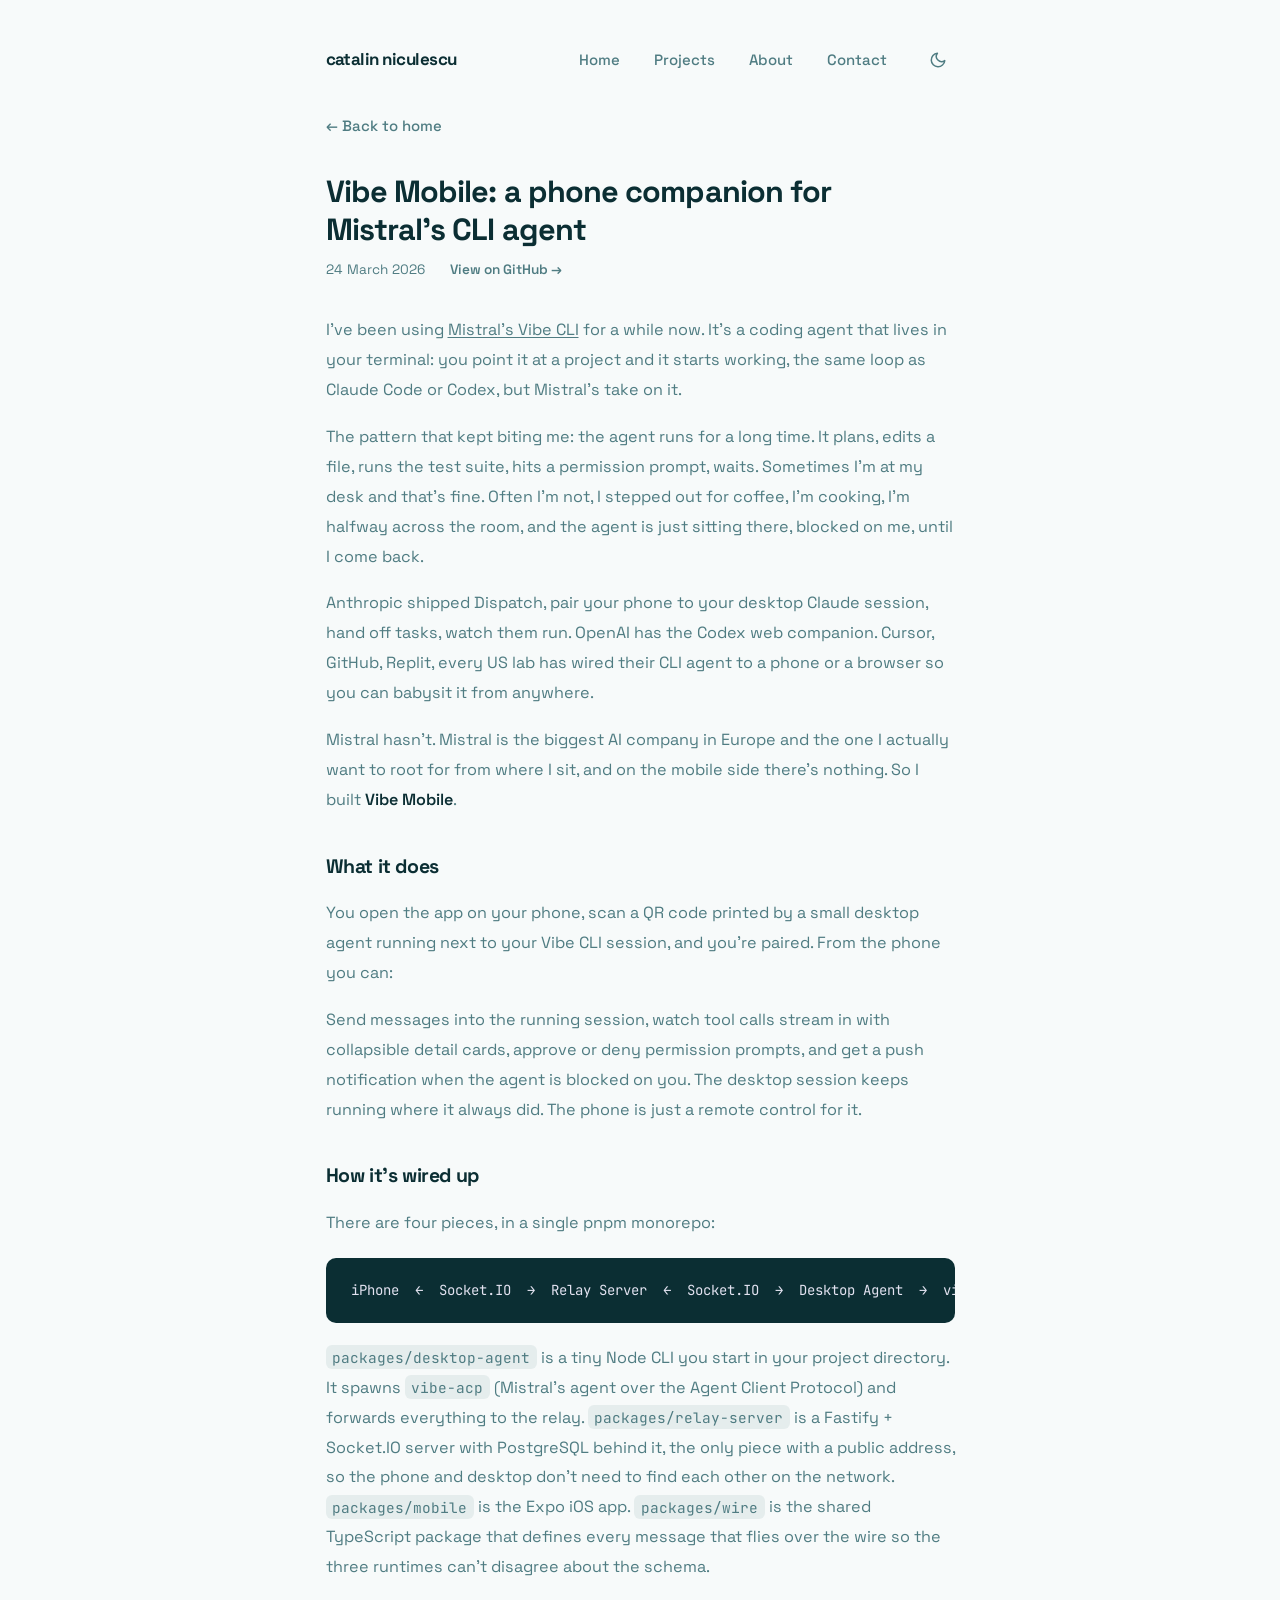
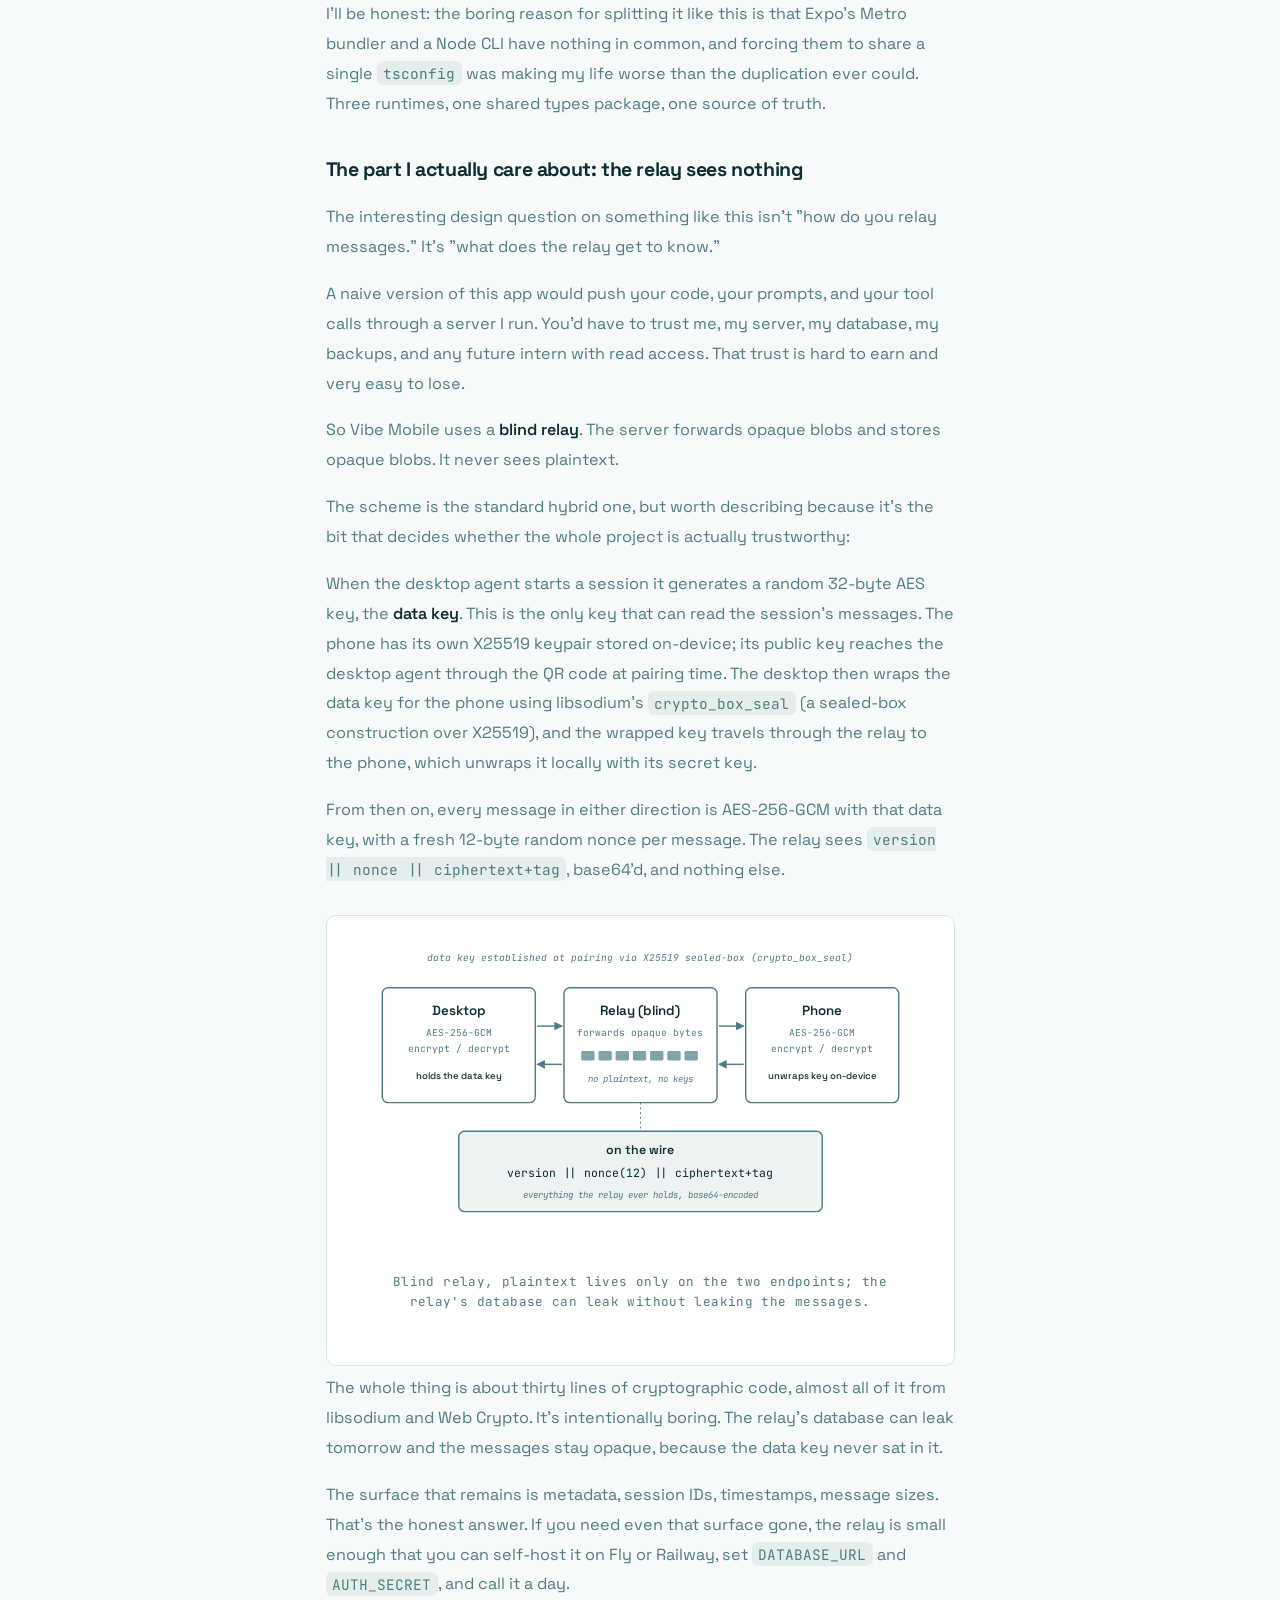
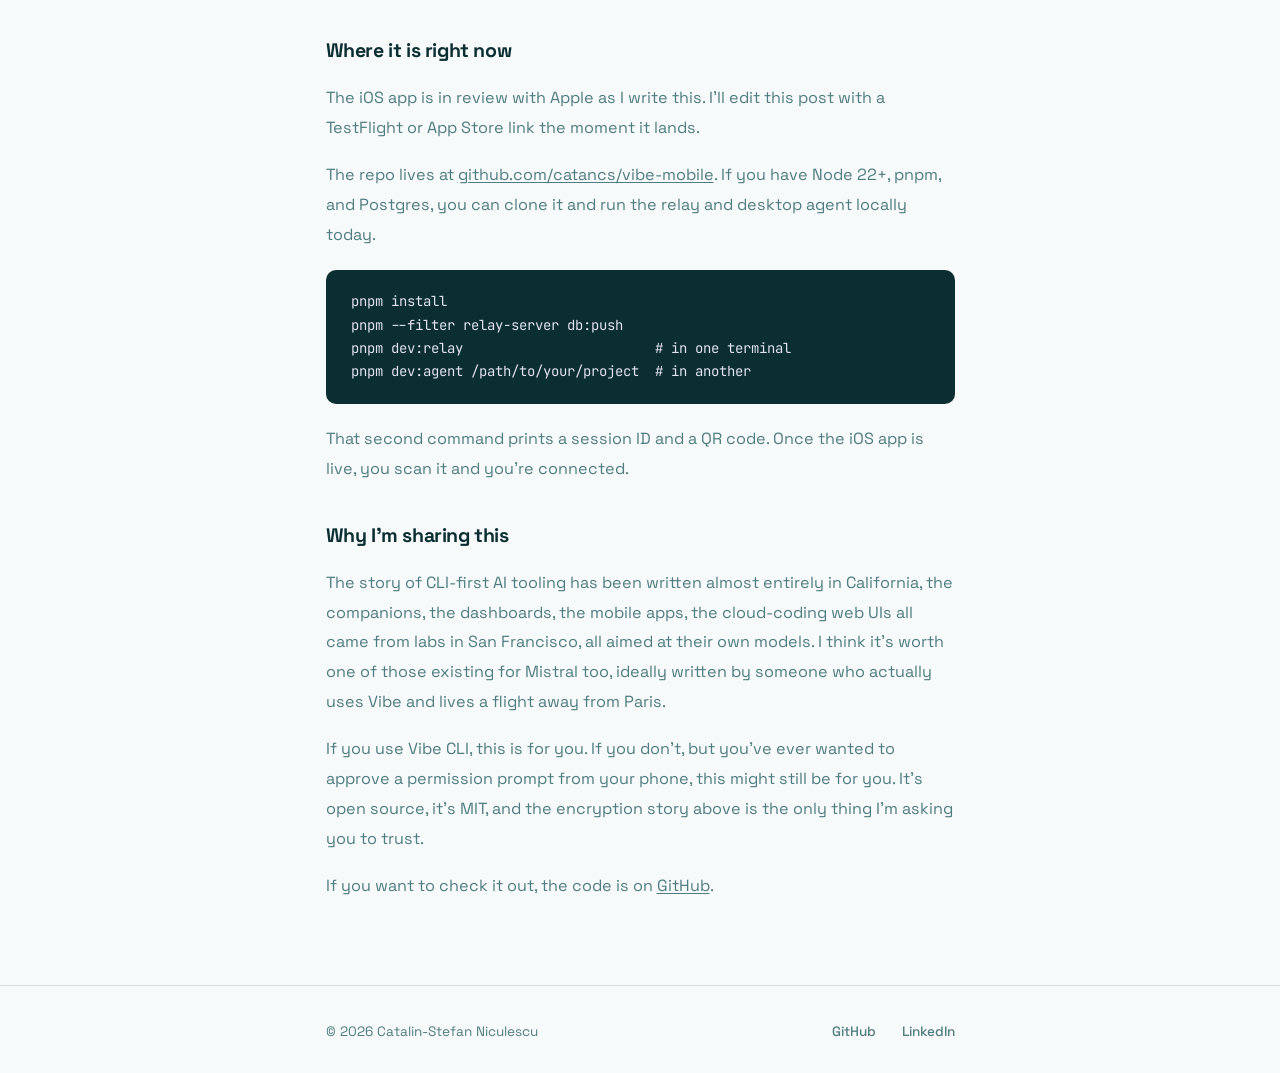
<file: posts/vibe-mobile.html>
<!DOCTYPE html>
<html lang="en">
<head>
  <meta charset="UTF-8">
  <meta name="viewport" content="width=device-width, initial-scale=1.0">
  <link rel="icon" type="image/svg+xml" href="../favicon.svg">
  <meta name="theme-color" content="#f7fafa" media="(prefers-color-scheme: light)">
  <meta name="theme-color" content="#0c1f22" media="(prefers-color-scheme: dark)">
  <script>(function(){try{var t=localStorage.getItem("theme");if(t)document.documentElement.setAttribute("data-theme",t);}catch(e){}})();</script>
  <title>Vibe Mobile: a phone companion for Mistral's CLI agent - Catalin-Stefan Niculescu</title>
  <link rel="preconnect" href="https://fonts.googleapis.com">
  <link rel="preconnect" href="https://fonts.gstatic.com" crossorigin>
  <link href="https://fonts.googleapis.com/css2?family=Space+Grotesk:wght@400;500;600;700&family=JetBrains+Mono:wght@400;600&display=swap" rel="stylesheet">
  <link rel="stylesheet" href="../style.css">
</head>
<body>

  <nav>
    <div class="container">
      <a href="../index.html" class="nav-name">catalin niculescu</a>
      <ul class="nav-links">
        <li><a href="../index.html">Home</a></li>
        <li><a href="../projects.html">Projects</a></li>
        <li><a href="../about.html">About</a></li>
        <li><a href="../contact.html">Contact</a></li>
        <li class="nav-toggle-li">
          <button type="button" class="theme-toggle" aria-label="Toggle dark mode" title="Toggle theme">
            <svg class="icon-moon" viewBox="0 0 24 24" fill="none" stroke="currentColor" stroke-width="2" stroke-linecap="round" stroke-linejoin="round"><path d="M21 12.79A9 9 0 1 1 11.21 3 7 7 0 0 0 21 12.79z"/></svg>
            <svg class="icon-sun" viewBox="0 0 24 24" fill="none" stroke="currentColor" stroke-width="2" stroke-linecap="round" stroke-linejoin="round"><circle cx="12" cy="12" r="5"/><line x1="12" y1="1" x2="12" y2="3"/><line x1="12" y1="21" x2="12" y2="23"/><line x1="4.22" y1="4.22" x2="5.64" y2="5.64"/><line x1="18.36" y1="18.36" x2="19.78" y2="19.78"/><line x1="1" y1="12" x2="3" y2="12"/><line x1="21" y1="12" x2="23" y2="12"/><line x1="4.22" y1="19.78" x2="5.64" y2="18.36"/><line x1="18.36" y1="5.64" x2="19.78" y2="4.22"/></svg>
          </button>
        </li>
      </ul>
    </div>
  </nav>

  <main class="container">

    <a href="../index.html" class="post-back">&larr; Back to home</a>

    <h1 style="font-size: 1.8rem; font-weight: 700; letter-spacing: -0.03em; line-height: 1.25; margin-bottom: 0.5rem;">Vibe Mobile: a phone companion for Mistral's CLI agent</h1>

    <div class="post-meta">
      <span>24 March 2026</span>
      <a href="https://github.com/catancs/vibe-mobile" target="_blank" rel="noopener">View on GitHub &rarr;</a>
    </div>

    <div class="post-content">

      <p>
        I've been using <a href="https://docs.mistral.ai/mistral-vibe/introduction">Mistral's Vibe CLI</a> for a while now. It's a coding agent that lives in your terminal: you point it at a project and it starts working, the same loop as Claude Code or Codex, but Mistral's take on it.
      </p>

      <p>
        The pattern that kept biting me: the agent runs for a long time. It plans, edits a file, runs the test suite, hits a permission prompt, waits. Sometimes I'm at my desk and that's fine. Often I'm not, I stepped out for coffee, I'm cooking, I'm halfway across the room, and the agent is just sitting there, blocked on me, until I come back.
      </p>

      <p>
        Anthropic shipped Dispatch, pair your phone to your desktop Claude session, hand off tasks, watch them run. OpenAI has the Codex web companion. Cursor, GitHub, Replit, every US lab has wired their CLI agent to a phone or a browser so you can babysit it from anywhere.
      </p>

      <p>
        Mistral hasn't. Mistral is the biggest AI company in Europe and the one I actually want to root for from where I sit, and on the mobile side there's nothing. So I built <strong>Vibe Mobile</strong>.
      </p>

      <h2>What it does</h2>

      <p>
        You open the app on your phone, scan a QR code printed by a small desktop agent running next to your Vibe CLI session, and you're paired. From the phone you can:
      </p>

      <p>
        Send messages into the running session, watch tool calls stream in with collapsible detail cards, approve or deny permission prompts, and get a push notification when the agent is blocked on you. The desktop session keeps running where it always did. The phone is just a remote control for it.
      </p>

      <h2>How it's wired up</h2>

      <p>
        There are four pieces, in a single pnpm monorepo:
      </p>

<pre><code>iPhone  ←  Socket.IO  →  Relay Server  ←  Socket.IO  →  Desktop Agent  →  vibe-acp</code></pre>

      <p>
        <code>packages/desktop-agent</code> is a tiny Node CLI you start in your project directory. It spawns <code>vibe-acp</code> (Mistral's agent over the Agent Client Protocol) and forwards everything to the relay. <code>packages/relay-server</code> is a Fastify + Socket.IO server with PostgreSQL behind it, the only piece with a public address, so the phone and desktop don't need to find each other on the network. <code>packages/mobile</code> is the Expo iOS app. <code>packages/wire</code> is the shared TypeScript package that defines every message that flies over the wire so the three runtimes can't disagree about the schema.
      </p>

      <p>
        I'll be honest: the boring reason for splitting it like this is that Expo's Metro bundler and a Node CLI have nothing in common, and forcing them to share a single <code>tsconfig</code> was making my life worse than the duplication ever could. Three runtimes, one shared types package, one source of truth.
      </p>

      <h2>The part I actually care about: the relay sees nothing</h2>

      <p>
        The interesting design question on something like this isn't "how do you relay messages." It's "what does the relay get to know."
      </p>

      <p>
        A naive version of this app would push your code, your prompts, and your tool calls through a server I run. You'd have to trust me, my server, my database, my backups, and any future intern with read access. That trust is hard to earn and very easy to lose.
      </p>

      <p>
        So Vibe Mobile uses a <strong>blind relay</strong>. The server forwards opaque blobs and stores opaque blobs. It never sees plaintext.
      </p>

      <p>
        The scheme is the standard hybrid one, but worth describing because it's the bit that decides whether the whole project is actually trustworthy:
      </p>

      <p>
        When the desktop agent starts a session it generates a random 32-byte AES key, the <strong>data key</strong>. This is the only key that can read the session's messages. The phone has its own X25519 keypair stored on-device; its public key reaches the desktop agent through the QR code at pairing time. The desktop then wraps the data key for the phone using libsodium's <code>crypto_box_seal</code> (a sealed-box construction over X25519), and the wrapped key travels through the relay to the phone, which unwraps it locally with its secret key.
      </p>

      <p>
        From then on, every message in either direction is AES-256-GCM with that data key, with a fresh 12-byte random nonce per message. The relay sees <code>version || nonce || ciphertext+tag</code>, base64'd, and nothing else.
      </p>

      <figure class="post-diagram">
        <svg viewBox="0 0 620 340" xmlns="http://www.w3.org/2000/svg" role="img" aria-label="Blind relay encryption: desktop and phone encrypt end-to-end with AES-256-GCM; the relay only ever holds opaque ciphertext">
          <defs>
            <marker id="vm-arr" viewBox="0 0 10 10" refX="9" refY="5" markerWidth="6" markerHeight="6" orient="auto-start-reverse">
              <path d="M0,0 L10,5 L0,10 z" fill="#4F7C82"/>
            </marker>
          </defs>

          <!-- Top context note -->
          <text x="310" y="22" text-anchor="middle" font-family="'JetBrains Mono', monospace" font-size="10" fill="#4F7C82" font-style="italic">data key established at pairing via X25519 sealed-box (crypto_box_seal)</text>

          <!-- Desktop -->
          <rect x="40" y="50" width="160" height="120" rx="6" fill="#ffffff" stroke="#4F7C82" stroke-width="1.5"/>
          <text x="120" y="78" text-anchor="middle" font-family="'Space Grotesk', sans-serif" font-size="14" font-weight="600" fill="#0B2E33">Desktop</text>
          <text x="120" y="100" text-anchor="middle" font-family="'JetBrains Mono', monospace" font-size="10" fill="#4F7C82">AES-256-GCM</text>
          <text x="120" y="117" text-anchor="middle" font-family="'JetBrains Mono', monospace" font-size="10" fill="#4F7C82">encrypt / decrypt</text>
          <text x="120" y="145" text-anchor="middle" font-family="'Space Grotesk', sans-serif" font-size="10" fill="#0B2E33" font-weight="500">holds the data key</text>

          <!-- Relay (blind) -->
          <rect x="230" y="50" width="160" height="120" rx="6" fill="#ffffff" stroke="#4F7C82" stroke-width="1.5"/>
          <text x="310" y="78" text-anchor="middle" font-family="'Space Grotesk', sans-serif" font-size="14" font-weight="600" fill="#0B2E33">Relay (blind)</text>
          <text x="310" y="100" text-anchor="middle" font-family="'JetBrains Mono', monospace" font-size="10" fill="#4F7C82">forwards opaque bytes</text>
          <!-- Redacted-block visualization -->
          <g opacity="0.7">
            <rect x="248" y="116" width="14" height="10" rx="1.5" fill="#4F7C82"/>
            <rect x="266" y="116" width="14" height="10" rx="1.5" fill="#4F7C82"/>
            <rect x="284" y="116" width="14" height="10" rx="1.5" fill="#4F7C82"/>
            <rect x="302" y="116" width="14" height="10" rx="1.5" fill="#4F7C82"/>
            <rect x="320" y="116" width="14" height="10" rx="1.5" fill="#4F7C82"/>
            <rect x="338" y="116" width="14" height="10" rx="1.5" fill="#4F7C82"/>
            <rect x="356" y="116" width="14" height="10" rx="1.5" fill="#4F7C82"/>
          </g>
          <text x="310" y="148" text-anchor="middle" font-family="'JetBrains Mono', monospace" font-size="9.5" fill="#4F7C82" font-style="italic">no plaintext, no keys</text>

          <!-- Phone -->
          <rect x="420" y="50" width="160" height="120" rx="6" fill="#ffffff" stroke="#4F7C82" stroke-width="1.5"/>
          <text x="500" y="78" text-anchor="middle" font-family="'Space Grotesk', sans-serif" font-size="14" font-weight="600" fill="#0B2E33">Phone</text>
          <text x="500" y="100" text-anchor="middle" font-family="'JetBrains Mono', monospace" font-size="10" fill="#4F7C82">AES-256-GCM</text>
          <text x="500" y="117" text-anchor="middle" font-family="'JetBrains Mono', monospace" font-size="10" fill="#4F7C82">encrypt / decrypt</text>
          <text x="500" y="145" text-anchor="middle" font-family="'Space Grotesk', sans-serif" font-size="10" fill="#0B2E33" font-weight="500">unwraps key on-device</text>

          <!-- Arrows: rightward (desktop -> relay -> phone) on top -->
          <line x1="202" y1="90" x2="228" y2="90" stroke="#4F7C82" stroke-width="1.5" marker-end="url(#vm-arr)"/>
          <line x1="392" y1="90" x2="418" y2="90" stroke="#4F7C82" stroke-width="1.5" marker-end="url(#vm-arr)"/>
          <!-- Arrows: leftward (phone -> relay -> desktop) on bottom -->
          <line x1="418" y1="130" x2="392" y2="130" stroke="#4F7C82" stroke-width="1.5" marker-end="url(#vm-arr)"/>
          <line x1="228" y1="130" x2="202" y2="130" stroke="#4F7C82" stroke-width="1.5" marker-end="url(#vm-arr)"/>

          <!-- Connector line down to wire-format callout -->
          <line x1="310" y1="170" x2="310" y2="198" stroke="#4F7C82" stroke-width="1" stroke-dasharray="2 3"/>

          <!-- Wire format callout -->
          <rect x="120" y="200" width="380" height="84" rx="6" fill="rgba(79, 124, 130, 0.10)" stroke="#4F7C82" stroke-width="1.5"/>
          <text x="310" y="224" text-anchor="middle" font-family="'Space Grotesk', sans-serif" font-size="13" font-weight="600" fill="#0B2E33">on the wire</text>
          <text x="310" y="248" text-anchor="middle" font-family="'JetBrains Mono', monospace" font-size="12" fill="#0B2E33">version || nonce(12) || ciphertext+tag</text>
          <text x="310" y="270" text-anchor="middle" font-family="'JetBrains Mono', monospace" font-size="9.5" fill="#4F7C82" font-style="italic">everything the relay ever holds, base64-encoded</text>
        </svg>
        <figcaption class="post-diagram-caption">Blind relay, plaintext lives only on the two endpoints; the relay's database can leak without leaking the messages.</figcaption>
      </figure>

      <p>
        The whole thing is about thirty lines of cryptographic code, almost all of it from libsodium and Web Crypto. It's intentionally boring. The relay's database can leak tomorrow and the messages stay opaque, because the data key never sat in it.
      </p>

      <p>
        The surface that remains is metadata, session IDs, timestamps, message sizes. That's the honest answer. If you need even that surface gone, the relay is small enough that you can self-host it on Fly or Railway, set <code>DATABASE_URL</code> and <code>AUTH_SECRET</code>, and call it a day.
      </p>

      <h2>Where it is right now</h2>

      <p>
        The iOS app is in review with Apple as I write this. I'll edit this post with a TestFlight or App Store link the moment it lands.
      </p>

      <p>
        The repo lives at <a href="https://github.com/catancs/vibe-mobile">github.com/catancs/vibe-mobile</a>. If you have Node 22+, pnpm, and Postgres, you can clone it and run the relay and desktop agent locally today.
      </p>

<pre><code>pnpm install
pnpm --filter relay-server db:push
pnpm dev:relay                        # in one terminal
pnpm dev:agent /path/to/your/project  # in another</code></pre>

      <p>
        That second command prints a session ID and a QR code. Once the iOS app is live, you scan it and you're connected.
      </p>

      <h2>Why I'm sharing this</h2>

      <p>
        The story of CLI-first AI tooling has been written almost entirely in California, the companions, the dashboards, the mobile apps, the cloud-coding web UIs all came from labs in San Francisco, all aimed at their own models. I think it's worth one of those existing for Mistral too, ideally written by someone who actually uses Vibe and lives a flight away from Paris.
      </p>

      <p>
        If you use Vibe CLI, this is for you. If you don't, but you've ever wanted to approve a permission prompt from your phone, this might still be for you. It's open source, it's MIT, and the encryption story above is the only thing I'm asking you to trust.
      </p>

      <p>
        If you want to check it out, the code is on <a href="https://github.com/catancs/vibe-mobile">GitHub</a>.
      </p>

    </div>

  </main>

  <footer>
    <div class="container">
      <span>&copy; 2026 Catalin-Stefan Niculescu</span>
      <div class="footer-links">
        <a href="https://github.com/catancs" target="_blank" rel="noopener">GitHub</a>
        <a href="https://www.linkedin.com/in/catalin-stefan-niculescu-9aa531197/" target="_blank" rel="noopener">LinkedIn</a>
      </div>
    </div>
  </footer>

  <script src="../theme.js"></script>

</body>
</html>
</file>
<file: style.css>
/* === Design tokens === */
:root {
  /* Light theme (default) */
  --bg: #f7fafa;
  --surface: #ffffff;
  --text: #0B2E33;
  --text-muted: #4F7C82;
  --accent: #4F7C82;
  --accent-soft: rgba(79, 124, 130, 0.10);
  --border: #d4e4e6;
  --code-bg: #0B2E33;
  --code-text: #e2e2f0;

  /* Radius scale (one system, used everywhere) */
  --radius-sm: 6px;
  --radius-md: 10px;
  --radius-pill: 999px;

  --ease: cubic-bezier(0.16, 1, 0.3, 1);
  --max-width: 680px;
}

/* Dark theme: follow the OS unless the visitor forced light */
@media (prefers-color-scheme: dark) {
  :root:not([data-theme="light"]) {
    --bg: #0c1f22;
    --surface: #11292e;
    --text: #e6f0f0;
    --text-muted: #93b4b7;
    --accent: #6fb3b9;
    --accent-soft: rgba(111, 179, 185, 0.14);
    --border: #1e3a3f;
    --code-bg: #081619;
    --code-text: #d7e6e6;
  }
}

/* Dark theme: forced on via the toggle (overrides OS) */
:root[data-theme="dark"] {
  --bg: #0c1f22;
  --surface: #11292e;
  --text: #e6f0f0;
  --text-muted: #93b4b7;
  --accent: #6fb3b9;
  --accent-soft: rgba(111, 179, 185, 0.14);
  --border: #1e3a3f;
  --code-bg: #081619;
  --code-text: #d7e6e6;
}

*, *::before, *::after {
  margin: 0;
  padding: 0;
  box-sizing: border-box;
}

html {
  font-size: 17px;
  scroll-behavior: smooth;
}

body {
  font-family: 'Space Grotesk', sans-serif;
  background: var(--bg);
  color: var(--text);
  line-height: 1.75;
  -webkit-font-smoothing: antialiased;
  transition: background 0.3s var(--ease), color 0.3s var(--ease);
}

a {
  color: var(--accent);
  text-decoration: none;
  transition: opacity 0.2s, color 0.2s;
}

a:hover {
  opacity: 0.75;
}

/* Keyboard focus: visible ring for everyone tabbing through */
a:focus-visible,
button:focus-visible {
  outline: 2px solid var(--accent);
  outline-offset: 3px;
  border-radius: 3px;
  opacity: 1;
}

::selection {
  background: var(--accent);
  color: var(--bg);
}

/* === Layout === */
.container {
  max-width: var(--max-width);
  margin: 0 auto;
  padding: 0 1.5rem;
}

/* === Navigation === */
nav {
  padding: 2.5rem 0 2rem;
}

nav .container {
  display: flex;
  justify-content: space-between;
  align-items: center;
}

.nav-name {
  font-weight: 700;
  font-size: 1rem;
  color: var(--text);
  text-decoration: none;
  letter-spacing: -0.03em;
}

.nav-name:hover {
  color: var(--accent);
  opacity: 1;
}

.nav-links {
  display: flex;
  gap: 2rem;
  list-style: none;
  align-items: center;
}

.nav-links a {
  color: var(--text-muted);
  font-size: 0.88rem;
  font-weight: 500;
  text-decoration: none;
}

.nav-links a:hover {
  color: var(--text);
  opacity: 1;
}

.nav-links a.active {
  color: var(--accent);
}

/* === Theme toggle === */
.nav-toggle-li {
  display: flex;
  align-items: center;
}

.theme-toggle {
  background: none;
  border: none;
  cursor: pointer;
  color: var(--text-muted);
  display: flex;
  align-items: center;
  justify-content: center;
  width: 34px;
  height: 34px;
  border-radius: var(--radius-sm);
  transition: color 0.2s, background 0.2s;
}

.theme-toggle:hover {
  color: var(--accent);
  background: var(--accent-soft);
}

.theme-toggle svg {
  width: 18px;
  height: 18px;
}

/* Show the icon that represents the theme you'd switch TO */
.theme-toggle .icon-sun { display: none; }
.theme-toggle .icon-moon { display: block; }

@media (prefers-color-scheme: dark) {
  :root:not([data-theme="light"]) .theme-toggle .icon-sun { display: block; }
  :root:not([data-theme="light"]) .theme-toggle .icon-moon { display: none; }
}

:root[data-theme="dark"] .theme-toggle .icon-sun { display: block; }
:root[data-theme="dark"] .theme-toggle .icon-moon { display: none; }

/* === Hero === */
.hero {
  padding: 3rem 0 4rem;
}

.hero h1 {
  font-size: 2.2rem;
  font-weight: 700;
  letter-spacing: -0.04em;
  line-height: 1.2;
  margin-bottom: 1.2rem;
}

.hero h1 span {
  color: var(--accent);
}

.hero-text {
  font-size: 1.05rem;
  color: var(--text-muted);
  line-height: 1.8;
}

.hero-text strong {
  color: var(--text);
  font-weight: 600;
}

.hero-photo {
  float: right;
  width: 180px;
  height: auto;
  border-radius: var(--radius-md);
  margin: 0.2rem 0 1rem 1.5rem;
  shape-outside: margin-box;
}

/* === Section === */
section {
  margin-bottom: 4rem;
}

.section-label {
  font-size: 0.72rem;
  font-weight: 700;
  text-transform: uppercase;
  letter-spacing: 0.12em;
  color: var(--accent);
  margin-bottom: 1.5rem;
}

/* === Home: Role Cards === */
.roles {
  display: flex;
  flex-direction: column;
  gap: 1.2rem;
}

.role {
  display: flex;
  justify-content: space-between;
  align-items: baseline;
  padding-bottom: 1.2rem;
  border-bottom: 1px solid var(--border);
}

.role:last-child {
  border-bottom: none;
  padding-bottom: 0;
}

.role-title {
  font-weight: 600;
  font-size: 0.95rem;
}

.role-company {
  color: var(--text-muted);
  font-size: 0.88rem;
}

.role-date {
  font-size: 0.8rem;
  color: var(--text-muted);
  white-space: nowrap;
}

/* === Home: Skills === */
.skills {
  display: flex;
  flex-wrap: wrap;
  gap: 0.45rem;
}

.skill {
  background: var(--accent-soft);
  color: var(--accent);
  padding: 0.3rem 0.75rem;
  border-radius: var(--radius-pill);
  font-size: 0.78rem;
  font-weight: 600;
}

/* === Latest Posts === */
.post-list {
  display: flex;
  flex-direction: column;
}

.post-item {
  display: flex;
  align-items: baseline;
  gap: 1.2rem;
  padding: 0.9rem 0;
  border-bottom: 1px solid var(--border);
  text-decoration: none;
  color: var(--text);
}

.post-item:first-child {
  padding-top: 0;
}

.post-item:last-child {
  border-bottom: none;
}

.post-date {
  font-size: 0.78rem;
  color: var(--text-muted);
  white-space: nowrap;
  min-width: 7.5rem;
}

.post-title {
  font-weight: 600;
  font-size: 0.95rem;
  transition: color 0.2s;
  text-decoration: underline;
  text-underline-offset: 3px;
  text-decoration-color: var(--border);
}

.post-item:hover .post-title {
  color: var(--accent);
  text-decoration-color: var(--accent);
}

/* === Find me on === */
.find-me {
  display: flex;
  align-items: center;
  gap: 0.7rem;
  margin-top: 1.5rem;
  font-size: 0.9rem;
  color: var(--text-muted);
}

.find-me span {
  font-weight: 500;
}

.social-icons {
  display: flex;
  gap: 0.6rem;
  align-items: center;
}

.social-icons a {
  color: var(--text-muted);
  display: flex;
  align-items: center;
  transition: color 0.2s;
}

.social-icons a:hover {
  color: var(--accent);
  opacity: 1;
}

.social-icons a svg {
  width: 20px;
  height: 20px;
}

/* === Timeline (Projects) === */
.timeline {
  position: relative;
  padding-left: 2rem;
}

.timeline::before {
  content: '';
  position: absolute;
  left: 3px;
  top: 8px;
  bottom: 8px;
  width: 2px;
  background: var(--border);
}

.timeline-item {
  position: relative;
  margin-bottom: 2.5rem;
}

.timeline-item:last-child {
  margin-bottom: 0;
}

.timeline-item::before {
  content: '';
  position: absolute;
  left: -2rem;
  top: 8px;
  width: 8px;
  height: 8px;
  border-radius: 50%;
  background: var(--accent);
  border: 2px solid var(--bg);
  box-shadow: 0 0 0 2px var(--accent);
}

.timeline-date {
  font-size: 0.75rem;
  font-weight: 600;
  color: var(--text-muted);
  margin-bottom: 0.3rem;
  letter-spacing: 0.02em;
}

.timeline-title {
  font-size: 1.1rem;
  font-weight: 700;
  letter-spacing: -0.02em;
  margin-bottom: 0.3rem;
}

.timeline-title a {
  color: var(--text);
  text-decoration: none;
}

.timeline-title a:hover {
  color: var(--accent);
  opacity: 1;
}

.timeline-title a svg {
  width: 14px;
  height: 14px;
  vertical-align: -1px;
  margin-left: 4px;
  opacity: 0.4;
  transition: opacity 0.2s;
}

.timeline-title a:hover svg {
  opacity: 1;
}

.timeline-desc {
  font-size: 0.9rem;
  color: var(--text-muted);
  line-height: 1.7;
  margin-bottom: 0.6rem;
}

.timeline-tags {
  display: flex;
  flex-wrap: wrap;
  gap: 0.35rem;
}

.timeline-tag {
  font-size: 0.72rem;
  font-weight: 600;
  color: var(--accent);
  background: var(--accent-soft);
  padding: 0.2rem 0.55rem;
  border-radius: var(--radius-sm);
}

/* === About === */
.about-block {
  margin-bottom: 3rem;
}

.about-block h2 {
  font-size: 1.2rem;
  font-weight: 700;
  letter-spacing: -0.02em;
  margin-bottom: 0.8rem;
}

.about-block p {
  color: var(--text-muted);
  margin-bottom: 0.8rem;
  font-size: 0.95rem;
}

.about-block p strong {
  color: var(--text);
  font-weight: 600;
}

.work-with-me {
  background: var(--accent-soft);
  border-left: 3px solid var(--accent);
  padding: 1.5rem 1.8rem;
  border-radius: 0 var(--radius-md) var(--radius-md) 0;
}

.work-with-me h2 {
  color: var(--accent);
}

.work-with-me p {
  color: var(--text);
}

/* === Contact === */
.contact-list {
  display: flex;
  flex-direction: column;
}

.contact-row {
  display: flex;
  align-items: center;
  gap: 1rem;
  padding: 1rem 0;
  border-bottom: 1px solid var(--border);
  text-decoration: none;
  color: var(--text);
  transition: color 0.2s;
}

.contact-row:last-child {
  border-bottom: none;
}

.contact-row:hover {
  color: var(--accent);
  opacity: 1;
}

.contact-row svg {
  width: 20px;
  height: 20px;
  flex-shrink: 0;
  color: var(--accent);
}

.contact-row .label {
  font-size: 0.72rem;
  font-weight: 700;
  text-transform: uppercase;
  letter-spacing: 0.1em;
  color: var(--text-muted);
}

.contact-row .value {
  font-size: 0.95rem;
  font-weight: 500;
}

/* === Blog Post === */
.post-content {
  font-size: 0.95rem;
  line-height: 1.85;
  color: var(--text-muted);
}

.post-content strong {
  color: var(--text);
  font-weight: 600;
}

.post-content h2 {
  font-size: 1.15rem;
  font-weight: 700;
  color: var(--text);
  margin: 2rem 0 0.8rem;
  letter-spacing: -0.02em;
}

.post-content p {
  margin-bottom: 1rem;
}

.post-content a {
  color: var(--accent);
  text-decoration: underline;
  text-underline-offset: 2px;
}

.post-content code {
  background: var(--accent-soft);
  color: var(--accent);
  padding: 0.15rem 0.4rem;
  border-radius: var(--radius-sm);
  font-size: 0.85rem;
  font-family: 'JetBrains Mono', monospace;
}

.post-content pre {
  background: var(--code-bg);
  color: var(--code-text);
  padding: 1.2rem 1.5rem;
  border-radius: var(--radius-md);
  overflow-x: auto;
  margin: 1.2rem 0;
  font-size: 0.82rem;
  line-height: 1.6;
}

.post-content pre code {
  background: none;
  color: inherit;
  padding: 0;
  border-radius: 0;
  font-size: inherit;
}

.post-meta {
  font-size: 0.8rem;
  color: var(--text-muted);
  margin-bottom: 2rem;
  display: flex;
  gap: 1.5rem;
  align-items: center;
}

.post-meta a {
  color: var(--accent);
  font-weight: 600;
}

.post-back {
  display: inline-block;
  margin-bottom: 2rem;
  font-size: 0.88rem;
  font-weight: 500;
  color: var(--text-muted);
}

.post-back:hover {
  color: var(--accent);
  opacity: 1;
}

/* === Post diagrams === */
/* Diagrams are hand-drawn SVG built for a light surface, so they always
   sit on a white figure card. In dark mode this reads as an intentional
   inset rather than letting white shapes clash with the dark page. */
.post-diagram {
  margin: 1.8rem 0 0.4rem;
  display: block;
  background: #ffffff;
  border: 1px solid var(--border);
  border-radius: var(--radius-md);
  padding: 1.4rem 1rem;
}

.post-diagram svg {
  display: block;
  width: 100%;
  max-width: 600px;
  height: auto;
  margin: 0 auto;
}

.post-diagram-caption {
  text-align: center;
  font-size: 0.74rem;
  font-family: 'JetBrains Mono', monospace;
  color: var(--text-muted);
  letter-spacing: 0.03em;
  margin: 0.4rem auto 1.8rem;
  max-width: 500px;
  line-height: 1.55;
}

/* === Post weekly sections (multi-update posts) === */
.post-week-label {
  display: inline-block;
  font-family: 'JetBrains Mono', monospace;
  font-size: 0.7rem;
  font-weight: 600;
  text-transform: uppercase;
  letter-spacing: 0.18em;
  color: var(--accent);
  background: var(--accent-soft);
  padding: 0.35rem 0.75rem;
  border-radius: var(--radius-sm);
  margin-bottom: 1.5rem;
}

.post-week-separator {
  display: flex;
  align-items: center;
  justify-content: center;
  margin: 4rem 0 2.5rem 0;
  position: relative;
}

.post-week-separator::before,
.post-week-separator::after {
  content: "";
  flex: 1;
  height: 1px;
  background: linear-gradient(to right, transparent, var(--border), transparent);
}

.post-week-separator span {
  padding: 0 1rem;
  letter-spacing: 0.6em;
  color: var(--text-muted);
  font-size: 1rem;
  opacity: 0.55;
}

/* === Reading === */
.reading-list {
  display: flex;
  flex-direction: column;
  gap: 0.8rem;
}

.reading-item {
  display: flex;
  align-items: baseline;
  gap: 1rem;
}

.reading-label {
  font-size: 0.78rem;
  font-weight: 600;
  color: var(--text-muted);
  white-space: nowrap;
  min-width: 7rem;
}

.reading-value {
  font-size: 0.92rem;
  font-weight: 500;
  color: var(--text);
}

/* === Footer === */
footer {
  margin-top: 5rem;
  padding: 2rem 0;
  border-top: 1px solid var(--border);
}

footer .container {
  display: flex;
  justify-content: space-between;
  align-items: center;
  font-size: 0.8rem;
  color: var(--text-muted);
}

footer a {
  color: var(--text-muted);
  text-decoration: none;
  font-weight: 500;
}

footer a:hover {
  color: var(--accent);
}

.footer-links {
  display: flex;
  gap: 1.5rem;
}

/* === Motion: subtle one-time entrance, off for reduced-motion === */
@media (prefers-reduced-motion: no-preference) {
  .hero,
  main > section,
  .about-block,
  .post-content {
    animation: fade-up 0.6s var(--ease) both;
  }

  main > section:nth-of-type(1) { animation-delay: 0.06s; }
  main > section:nth-of-type(2) { animation-delay: 0.12s; }
  main > section:nth-of-type(3) { animation-delay: 0.18s; }
}

@keyframes fade-up {
  from { opacity: 0; transform: translateY(12px); }
  to   { opacity: 1; transform: none; }
}

/* === Responsive === */
@media (max-width: 600px) {
  html { font-size: 15px; }

  nav .container {
    flex-direction: column;
    align-items: flex-start;
    gap: 0.8rem;
  }

  .nav-links { gap: 1.4rem; }

  .hero h1 { font-size: 1.7rem; }

  .hero { padding: 2rem 0 3rem; }

  .hero-photo {
    float: none;
    display: block;
    width: 140px;
    margin: 0 auto 1.5rem;
  }

  .role {
    flex-direction: column;
    gap: 0.15rem;
  }

  .post-item {
    flex-direction: column;
    gap: 0.2rem;
  }
}
</file>
